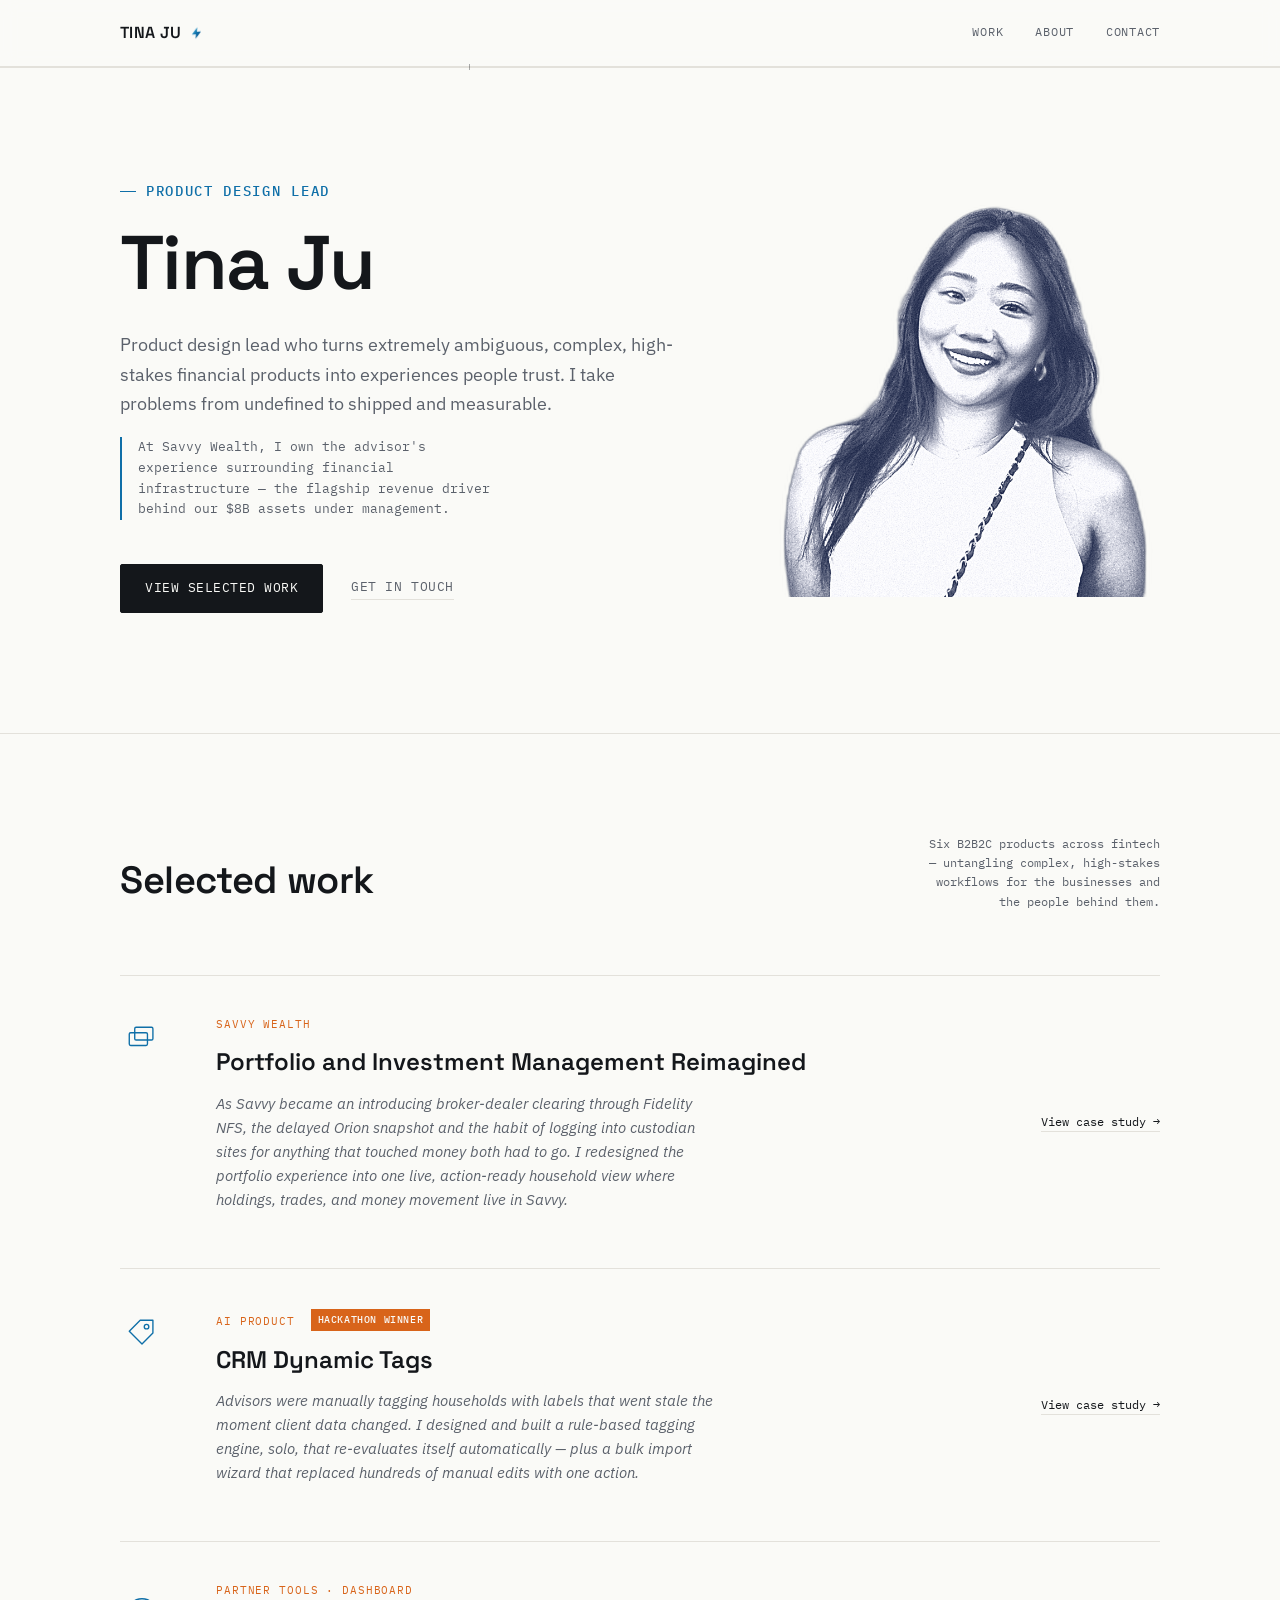
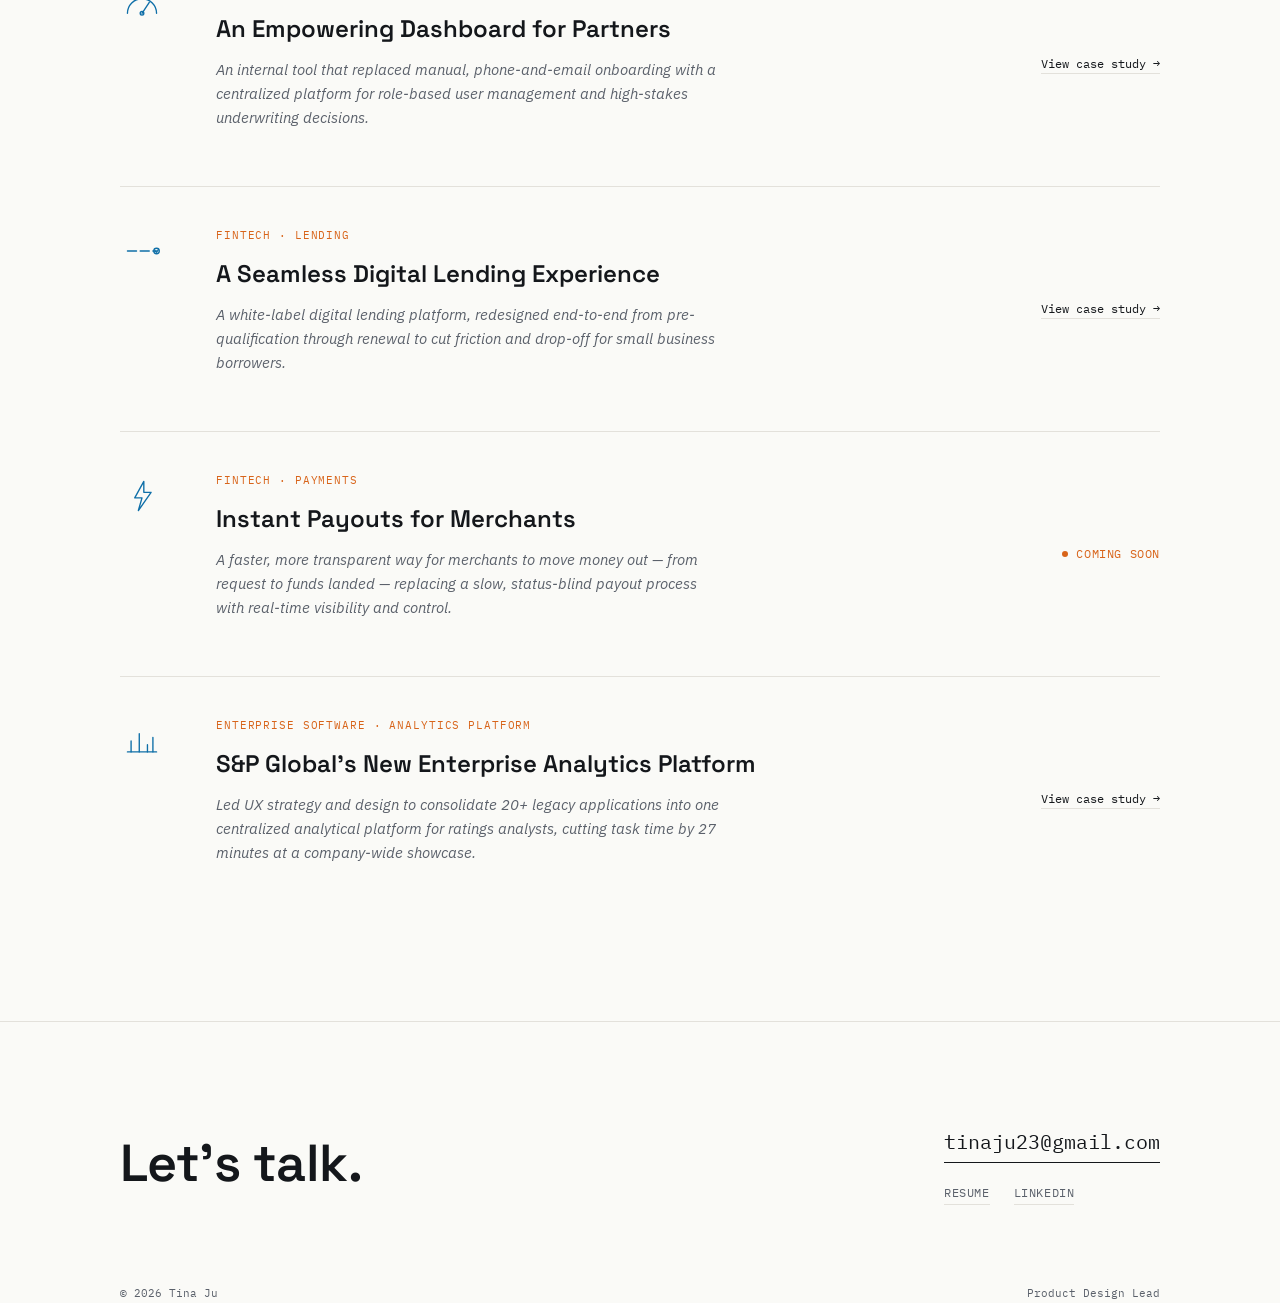
<file: index.html>
<!DOCTYPE html>
<html lang="en">
<head>
<meta charset="UTF-8">
<meta name="viewport" content="width=device-width, initial-scale=1.0">
<title>Tina Ju — Product Design Lead</title>
<meta name="description" content="Tina Ju, Product Design Lead. Designing transparency, trust, and human control into AI-assisted experiences, plus the design systems that turn ambiguity into shipped outcomes.">
<link rel="canonical" href="https://www.tina-ju.com/">
<meta property="og:title" content="Tina Ju — Product Design Lead">
<meta property="og:description" content="Designing transparency, trust, and human control into AI-assisted experiences, plus the design systems that turn ambiguity into shipped outcomes.">
<meta property="og:url" content="https://www.tina-ju.com/">
<meta property="og:type" content="website">
<link rel="icon" type="image/svg+xml" href="favicon.svg">
<link rel="preconnect" href="https://fonts.googleapis.com">
<link rel="preconnect" href="https://fonts.gstatic.com" crossorigin>
<link href="https://fonts.googleapis.com/css2?family=Space+Grotesk:wght@400;500;600;700&family=IBM+Plex+Sans:wght@400;500;600&family=IBM+Plex+Mono:wght@400;500&display=swap" rel="stylesheet">
<link rel="stylesheet" href="styles.css">
<style>
  /* ============ HERO ============ */
  #hero{
    padding:180px 0 120px;
    border-bottom:1px solid var(--line);
  }
  .hero-grid{
    display:grid;
    grid-template-columns:1.2fr .8fr;
    gap:64px;
    align-items:center;
  }
  .hero-photo{
    width:100%; height:auto; display:block;
    max-height:520px; object-fit:contain;
    margin-left:auto;
  }
  .eyebrow{
    font-family:var(--font-mono); font-size:12px; letter-spacing:0.12em;
    text-transform:uppercase; color:var(--verified);
    display:flex; align-items:center; gap:10px; margin-bottom:22px;
  }
  .eyebrow::before{
    content:''; width:16px; height:1px; background:var(--verified);
  }
  h1{
    font-family:var(--font-display); font-weight:600;
    font-size:clamp(42px, 6vw, 76px); line-height:1.02; letter-spacing:-0.02em;
    max-width:14ch;
  }
  .role{
    font-family:var(--font-display); font-weight:500; font-size:clamp(18px,2vw,22px);
    color:var(--slate); margin-top:18px;
  }
  .hero-sub{
    font-size:18px; color:var(--slate); max-width:52ch; margin-top:28px;
    line-height:1.65;
  }
  .hero-subcopy{
    font-family:var(--font-mono); font-size:13px; color:var(--slate);
    max-width:48ch; margin-top:18px; line-height:1.6;
    padding-left:16px; border-left:2px solid var(--verified);
  }
  .hero-cta{ display:flex; gap:28px; margin-top:44px; align-items:center; flex-wrap:wrap; }

  /* ============ WORK ============ */
  .project{
    display:grid; grid-template-columns:64px 1fr auto; gap:32px;
    align-items:start; padding:40px 0; border-top:1px solid var(--line);
    transition:background .2s ease, padding-left .2s ease, padding-right .2s ease;
    cursor:pointer;
  }
  .project:last-child{ border-bottom:none; }
  .project:hover{ background:var(--paper-dim); padding-left:20px; padding-right:20px; }
  .project-icon{
    width:44px; height:44px; color:var(--verified);
    padding-top:4px;
  }
  .project-tag{
    font-family:var(--font-mono); font-size:11px; letter-spacing:0.08em;
    text-transform:uppercase; color:var(--flag); margin-bottom:10px;
  }
  .badge-hackathon{
    display:inline-flex; align-items:center;
    font-family:var(--font-mono); font-size:10px; font-weight:500;
    letter-spacing:0.06em; text-transform:uppercase;
    color:var(--paper); background:var(--flag);
    padding:3px 7px; margin-left:8px; vertical-align:2px;
  }
  .project-title{
    font-family:var(--font-display); font-weight:600; font-size:24px;
    margin-bottom:10px;
  }
  .project-desc{
    font-style:italic; color:var(--slate); font-size:15px; max-width:56ch;
    margin-bottom:16px;
  }
  .project-link{
    font-family:var(--font-mono); font-size:12px; color:var(--ink);
    white-space:nowrap; align-self:center;
    border-bottom:1px solid var(--line);
    transition:border-color .15s ease;
  }
  .project:hover .project-link{ border-color:var(--verified); }
  .project-link.is-soon{
    display:inline-flex; align-items:center; gap:8px;
    color:var(--flag); border-color:transparent;
    text-transform:uppercase; letter-spacing:0.05em;
  }
  .project:hover .project-link.is-soon{ border-color:transparent; }
  .soon-dot{
    width:6px; height:6px; border-radius:50%; background:var(--flag);
    animation:pulse-dot 1.8s ease-in-out infinite;
  }
  @keyframes pulse-dot{
    0%, 100%{ opacity:1; transform:scale(1); }
    50%{ opacity:0.4; transform:scale(0.7); }
  }

  /* ============ CONTACT ============ */
  #contact{ border-bottom:none; padding-bottom:80px; }
  .contact-grid{
    display:flex; justify-content:space-between; align-items:flex-end;
    flex-wrap:wrap; gap:40px;
  }
  #contact h2{
    font-family:var(--font-display); font-weight:600;
    font-size:clamp(32px,4.4vw,52px); letter-spacing:-0.01em; max-width:12ch;
  }
  .contact-right{ display:flex; flex-direction:column; gap:16px; align-items:flex-start; }
  .contact-email{
    font-family:var(--font-mono); font-size:20px; border-bottom:1px solid var(--ink);
    padding-bottom:4px; transition:color .15s ease, border-color .15s ease;
  }
  .contact-email:hover{ color:var(--verified); border-color:var(--verified); }
  .contact-links{ display:flex; gap:24px; margin-top:4px; }
  .contact-links a{
    font-family:var(--font-mono); font-size:12px; letter-spacing:0.05em;
    text-transform:uppercase; color:var(--slate);
    border-bottom:1px solid var(--line); padding-bottom:2px;
  }
  .contact-links a:hover{ color:var(--ink); border-color:var(--verified); }

  /* ============ RESPONSIVE ============ */
  @media (max-width: 860px){
    #hero{ padding:150px 0 80px; }
    .hero-grid{ grid-template-columns:1fr; gap:36px; }
    .hero-photo{ max-height:380px; margin-left:0; order:-1; }
    .eyebrow{ flex-wrap:wrap; }
    .project{ grid-template-columns:40px 1fr; }
    .project-link{ grid-column:2; margin-top:12px; }
    .contact-grid{ flex-direction:column; align-items:flex-start; }
  }
</style>
</head>
<body>

<svg width="0" height="0" style="position:absolute" aria-hidden="true">
  <defs>
    <linearGradient id="brandGrad" x1="0%" y1="0%" x2="100%" y2="100%">
      <stop offset="0%" stop-color="#5FCBEC"/>
      <stop offset="50%" stop-color="#0F6FA8"/>
      <stop offset="100%" stop-color="#0A4E85"/>
    </linearGradient>
  </defs>
</svg>

<header>
  <nav>
    <a href="/" data-route="/" class="nav-name">
      <span class="word">
        <span class="nav-scan"></span>
        <span class="nl" style="--i:0">T</span><span class="nl" style="--i:1">I</span><span class="nl" style="--i:2">N</span><span class="nl" style="--i:3">A</span>&nbsp;<span class="nl" style="--i:4">J</span><span class="nl" style="--i:5">U</span>
      </span>
      <span class="bolt-mark"><svg viewBox="0 0 24 24"><path d="M13 2 3 14h7l-1 8 10-12h-7l1-8z"/></svg></span>
    </a>
    <div class="nav-links">
      <a href="/work" data-nav data-route="/work">Work</a>
      <a href="/about">About</a>
      <a href="/contact" data-nav data-route="/contact">Contact</a>
    </div>
  </nav>
  <div class="cal-track" id="calTrack">
    <div class="cal-fill" id="calFill"></div>
  </div>
</header>

<main>

  <!-- ============ HERO ============ -->
  <section id="hero" style="border-top:none;">
    <div class="wrap hero-grid">
      <div>
        <div class="eyebrow">PRODUCT DESIGN LEAD</div>
        <h1>Tina Ju</h1>
        <p class="hero-sub">
          Product design lead who turns extremely ambiguous, complex, high-stakes financial
          products into experiences people trust. I take problems from undefined to shipped
          and measurable.
        </p>
        <p class="hero-subcopy">
          At Savvy Wealth, I own the advisor's experience surrounding financial infrastructure —
          the flagship revenue driver behind our $8B assets under management.
        </p>
        <div class="hero-cta">
          <a href="/work" data-route="/work" class="btn">View selected work</a>
          <a href="/contact" data-route="/contact" class="btn-ghost">Get in touch</a>
        </div>
      </div>
      <img class="hero-photo" src="images/tina-portrait-bw.png" alt="Tina Ju, black and white portrait">
    </div>
  </section>

  <!-- ============ WORK ============ -->
  <section id="work">
    <div class="wrap">
      <div class="section-head">
        <h2>Selected work</h2>
        <p class="section-note">Six B2B2C products across fintech — untangling complex, high-stakes workflows for the businesses and the people behind them.</p>
      </div>

      <!-- Project 1 -->
      <a class="project" href="/portfolio-redesign">
        <svg class="project-icon" viewBox="0 0 44 44" fill="none" stroke="currentColor" stroke-width="1.5" stroke-linecap="round" stroke-linejoin="round">
          <rect x="8" y="14" width="20" height="14" rx="1.5"/>
          <rect x="14" y="8" width="20" height="14" rx="1.5"/>
        </svg>
        <div>
          <div class="project-tag">Savvy Wealth</div>
          <div class="project-title">Portfolio and Investment Management Reimagined</div>
          <p class="project-desc">As Savvy became an introducing broker-dealer clearing through Fidelity NFS, the delayed Orion snapshot and the habit of logging into custodian sites for anything that touched money both had to go. I redesigned the portfolio experience into one live, action-ready household view where holdings, trades, and money movement live in Savvy.</p>
        </div>
        <span class="project-link">View case study →</span>
      </a>

      <!-- Project 2 -->
      <a class="project" href="/crm-tags">
        <svg class="project-icon" viewBox="0 0 44 44" fill="none" stroke="currentColor" stroke-width="1.5" stroke-linecap="round" stroke-linejoin="round">
          <path d="M8 20 L20 8 H34 V22 L22 34 Z"/>
          <circle cx="27" cy="15" r="2.5"/>
        </svg>
        <div>
          <div class="project-tag">AI Product <span class="badge-hackathon">Hackathon Winner</span></div>
          <div class="project-title">CRM Dynamic Tags</div>
          <p class="project-desc">Advisors were manually tagging households with labels that went stale the moment client data changed. I designed and built a rule-based tagging engine, solo, that re-evaluates itself automatically — plus a bulk import wizard that replaced hundreds of manual edits with one action.</p>
        </div>
        <span class="project-link">View case study →</span>
      </a>

      <!-- Project 3 -->
      <a class="project" href="/jaris-dashboard">
        <svg class="project-icon" viewBox="0 0 44 44" fill="none" stroke="currentColor" stroke-width="1.5" stroke-linecap="round" stroke-linejoin="round">
          <path d="M6 30 A16 16 0 0 1 38 30"/>
          <path d="M22 30 L30 18"/>
          <circle cx="22" cy="30" r="2"/>
        </svg>
        <div>
          <div class="project-tag">Partner Tools · Dashboard</div>
          <div class="project-title">An Empowering Dashboard for Partners</div>
          <p class="project-desc">An internal tool that replaced manual, phone-and-email onboarding with a centralized platform for role-based user management and high-stakes underwriting decisions.</p>
        </div>
        <span class="project-link">View case study →</span>
      </a>

      <!-- Project 4 -->
      <a class="project" href="/jaris-lending">
        <svg class="project-icon" viewBox="0 0 44 44" fill="none" stroke="currentColor" stroke-width="1.5" stroke-linecap="round" stroke-linejoin="round">
          <path d="M6 22 H16 M20 22 H30 M34 22 H38"/>
          <circle cx="38" cy="22" r="3"/>
          <path d="M36.5 22 L38 23.5 L40 20.5" stroke-width="1.3"/>
        </svg>
        <div>
          <div class="project-tag">Fintech · Lending</div>
          <div class="project-title">A Seamless Digital Lending Experience</div>
          <p class="project-desc">A white-label digital lending platform, redesigned end-to-end from pre-qualification through renewal to cut friction and drop-off for small business borrowers.</p>
        </div>
        <span class="project-link">View case study →</span>
      </a>

      <!-- Project 5 -->
      <a class="project" href="/jaris-instantpayouts-1">
        <svg class="project-icon" viewBox="0 0 44 44" fill="none" stroke="currentColor" stroke-width="1.5" stroke-linecap="round" stroke-linejoin="round">
          <path d="M24 6 L14 24 H22 L18 38 L32 18 H24 Z"/>
        </svg>
        <div>
          <div class="project-tag">Fintech · Payments</div>
          <div class="project-title">Instant Payouts for Merchants</div>
          <p class="project-desc">A faster, more transparent way for merchants to move money out — from request to funds landed — replacing a slow, status-blind payout process with real-time visibility and control.</p>
        </div>
        <span class="project-link is-soon"><span class="soon-dot"></span>Coming soon</span>
      </a>

      <!-- Project 6 -->
      <a class="project" href="/spglobal">
        <svg class="project-icon" viewBox="0 0 44 44" fill="none" stroke="currentColor" stroke-width="1.5" stroke-linecap="round" stroke-linejoin="round">
          <path d="M6 34 H38"/>
          <path d="M10 34 V22 M19 34 V14 M28 34 V26 M34 34 V18"/>
        </svg>
        <div>
          <div class="project-tag">Enterprise Software · Analytics Platform</div>
          <div class="project-title">S&amp;P Global's New Enterprise Analytics Platform</div>
          <p class="project-desc">Led UX strategy and design to consolidate 20+ legacy applications into one centralized analytical platform for ratings analysts, cutting task time by 27 minutes at a company-wide showcase.</p>
        </div>
        <span class="project-link">View case study →</span>
      </a>

    </div>
  </section>

  <!-- ============ CONTACT ============ -->
  <section id="contact">
    <div class="wrap contact-grid">
      <h2>Let's talk.</h2>
      <div class="contact-right">
        <a href="mailto:tinaju23@gmail.com" class="contact-email">tinaju23@gmail.com</a>
        <div class="contact-links">
          <a href="Tina-Ju-Resume.pdf" target="_blank" rel="noopener">Resume</a>
          <a href="https://www.linkedin.com/in/tina-ju" target="_blank" rel="noopener">LinkedIn</a>
        </div>
      </div>
    </div>
  </section>

</main>

<footer class="wrap">
  <span>© 2026 Tina Ju</span>
  <span>Product Design Lead</span>
</footer>

<script>
  // ---- Calibration bar: scroll progress + section ticks ----
  const track = document.getElementById('calTrack');
  const fill = document.getElementById('calFill');
  const sections = ['work','contact'].map(id => document.getElementById(id));
  const navLinks = document.querySelectorAll('[data-nav]');

  // ---- Clean-URL routing for the in-page sections (hero/work/contact) ----
  const SECTION_PATHS = { hero:'/', work:'/work', contact:'/contact' };
  const routeSections = Object.keys(SECTION_PATHS).map(id => document.getElementById(id));

  function scrollToPath(path, smooth){
    const id = Object.keys(SECTION_PATHS).find(key => SECTION_PATHS[key] === path);
    const el = id ? document.getElementById(id) : null;
    if(el) el.scrollIntoView({ behavior: smooth ? 'smooth' : 'auto', block:'start' });
  }

  document.querySelectorAll('[data-route]').forEach(link => {
    link.addEventListener('click', e => {
      const path = link.getAttribute('data-route');
      e.preventDefault();
      if(location.pathname !== path) history.pushState(null, '', path);
      scrollToPath(path, true);
    });
  });

  window.addEventListener('popstate', () => scrollToPath(location.pathname, true));

  const initialPath = location.pathname;
  if(initialPath !== '/' && Object.values(SECTION_PATHS).includes(initialPath)){
    scrollToPath(initialPath, false);
    window.addEventListener('load', () => scrollToPath(initialPath, false));
  }

  function layoutTicks(){
    track.querySelectorAll('.cal-tick').forEach(t => t.remove());
    const docHeight = document.documentElement.scrollHeight - window.innerHeight;
    sections.forEach(sec => {
      const pct = (sec.offsetTop / docHeight) * 100;
      const tick = document.createElement('div');
      tick.className = 'cal-tick';
      tick.style.left = pct + '%';
      track.appendChild(tick);
    });
  }

  function updateFill(){
    const docHeight = document.documentElement.scrollHeight - window.innerHeight;
    const pct = docHeight > 0 ? (window.scrollY / docHeight) * 100 : 0;
    fill.style.width = Math.min(pct, 100) + '%';
  }

  window.addEventListener('scroll', updateFill, { passive:true });
  window.addEventListener('resize', () => { layoutTicks(); updateFill(); });
  window.addEventListener('load', () => { layoutTicks(); updateFill(); });

  // ---- Active nav link + URL on scroll ----
  const observer = new IntersectionObserver((entries) => {
    entries.forEach(entry => {
      if(entry.isIntersecting){
        const path = SECTION_PATHS[entry.target.id];
        navLinks.forEach(l => l.classList.remove('active'));
        const match = document.querySelector(`[data-nav][data-route="${path}"]`);
        if(match) match.classList.add('active');
        if(path && location.pathname !== path) history.replaceState(null, '', path);
      }
    });
  }, { rootMargin: '-45% 0px -50% 0px' });

  routeSections.forEach(sec => observer.observe(sec));
</script>

<script>
  // ---- Logo calibration animation: auto-plays once on load, replays on click ----
  (function(){
    const mark = document.querySelector('.nav-name');
    if(!mark) return;
    function play(){ mark.classList.remove('recalibrating'); void mark.offsetWidth; mark.classList.add('recalibrating'); }
    mark.addEventListener('click', play);
    if(!window.matchMedia('(prefers-reduced-motion: reduce)').matches){
      setTimeout(play, 350);
    }
  })();
</script>

</body>
</html>
</file>
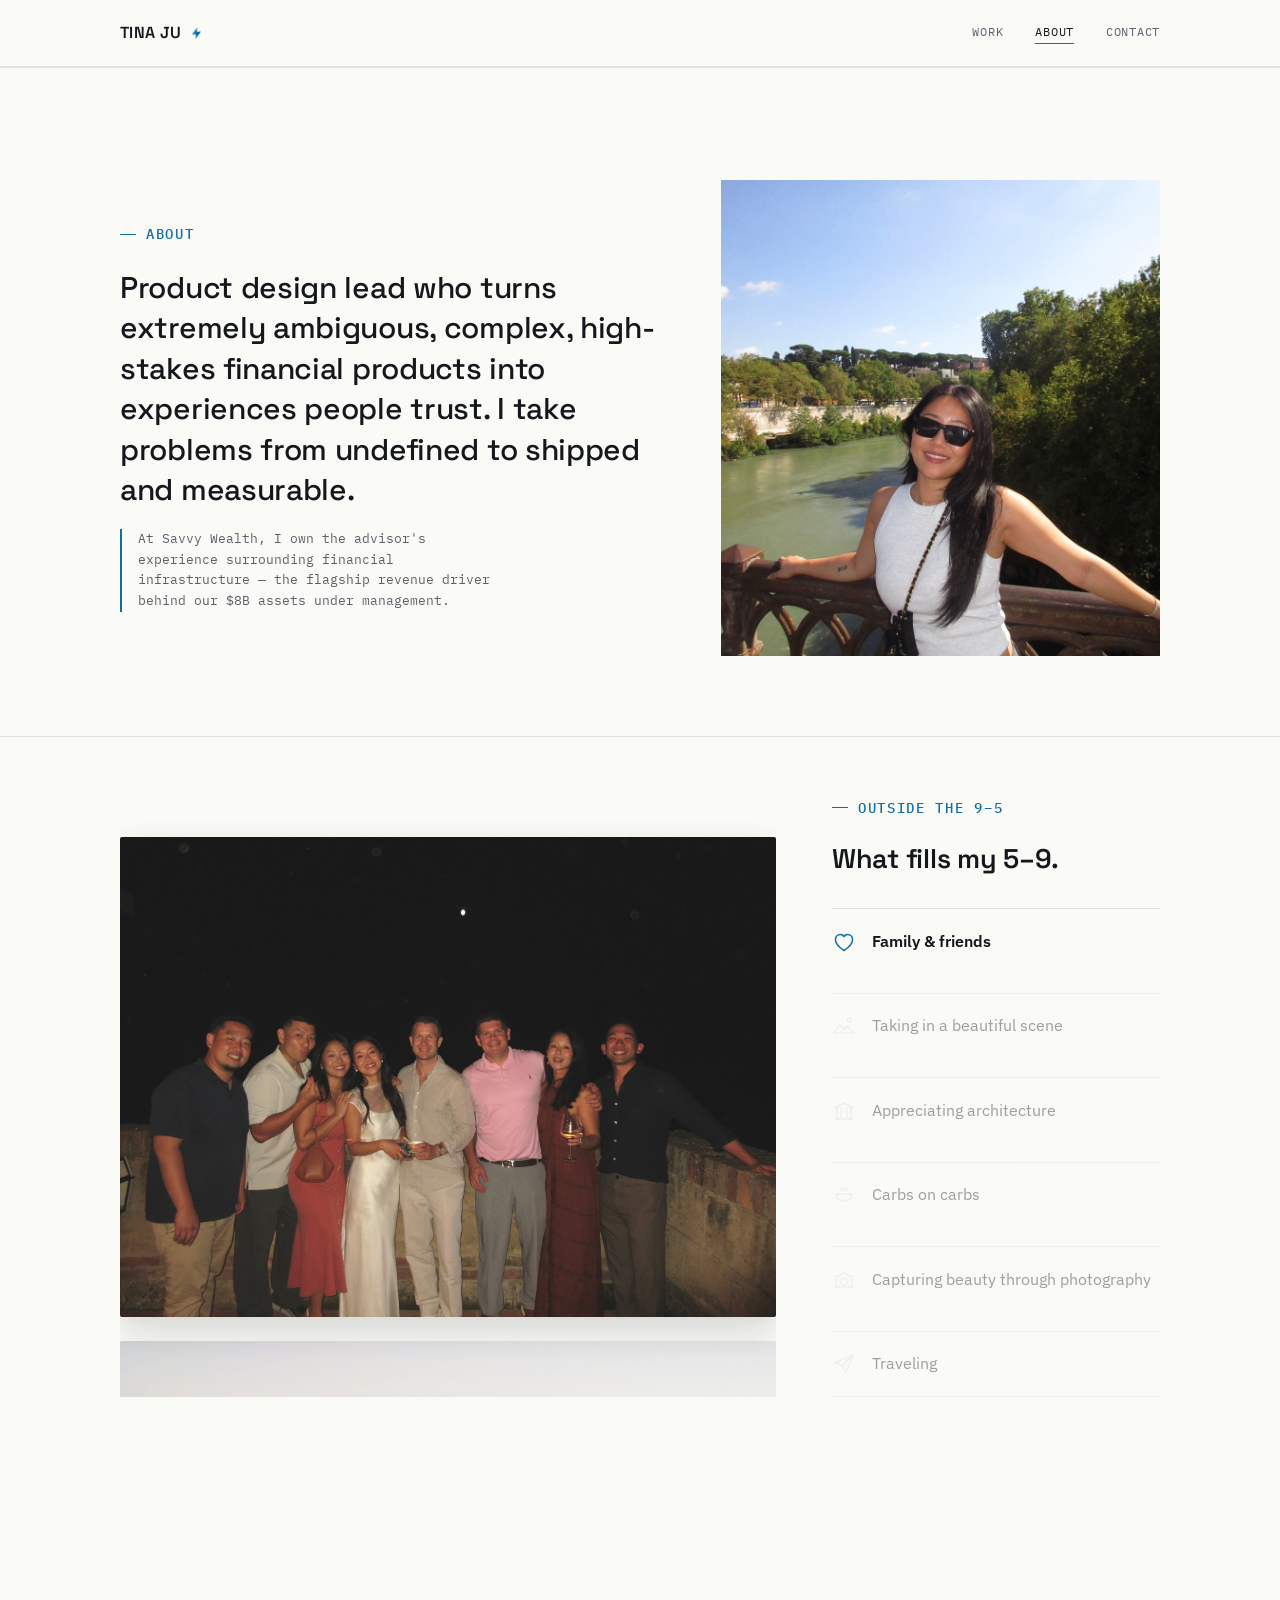
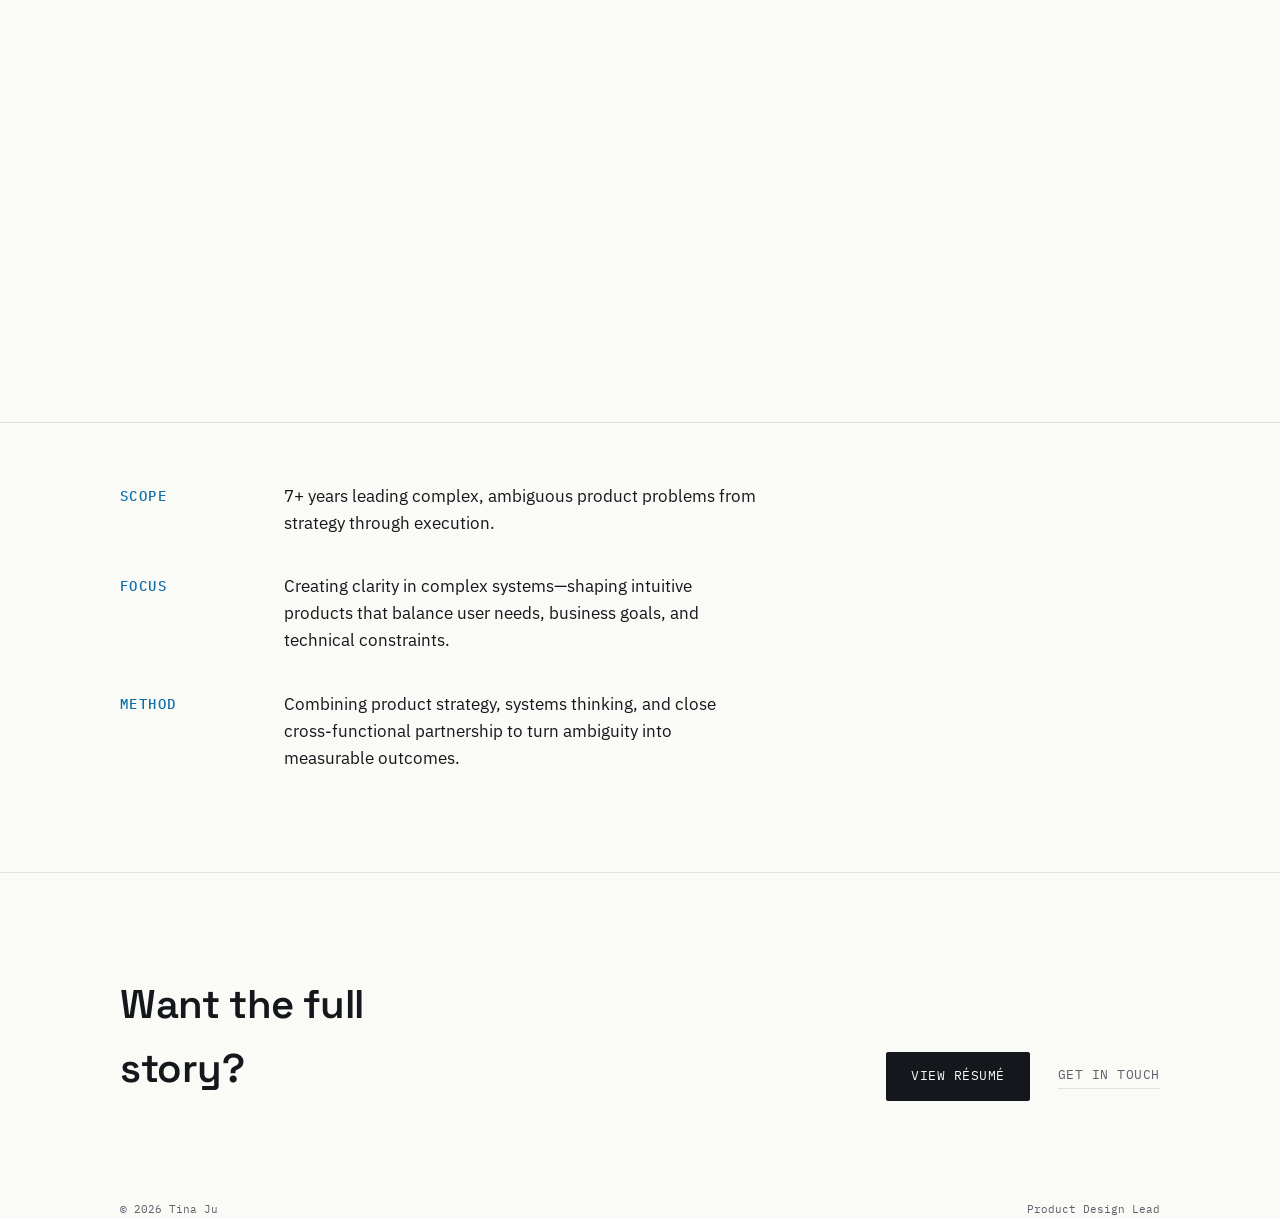
<file: about.html>
<!DOCTYPE html>
<html lang="en">
<head>
<meta charset="UTF-8">
<meta name="viewport" content="width=device-width, initial-scale=1.0">
<title>About — Tina Ju</title>
<meta name="description" content="About Tina Ju, Product Design Lead — scope, focus, and method behind 7+ years of turning ambiguity into shipped outcomes.">
<link rel="canonical" href="https://www.tina-ju.com/about">
<link rel="icon" type="image/svg+xml" href="favicon.svg">
<link rel="preconnect" href="https://fonts.googleapis.com">
<link rel="preconnect" href="https://fonts.gstatic.com" crossorigin>
<link href="https://fonts.googleapis.com/css2?family=Space+Grotesk:wght@400;500;600;700&family=IBM+Plex+Sans:wght@400;500;600&family=IBM+Plex+Mono:wght@400;500&display=swap" rel="stylesheet">
<link rel="stylesheet" href="styles.css">
<style>
  /* ============ ABOUT INTRO ============ */
  #intro{
    padding:180px 0 80px;
    border-top:none;
  }
  .intro-grid{
    display:grid;
    grid-template-columns:1.1fr .9fr;
    gap:64px;
    align-items:center;
  }
  .eyebrow{
    font-family:var(--font-mono); font-size:12px; letter-spacing:0.12em;
    text-transform:uppercase; color:var(--verified);
    display:flex; align-items:center; gap:10px; margin-bottom:22px;
  }
  .eyebrow::before{
    content:''; width:16px; height:1px; background:var(--verified);
  }
  .about-lede{
    font-family:var(--font-display); font-weight:500; font-size:clamp(22px,2.6vw,30px);
    line-height:1.35; letter-spacing:-0.01em; max-width:34ch;
  }
  .about-lede .mark{ color:var(--verified); }
  .about-subcopy{
    font-family:var(--font-mono); font-size:13px; color:var(--slate);
    max-width:48ch; margin-top:18px; line-height:1.6;
    padding-left:16px; border-left:2px solid var(--verified);
  }
  .intro-photo{
    width:100%; height:auto; display:block;
    max-height:520px; object-fit:contain;
    margin-left:auto;
  }

  /* ============ COLLAGE / PHOTO STACK ============ */
  #collage{ padding-top:20px; padding-bottom:40px; }
  .collage-layout{
    display:grid;
    grid-template-columns:2fr 1fr;
    gap:56px;
  }
  /* .photo-stack-wrap / aside.passions are the tall grid cells (stretched to
     the row height by default grid alignment). The actual visual boxes
     (.photo-stack / .passions-sticky) are positioned entirely by JS —
     see the pinScroll script — cycling between absolute (resting at the
     top of the wrap), fixed (pinned to the viewport while scrolling
     through the section), and absolute again (resting at the wrap's
     bottom) once the user scrolls past. This avoids relying on
     position:sticky, which behaves inconsistently across browsers when
     combined with flex/overflow like this. */
  .photo-stack-wrap{ position:relative; }
  .photo-stack{
    position:absolute;
    top:0; left:0; width:100%;
    height:640px;
    overflow:hidden;
    transition:top .2s ease;
  }
  .photo-stack-viewport{
    position:relative;
    width:100%;
    height:100%;
    overflow:hidden;
  }
  .stack-photo{
    position:absolute;
    left:0; right:0;
    height:480px;
    border-radius:2px;
    overflow:hidden;
    background:var(--paper-dim);
    box-shadow:0 12px 32px rgba(20,23,27,0.16);
    transition:transform 1.7s cubic-bezier(.16,1,.3,1), opacity 1.5s ease;
    will-change:transform, opacity;
  }
  .stack-photo img{
    width:100%; height:100%; object-fit:cover; display:block;
  }

  /* ============ PASSIONS ============ */
  /* .passions-sticky is position:absolute (out of flow), so this element
     needs an explicit height covering the box itself plus scroll runway —
     it can't rely on padding pushed down by in-flow content anymore. */
  .passions{ position:relative; min-height:calc(640px + 65vh); }
  .passions-sticky{
    position:absolute;
    top:0; left:0; width:100%;
    height:640px;
    overflow:hidden;
    padding-top:40px;
    display:flex;
    flex-direction:column;
    box-sizing:border-box;
  }
  .passions h3{
    font-family:var(--font-display); font-weight:600;
    font-size:clamp(22px,2.2vw,27px); letter-spacing:-0.01em;
    line-height:1.3; margin-bottom:8px;
  }
  .passions-list{
    flex:1;
    display:flex;
    flex-direction:column;
    justify-content:space-between;
    margin-top:24px;
  }
  .passion-item{
    display:flex; align-items:center; gap:16px;
    min-height:66px;
    padding:10px 0; border-top:1px solid var(--line);
    cursor:pointer; opacity:.4;
    transition:opacity .35s ease;
  }
  .passion-item:last-child{ border-bottom:1px solid var(--line); }
  .passion-item.active{ opacity:1; }
  .passion-icon{
    width:24px; height:24px; color:var(--line); flex-shrink:0;
    transition:color .35s ease;
  }
  .passion-item.active .passion-icon{ color:var(--verified); }
  .passion-label{
    font-size:15.5px; color:var(--ink); line-height:1.4;
    transition:font-weight .2s ease;
  }
  .passion-item.active .passion-label{ font-weight:600; }

  /* ============ MOBILE PASSIONS (photo + label pairs) ============ */
  /* Hidden on desktop, which uses the pinned .collage-layout above instead —
     see the media query below. */
  .mobile-passions{ display:none; }

  /* ============ FIELDS ============ */
  #fields{ padding-top:60px; }
  .fields{ display:flex; flex-direction:column; gap:36px; max-width:640px; }
  .field-row{ display:grid; grid-template-columns:140px 1fr; gap:24px; }
  .field-label{
    font-family:var(--font-mono); font-size:11px; letter-spacing:0.1em;
    color:var(--verified); padding-top:2px;
  }
  .field-value{ font-size:17px; color:var(--ink); line-height:1.6; }

  /* ============ RESUME CTA ============ */
  #resume-cta{ border-bottom:none; padding-bottom:100px; }
  .resume-grid{
    display:flex; justify-content:space-between; align-items:flex-end;
    flex-wrap:wrap; gap:32px;
  }
  #resume-cta h2{
    font-family:var(--font-display); font-weight:600;
    font-size:clamp(28px,3.6vw,40px); letter-spacing:-0.01em; max-width:14ch;
  }
  .resume-cta-actions{ display:flex; gap:28px; align-items:center; flex-wrap:wrap; }

  /* ============ RESPONSIVE ============ */
  @media (max-width: 860px){
    #intro{ padding:150px 0 60px; }
    .intro-grid{ grid-template-columns:1fr; gap:36px; }
    .intro-photo{ max-height:420px; margin-left:0; }
    /* Mobile drops the JS-pinned photo/heading interaction entirely — it
       was unreliable across devices (drifting, overlapping text). Instead
       each photo sits directly above its own label, heading on top, all in
       plain document flow. Nothing here is position:fixed/absolute or
       JS-driven — .collage-layout (desktop's version) is hidden outright. */
    .collage-layout{ display:none; }
    .mobile-passions{ display:block; }
    .mobile-passions h3{
      font-family:var(--font-display); font-weight:600;
      font-size:clamp(22px,2.2vw,27px); letter-spacing:-0.01em; line-height:1.3;
      margin-bottom:28px;
    }
    .mobile-passion-pair{ margin-bottom:32px; }
    .mobile-passion-pair:last-child{ margin-bottom:0; }
    .mobile-passion-photo{
      height:300px; border-radius:2px; overflow:hidden;
      background:var(--paper-dim); box-shadow:0 12px 32px rgba(20,23,27,0.16);
      margin-bottom:16px;
    }
    .mobile-passion-photo img{ width:100%; height:100%; object-fit:cover; display:block; }
    .mobile-passion-label{ display:flex; align-items:center; gap:16px; }
    .mobile-passion-label .passion-icon{ width:24px; height:24px; color:var(--verified); flex-shrink:0; }
    .mobile-passion-label .passion-label{ font-size:15.5px; font-weight:600; color:var(--ink); line-height:1.4; }
    .field-row{ grid-template-columns:1fr; gap:6px; }
    .resume-grid{ flex-direction:column; align-items:flex-start; }
  }
</style>
</head>
<body>

<svg width="0" height="0" style="position:absolute" aria-hidden="true">
  <defs>
    <linearGradient id="brandGrad" x1="0%" y1="0%" x2="100%" y2="100%">
      <stop offset="0%" stop-color="#5FCBEC"/>
      <stop offset="50%" stop-color="#0F6FA8"/>
      <stop offset="100%" stop-color="#0A4E85"/>
    </linearGradient>
  </defs>
</svg>

<header>
  <nav>
    <a href="/" class="nav-name">
      <span class="word">
        <span class="nav-scan"></span>
        <span class="nl" style="--i:0">T</span><span class="nl" style="--i:1">I</span><span class="nl" style="--i:2">N</span><span class="nl" style="--i:3">A</span>&nbsp;<span class="nl" style="--i:4">J</span><span class="nl" style="--i:5">U</span>
      </span>
      <span class="bolt-mark"><svg viewBox="0 0 24 24"><path d="M13 2 3 14h7l-1 8 10-12h-7l1-8z"/></svg></span>
    </a>
    <div class="nav-links">
      <a href="/work">Work</a>
      <a href="/about" class="active">About</a>
      <a href="/contact">Contact</a>
    </div>
  </nav>
  <div class="cal-track" id="calTrack">
    <div class="cal-fill" id="calFill"></div>
  </div>
</header>

<main>

  <!-- ============ INTRO ============ -->
  <section id="intro">
    <div class="wrap intro-grid">
      <div>
        <div class="eyebrow">ABOUT</div>
        <p class="about-lede">
          Product design lead who turns extremely ambiguous, complex, high-stakes financial
          products into experiences people trust. I take problems from undefined to shipped
          and measurable.
        </p>
        <p class="about-subcopy">
          At Savvy Wealth, I own the advisor's experience surrounding financial infrastructure —
          the flagship revenue driver behind our $8B assets under management.
        </p>
      </div>
      <img class="intro-photo" src="images/travel-8.jpg" alt="Tina smiling on a bridge in Rome">
    </div>
  </section>

  <!-- ============ COLLAGE / PHOTO STACK ============ -->
  <section id="collage">
    <div class="wrap collage-layout">
      <div class="photo-stack-wrap">
       <div class="photo-stack">
        <div class="photo-stack-viewport" id="photoStack">
          <div class="stack-photo" data-index="0"><img src="images/travel-7.jpg" alt="Tina celebrating with friends at night" style="object-position:center 40%;"></div>
          <div class="stack-photo" data-index="1"><img src="images/travel-5.jpg" alt="Tina watching a sunrise on safari"></div>
          <div class="stack-photo" data-index="2"><img src="images/travel-1.jpg" alt="Gilded interior detail from a European chateau"></div>
          <div class="stack-photo" data-index="3"><img src="images/travel-3.jpg" alt="Table of shared Italian pasta dishes"></div>
          <div class="stack-photo" data-index="4"><img src="images/travel-9.jpg" alt="Wildflowers and alpine mountains in soft focus"></div>
          <div class="stack-photo" data-index="5"><img src="images/travel-4.jpg" alt="Tina in Chamonix, France"></div>
        </div>
       </div>
      </div>

      <aside class="passions">
       <div class="passions-sticky">
        <div class="passions-heading-wrap">
         <div class="passions-heading">
          <div class="eyebrow">OUTSIDE THE 9–5</div>
          <h3>What fills my 5–9.</h3>
         </div>
        </div>
        <div class="passions-list" id="passionsList">
          <div class="passion-item" data-index="0">
            <svg class="passion-icon" viewBox="0 0 24 24" fill="none" stroke="currentColor" stroke-width="1.5" stroke-linecap="round" stroke-linejoin="round">
              <path d="M12 20.5C12 20.5 3.5 15.5 3.5 9.5C3.5 6.5 5.8 4.5 8.5 4.5C10 4.5 11.3 5.3 12 6.5C12.7 5.3 14 4.5 15.5 4.5C18.2 4.5 20.5 6.5 20.5 9.5C20.5 15.5 12 20.5 12 20.5Z"/>
            </svg>
            <span class="passion-label">Family &amp; friends</span>
          </div>
          <div class="passion-item" data-index="1">
            <svg class="passion-icon" viewBox="0 0 24 24" fill="none" stroke="currentColor" stroke-width="1.5" stroke-linecap="round" stroke-linejoin="round">
              <circle cx="17" cy="6" r="2"/>
              <path d="M2 19L8 11L12 15.5L15 12L22 19H2Z"/>
            </svg>
            <span class="passion-label">Taking in a beautiful scene</span>
          </div>
          <div class="passion-item" data-index="2">
            <svg class="passion-icon" viewBox="0 0 24 24" fill="none" stroke="currentColor" stroke-width="1.5" stroke-linecap="round" stroke-linejoin="round">
              <path d="M3 9L12 4L21 9"/>
              <path d="M5 20V9"/>
              <path d="M9 20V9"/>
              <path d="M15 20V9"/>
              <path d="M19 20V9"/>
              <path d="M4 20H20"/>
            </svg>
            <span class="passion-label">Appreciating architecture</span>
          </div>
          <div class="passion-item" data-index="3">
            <svg class="passion-icon" viewBox="0 0 24 24" fill="none" stroke="currentColor" stroke-width="1.5" stroke-linecap="round" stroke-linejoin="round">
              <path d="M4 11H20C20 15 16.5 18 12 18C7.5 18 4 15 4 11Z"/>
              <path d="M9 8C9 6.5 8 6 8 4.5"/>
              <path d="M12 8C12 6.5 11 6 11 4.5"/>
              <path d="M15 8C15 6.5 14 6 14 4.5"/>
            </svg>
            <span class="passion-label">Carbs on carbs</span>
          </div>
          <div class="passion-item" data-index="4">
            <svg class="passion-icon" viewBox="0 0 24 24" fill="none" stroke="currentColor" stroke-width="1.5" stroke-linecap="round" stroke-linejoin="round">
              <path d="M4 8H8L9.5 5.5H14.5L16 8H20V19H4V8Z"/>
              <circle cx="12" cy="13.5" r="3.5"/>
            </svg>
            <span class="passion-label">Capturing beauty through photography</span>
          </div>
          <div class="passion-item" data-index="5">
            <svg class="passion-icon" viewBox="0 0 24 24" fill="none" stroke="currentColor" stroke-width="1.5" stroke-linecap="round" stroke-linejoin="round">
              <path d="M21 3L3 10.5L10.5 13.5L13.5 21L21 3Z"/>
              <path d="M10.5 13.5L21 3"/>
            </svg>
            <span class="passion-label">Traveling</span>
          </div>
        </div>
       </div>
      </aside>
    </div>

    <!-- Mobile-only: heading on top, each photo stacked directly above its
         own label. Hidden on desktop, which uses .collage-layout above. -->
    <div class="wrap mobile-passions">
      <div class="passions-heading">
        <div class="eyebrow">OUTSIDE THE 9–5</div>
        <h3>What fills my 5–9.</h3>
      </div>

      <div class="mobile-passion-pair">
        <div class="mobile-passion-photo"><img src="images/travel-7.jpg" alt="Tina celebrating with friends at night" style="object-position:center 40%;"></div>
        <div class="mobile-passion-label">
          <svg class="passion-icon" viewBox="0 0 24 24" fill="none" stroke="currentColor" stroke-width="1.5" stroke-linecap="round" stroke-linejoin="round">
            <path d="M12 20.5C12 20.5 3.5 15.5 3.5 9.5C3.5 6.5 5.8 4.5 8.5 4.5C10 4.5 11.3 5.3 12 6.5C12.7 5.3 14 4.5 15.5 4.5C18.2 4.5 20.5 6.5 20.5 9.5C20.5 15.5 12 20.5 12 20.5Z"/>
          </svg>
          <span class="passion-label">Family &amp; friends</span>
        </div>
      </div>

      <div class="mobile-passion-pair">
        <div class="mobile-passion-photo"><img src="images/travel-5.jpg" alt="Tina watching a sunrise on safari"></div>
        <div class="mobile-passion-label">
          <svg class="passion-icon" viewBox="0 0 24 24" fill="none" stroke="currentColor" stroke-width="1.5" stroke-linecap="round" stroke-linejoin="round">
            <circle cx="17" cy="6" r="2"/>
            <path d="M2 19L8 11L12 15.5L15 12L22 19H2Z"/>
          </svg>
          <span class="passion-label">Taking in a beautiful scene</span>
        </div>
      </div>

      <div class="mobile-passion-pair">
        <div class="mobile-passion-photo"><img src="images/travel-1.jpg" alt="Gilded interior detail from a European chateau"></div>
        <div class="mobile-passion-label">
          <svg class="passion-icon" viewBox="0 0 24 24" fill="none" stroke="currentColor" stroke-width="1.5" stroke-linecap="round" stroke-linejoin="round">
            <path d="M3 9L12 4L21 9"/>
            <path d="M5 20V9"/>
            <path d="M9 20V9"/>
            <path d="M15 20V9"/>
            <path d="M19 20V9"/>
            <path d="M4 20H20"/>
          </svg>
          <span class="passion-label">Appreciating architecture</span>
        </div>
      </div>

      <div class="mobile-passion-pair">
        <div class="mobile-passion-photo"><img src="images/travel-3.jpg" alt="Table of shared Italian pasta dishes"></div>
        <div class="mobile-passion-label">
          <svg class="passion-icon" viewBox="0 0 24 24" fill="none" stroke="currentColor" stroke-width="1.5" stroke-linecap="round" stroke-linejoin="round">
            <path d="M4 11H20C20 15 16.5 18 12 18C7.5 18 4 15 4 11Z"/>
            <path d="M9 8C9 6.5 8 6 8 4.5"/>
            <path d="M12 8C12 6.5 11 6 11 4.5"/>
            <path d="M15 8C15 6.5 14 6 14 4.5"/>
          </svg>
          <span class="passion-label">Carbs on carbs</span>
        </div>
      </div>

      <div class="mobile-passion-pair">
        <div class="mobile-passion-photo"><img src="images/travel-9.jpg" alt="Wildflowers and alpine mountains in soft focus"></div>
        <div class="mobile-passion-label">
          <svg class="passion-icon" viewBox="0 0 24 24" fill="none" stroke="currentColor" stroke-width="1.5" stroke-linecap="round" stroke-linejoin="round">
            <path d="M4 8H8L9.5 5.5H14.5L16 8H20V19H4V8Z"/>
            <circle cx="12" cy="13.5" r="3.5"/>
          </svg>
          <span class="passion-label">Capturing beauty through photography</span>
        </div>
      </div>

      <div class="mobile-passion-pair">
        <div class="mobile-passion-photo"><img src="images/travel-4.jpg" alt="Tina in Chamonix, France"></div>
        <div class="mobile-passion-label">
          <svg class="passion-icon" viewBox="0 0 24 24" fill="none" stroke="currentColor" stroke-width="1.5" stroke-linecap="round" stroke-linejoin="round">
            <path d="M21 3L3 10.5L10.5 13.5L13.5 21L21 3Z"/>
            <path d="M10.5 13.5L21 3"/>
          </svg>
          <span class="passion-label">Traveling</span>
        </div>
      </div>
    </div>
  </section>

  <!-- ============ FIELDS ============ -->
  <section id="fields">
    <div class="wrap">
      <div class="fields">
        <div class="field-row">
          <div class="field-label">SCOPE</div>
          <div class="field-value">7+ years leading complex, ambiguous product problems from strategy through execution.</div>
        </div>
        <div class="field-row">
          <div class="field-label">FOCUS</div>
          <div class="field-value">Creating clarity in complex systems—shaping intuitive products that balance user needs, business goals, and technical constraints.</div>
        </div>
        <div class="field-row">
          <div class="field-label">METHOD</div>
          <div class="field-value">Combining product strategy, systems thinking, and close cross-functional partnership to turn ambiguity into measurable outcomes.</div>
        </div>
      </div>
    </div>
  </section>

  <!-- ============ RESUME CTA ============ -->
  <section id="resume-cta">
    <div class="wrap resume-grid">
      <h2>Want the full story?</h2>
      <div class="resume-cta-actions">
        <a href="Tina-Ju-Resume.pdf" target="_blank" rel="noopener" class="btn">View résumé</a>
        <a href="/contact" class="btn-ghost">Get in touch</a>
      </div>
    </div>
  </section>

</main>

<footer class="wrap">
  <span>© 2026 Tina Ju</span>
  <span>Product Design Lead</span>
</footer>

<script>
  const track = document.getElementById('calTrack');
  const fill = document.getElementById('calFill');

  function updateFill(){
    const docHeight = document.documentElement.scrollHeight - window.innerHeight;
    const pct = docHeight > 0 ? (window.scrollY / docHeight) * 100 : 0;
    fill.style.width = Math.min(pct, 100) + '%';
  }

  window.addEventListener('resize', updateFill);
  window.addEventListener('load', updateFill);

  // ---- Photo stack driven by which passion item is centered ----
  const stackPhotos = Array.from(document.querySelectorAll('.stack-photo'));
  const passionItems = Array.from(document.querySelectorAll('.passion-item'));

  function setActivePhoto(idx){
    if (!isDesktop()) return; // mobile shows every photo statically, no cycling
    const viewport = document.getElementById('photoStack');
    const H = viewport.clientHeight;
    const cardH = stackPhotos[0].offsetHeight;
    const gap = 24;
    const step = cardH + gap;
    const centerOffset = (H - cardH) / 2;

    stackPhotos.forEach(el => {
      const i = Number(el.dataset.index);
      const rel = i - idx;
      const y = centerOffset + rel * step;
      el.style.transform = `translateY(${y}px)`;
      el.style.opacity = rel === 0 ? '1' : (Math.abs(rel) === 1 ? '0.55' : '0');
      el.style.zIndex = rel === 0 ? '3' : (Math.abs(rel) === 1 ? '2' : '1');
      el.style.pointerEvents = rel === 0 ? 'auto' : 'none';
    });
    passionItems.forEach(el => {
      el.classList.toggle('active', Number(el.dataset.index) === idx);
    });
  }

  // ---- Pin both the photo box and the passions copy via JS, not CSS
  // position:sticky (which behaves inconsistently across browsers when
  // combined with flex/overflow the way these need). Each pinned box cycles
  // through three phases as the page scrolls: resting at the top of its tall
  // wrapper, fixed to the viewport while scrolling through the section, and
  // resting at the bottom of its wrapper once scrolled past.
  const photoWrap = document.querySelector('.photo-stack-wrap');
  const photoBox = document.querySelector('.photo-stack');
  const passionsWrap = document.querySelector('.passions');
  const passionsBox = document.querySelector('.passions-sticky');

  function isDesktop(){
    return window.matchMedia('(min-width: 861px)').matches;
  }

  function pinTop(){
    return 110;
  }

  function pinBox(wrapEl, boxEl){
    const top = pinTop();
    const boxH = boxEl.offsetHeight;
    const wrapRect = wrapEl.getBoundingClientRect();

    if (wrapRect.top > top) {
      // Phase A — not reached yet: rest at the top of the wrapper.
      boxEl.style.position = 'absolute';
      boxEl.style.top = '0px';
      boxEl.style.left = '0px';
      boxEl.style.width = '100%';
    } else if (wrapRect.bottom - boxH < top) {
      // Phase C — scrolled past: rest at the bottom of the wrapper.
      boxEl.style.position = 'absolute';
      boxEl.style.top = (wrapEl.offsetHeight - boxH) + 'px';
      boxEl.style.left = '0px';
      boxEl.style.width = '100%';
    } else {
      // Phase B — pinned to the viewport.
      boxEl.style.position = 'fixed';
      boxEl.style.top = top + 'px';
      boxEl.style.left = wrapRect.left + 'px';
      boxEl.style.width = wrapRect.width + 'px';
    }
  }

  function computeScrollRange(){
    const boxH = photoBox.offsetHeight;
    const wrapRect = photoWrap.getBoundingClientRect();
    const absoluteTop = wrapRect.top + window.scrollY;
    const pinStart = absoluteTop - pinTop();
    const pinRange = Math.max(photoWrap.offsetHeight - boxH, 1);
    return { pinStart, pinRange };
  }

  // Mobile shows the photos and passions copy as a plain static stack (see
  // the mobile media query) — no JS positioning needed there at all. Clear
  // any inline styles pinBox left behind from a previous desktop-width
  // layout (e.g. the window was resized down rather than loaded fresh at
  // mobile width) — inline styles win over the mobile CSS regardless of
  // media query, so they'd otherwise keep the old fixed positioning stuck.
  function updateFromScroll(){
    if (!isDesktop()) {
      if (photoBox.style.position) {
        photoBox.style.position = '';
        photoBox.style.top = '';
        photoBox.style.left = '';
        photoBox.style.width = '';
      }
      if (passionsBox.style.position) {
        passionsBox.style.position = '';
        passionsBox.style.top = '';
        passionsBox.style.left = '';
        passionsBox.style.width = '';
      }
      stackPhotos.forEach(el => {
        el.style.transform = '';
        el.style.opacity = '';
        el.style.zIndex = '';
        el.style.pointerEvents = '';
      });
      passionItems.forEach(el => el.classList.remove('active'));
      return;
    }
    pinBox(photoWrap, photoBox);
    pinBox(passionsWrap, passionsBox);

    const { pinStart, pinRange } = computeScrollRange();
    const progress = Math.min(1, Math.max(0, (window.scrollY - pinStart) / pinRange));
    const idx = Math.min(passionItems.length - 1, Math.floor(progress * passionItems.length));
    setActivePhoto(idx);
  }

  passionItems.forEach((el, i) => {
    el.addEventListener('click', () => {
      if (!isDesktop()) return; // mobile has no "active" photo to jump to
      const { pinStart, pinRange } = computeScrollRange();
      const target = pinStart + ((i + 0.5) / passionItems.length) * pinRange;
      window.scrollTo({ top: target, behavior: 'smooth' });
    });
  });

  // Batch scroll-driven updates to once per animation frame instead of once
  // per raw scroll event — mobile fires scroll events at a very high rate,
  // and reading layout (getBoundingClientRect) then writing it (inline
  // style) on every single one causes visible jank/glitching there.
  let scrollTicking = false;
  function onScroll(){
    if (scrollTicking) return;
    scrollTicking = true;
    requestAnimationFrame(() => {
      updateFill();
      updateFromScroll();
      scrollTicking = false;
    });
  }

  setActivePhoto(0);
  updateFromScroll();
  window.addEventListener('scroll', onScroll, { passive: true });
  window.addEventListener('resize', updateFromScroll);
</script>

<script>
  // ---- Logo calibration animation: auto-plays once on load, replays on click ----
  (function(){
    const mark = document.querySelector('.nav-name');
    if(!mark) return;
    function play(){ mark.classList.remove('recalibrating'); void mark.offsetWidth; mark.classList.add('recalibrating'); }
    mark.addEventListener('click', play);
    if(!window.matchMedia('(prefers-reduced-motion: reduce)').matches){
      setTimeout(play, 350);
    }
  })();
</script>

</body>
</html>
</file>
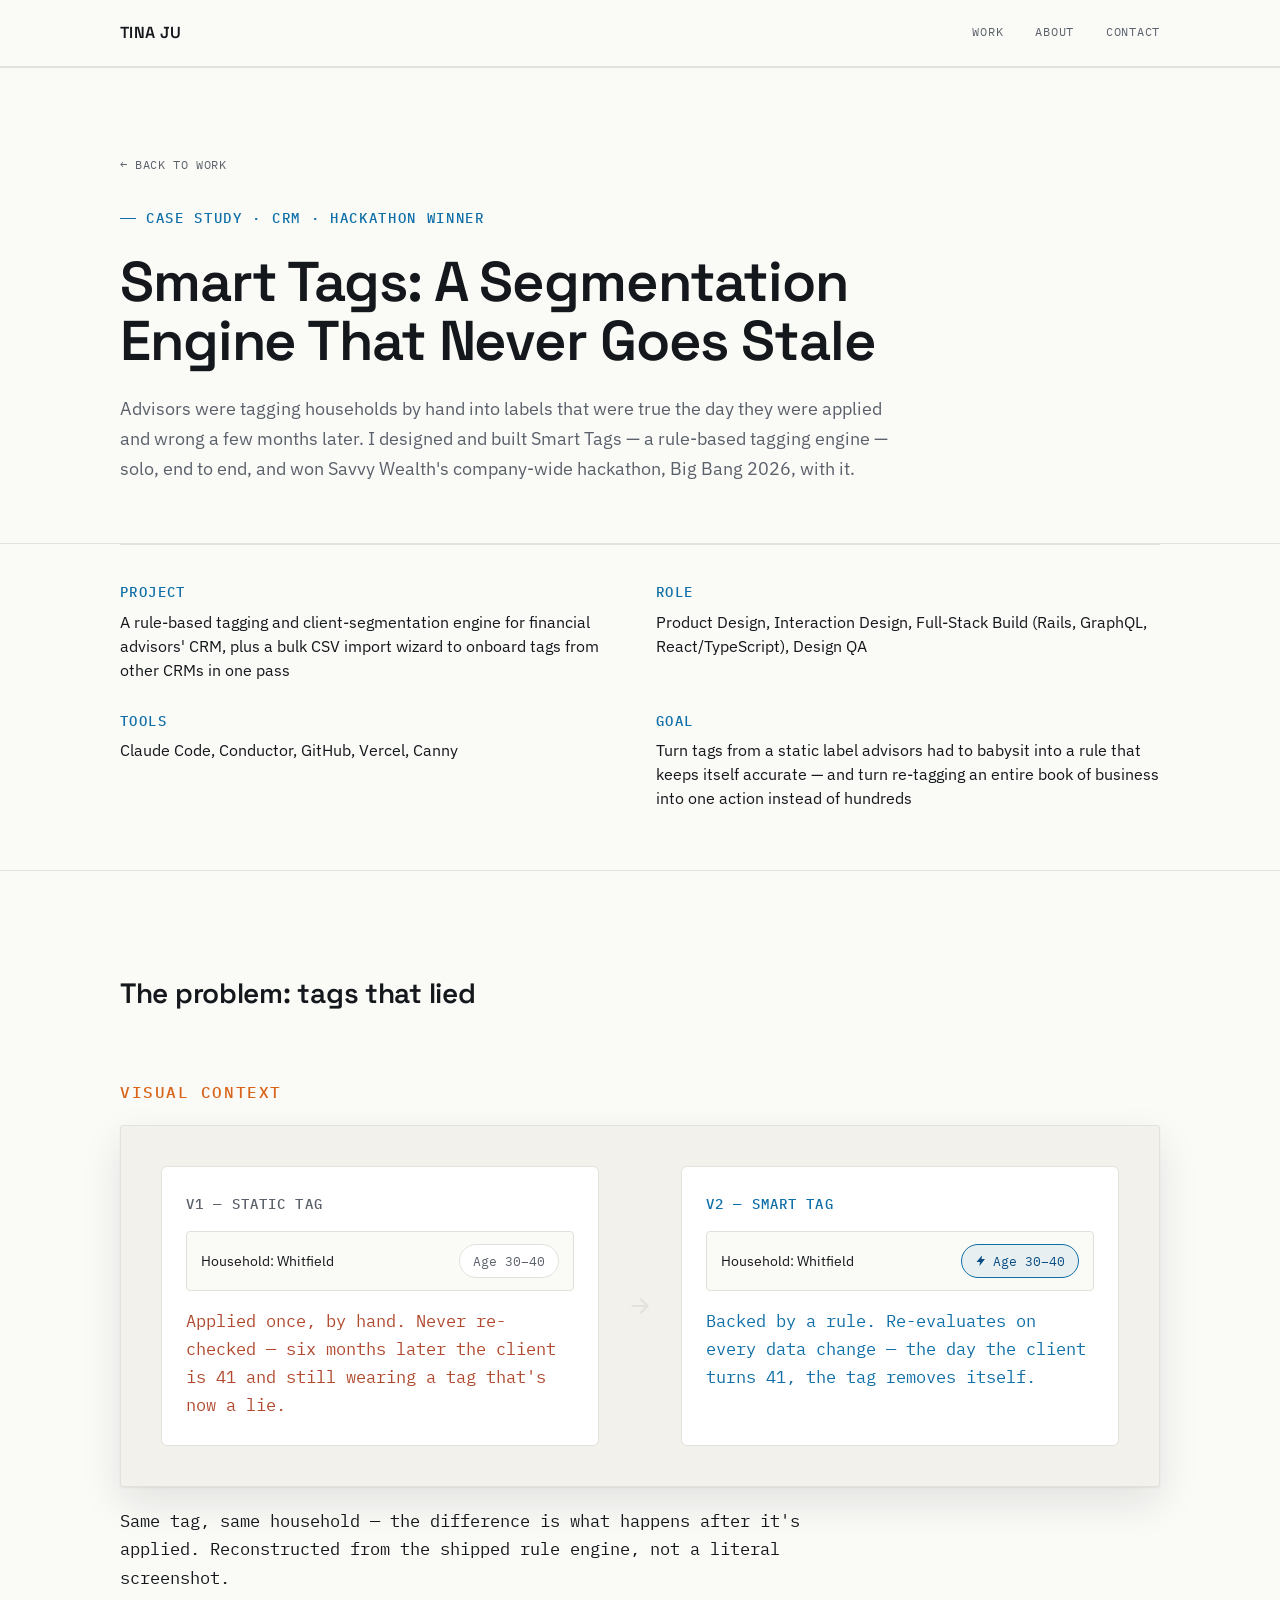
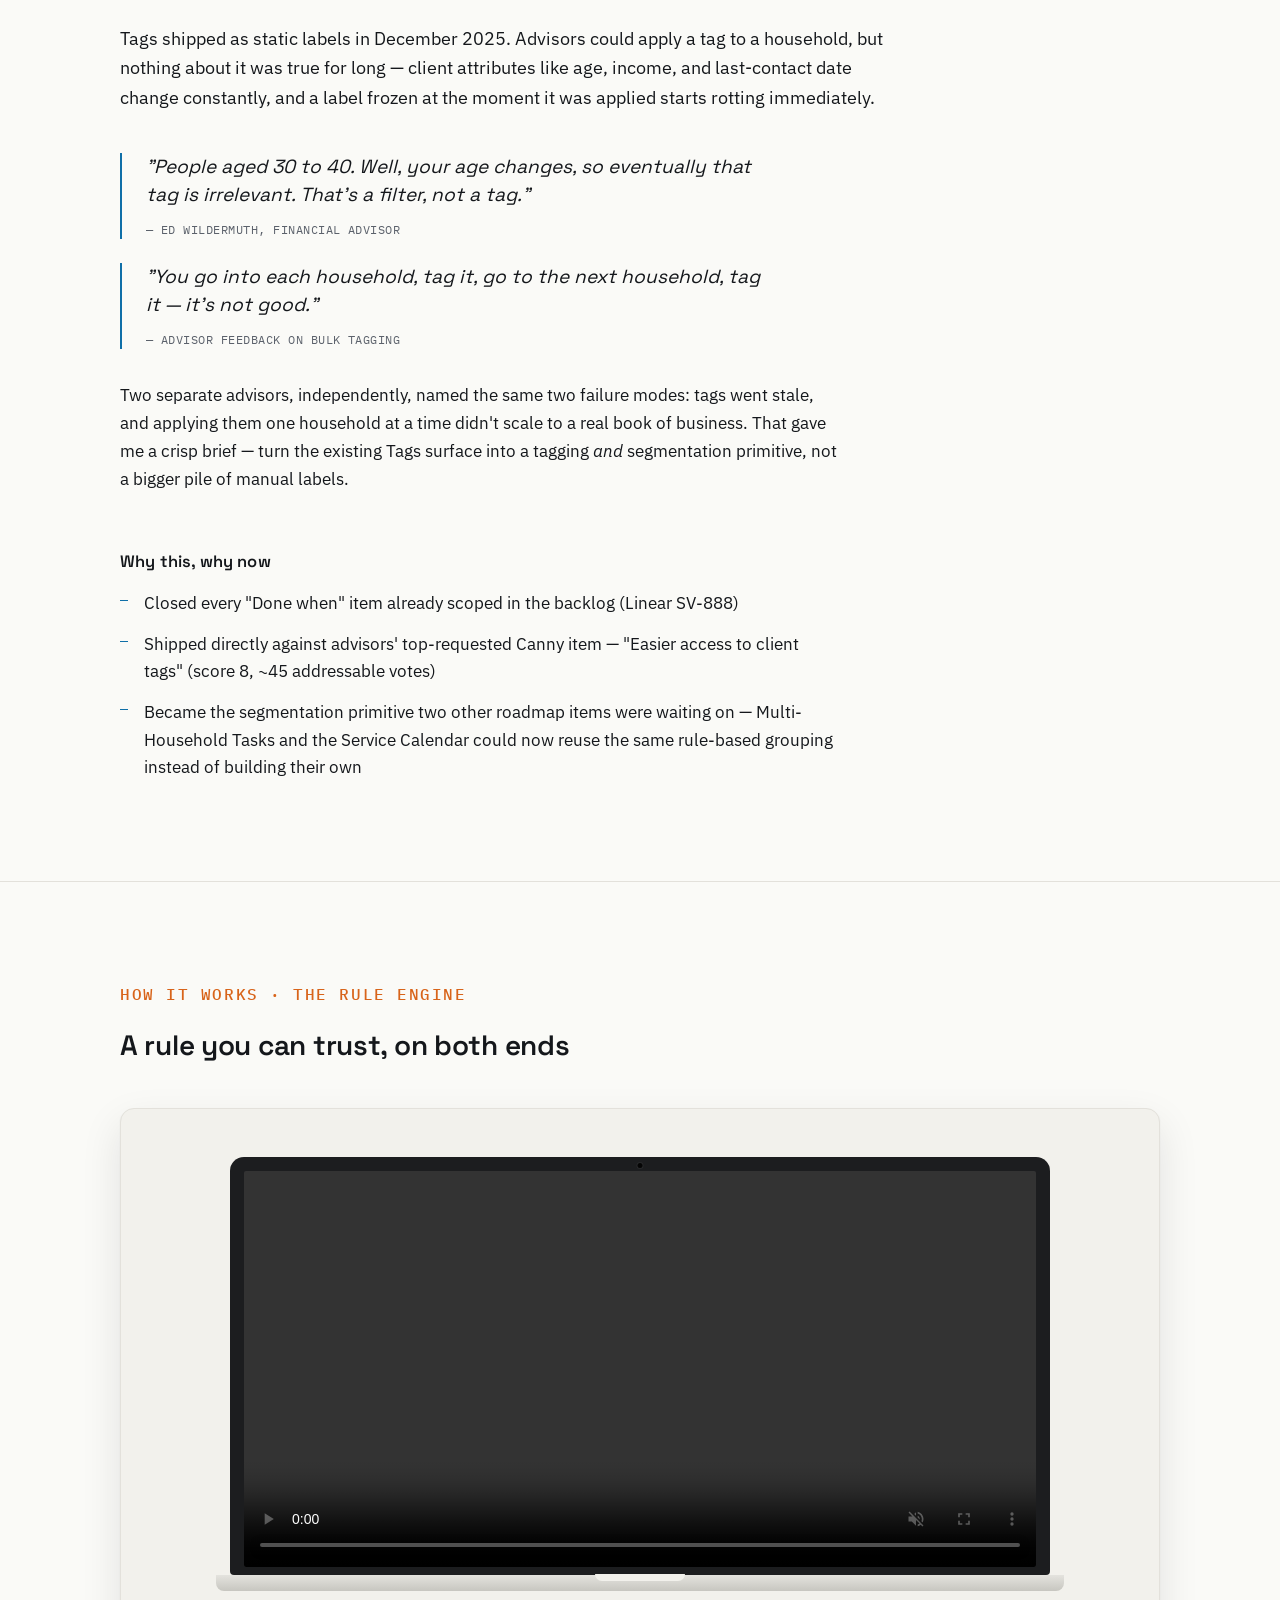
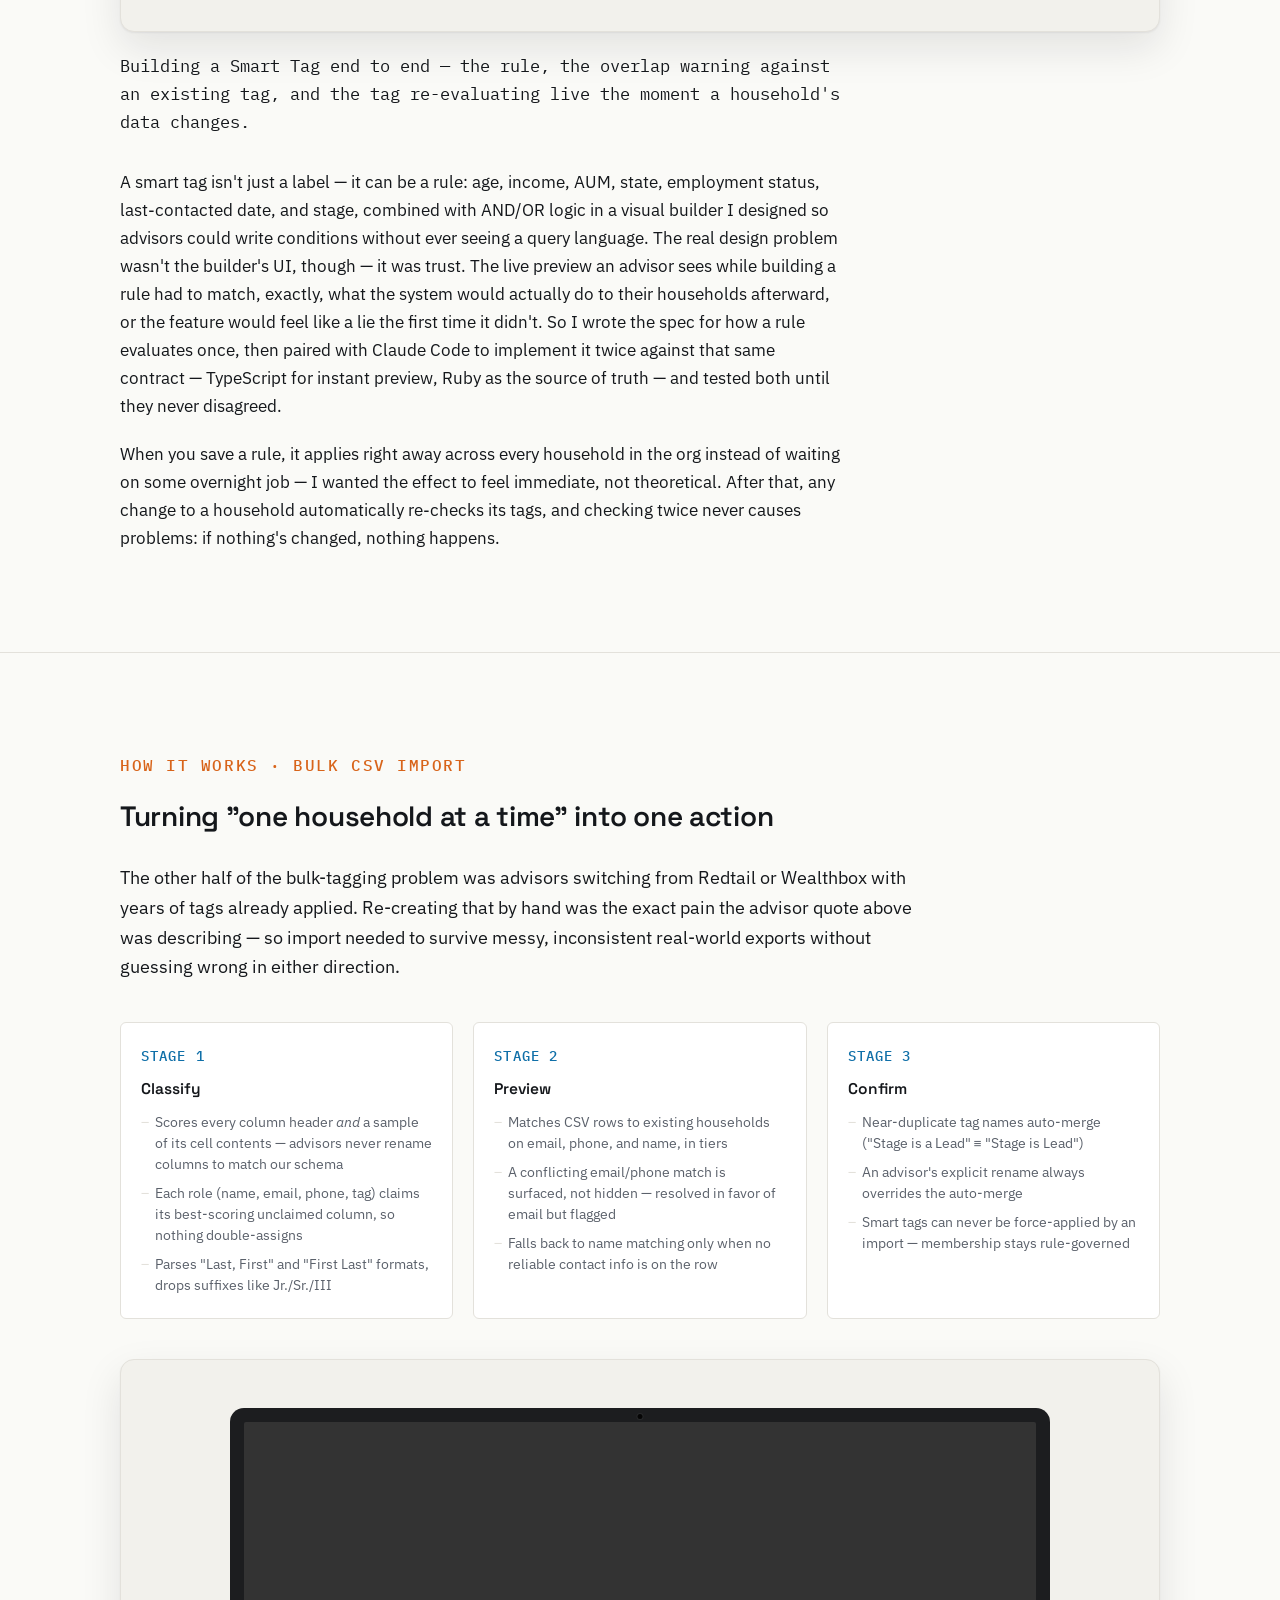
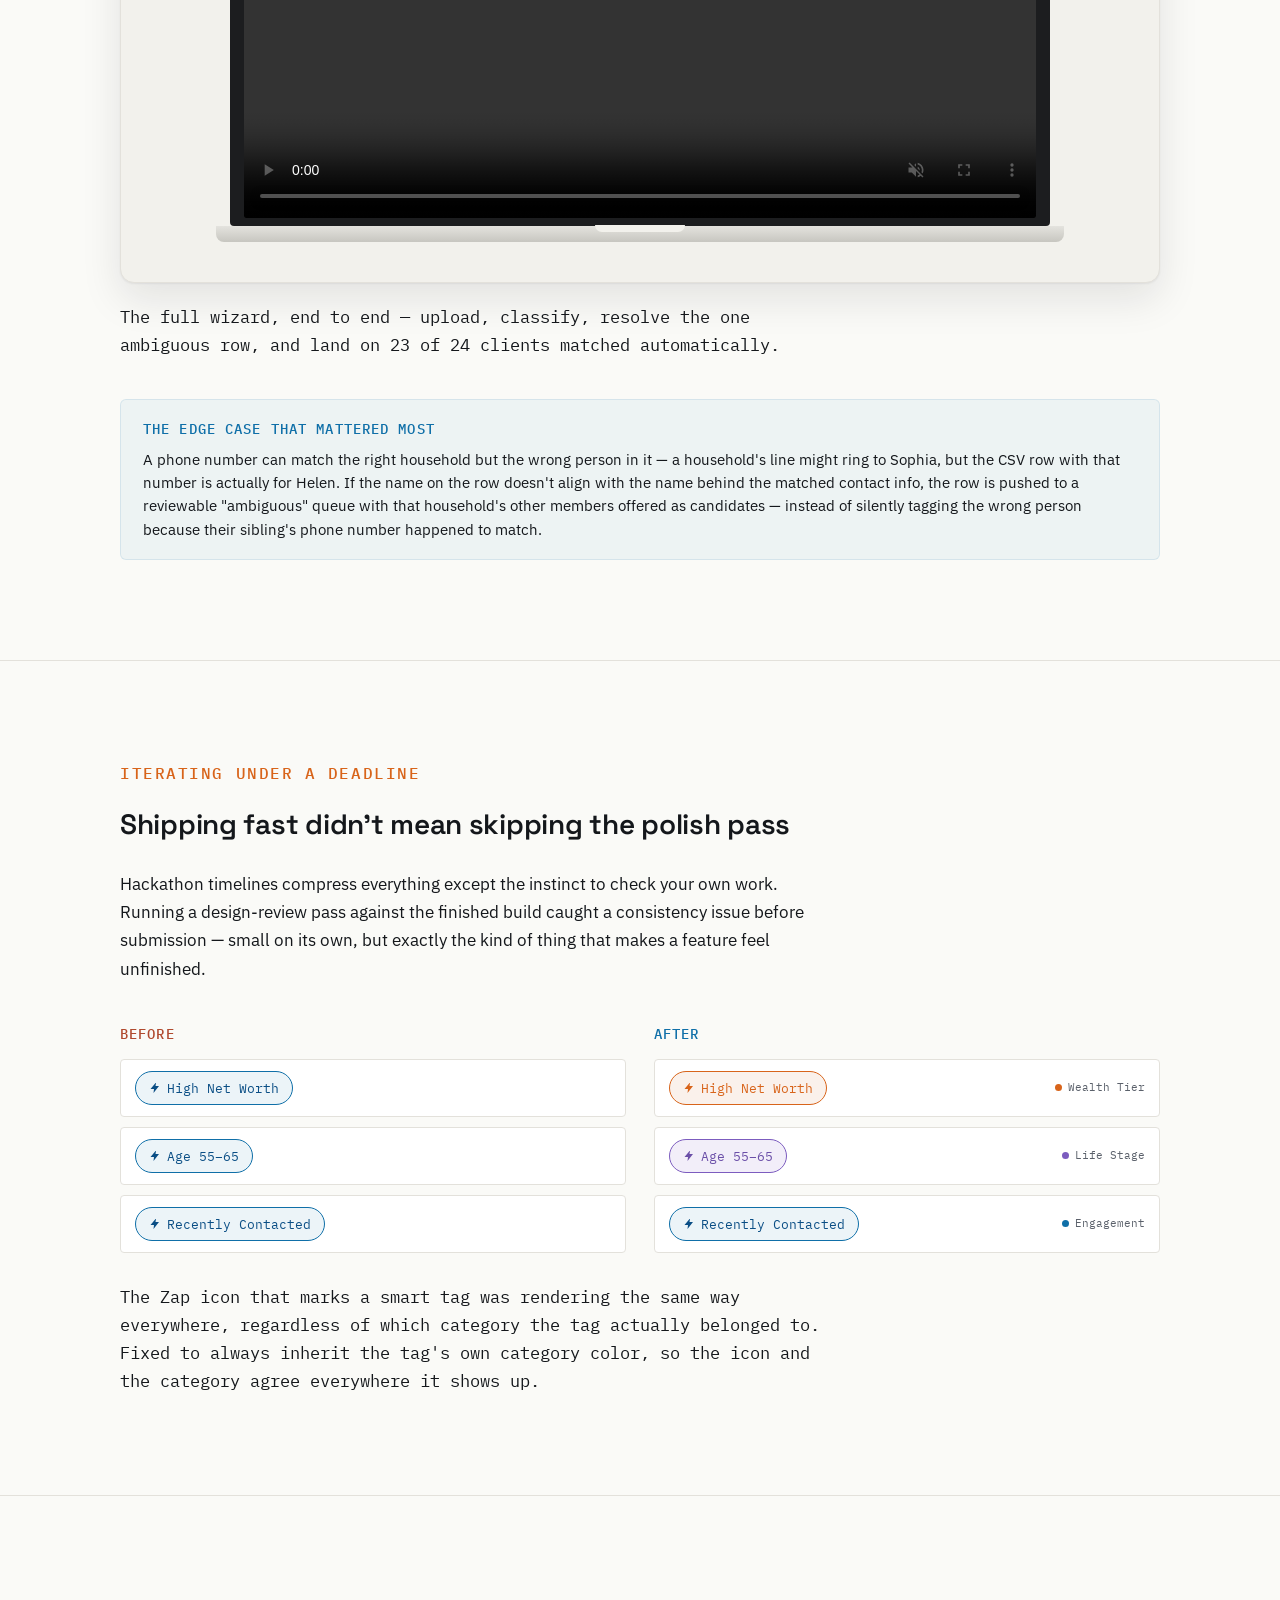
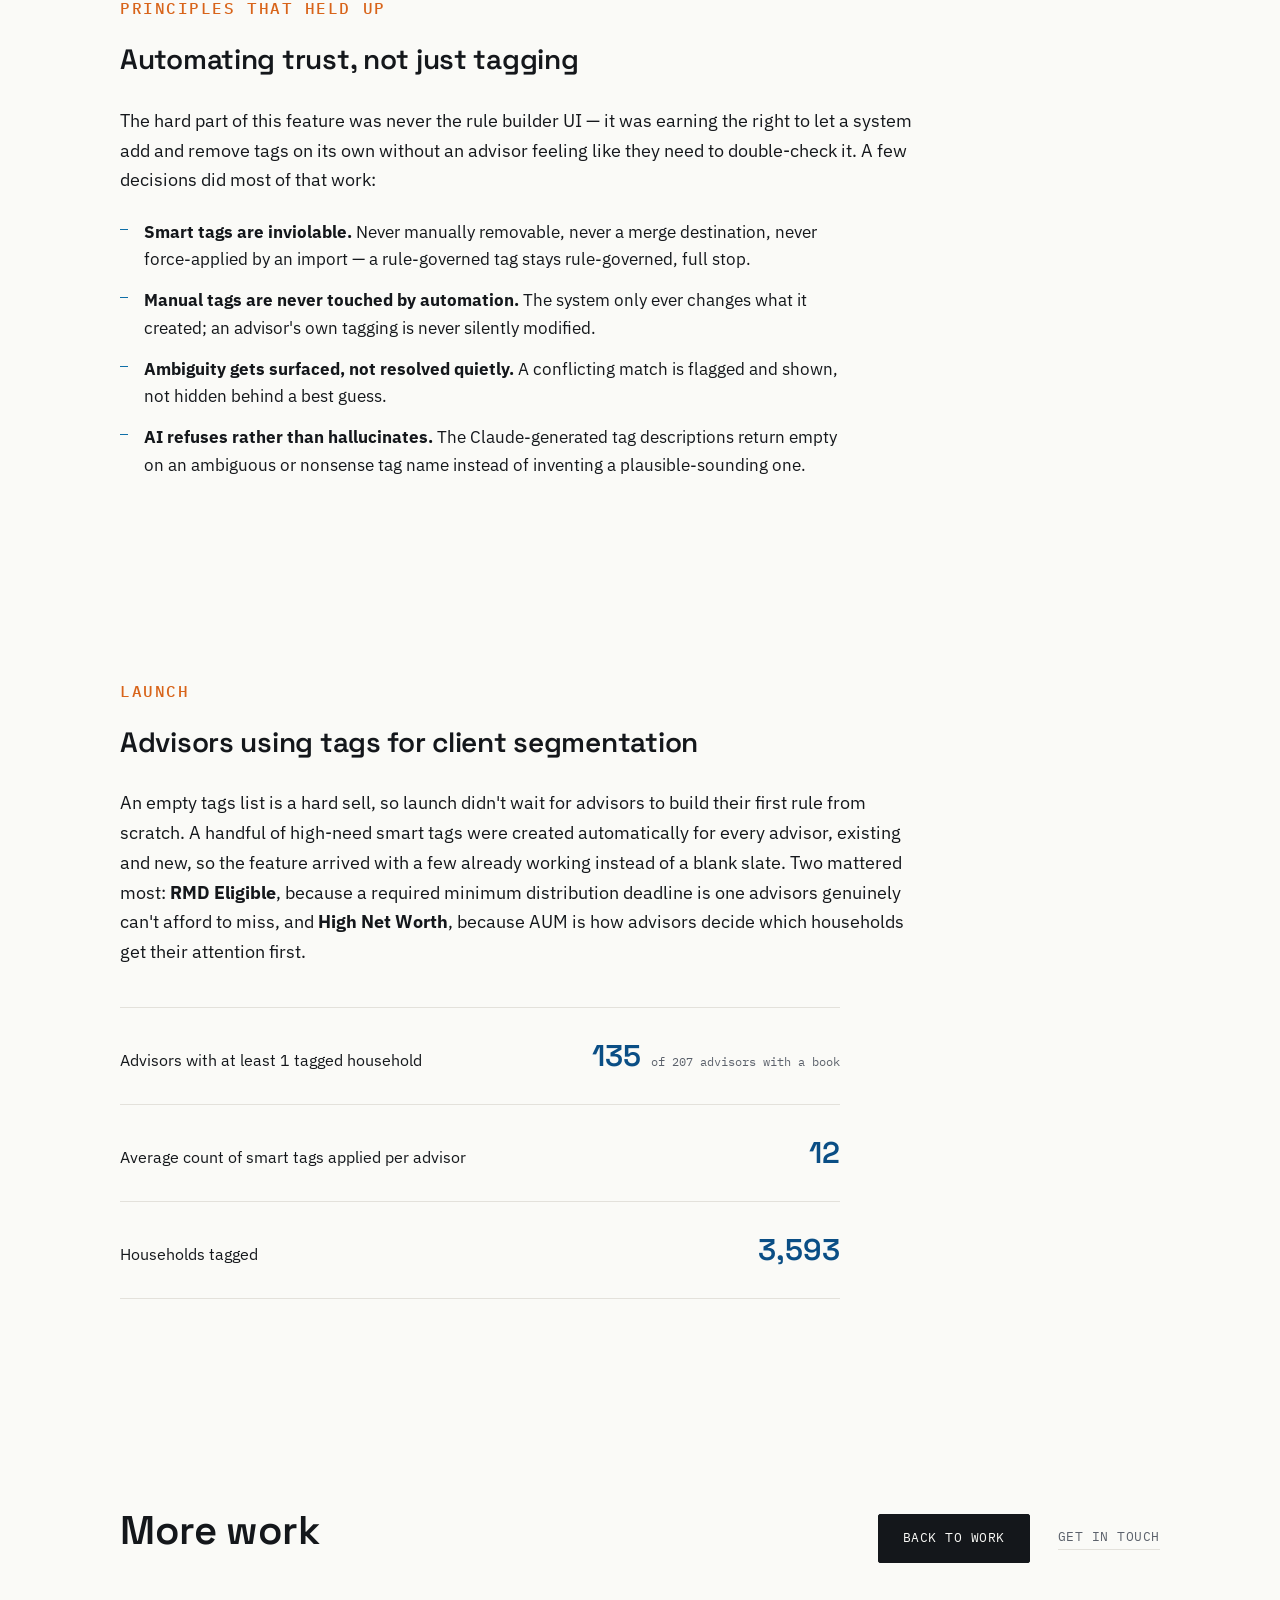
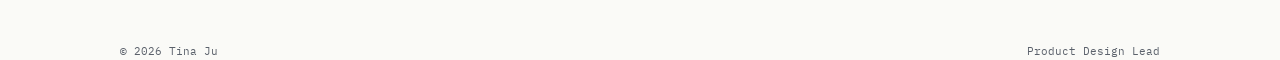
<file: crm-tags.html>
<!DOCTYPE html>
<html lang="en">
<head>
<meta charset="UTF-8">
<meta name="viewport" content="width=device-width, initial-scale=1.0">
<title>Smart Tags: A Segmentation Engine That Never Goes Stale — Tina Ju</title>
<meta name="description" content="Case study: turning a financial advisor CRM's static, manually-applied tags into a rule-based segmentation engine — built solo and shipped in a company hackathon.">
<link rel="canonical" href="https://www.tina-ju.com/crm-tags.html">
<meta property="og:title" content="Smart Tags: A Segmentation Engine That Never Goes Stale — Tina Ju">
<meta property="og:description" content="Turning a financial advisor CRM's static, manually-applied tags into a rule-based segmentation engine — built solo and shipped in a company hackathon.">
<meta property="og:url" content="https://www.tina-ju.com/crm-tags.html">
<meta property="og:type" content="article">
<link rel="icon" href="data:,">
<link rel="preconnect" href="https://fonts.googleapis.com">
<link rel="preconnect" href="https://fonts.gstatic.com" crossorigin>
<link href="https://fonts.googleapis.com/css2?family=Space+Grotesk:wght@400;500;600;700&family=IBM+Plex+Sans:wght@400;500;600&family=IBM+Plex+Mono:wght@400;500&display=swap" rel="stylesheet">
<link rel="stylesheet" href="styles.css">
<style>
  /* ============ CS HERO ============ */
  #cs-hero{ padding:150px 0 60px; border-top:none; }
  .cs-back{
    font-family:var(--font-mono); font-size:12px; letter-spacing:0.05em;
    text-transform:uppercase; color:var(--slate); display:inline-flex;
    align-items:center; gap:8px; margin-bottom:32px;
    border-bottom:1px solid transparent; transition:color .15s ease, border-color .15s ease;
  }
  .cs-back:hover{ color:var(--ink); border-color:var(--verified); }
  .eyebrow{
    font-family:var(--font-mono); font-size:12px; letter-spacing:0.12em;
    text-transform:uppercase; color:var(--verified);
    display:flex; align-items:center; gap:10px; margin-bottom:22px;
  }
  .eyebrow::before{ content:''; width:16px; height:1px; background:var(--verified); }
  #cs-hero h1{
    font-family:var(--font-display); font-weight:600;
    font-size:clamp(34px, 4.6vw, 56px); line-height:1.06; letter-spacing:-0.02em;
    max-width:22ch;
  }
  .cs-intro{
    font-size:18px; color:var(--slate); max-width:70ch; margin-top:24px; line-height:1.65;
  }

  /* ============ META GRID ============ */
  #cs-meta{ padding-top:0; padding-bottom:60px; }
  .meta-grid{
    display:grid; grid-template-columns:repeat(2, 1fr); gap:28px 32px;
    border-top:1px solid var(--line); padding-top:36px;
  }
  .meta-item .field-label{
    font-family:var(--font-mono); font-size:11px; letter-spacing:0.1em;
    color:var(--verified); margin-bottom:6px;
  }
  .meta-item .field-value{ font-size:15.5px; color:var(--ink); line-height:1.55; }

  /* ============ FIGURE / DIAGRAM FRAME ============ */
  .cs-figure{
    border-radius:3px; overflow:hidden; border:1px solid var(--line);
    box-shadow:0 1px 2px rgba(20,23,27,0.06), 0 16px 40px rgba(20,23,27,0.10);
  }
  .cs-figure img{ width:100%; height:auto; display:block; }
  .cs-caption{
    font-family:var(--font-mono); font-size:12.5px; color:var(--slate);
    margin-top:16px; line-height:1.55; max-width:70ch;
  }
  .diagram-frame{
    background:var(--paper-dim); padding:40px;
  }

  /* ============ MACBOOK MOCKUP ============ */
  .mac-mockup-wrap{
    background:var(--paper-dim); border-radius:14px; padding:48px 6% 40px;
  }
  .mac-mockup{ max-width:820px; margin:0 auto; }
  .mac-screen{
    background:#1c1d1f; border-radius:14px 14px 4px 4px; padding:14px 14px 8px;
    position:relative;
  }
  .mac-camera{
    position:absolute; top:6px; left:50%; transform:translateX(-50%);
    width:5px; height:5px; border-radius:50%; background:#050505;
    box-shadow:0 0 0 1px rgba(255,255,255,0.05);
  }
  .mac-screen img, .mac-screen video{ width:100%; height:auto; display:block; border-radius:2px; }
  .mac-base{
    height:16px; margin:0 -14px; background:linear-gradient(180deg, #e4e3de 0%, #c7c6c0 100%);
    border-radius:0 0 8px 8px; position:relative;
  }
  .mac-base::before{
    content:''; position:absolute; top:-1px; left:50%; transform:translateX(-50%);
    width:90px; height:7px; background:var(--paper-dim); border-radius:0 0 10px 10px;
  }
  @media (max-width: 600px){
    .mac-mockup-wrap{ padding:32px 4% 28px; }
  }

  /* ============ CS SECTION ============ */
  .cs-section h2{
    font-family:var(--font-display); font-weight:600; font-size:clamp(22px,2.6vw,28px);
    letter-spacing:-0.01em; margin-bottom:24px;
  }
  .cs-section h3{
    font-family:var(--font-display); font-weight:600; font-size:15px;
    letter-spacing:0.01em; margin-bottom:4px; color:var(--ink);
  }
  .cs-section p{ font-size:16.5px; color:var(--ink); line-height:1.7; max-width:72ch; }
  .cs-section p + p{ margin-top:18px; }
  .cs-section p.lede{ font-size:17.5px; }
  .cs-list{ display:flex; flex-direction:column; gap:14px; max-width:72ch; margin-top:20px; }
  .cs-list li{
    font-size:16.5px; line-height:1.65; color:var(--ink);
    padding-left:24px; position:relative;
  }
  .cs-list li::before{
    content:''; position:absolute; left:0; top:10px; width:8px; height:1px;
    background:var(--verified);
  }
  .cs-list.nested{ margin-top:10px; margin-bottom:0; }
  .cs-block-sub{
    font-family:var(--font-mono); font-size:11px; letter-spacing:0.1em;
    text-transform:uppercase; color:var(--flag); margin-bottom:14px;
  }
  .cs-metric{
    font-family:var(--font-mono); font-size:12px; color:var(--slate);
    border:1px solid var(--line); border-radius:3px; padding:3px 8px; margin-right:8px;
    display:inline-block; margin-bottom:6px;
  }

  /* ============ PULL QUOTE ============ */
  .cs-quote{
    border-left:2px solid var(--verified); padding-left:24px; margin-top:28px; max-width:64ch;
  }
  .cs-quote p{
    font-family:var(--font-display); font-size:19px; font-style:italic;
    line-height:1.5; color:var(--ink); max-width:none;
  }
  .cs-quote cite{
    display:block; font-family:var(--font-mono); font-style:normal; font-size:12px;
    letter-spacing:0.04em; text-transform:uppercase; color:var(--slate); margin-top:10px;
  }

  /* ============ TAG CHIPS ============ */
  .tag-chip{
    display:inline-flex; align-items:center; gap:6px; padding:6px 13px; border-radius:100px;
    font-family:var(--font-mono); font-size:12.5px; white-space:nowrap;
  }
  .tag-chip svg{ width:12px; height:12px; flex-shrink:0; }
  .tag-chip.static{ background:#fff; color:var(--slate); border:1px solid var(--line); }
  .tag-chip.smart-blue{ background:rgba(15,111,168,0.08); color:var(--verified-deep); border:1px solid var(--verified); }
  .tag-chip.smart-orange{ background:rgba(201,122,62,0.10); color:var(--flag); border:1px solid var(--flag); }
  .tag-chip.smart-purple{ background:rgba(124,92,191,0.10); color:#6B4FA8; border:1px solid #7C5CBF; }

  /* ============ DIAGRAM: HERO COMPARE ============ */
  .compare-grid{ display:grid; grid-template-columns:1fr auto 1fr; gap:28px; align-items:stretch; }
  .compare-card{
    background:#fff; border:1px solid var(--line); border-radius:6px; padding:26px 24px;
    display:flex; flex-direction:column; gap:16px;
  }
  .compare-card .card-label{
    font-family:var(--font-mono); font-size:11px; letter-spacing:0.08em; text-transform:uppercase;
  }
  .compare-card.old .card-label{ color:var(--slate); }
  .compare-card.new .card-label{ color:var(--verified); }
  .compare-row{
    display:flex; align-items:center; justify-content:space-between; gap:12px;
    padding:12px 14px; background:var(--paper); border:1px solid var(--line); border-radius:4px;
  }
  .compare-row .row-name{ font-size:14px; color:var(--ink); }
  .compare-note{ font-family:var(--font-mono); font-size:12px; color:var(--slate); line-height:1.5; }
  .compare-note.warn{ color:#B0492E; }
  .compare-note.live{ color:var(--verified); }
  .compare-arrow{ display:flex; align-items:center; color:var(--line); }
  .compare-arrow svg{ width:26px; height:26px; }
  @media (max-width: 700px){
    .compare-grid{ grid-template-columns:1fr; }
    .compare-arrow{ transform:rotate(90deg); justify-content:center; }
  }


  /* ============ DIAGRAM: WIZARD STAGES ============ */
  .stage-grid{ display:grid; grid-template-columns:repeat(3, 1fr); gap:20px; }
  .stage-card{
    background:#fff; border:1px solid var(--line); border-radius:6px; padding:22px 20px;
    position:relative;
  }
  .stage-num{
    font-family:var(--font-mono); font-size:11px; color:var(--verified); letter-spacing:0.08em;
    margin-bottom:10px;
  }
  .stage-card h4{
    font-family:var(--font-display); font-weight:600; font-size:15.5px; margin-bottom:10px; color:var(--ink);
  }
  .stage-card ul{ display:flex; flex-direction:column; gap:8px; }
  .stage-card li{
    font-size:13.5px; line-height:1.55; color:var(--slate); padding-left:14px; position:relative;
  }
  .stage-card li::before{ content:'–'; position:absolute; left:0; color:var(--line); }
  .edge-case{
    margin-top:22px; background:rgba(15,111,168,0.05); border:1px solid var(--verified-10);
    border-radius:6px; padding:18px 22px;
  }
  .edge-case .edge-label{
    font-family:var(--font-mono); font-size:11px; letter-spacing:0.08em; text-transform:uppercase;
    color:var(--verified); margin-bottom:8px;
  }
  .edge-case p{ font-size:14.5px; line-height:1.6; margin:0; max-width:none; }
  @media (max-width: 780px){
    .stage-grid{ grid-template-columns:1fr; }
  }

  /* ============ BEFORE / AFTER ROW ============ */
  .ba-grid{ display:grid; grid-template-columns:1fr 1fr; gap:28px; margin-top:32px; }
  .ba-col .ba-label{
    font-family:var(--font-mono); font-size:11px; letter-spacing:0.08em; text-transform:uppercase;
    margin-bottom:14px;
  }
  .ba-col.before .ba-label{ color:#B0492E; }
  .ba-col.after .ba-label{ color:var(--verified); }
  .ba-row{
    display:flex; align-items:center; gap:10px; padding:11px 14px; background:#fff;
    border:1px solid var(--line); border-radius:4px; margin-bottom:10px; font-size:13.5px; color:var(--ink);
  }
  .ba-category{
    margin-left:auto; display:inline-flex; align-items:center; gap:6px;
    font-family:var(--font-mono); font-size:11px; color:var(--slate); white-space:nowrap;
  }
  .ba-dot{ width:7px; height:7px; border-radius:50%; flex-shrink:0; }
  .ba-dot.orange{ background:var(--flag); }
  .ba-dot.purple{ background:#7C5CBF; }
  .ba-dot.blue{ background:var(--verified); }
  @media (max-width: 700px){ .ba-grid{ grid-template-columns:1fr; } }

  /* ============ STAT TABLE ============ */
  .stat-table{
    display:flex; flex-direction:column; margin-top:32px; max-width:72ch;
    border-top:1px solid var(--line);
  }
  .stat-row{
    display:flex; justify-content:space-between; align-items:baseline; gap:24px;
    padding:24px 0; border-bottom:1px solid var(--line);
  }
  .stat-label{ font-size:15.5px; color:var(--ink); max-width:40ch; line-height:1.5; }
  .stat-value{
    font-family:var(--font-display); font-weight:600; font-size:30px;
    color:var(--verified-deep); white-space:nowrap; flex-shrink:0;
  }
  .stat-of{
    font-family:var(--font-mono); font-weight:400; font-size:12px; color:var(--slate);
    margin-left:10px; white-space:normal;
  }
  @media (max-width: 600px){
    .stat-row{ flex-direction:column; align-items:flex-start; gap:8px; }
  }

  /* ============ CTA ============ */
  #cs-cta{ border-bottom:none; padding-bottom:80px; }
  .cs-cta-grid{
    display:flex; justify-content:space-between; align-items:flex-end;
    flex-wrap:wrap; gap:32px;
  }
  #cs-cta h2{
    font-family:var(--font-display); font-weight:600;
    font-size:clamp(28px,3.6vw,40px); letter-spacing:-0.01em; max-width:14ch;
  }
  .cs-cta-actions{ display:flex; gap:28px; align-items:center; flex-wrap:wrap; }

  /* ============ RESPONSIVE ============ */
  @media (max-width: 860px){
    #cs-hero{ padding:130px 0 50px; }
    .meta-grid{ grid-template-columns:repeat(2, 1fr); }
    .cs-cta-grid{ flex-direction:column; align-items:flex-start; }
  }
  @media (max-width: 520px){
    .meta-grid{ grid-template-columns:1fr; }
    .diagram-frame{ padding:24px 18px; }
  }
</style>
</head>
<body>

<header>
  <nav>
    <a href="index.html" class="nav-name">TINA JU</a>
    <div class="nav-links">
      <a href="index.html#work">Work</a>
      <a href="about.html">About</a>
      <a href="index.html#contact">Contact</a>
    </div>
  </nav>
  <div class="cal-track" id="calTrack">
    <div class="cal-fill" id="calFill"></div>
  </div>
</header>

<main>

  <!-- ============ HERO ============ -->
  <section id="cs-hero">
    <div class="wrap">
      <a href="index.html#work" class="cs-back">← Back to work</a>
      <div class="eyebrow">CASE STUDY · CRM · HACKATHON WINNER</div>
      <h1>Smart Tags: A Segmentation Engine That Never Goes Stale</h1>
      <p class="cs-intro">
        Advisors were tagging households by hand into labels that were true the day they were
        applied and wrong a few months later. I designed and built Smart Tags — a rule-based
        tagging engine — solo, end to end, and won Savvy Wealth's company-wide hackathon,
        Big Bang 2026, with it.
      </p>
    </div>
  </section>

  <!-- ============ META ============ -->
  <section id="cs-meta">
    <div class="wrap">
      <div class="meta-grid">
        <div class="meta-item">
          <div class="field-label">PROJECT</div>
          <div class="field-value">A rule-based tagging and client-segmentation engine for financial advisors' CRM, plus a bulk CSV import wizard to onboard tags from other CRMs in one pass</div>
        </div>
        <div class="meta-item">
          <div class="field-label">ROLE</div>
          <div class="field-value">Product Design, Interaction Design, Full-Stack Build (Rails, GraphQL, React/TypeScript), Design QA</div>
        </div>
        <div class="meta-item">
          <div class="field-label">TOOLS</div>
          <div class="field-value">Claude Code, Conductor, GitHub, Vercel, Canny</div>
        </div>
        <div class="meta-item">
          <div class="field-label">GOAL</div>
          <div class="field-value">Turn tags from a static label advisors had to babysit into a rule that keeps itself accurate — and turn re-tagging an entire book of business into one action instead of hundreds</div>
        </div>
      </div>
    </div>
  </section>

  <!-- ============ HERO DIAGRAM ============ -->
  <!-- ============ THE PROBLEM ============ -->
  <section class="cs-section">
    <div class="wrap">
      <h2>The problem: tags that lied</h2>

      <div class="cs-block-sub">Visual context</div>
      <figure class="cs-figure diagram-frame">
        <div class="compare-grid">
          <div class="compare-card old">
            <div class="card-label">V1 — Static tag</div>
            <div class="compare-row">
              <span class="row-name">Household: Whitfield</span>
              <span class="tag-chip static">Age 30–40</span>
            </div>
            <p class="compare-note warn">Applied once, by hand. Never re-checked — six months later the client is 41 and still wearing a tag that's now a lie.</p>
          </div>
          <div class="compare-arrow">
            <svg viewBox="0 0 24 24" fill="none" stroke="currentColor" stroke-width="2" stroke-linecap="round" stroke-linejoin="round"><path d="M5 12h14M13 6l6 6-6 6"/></svg>
          </div>
          <div class="compare-card new">
            <div class="card-label">V2 — Smart tag</div>
            <div class="compare-row">
              <span class="row-name">Household: Whitfield</span>
              <span class="tag-chip smart-blue">
                <svg viewBox="0 0 24 24" fill="currentColor"><path d="M13 2 3 14h7l-1 8 11-14h-7l1-6z"/></svg>
                Age 30–40
              </span>
            </div>
            <p class="compare-note live">Backed by a rule. Re-evaluates on every data change — the day the client turns 41, the tag removes itself.</p>
          </div>
        </div>
      </figure>
      <p class="cs-caption">Same tag, same household — the difference is what happens after it's applied. Reconstructed from the shipped rule engine, not a literal screenshot.</p>

      <p class="lede">
        Tags shipped as static labels in December 2025. Advisors could apply a tag to a household,
        but nothing about it was true for long — client attributes like age, income, and last-contact
        date change constantly, and a label frozen at the moment it was applied starts rotting
        immediately.
      </p>

      <div class="cs-quote">
        <p>"People aged 30 to 40. Well, your age changes, so eventually that tag is irrelevant. That's a filter, not a tag."</p>
        <cite>— Ed Wildermuth, Financial Advisor</cite>
      </div>
      <div class="cs-quote">
        <p>"You go into each household, tag it, go to the next household, tag it — it's not good."</p>
        <cite>— Advisor feedback on bulk tagging</cite>
      </div>

      <p>
        Two separate advisors, independently, named the same two failure modes: tags went stale, and
        applying them one household at a time didn't scale to a real book of business. That gave me a
        crisp brief — turn the existing Tags surface into a tagging <em>and</em> segmentation
        primitive, not a bigger pile of manual labels.
      </p>

      <h3>Why this, why now</h3>
      <ul class="cs-list">
        <li>Closed every "Done when" item already scoped in the backlog (Linear SV-888)</li>
        <li>Shipped directly against advisors' top-requested Canny item — "Easier access to client tags" (score 8, ~45 addressable votes)</li>
        <li>Became the segmentation primitive two other roadmap items were waiting on — Multi-Household Tasks and the Service Calendar could now reuse the same rule-based grouping instead of building their own</li>
      </ul>
    </div>
  </section>

  <!-- ============ HOW IT WORKS: RULE ENGINE ============ -->
  <section class="cs-section">
    <div class="wrap">
      <div class="cs-block-sub">How it works · The rule engine</div>
      <h2>A rule you can trust, on both ends</h2>

      <figure class="cs-figure mac-mockup-wrap">
        <div class="mac-mockup">
          <div class="mac-screen">
            <div class="mac-camera"></div>
            <video src="images/crm-tags/smart-tags-applied.mp4" autoplay muted loop playsinline controls></video>
          </div>
          <div class="mac-base"></div>
        </div>
      </figure>
      <p class="cs-caption">Building a Smart Tag end to end — the rule, the overlap warning against an existing tag, and the tag re-evaluating live the moment a household's data changes.</p>

      <p>
        A smart tag isn't just a label — it can be a rule: age, income, AUM, state, employment status,
        last-contacted date, and stage, combined with AND/OR logic in a visual builder I designed so
        advisors could write conditions without ever seeing a query language. The real design problem
        wasn't the builder's UI, though — it was trust. The live preview an advisor sees while building a
        rule had to match, exactly, what the system would actually do to their households afterward, or
        the feature would feel like a lie the first time it didn't. So I wrote the spec for how a rule
        evaluates once, then paired with Claude Code to implement it twice against that same contract —
        TypeScript for instant preview, Ruby as the source of truth — and tested both until they never
        disagreed.
      </p>

      <p>
        When you save a rule, it applies right away across every household in the org instead of waiting
        on some overnight job — I wanted the effect to feel immediate, not theoretical. After that, any
        change to a household automatically re-checks its tags, and checking twice never causes problems:
        if nothing's changed, nothing happens.
      </p>
    </div>
  </section>

  <!-- ============ BULK CSV IMPORT ============ -->
  <section class="cs-section">
    <div class="wrap">
      <div class="cs-block-sub">How it works · Bulk CSV import</div>
      <h2>Turning "one household at a time" into one action</h2>

      <p class="lede">
        The other half of the bulk-tagging problem was advisors switching from Redtail or Wealthbox with
        years of tags already applied. Re-creating that by hand was the exact pain the advisor quote above
        was describing — so import needed to survive messy, inconsistent real-world exports without
        guessing wrong in either direction.
      </p>

      <div class="stage-grid">
        <div class="stage-card">
          <div class="stage-num">STAGE 1</div>
          <h4>Classify</h4>
          <ul>
            <li>Scores every column header <em>and</em> a sample of its cell contents — advisors never rename columns to match our schema</li>
            <li>Each role (name, email, phone, tag) claims its best-scoring unclaimed column, so nothing double-assigns</li>
            <li>Parses "Last, First" and "First Last" formats, drops suffixes like Jr./Sr./III</li>
          </ul>
        </div>
        <div class="stage-card">
          <div class="stage-num">STAGE 2</div>
          <h4>Preview</h4>
          <ul>
            <li>Matches CSV rows to existing households on email, phone, and name, in tiers</li>
            <li>A conflicting email/phone match is surfaced, not hidden — resolved in favor of email but flagged</li>
            <li>Falls back to name matching only when no reliable contact info is on the row</li>
          </ul>
        </div>
        <div class="stage-card">
          <div class="stage-num">STAGE 3</div>
          <h4>Confirm</h4>
          <ul>
            <li>Near-duplicate tag names auto-merge ("Stage is a Lead" ≡ "Stage is Lead")</li>
            <li>An advisor's explicit rename always overrides the auto-merge</li>
            <li>Smart tags can never be force-applied by an import — membership stays rule-governed</li>
          </ul>
        </div>
      </div>

      <figure class="cs-figure mac-mockup-wrap">
        <div class="mac-mockup">
          <div class="mac-screen">
            <div class="mac-camera"></div>
            <video src="images/crm-tags/import-from-file.mp4" autoplay muted loop playsinline controls></video>
          </div>
          <div class="mac-base"></div>
        </div>
      </figure>
      <p class="cs-caption">The full wizard, end to end — upload, classify, resolve the one ambiguous row, and land on 23 of 24 clients matched automatically.</p>

      <div class="edge-case">
        <div class="edge-label">The edge case that mattered most</div>
        <p>
          A phone number can match the right household but the wrong person in it — a household's line
          might ring to Sophia, but the CSV row with that number is actually for Helen. If the name on the
          row doesn't align with the name behind the matched contact info, the row is pushed to a
          reviewable "ambiguous" queue with that household's other members offered as candidates — instead
          of silently tagging the wrong person because their sibling's phone number happened to match.
        </p>
      </div>
    </div>
  </section>

  <!-- ============ DESIGN QA ITERATION ============ -->
  <section class="cs-section">
    <div class="wrap">
      <div class="cs-block-sub">Iterating under a deadline</div>
      <h2>Shipping fast didn't mean skipping the polish pass</h2>
      <p>
        Hackathon timelines compress everything except the instinct to check your own work. Running a
        design-review pass against the finished build caught a consistency issue before submission — small
        on its own, but exactly the kind of thing that makes a feature feel unfinished.
      </p>

      <div class="ba-grid">
        <div class="ba-col before">
          <div class="ba-label">Before</div>
          <div class="ba-row"><span class="tag-chip smart-blue"><svg viewBox="0 0 24 24" fill="currentColor"><path d="M13 2 3 14h7l-1 8 11-14h-7l1-6z"/></svg>High Net Worth</span></div>
          <div class="ba-row"><span class="tag-chip smart-blue"><svg viewBox="0 0 24 24" fill="currentColor"><path d="M13 2 3 14h7l-1 8 11-14h-7l1-6z"/></svg>Age 55–65</span></div>
          <div class="ba-row"><span class="tag-chip smart-blue"><svg viewBox="0 0 24 24" fill="currentColor"><path d="M13 2 3 14h7l-1 8 11-14h-7l1-6z"/></svg>Recently Contacted</span></div>
        </div>
        <div class="ba-col after">
          <div class="ba-label">After</div>
          <div class="ba-row"><span class="tag-chip smart-orange"><svg viewBox="0 0 24 24" fill="currentColor"><path d="M13 2 3 14h7l-1 8 11-14h-7l1-6z"/></svg>High Net Worth</span><span class="ba-category"><span class="ba-dot orange"></span>Wealth Tier</span></div>
          <div class="ba-row"><span class="tag-chip smart-purple"><svg viewBox="0 0 24 24" fill="currentColor"><path d="M13 2 3 14h7l-1 8 11-14h-7l1-6z"/></svg>Age 55–65</span><span class="ba-category"><span class="ba-dot purple"></span>Life Stage</span></div>
          <div class="ba-row"><span class="tag-chip smart-blue"><svg viewBox="0 0 24 24" fill="currentColor"><path d="M13 2 3 14h7l-1 8 11-14h-7l1-6z"/></svg>Recently Contacted</span><span class="ba-category"><span class="ba-dot blue"></span>Engagement</span></div>
        </div>
      </div>
      <p class="cs-caption">The Zap icon that marks a smart tag was rendering the same way everywhere, regardless of which category the tag actually belonged to. Fixed to always inherit the tag's own category color, so the icon and the category agree everywhere it shows up.</p>
    </div>
  </section>

  <!-- ============ DESIGN PRINCIPLES ============ -->
  <section class="cs-section" style="border-bottom:none;">
    <div class="wrap">
      <div class="cs-block-sub">Principles that held up</div>
      <h2>Automating trust, not just tagging</h2>
      <p class="lede">
        The hard part of this feature was never the rule builder UI — it was earning the right to let a
        system add and remove tags on its own without an advisor feeling like they need to double-check
        it. A few decisions did most of that work:
      </p>

      <ul class="cs-list">
        <li><strong>Smart tags are inviolable.</strong> Never manually removable, never a merge destination, never force-applied by an import — a rule-governed tag stays rule-governed, full stop.</li>
        <li><strong>Manual tags are never touched by automation.</strong> The system only ever changes what it created; an advisor's own tagging is never silently modified.</li>
        <li><strong>Ambiguity gets surfaced, not resolved quietly.</strong> A conflicting match is flagged and shown, not hidden behind a best guess.</li>
        <li><strong>AI refuses rather than hallucinates.</strong> The Claude-generated tag descriptions return empty on an ambiguous or nonsense tag name instead of inventing a plausible-sounding one.</li>
      </ul>
    </div>
  </section>

  <!-- ============ ADOPTION ============ -->
  <section class="cs-section" style="border-bottom:none;">
    <div class="wrap">
      <div class="cs-block-sub">Launch</div>
      <h2>Advisors using tags for client segmentation</h2>
      <p class="lede">
        An empty tags list is a hard sell, so launch didn't wait for advisors to build their first rule
        from scratch. A handful of high-need smart tags were created automatically for every advisor,
        existing and new, so the feature arrived with a few already working instead of a blank slate.
        Two mattered most: <strong>RMD Eligible</strong>, because a required minimum distribution deadline
        is one advisors genuinely can't afford to miss, and <strong>High Net Worth</strong>, because AUM is
        how advisors decide which households get their attention first.
      </p>

      <div class="stat-table">
        <div class="stat-row">
          <span class="stat-label">Advisors with at least 1 tagged household</span>
          <span class="stat-value">135<span class="stat-of">of 207 advisors with a book</span></span>
        </div>
        <div class="stat-row">
          <span class="stat-label">Average count of smart tags applied per advisor</span>
          <span class="stat-value">12</span>
        </div>
        <div class="stat-row">
          <span class="stat-label">Households tagged</span>
          <span class="stat-value">3,593</span>
        </div>
      </div>
    </div>
  </section>

  <!-- ============ CTA ============ -->
  <section id="cs-cta">
    <div class="wrap cs-cta-grid">
      <h2>More work</h2>
      <div class="cs-cta-actions">
        <a href="index.html#work" class="btn">Back to work</a>
        <a href="index.html#contact" class="btn-ghost">Get in touch</a>
      </div>
    </div>
  </section>

</main>

<footer class="wrap">
  <span>© 2026 Tina Ju</span>
  <span>Product Design Lead</span>
</footer>

<script>
  const track = document.getElementById('calTrack');
  const fill = document.getElementById('calFill');

  function updateFill(){
    const docHeight = document.documentElement.scrollHeight - window.innerHeight;
    const pct = docHeight > 0 ? (window.scrollY / docHeight) * 100 : 0;
    fill.style.width = Math.min(pct, 100) + '%';
  }

  window.addEventListener('scroll', updateFill, { passive:true });
  window.addEventListener('resize', updateFill);
  window.addEventListener('load', updateFill);
</script>
<script src="case-study.js"></script>

</body>
</html>
</file>
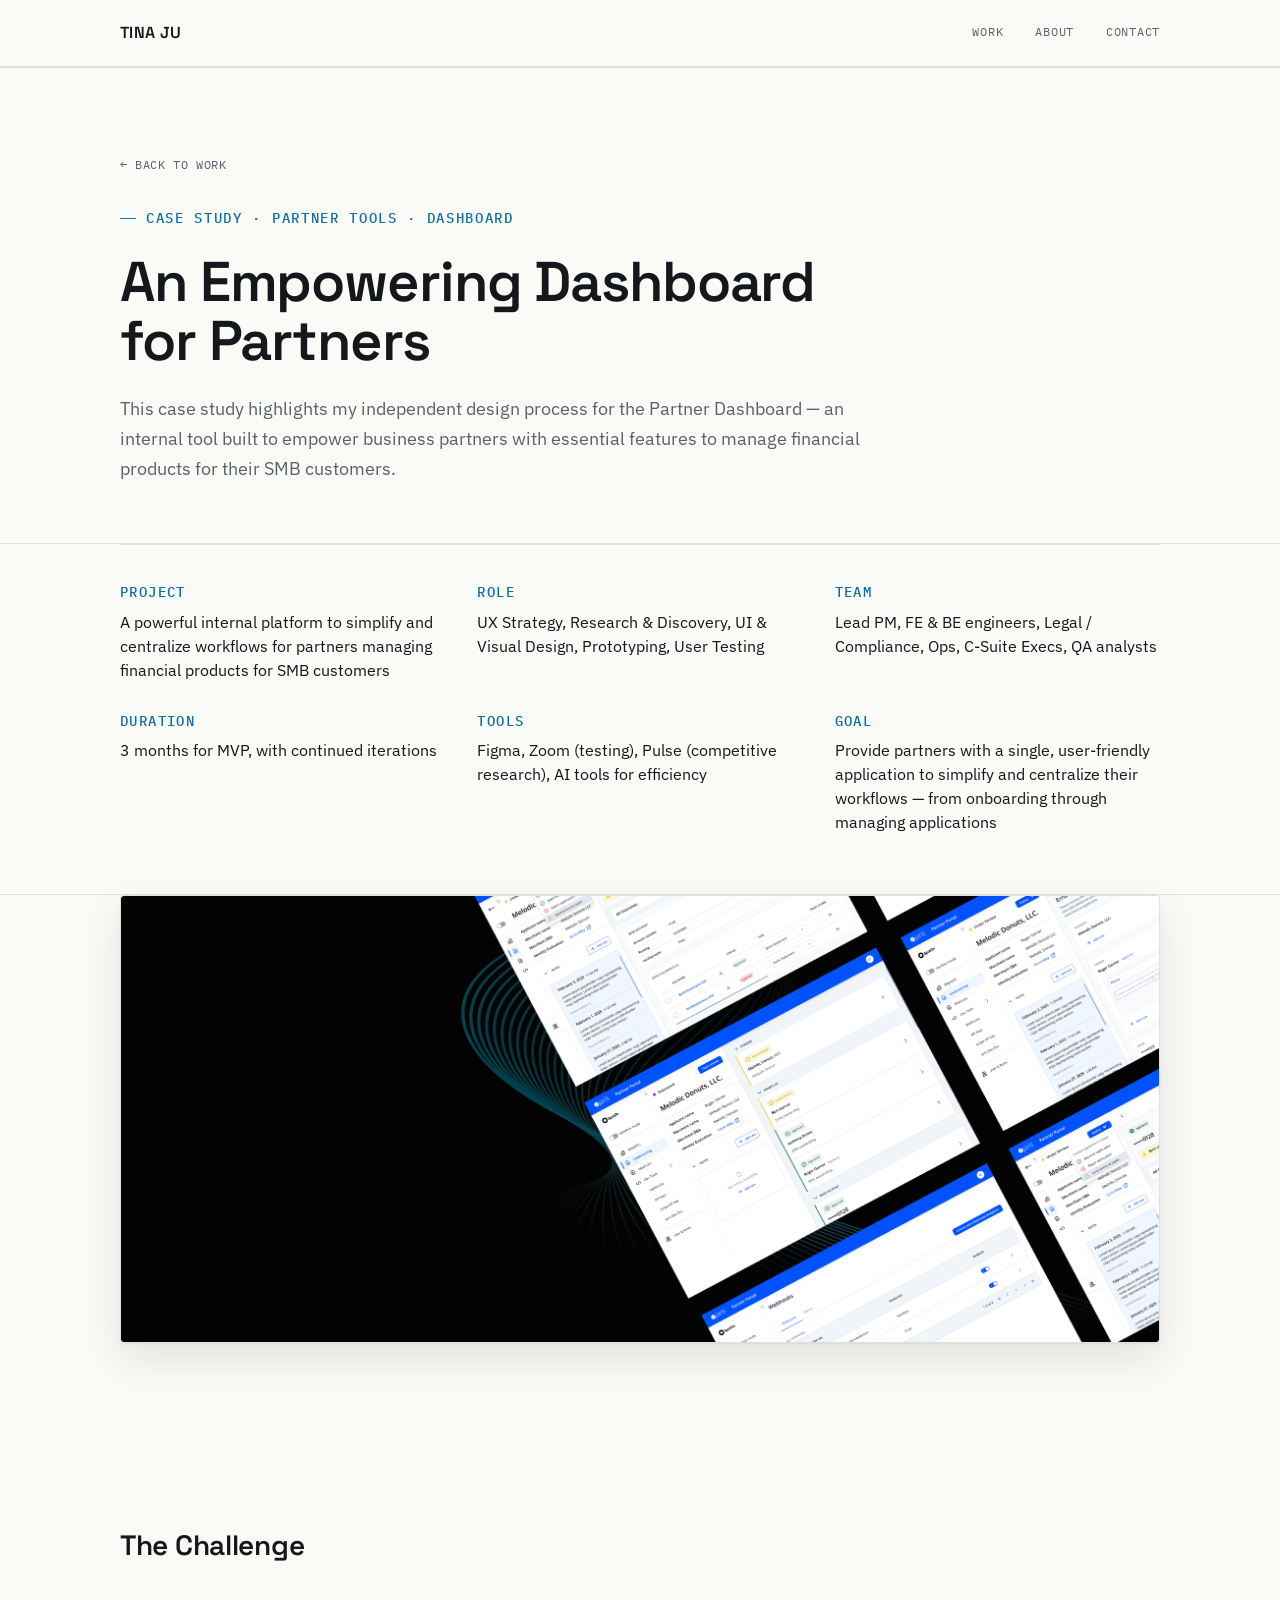
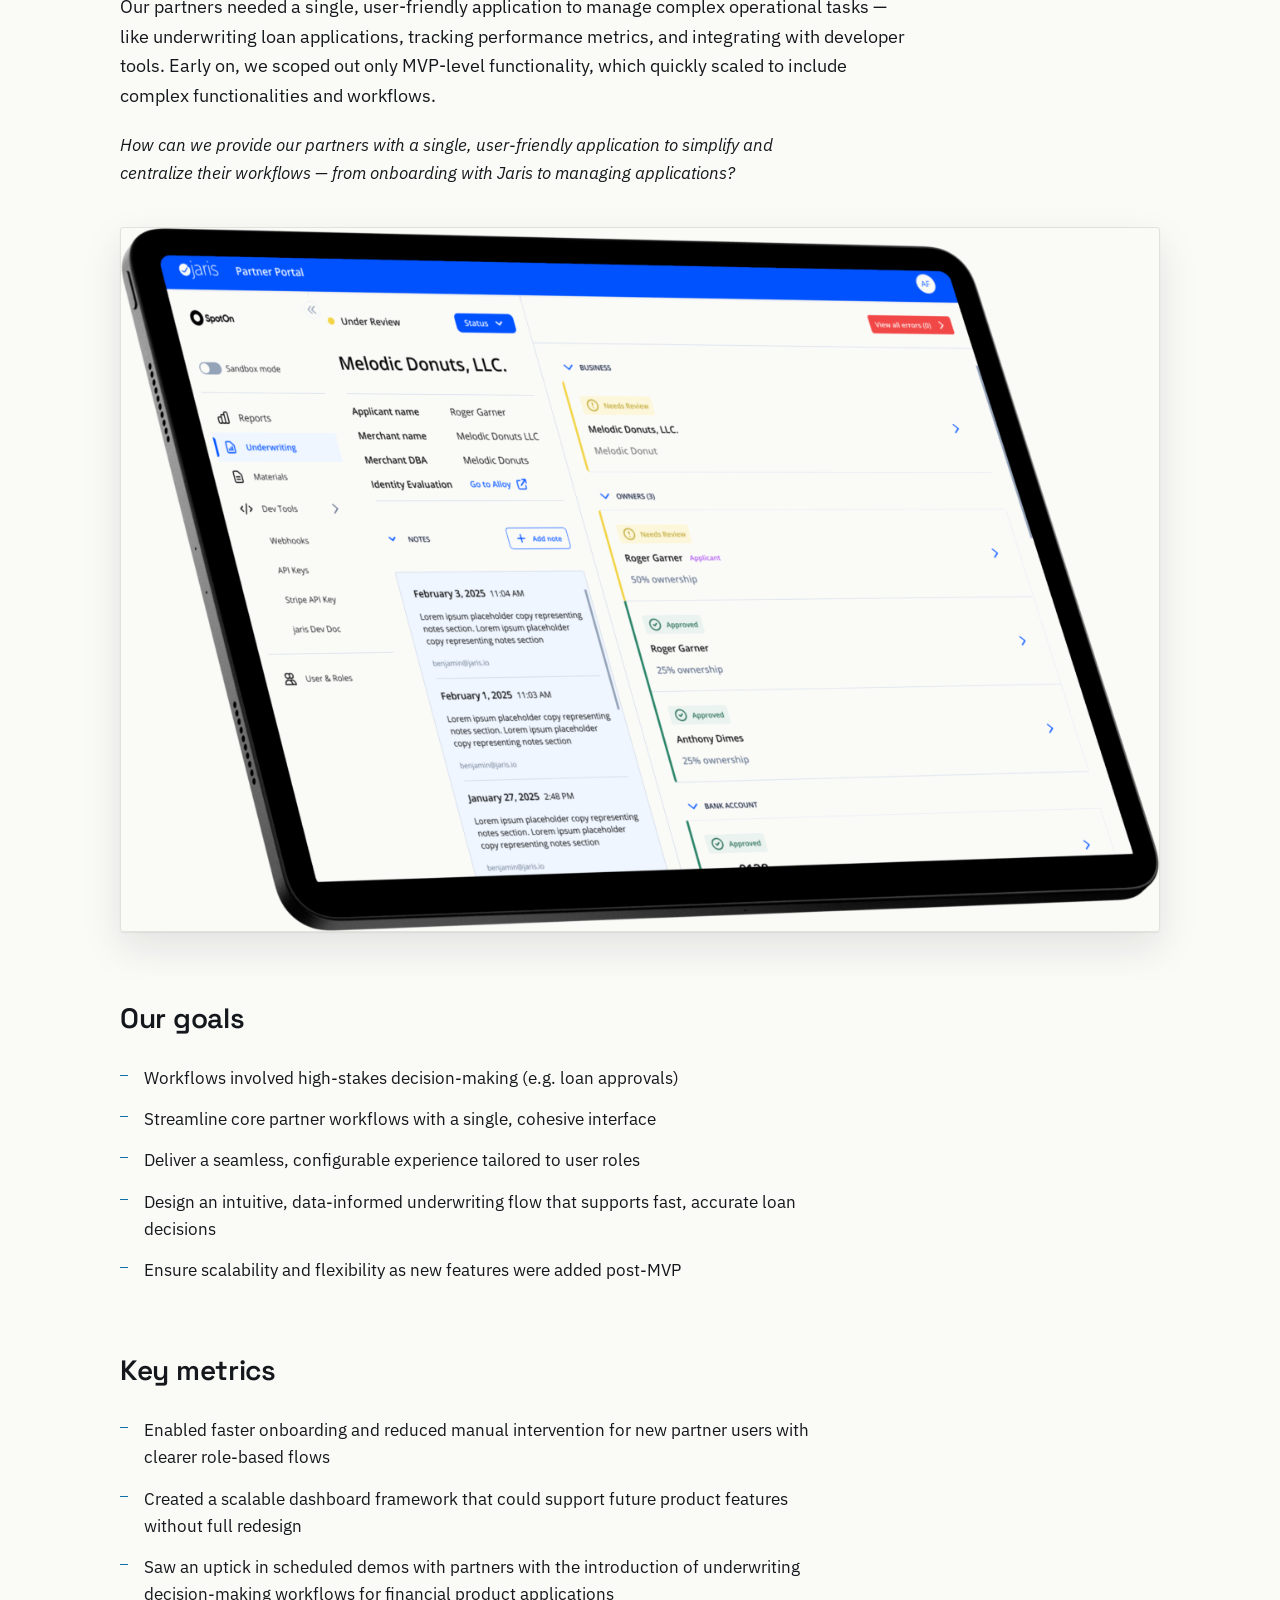
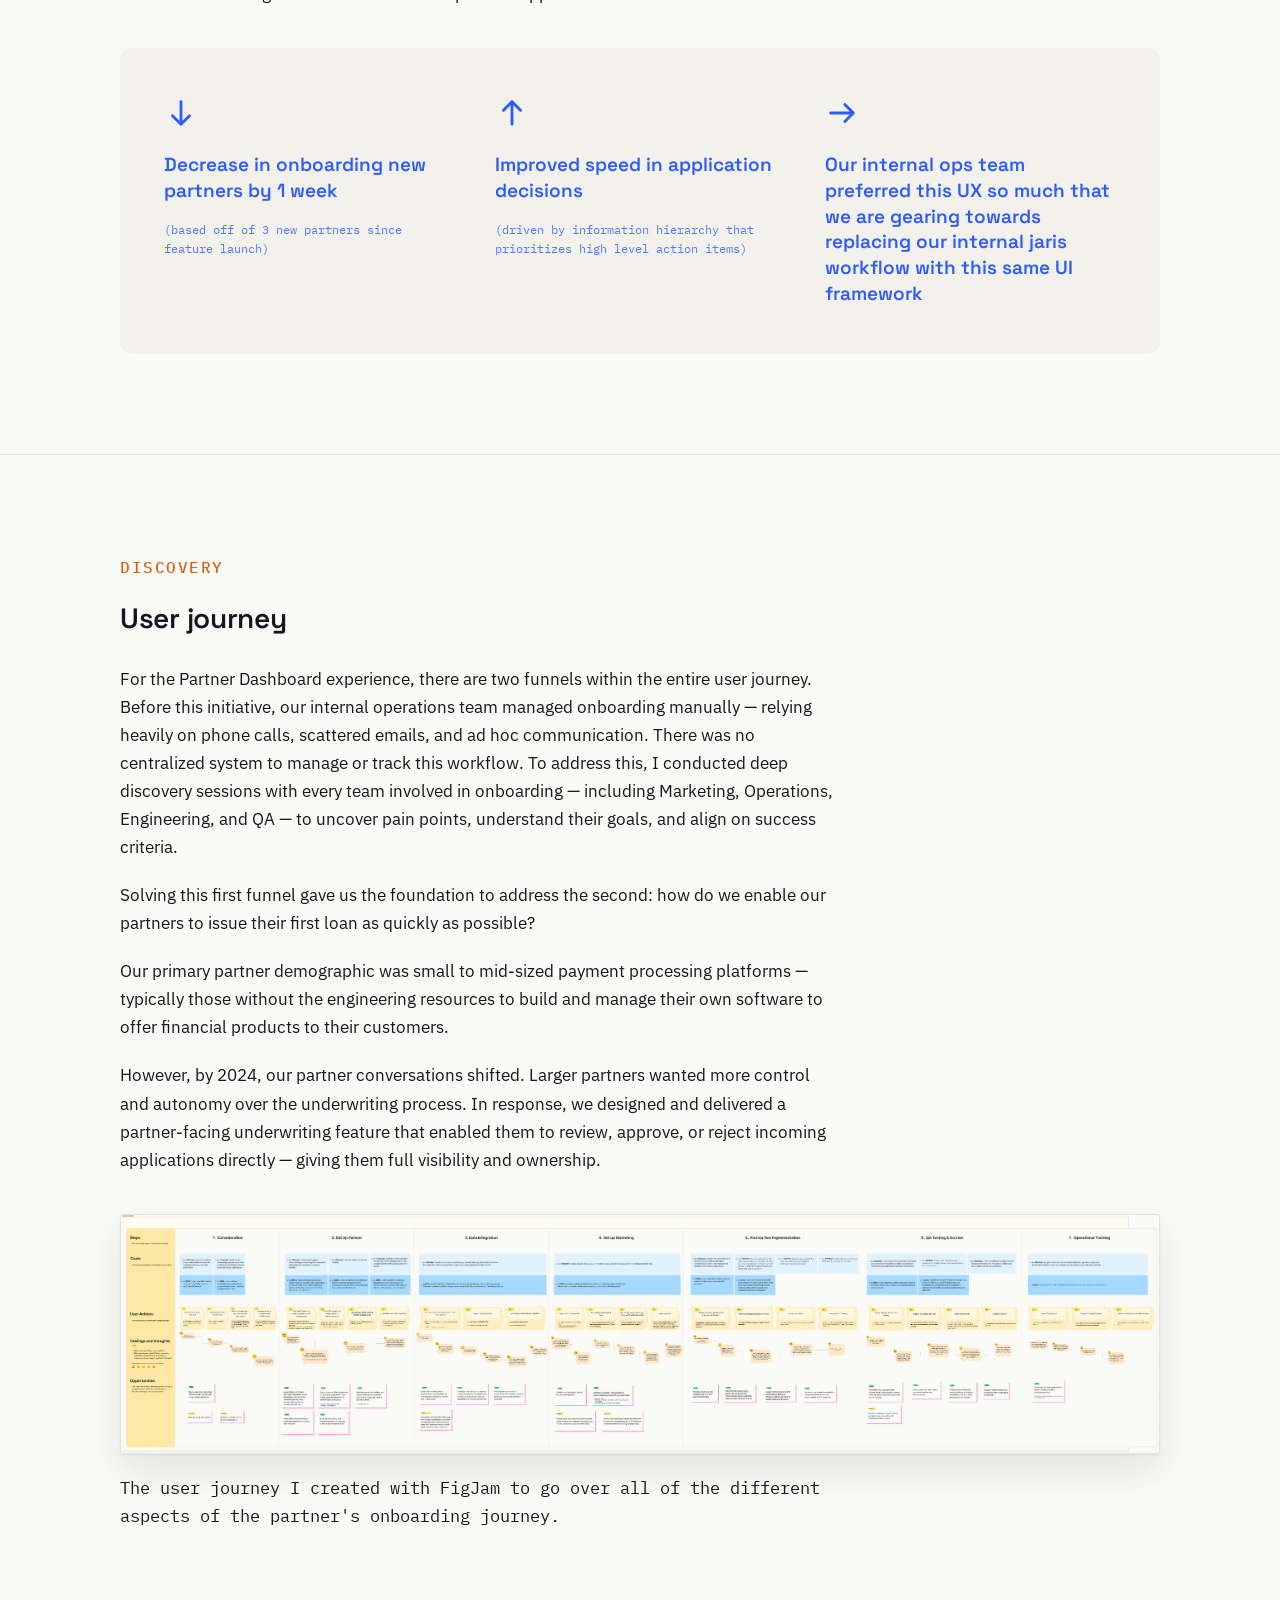
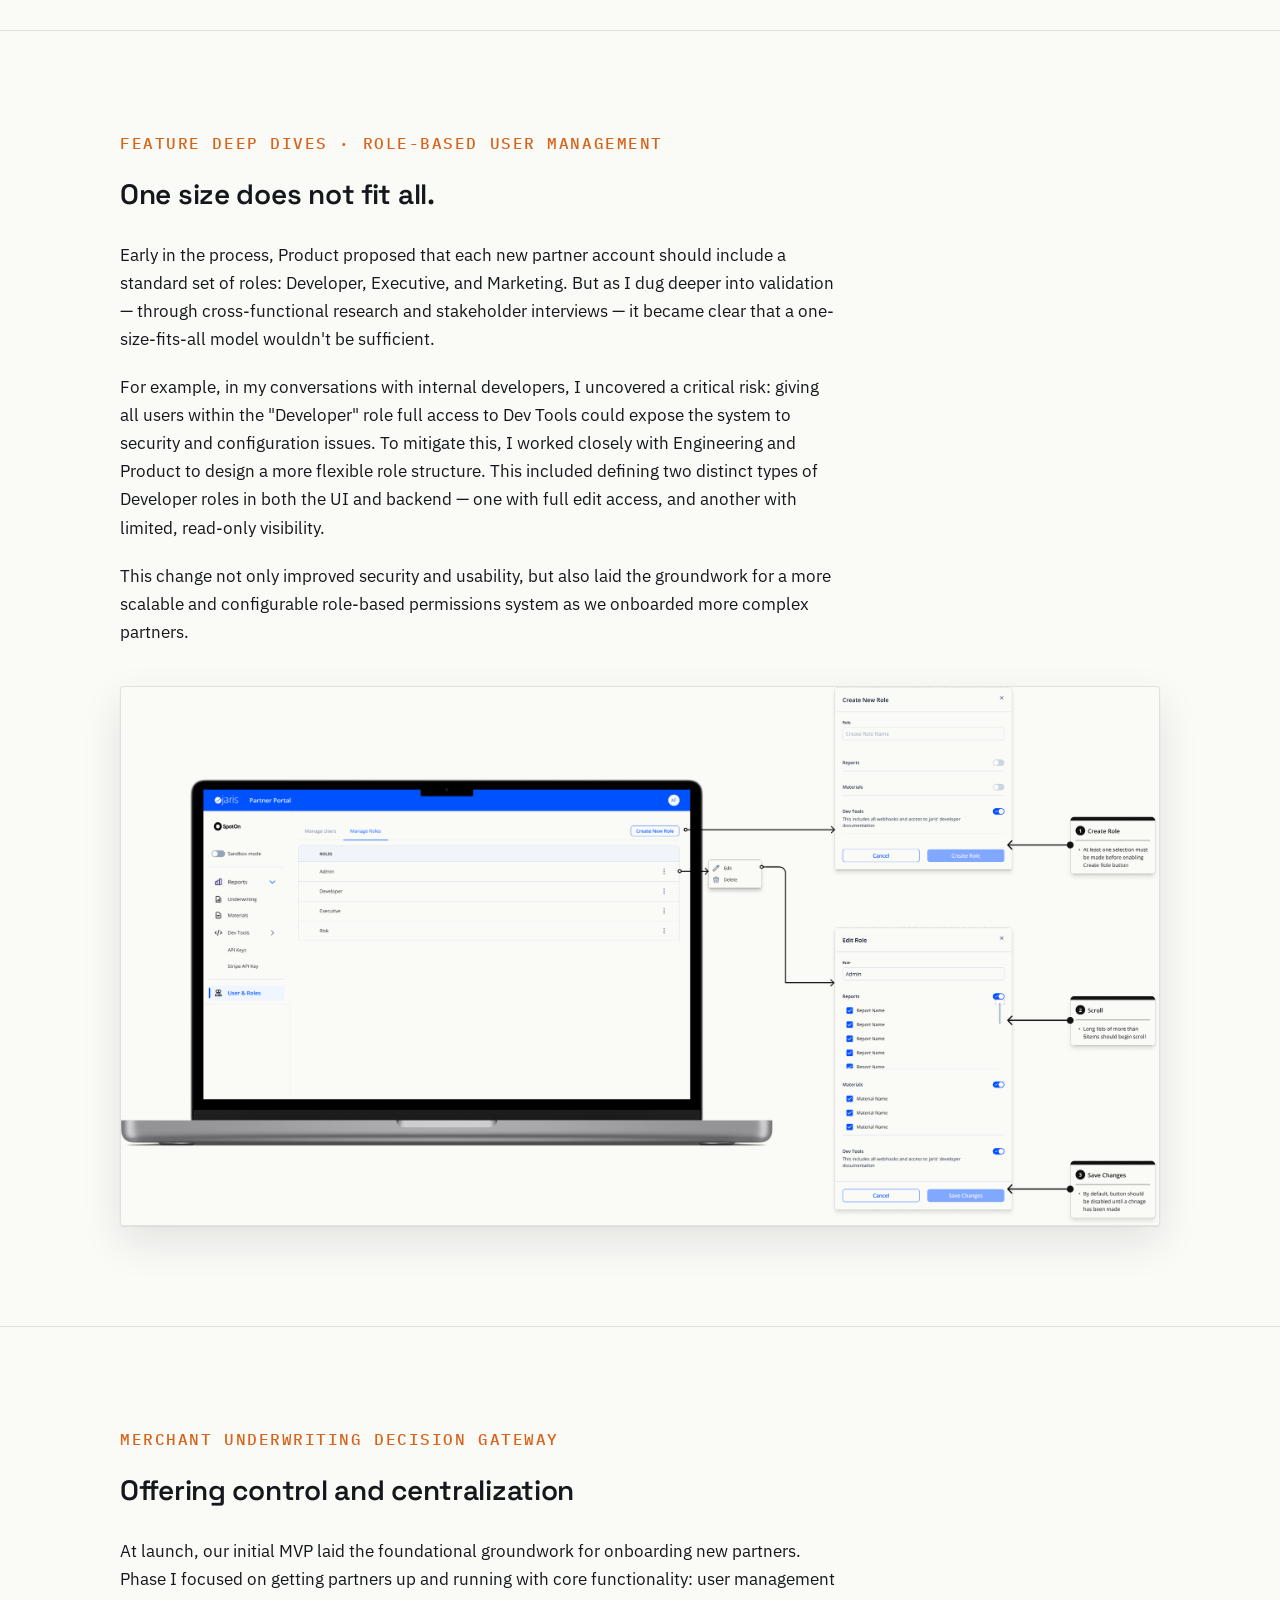
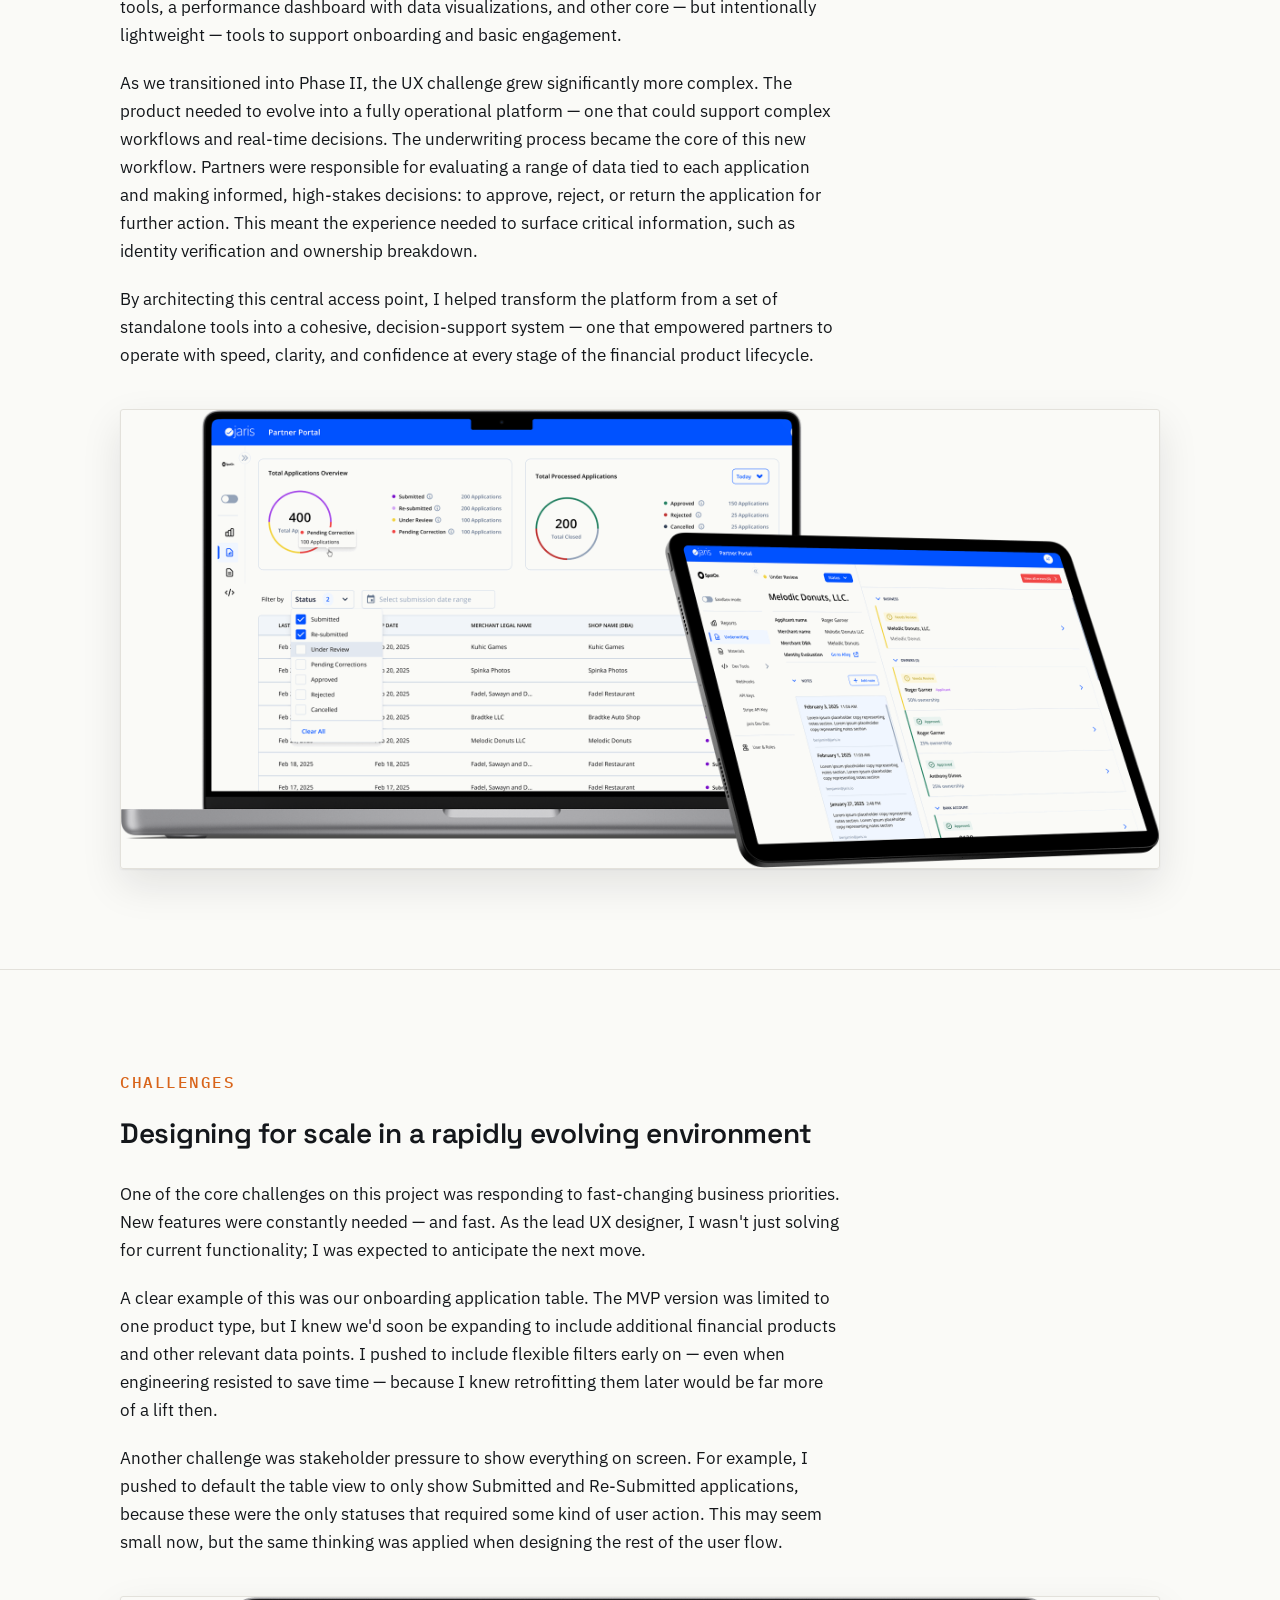
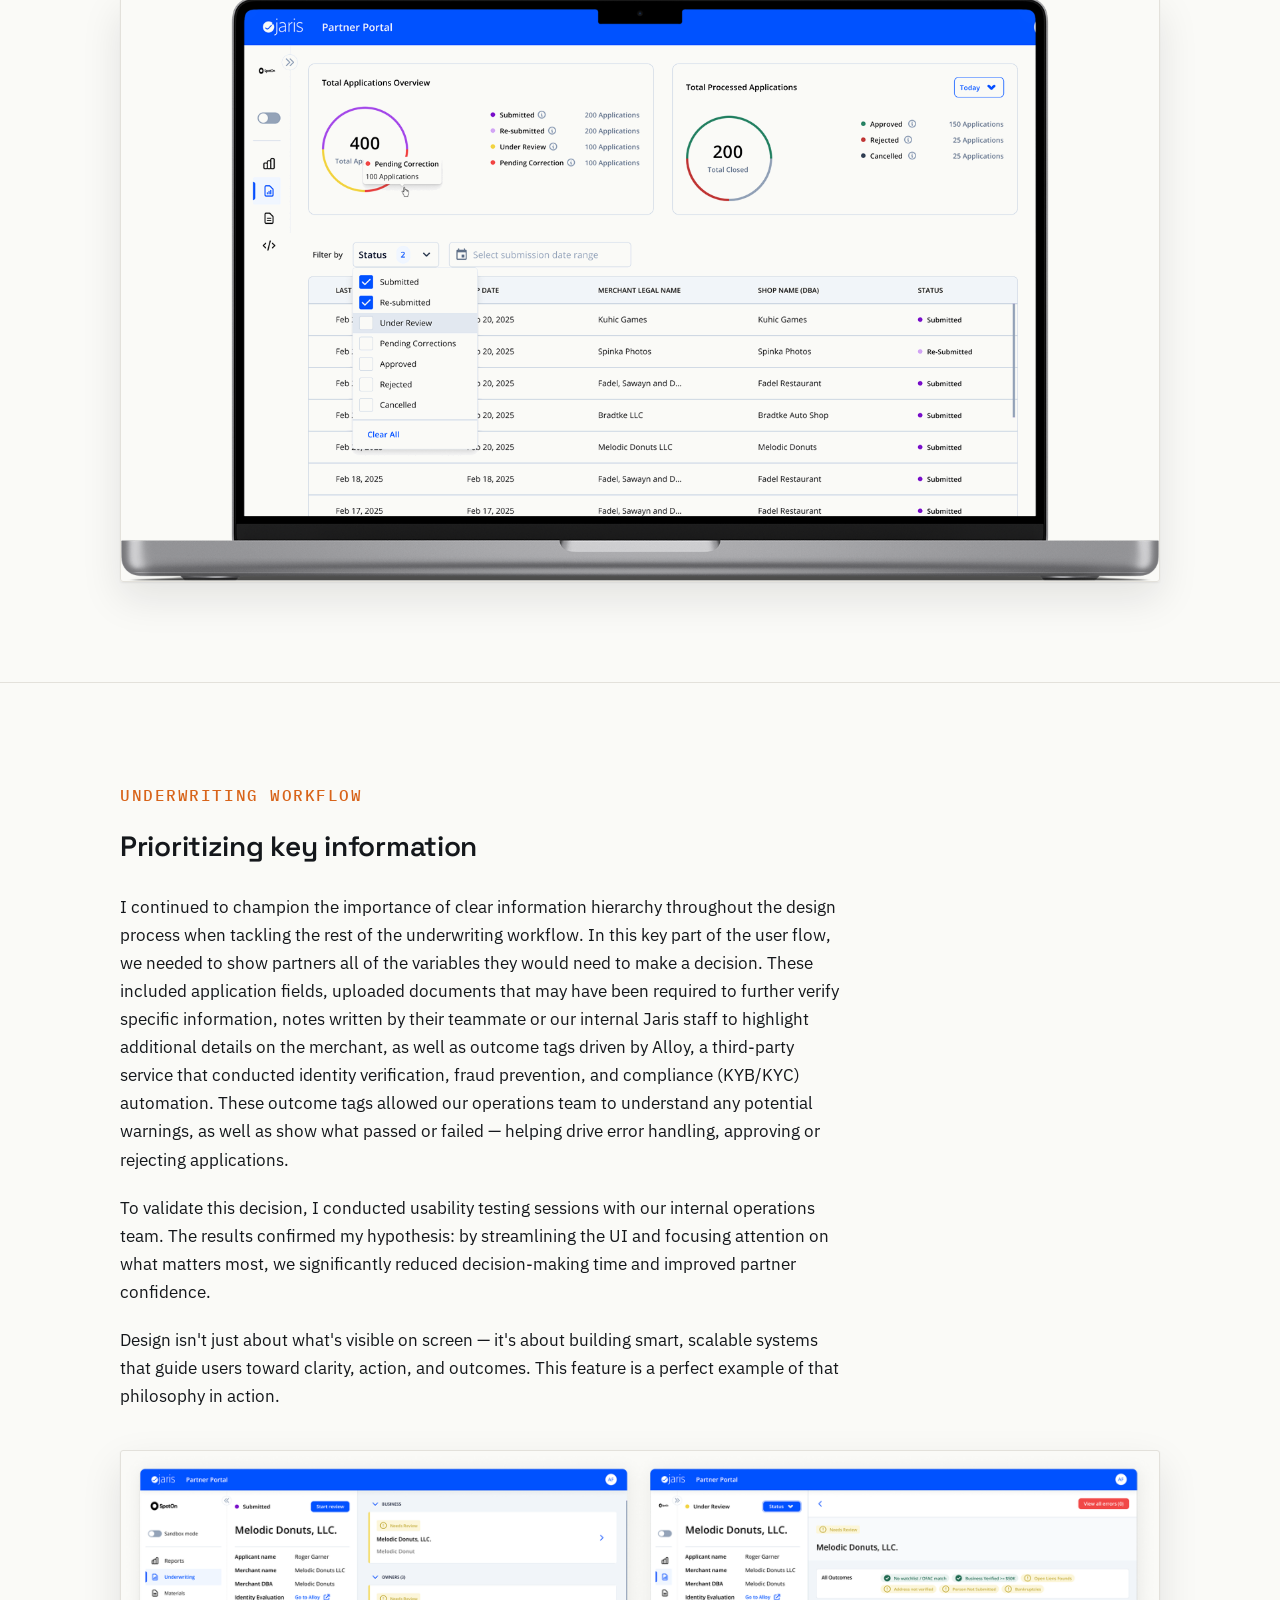
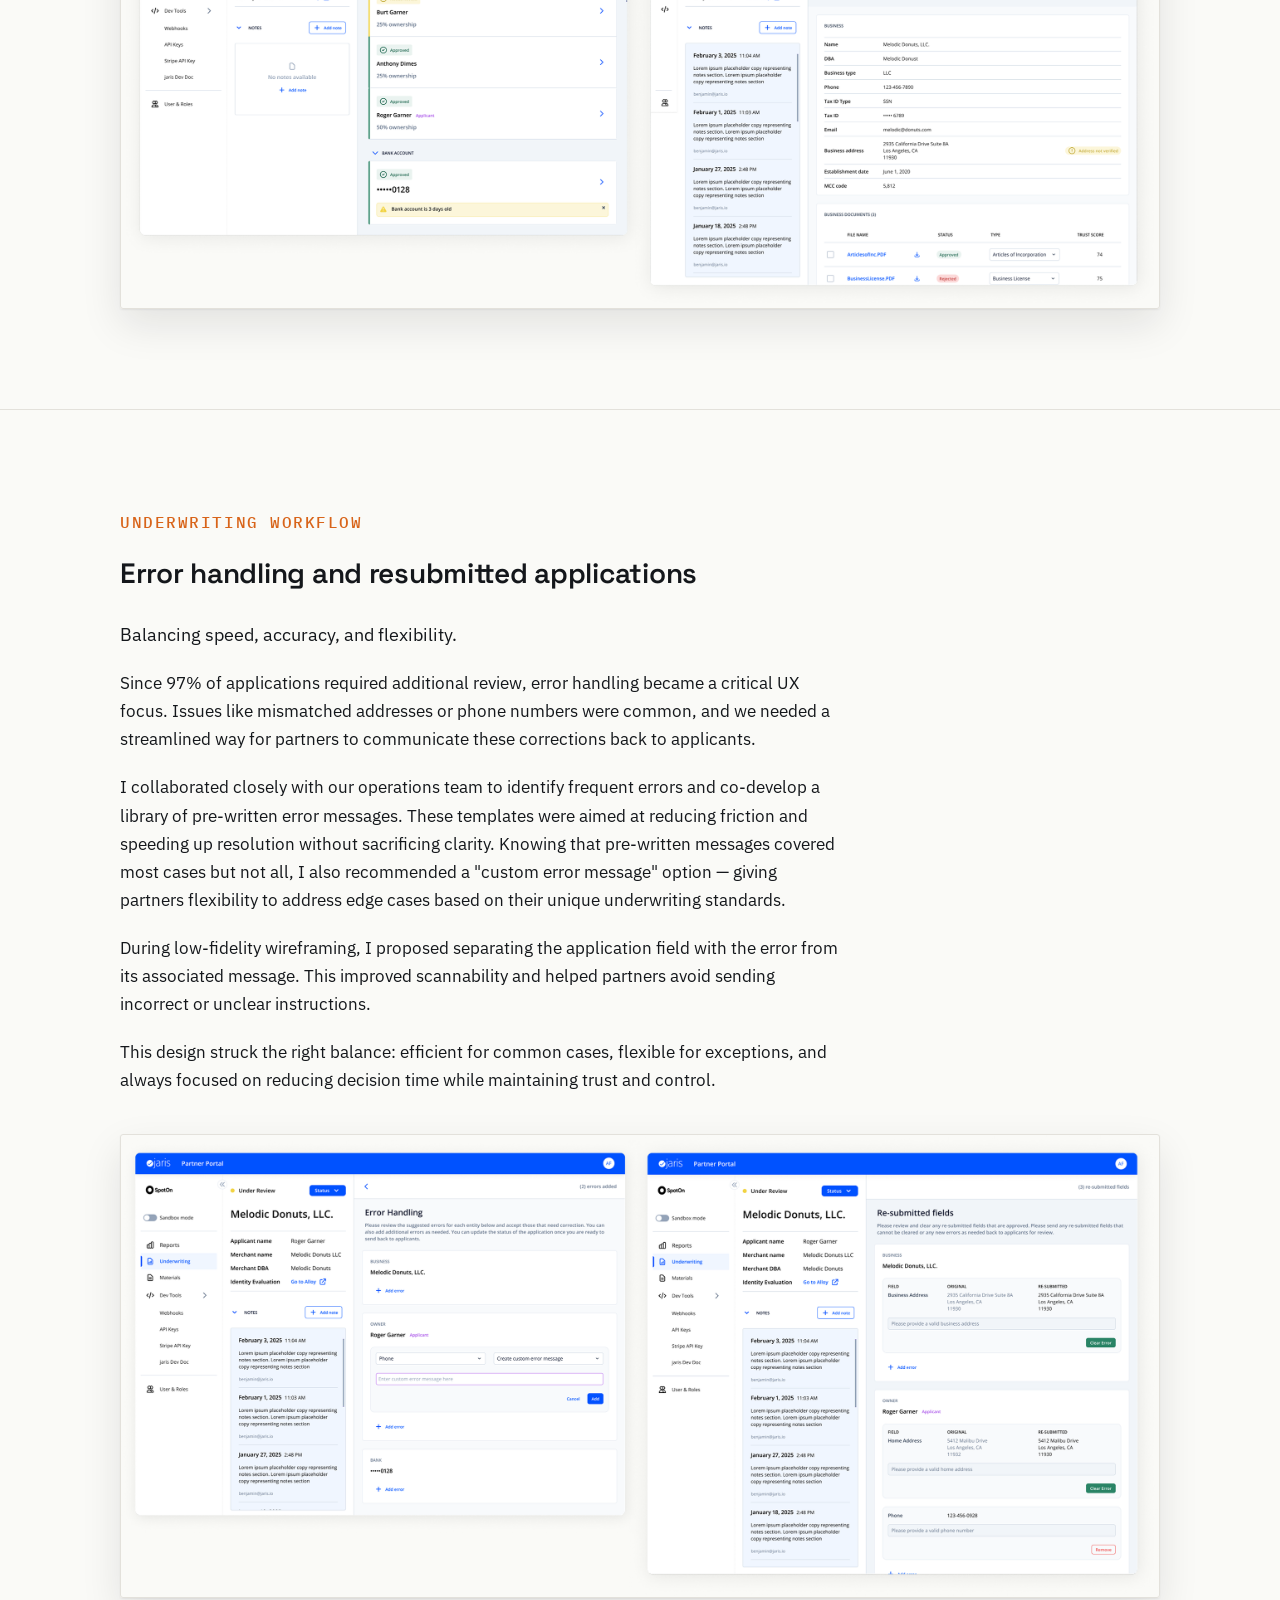
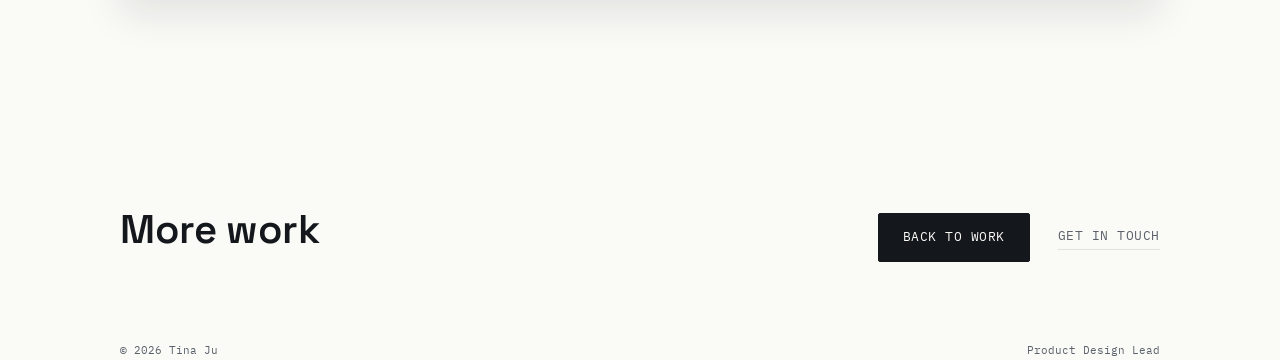
<file: jaris-dashboard.html>
<!DOCTYPE html>
<html lang="en">
<head>
<meta charset="UTF-8">
<meta name="viewport" content="width=device-width, initial-scale=1.0">
<title>An Empowering Dashboard for Partners — Tina Ju</title>
<meta name="description" content="Case study: designing an internal partner dashboard that centralizes onboarding, user management, and underwriting decisions for SMB financial products.">
<link rel="canonical" href="https://www.tina-ju.com/jaris-dashboard">
<meta property="og:title" content="An Empowering Dashboard for Partners — Tina Ju">
<meta property="og:description" content="Designing an internal partner dashboard that centralizes onboarding, user management, and underwriting decisions for SMB financial products.">
<meta property="og:url" content="https://www.tina-ju.com/jaris-dashboard">
<meta property="og:type" content="article">
<link rel="icon" href="data:,">
<link rel="preconnect" href="https://fonts.googleapis.com">
<link rel="preconnect" href="https://fonts.gstatic.com" crossorigin>
<link href="https://fonts.googleapis.com/css2?family=Space+Grotesk:wght@400;500;600;700&family=IBM+Plex+Sans:wght@400;500;600&family=IBM+Plex+Mono:wght@400;500&display=swap" rel="stylesheet">
<link rel="stylesheet" href="styles.css">
<style>
  /* ============ CS HERO ============ */
  #cs-hero{ padding:150px 0 60px; border-top:none; }
  .cs-back{
    font-family:var(--font-mono); font-size:12px; letter-spacing:0.05em;
    text-transform:uppercase; color:var(--slate); display:inline-flex;
    align-items:center; gap:8px; margin-bottom:32px;
    border-bottom:1px solid transparent; transition:color .15s ease, border-color .15s ease;
  }
  .cs-back:hover{ color:var(--ink); border-color:var(--verified); }
  .eyebrow{
    font-family:var(--font-mono); font-size:12px; letter-spacing:0.12em;
    text-transform:uppercase; color:var(--verified);
    display:flex; align-items:center; gap:10px; margin-bottom:22px;
  }
  .eyebrow::before{ content:''; width:16px; height:1px; background:var(--verified); }
  #cs-hero h1{
    font-family:var(--font-display); font-weight:600;
    font-size:clamp(34px, 4.6vw, 56px); line-height:1.06; letter-spacing:-0.02em;
    max-width:20ch;
  }
  .cs-intro{
    font-size:18px; color:var(--slate); max-width:70ch; margin-top:24px; line-height:1.65;
  }

  /* ============ META GRID ============ */
  #cs-meta{ padding-top:0; padding-bottom:60px; }
  .meta-grid{
    display:grid; grid-template-columns:repeat(3, 1fr); gap:28px 32px;
    border-top:1px solid var(--line); padding-top:36px;
  }
  .meta-item .field-label{
    font-family:var(--font-mono); font-size:11px; letter-spacing:0.1em;
    color:var(--verified); margin-bottom:6px;
  }
  .meta-item .field-value{ font-size:15.5px; color:var(--ink); line-height:1.55; }

  /* ============ HERO IMAGE ============ */
  #cs-hero-img{ padding-top:0; padding-bottom:80px; border-bottom:none; }
  .cs-figure{
    border-radius:3px; overflow:hidden; border:1px solid var(--line);
    box-shadow:0 1px 2px rgba(20,23,27,0.06), 0 16px 40px rgba(20,23,27,0.10);
  }
  .cs-figure img{ width:100%; height:auto; display:block; }
  .cs-caption{
    font-family:var(--font-mono); font-size:12.5px; color:var(--slate);
    margin-top:16px; line-height:1.55; max-width:70ch;
  }

  /* ============ CS SECTION ============ */
  .cs-section h2{
    font-family:var(--font-display); font-weight:600; font-size:clamp(22px,2.6vw,28px);
    letter-spacing:-0.01em; margin-bottom:24px;
  }
  .cs-section h3{
    font-family:var(--font-display); font-weight:600; font-size:15px;
    letter-spacing:0.01em; margin-bottom:4px; color:var(--ink);
  }
  .cs-section p{ font-size:16.5px; color:var(--ink); line-height:1.7; max-width:72ch; }
  .cs-section p + p{ margin-top:18px; }
  .cs-section p.lede{ font-size:17.5px; }
  .cs-list{ display:flex; flex-direction:column; gap:14px; max-width:72ch; margin-top:20px; }
  .cs-list li{
    font-size:16.5px; line-height:1.65; color:var(--ink);
    padding-left:24px; position:relative;
  }
  .cs-list li::before{
    content:''; position:absolute; left:0; top:10px; width:8px; height:1px;
    background:var(--verified);
  }
  .cs-list.nested{ margin-top:10px; margin-bottom:0; }
  .cs-block-sub{
    font-family:var(--font-mono); font-size:11px; letter-spacing:0.1em;
    text-transform:uppercase; color:var(--flag); margin-bottom:14px;
  }
  .cs-metric{
    font-family:var(--font-mono); font-size:12px; color:var(--slate);
    border:1px solid var(--line); border-radius:3px; padding:3px 8px; margin-right:8px;
    display:inline-block; margin-bottom:6px;
  }

  /* ============ METRICS CALLOUT ============ */
  .metrics-panel{
    background:var(--paper-dim); border-radius:12px;
    padding:48px 44px; margin-top:36px;
  }
  .metrics-grid{
    display:grid; grid-template-columns:repeat(3, 1fr); gap:40px;
  }
  .metric-arrow{ width:34px; height:34px; color:#2E5BFF; margin-bottom:22px; }
  .metrics-grid p.metric-headline{
    font-family:var(--font-display); font-weight:600; font-size:19px;
    line-height:1.35; color:#2E5BFF; max-width:none;
  }
  .metrics-grid p.metric-note{
    font-family:var(--font-mono); font-size:12px; color:#2E5BFF; opacity:0.8;
    margin-top:16px; line-height:1.6; max-width:none;
  }
  @media (max-width: 700px){
    .metrics-grid{ grid-template-columns:1fr; gap:36px; }
  }

  /* ============ CTA ============ */
  #cs-cta{ border-bottom:none; padding-bottom:80px; }
  .cs-cta-grid{
    display:flex; justify-content:space-between; align-items:flex-end;
    flex-wrap:wrap; gap:32px;
  }
  #cs-cta h2{
    font-family:var(--font-display); font-weight:600;
    font-size:clamp(28px,3.6vw,40px); letter-spacing:-0.01em; max-width:14ch;
  }
  .cs-cta-actions{ display:flex; gap:28px; align-items:center; flex-wrap:wrap; }

  /* ============ RESPONSIVE ============ */
  @media (max-width: 860px){
    #cs-hero{ padding:130px 0 50px; }
    .meta-grid{ grid-template-columns:repeat(2, 1fr); }
    .cs-cta-grid{ flex-direction:column; align-items:flex-start; }
  }
  @media (max-width: 520px){
    .meta-grid{ grid-template-columns:1fr; }
  }
</style>
</head>
<body>

<header>
  <nav>
    <a href="/" class="nav-name">TINA JU</a>
    <div class="nav-links">
      <a href="/work">Work</a>
      <a href="/about">About</a>
      <a href="/contact">Contact</a>
    </div>
  </nav>
  <div class="cal-track" id="calTrack">
    <div class="cal-fill" id="calFill"></div>
  </div>
</header>

<main>

  <!-- ============ HERO ============ -->
  <section id="cs-hero">
    <div class="wrap">
      <a href="/work" class="cs-back">← Back to work</a>
      <div class="eyebrow">CASE STUDY · PARTNER TOOLS · DASHBOARD</div>
      <h1>An Empowering Dashboard for Partners</h1>
      <p class="cs-intro">
        This case study highlights my independent design process for the Partner Dashboard — an
        internal tool built to empower business partners with essential features to manage financial
        products for their SMB customers.
      </p>
    </div>
  </section>

  <!-- ============ META ============ -->
  <section id="cs-meta">
    <div class="wrap">
      <div class="meta-grid">
        <div class="meta-item">
          <div class="field-label">PROJECT</div>
          <div class="field-value">A powerful internal platform to simplify and centralize workflows for partners managing financial products for SMB customers</div>
        </div>
        <div class="meta-item">
          <div class="field-label">ROLE</div>
          <div class="field-value">UX Strategy, Research &amp; Discovery, UI &amp; Visual Design, Prototyping, User Testing</div>
        </div>
        <div class="meta-item">
          <div class="field-label">TEAM</div>
          <div class="field-value">Lead PM, FE &amp; BE engineers, Legal / Compliance, Ops, C-Suite Execs, QA analysts</div>
        </div>
        <div class="meta-item">
          <div class="field-label">DURATION</div>
          <div class="field-value">3 months for MVP, with continued iterations</div>
        </div>
        <div class="meta-item">
          <div class="field-label">TOOLS</div>
          <div class="field-value">Figma, Zoom (testing), Pulse (competitive research), AI tools for efficiency</div>
        </div>
        <div class="meta-item">
          <div class="field-label">GOAL</div>
          <div class="field-value">Provide partners with a single, user-friendly application to simplify and centralize their workflows — from onboarding through managing applications</div>
        </div>
      </div>
    </div>
  </section>

  <!-- ============ HERO IMAGE ============ -->
  <section id="cs-hero-img">
    <div class="wrap">
      <figure class="cs-figure">
        <img src="images/dashboard/hero-dashboard.png?v=2" alt="Partner Dashboard overview" loading="lazy">
      </figure>
    </div>
  </section>

  <!-- ============ THE CHALLENGE ============ -->
  <section class="cs-section">
    <div class="wrap">
      <h2>The Challenge</h2>
      <p class="lede">
        Our partners needed a single, user-friendly application to manage complex operational
        tasks — like underwriting loan applications, tracking performance metrics, and integrating
        with developer tools. Early on, we scoped out only MVP-level functionality, which quickly
        scaled to include complex functionalities and workflows.
      </p>
      <p style="font-style:italic;">
        How can we provide our partners with a single, user-friendly application to simplify and
        centralize their workflows — from onboarding with Jaris to managing applications?
      </p>

      <figure class="cs-figure">
        <img src="images/dashboard/01-challenge-overview.png?v=2" alt="Partner Dashboard tablet mockup" loading="lazy">
      </figure>

      <h2>Our goals</h2>
      <ul class="cs-list">
        <li>Workflows involved high-stakes decision-making (e.g. loan approvals)</li>
        <li>Streamline core partner workflows with a single, cohesive interface</li>
        <li>Deliver a seamless, configurable experience tailored to user roles</li>
        <li>Design an intuitive, data-informed underwriting flow that supports fast, accurate loan decisions</li>
        <li>Ensure scalability and flexibility as new features were added post-MVP</li>
      </ul>

      <h2>Key metrics</h2>
      <ul class="cs-list">
        <li>Enabled faster onboarding and reduced manual intervention for new partner users with clearer role-based flows</li>
        <li>Created a scalable dashboard framework that could support future product features without full redesign</li>
        <li>Saw an uptick in scheduled demos with partners with the introduction of underwriting decision-making workflows for financial product applications</li>
      </ul>

      <div class="metrics-panel">
        <div class="metrics-grid">
          <div>
            <svg class="metric-arrow" viewBox="0 0 24 24" fill="none" stroke="currentColor" stroke-width="2" stroke-linecap="round" stroke-linejoin="round"><path d="M12 4v16M6 14l6 6 6-6"/></svg>
            <p class="metric-headline">Decrease in onboarding new partners by 1 week</p>
            <p class="metric-note">(based off of 3 new partners since feature launch)</p>
          </div>
          <div>
            <svg class="metric-arrow" viewBox="0 0 24 24" fill="none" stroke="currentColor" stroke-width="2" stroke-linecap="round" stroke-linejoin="round"><path d="M12 20V4M6 10l6-6 6 6"/></svg>
            <p class="metric-headline">Improved speed in application decisions</p>
            <p class="metric-note">(driven by information hierarchy that prioritizes high level action items)</p>
          </div>
          <div>
            <svg class="metric-arrow" viewBox="0 0 24 24" fill="none" stroke="currentColor" stroke-width="2" stroke-linecap="round" stroke-linejoin="round"><path d="M4 12h16M14 6l6 6-6 6"/></svg>
            <p class="metric-headline">Our internal ops team preferred this UX so much that we are gearing towards replacing our internal jaris workflow with this same UI framework</p>
          </div>
        </div>
      </div>
    </div>
  </section>

  <!-- ============ DISCOVERY / USER JOURNEY ============ -->
  <section class="cs-section">
    <div class="wrap">
      <div class="cs-block-sub">Discovery</div>
      <h2>User journey</h2>
      <p>
        For the Partner Dashboard experience, there are two funnels within the entire user journey.
        Before this initiative, our internal operations team managed onboarding manually — relying
        heavily on phone calls, scattered emails, and ad hoc communication. There was no centralized
        system to manage or track this workflow. To address this, I conducted deep discovery sessions
        with every team involved in onboarding — including Marketing, Operations, Engineering, and
        QA — to uncover pain points, understand their goals, and align on success criteria.
      </p>
      <p>
        Solving this first funnel gave us the foundation to address the second: how do we enable our
        partners to issue their first loan as quickly as possible?
      </p>
      <p>
        Our primary partner demographic was small to mid-sized payment processing platforms —
        typically those without the engineering resources to build and manage their own software to
        offer financial products to their customers.
      </p>
      <p>
        However, by 2024, our partner conversations shifted. Larger partners wanted more control and
        autonomy over the underwriting process. In response, we designed and delivered a
        partner-facing underwriting feature that enabled them to review, approve, or reject incoming
        applications directly — giving them full visibility and ownership.
      </p>

      <figure class="cs-figure">
        <img src="images/dashboard/02-user-journey-figjam.png?v=2" alt="Partner onboarding user journey map in FigJam" loading="lazy">
      </figure>
      <p class="cs-caption">The user journey I created with FigJam to go over all of the different aspects of the partner's onboarding journey.</p>
    </div>
  </section>

  <!-- ============ ROLE-BASED USER MANAGEMENT ============ -->
  <section class="cs-section">
    <div class="wrap">
      <div class="cs-block-sub">Feature deep dives · Role-based user management</div>
      <h2>One size does not fit all.</h2>
      <p>
        Early in the process, Product proposed that each new partner account should include a
        standard set of roles: Developer, Executive, and Marketing. But as I dug deeper into
        validation — through cross-functional research and stakeholder interviews — it became clear
        that a one-size-fits-all model wouldn't be sufficient.
      </p>
      <p>
        For example, in my conversations with internal developers, I uncovered a critical risk:
        giving all users within the "Developer" role full access to Dev Tools could expose the
        system to security and configuration issues. To mitigate this, I worked closely with
        Engineering and Product to design a more flexible role structure. This included defining two
        distinct types of Developer roles in both the UI and backend — one with full edit access,
        and another with limited, read-only visibility.
      </p>
      <p>
        This change not only improved security and usability, but also laid the groundwork for a
        more scalable and configurable role-based permissions system as we onboarded more complex
        partners.
      </p>

      <figure class="cs-figure">
        <img src="images/dashboard/03-feature-deep-dives.png?v=2" alt="Create and edit role modals showing Reports, Materials, and Dev Tools permission toggles" loading="lazy">
      </figure>
    </div>
  </section>

  <!-- ============ MERCHANT UNDERWRITING DECISION GATEWAY ============ -->
  <section class="cs-section">
    <div class="wrap">
      <div class="cs-block-sub">Merchant underwriting decision gateway</div>
      <h2>Offering control and centralization</h2>
      <p>
        At launch, our initial MVP laid the foundational groundwork for onboarding new partners.
        Phase I focused on getting partners up and running with core functionality: user management
        tools, a performance dashboard with data visualizations, and other core — but intentionally
        lightweight — tools to support onboarding and basic engagement.
      </p>
      <p>
        As we transitioned into Phase II, the UX challenge grew significantly more complex. The
        product needed to evolve into a fully operational platform — one that could support complex
        workflows and real-time decisions. The underwriting process became the core of this new
        workflow. Partners were responsible for evaluating a range of data tied to each application
        and making informed, high-stakes decisions: to approve, reject, or return the application
        for further action. This meant the experience needed to surface critical information, such
        as identity verification and ownership breakdown.
      </p>
      <p>
        By architecting this central access point, I helped transform the platform from a set of
        standalone tools into a cohesive, decision-support system — one that empowered partners to
        operate with speed, clarity, and confidence at every stage of the financial product
        lifecycle.
      </p>

      <figure class="cs-figure">
        <img src="images/dashboard/04-role-based-management.png?v=2" alt="Total applications overview dashboard alongside the merchant underwriting detail view" loading="lazy">
      </figure>
    </div>
  </section>

  <!-- ============ CHALLENGES ============ -->
  <section class="cs-section">
    <div class="wrap">
      <div class="cs-block-sub">Challenges</div>
      <h2>Designing for scale in a rapidly evolving environment</h2>
      <p>
        One of the core challenges on this project was responding to fast-changing business
        priorities. New features were constantly needed — and fast. As the lead UX designer, I
        wasn't just solving for current functionality; I was expected to anticipate the next move.
      </p>
      <p>
        A clear example of this was our onboarding application table. The MVP version was limited to
        one product type, but I knew we'd soon be expanding to include additional financial products
        and other relevant data points. I pushed to include flexible filters early on — even when
        engineering resisted to save time — because I knew retrofitting them later would be far more
        of a lift then.
      </p>
      <p>
        Another challenge was stakeholder pressure to show everything on screen. For example, I
        pushed to default the table view to only show Submitted and Re-Submitted applications,
        because these were the only statuses that required some kind of user action. This may seem
        small now, but the same thinking was applied when designing the rest of the user flow.
      </p>

      <figure class="cs-figure">
        <img src="images/dashboard/05-underwriting-gateway.png?v=2" alt="Application table defaulted to Submitted and Re-submitted status filters" loading="lazy">
      </figure>
    </div>
  </section>

  <!-- ============ UNDERWRITING WORKFLOW: PRIORITIZING KEY INFORMATION ============ -->
  <section class="cs-section">
    <div class="wrap">
      <div class="cs-block-sub">Underwriting workflow</div>
      <h2>Prioritizing key information</h2>
      <p>
        I continued to champion the importance of clear information hierarchy throughout the design
        process when tackling the rest of the underwriting workflow. In this key part of the user
        flow, we needed to show partners all of the variables they would need to make a decision.
        These included application fields, uploaded documents that may have been required to further
        verify specific information, notes written by their teammate or our internal Jaris staff to
        highlight additional details on the merchant, as well as outcome tags driven by Alloy, a
        third-party service that conducted identity verification, fraud prevention, and compliance
        (KYB/KYC) automation. These outcome tags allowed our operations team to understand any
        potential warnings, as well as show what passed or failed — helping drive error handling,
        approving or rejecting applications.
      </p>
      <p>
        To validate this decision, I conducted usability testing sessions with our internal
        operations team. The results confirmed my hypothesis: by streamlining the UI and focusing
        attention on what matters most, we significantly reduced decision-making time and improved
        partner confidence.
      </p>
      <p>
        Design isn't just about what's visible on screen — it's about building smart, scalable
        systems that guide users toward clarity, action, and outcomes. This feature is a perfect
        example of that philosophy in action.
      </p>

      <figure class="cs-figure">
        <img src="images/dashboard/06-challenges-scale.png?v=2" alt="Underwriting workflow showing business, owners, and bank account information hierarchy" loading="lazy">
      </figure>
    </div>
  </section>

  <!-- ============ UNDERWRITING WORKFLOW: ERROR HANDLING ============ -->
  <section class="cs-section" style="border-bottom:none;">
    <div class="wrap">
      <div class="cs-block-sub">Underwriting workflow</div>
      <h2>Error handling and resubmitted applications</h2>
      <p class="lede">Balancing speed, accuracy, and flexibility.</p>
      <p>
        Since 97% of applications required additional review, error handling became a critical UX
        focus. Issues like mismatched addresses or phone numbers were common, and we needed a
        streamlined way for partners to communicate these corrections back to applicants.
      </p>
      <p>
        I collaborated closely with our operations team to identify frequent errors and co-develop a
        library of pre-written error messages. These templates were aimed at reducing friction and
        speeding up resolution without sacrificing clarity. Knowing that pre-written messages covered
        most cases but not all, I also recommended a "custom error message" option — giving partners
        flexibility to address edge cases based on their unique underwriting standards.
      </p>
      <p>
        During low-fidelity wireframing, I proposed separating the application field with the error
        from its associated message. This improved scannability and helped partners avoid sending
        incorrect or unclear instructions.
      </p>
      <p>
        This design struck the right balance: efficient for common cases, flexible for exceptions,
        and always focused on reducing decision time while maintaining trust and control.
      </p>

      <figure class="cs-figure">
        <img src="images/dashboard/07-prioritizing-info.png?v=2" alt="Error handling and re-submitted fields screens with pre-written and custom error messages" loading="lazy">
      </figure>
    </div>
  </section>

  <!-- ============ CTA ============ -->
  <section id="cs-cta">
    <div class="wrap cs-cta-grid">
      <h2>More work</h2>
      <div class="cs-cta-actions">
        <a href="/work" class="btn">Back to work</a>
        <a href="/contact" class="btn-ghost">Get in touch</a>
      </div>
    </div>
  </section>

</main>

<footer class="wrap">
  <span>© 2026 Tina Ju</span>
  <span>Product Design Lead</span>
</footer>

<script>
  const track = document.getElementById('calTrack');
  const fill = document.getElementById('calFill');

  function updateFill(){
    const docHeight = document.documentElement.scrollHeight - window.innerHeight;
    const pct = docHeight > 0 ? (window.scrollY / docHeight) * 100 : 0;
    fill.style.width = Math.min(pct, 100) + '%';
  }

  window.addEventListener('scroll', updateFill, { passive:true });
  window.addEventListener('resize', updateFill);
  window.addEventListener('load', updateFill);
</script>
<script src="case-study.js"></script>

</body>
</html>
</file>
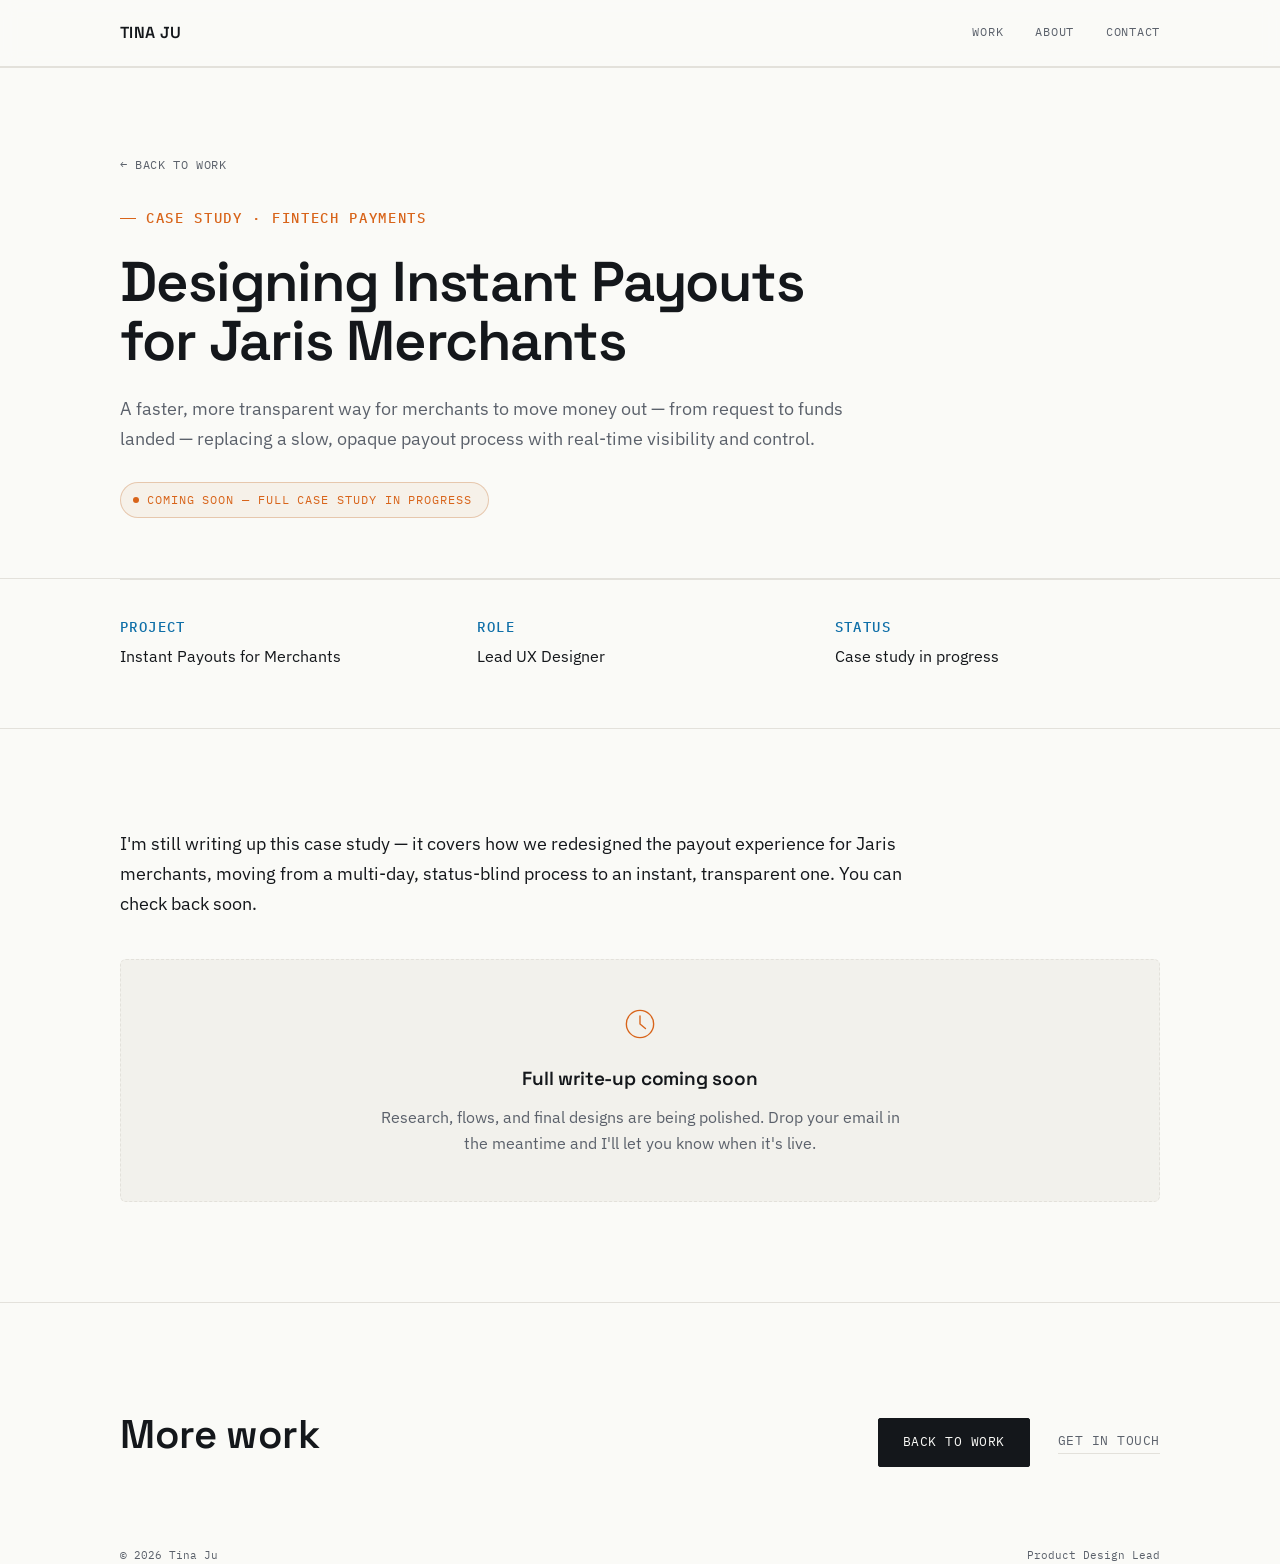
<file: jaris-instantpayouts-1.html>
<!DOCTYPE html>
<html lang="en">
<head>
<meta charset="UTF-8">
<meta name="viewport" content="width=device-width, initial-scale=1.0">
<title>Instant Payouts — Coming Soon — Tina Ju</title>
<meta name="description" content="Case study preview: designing an instant payouts experience for Jaris merchants. Coming soon.">
<meta name="robots" content="noindex, nofollow">
<link rel="canonical" href="https://www.tina-ju.com/jaris-instantpayouts-1">
<meta property="og:title" content="Instant Payouts — Coming Soon — Tina Ju">
<meta property="og:description" content="Case study preview: designing an instant payouts experience for Jaris merchants.">
<meta property="og:url" content="https://www.tina-ju.com/jaris-instantpayouts-1">
<meta property="og:type" content="article">
<link rel="icon" href="data:,">
<link rel="preconnect" href="https://fonts.googleapis.com">
<link rel="preconnect" href="https://fonts.gstatic.com" crossorigin>
<link href="https://fonts.googleapis.com/css2?family=Space+Grotesk:wght@400;500;600;700&family=IBM+Plex+Sans:wght@400;500;600&family=IBM+Plex+Mono:wght@400;500&display=swap" rel="stylesheet">
<link rel="stylesheet" href="styles.css">
<style>
  /* ============ CS HERO ============ */
  #cs-hero{ padding:150px 0 60px; border-top:none; }
  .cs-back{
    font-family:var(--font-mono); font-size:12px; letter-spacing:0.05em;
    text-transform:uppercase; color:var(--slate); display:inline-flex;
    align-items:center; gap:8px; margin-bottom:32px;
    border-bottom:1px solid transparent; transition:color .15s ease, border-color .15s ease;
  }
  .cs-back:hover{ color:var(--ink); border-color:var(--verified); }
  .eyebrow{
    font-family:var(--font-mono); font-size:12px; letter-spacing:0.12em;
    text-transform:uppercase; color:var(--verified);
    display:flex; align-items:center; gap:10px; margin-bottom:22px;
  }
  .eyebrow::before{ content:''; width:16px; height:1px; background:var(--verified); }
  .eyebrow.is-soon{ color:var(--flag); }
  .eyebrow.is-soon::before{ background:var(--flag); }
  #cs-hero h1{
    font-family:var(--font-display); font-weight:600;
    font-size:clamp(34px, 4.6vw, 56px); line-height:1.06; letter-spacing:-0.02em;
    max-width:20ch;
  }
  .cs-intro{
    font-size:18px; color:var(--slate); max-width:70ch; margin-top:24px; line-height:1.65;
  }
  .soon-badge{
    display:inline-flex; align-items:center; gap:8px; margin-top:28px;
    font-family:var(--font-mono); font-size:11.5px; letter-spacing:0.08em;
    text-transform:uppercase; color:var(--flag);
    border:1px solid rgba(201,122,62,0.35); background:rgba(201,122,62,0.07);
    border-radius:999px; padding:8px 16px 8px 12px;
  }
  .soon-badge .dot{
    width:6px; height:6px; border-radius:50%; background:var(--flag);
    animation:pulse-dot 1.8s ease-in-out infinite;
  }
  @keyframes pulse-dot{
    0%, 100%{ opacity:1; transform:scale(1); }
    50%{ opacity:0.4; transform:scale(0.7); }
  }

  /* ============ META GRID ============ */
  #cs-meta{ padding-top:0; padding-bottom:60px; }
  .meta-grid{
    display:grid; grid-template-columns:repeat(3, 1fr); gap:28px 32px;
    border-top:1px solid var(--line); padding-top:36px;
  }
  .meta-item .field-label{
    font-family:var(--font-mono); font-size:11px; letter-spacing:0.1em;
    color:var(--verified); margin-bottom:6px;
  }
  .meta-item .field-value{ font-size:15.5px; color:var(--ink); line-height:1.55; }

  /* ============ CS SECTION ============ */
  .cs-section h2{
    font-family:var(--font-display); font-weight:600; font-size:clamp(22px,2.6vw,28px);
    letter-spacing:-0.01em; margin-bottom:24px;
  }
  .cs-section p{ font-size:16.5px; color:var(--ink); line-height:1.7; max-width:72ch; }
  .cs-section p + p{ margin-top:18px; }
  .cs-section p.lede{ font-size:17.5px; }
  .cs-list{ display:flex; flex-direction:column; gap:14px; max-width:72ch; margin-top:20px; }
  .cs-list li{
    font-size:16.5px; line-height:1.65; color:var(--ink);
    padding-left:24px; position:relative;
  }
  .cs-list li::before{
    content:''; position:absolute; left:0; top:10px; width:8px; height:1px;
    background:var(--verified);
  }

  /* ============ PLACEHOLDER PANEL ============ */
  .soon-panel{
    border:1px dashed var(--line); border-radius:6px; padding:44px 40px;
    background:var(--paper-dim); text-align:center; margin-top:8px;
  }
  .soon-panel .soon-icon{
    width:40px; height:40px; margin:0 auto 20px; color:var(--flag);
  }
  .soon-panel h3{
    font-family:var(--font-display); font-weight:600; font-size:19px;
    letter-spacing:-0.01em; margin-bottom:10px;
  }
  .soon-panel p{ font-size:15.5px; color:var(--slate); max-width:52ch; margin:0 auto; }

  /* ============ CTA ============ */
  #cs-cta{ border-bottom:none; padding-bottom:80px; }
  .cs-cta-grid{
    display:flex; justify-content:space-between; align-items:flex-end;
    flex-wrap:wrap; gap:32px;
  }
  #cs-cta h2{
    font-family:var(--font-display); font-weight:600;
    font-size:clamp(28px,3.6vw,40px); letter-spacing:-0.01em; max-width:14ch;
  }
  .cs-cta-actions{ display:flex; gap:28px; align-items:center; flex-wrap:wrap; }

  /* ============ RESPONSIVE ============ */
  @media (max-width: 860px){
    #cs-hero{ padding:130px 0 50px; }
    .meta-grid{ grid-template-columns:repeat(2, 1fr); }
    .cs-cta-grid{ flex-direction:column; align-items:flex-start; }
  }
  @media (max-width: 520px){
    .meta-grid{ grid-template-columns:1fr; }
  }
</style>
</head>
<body>

<header>
  <nav>
    <a href="/" class="nav-name">TINA JU</a>
    <div class="nav-links">
      <a href="/work">Work</a>
      <a href="/about">About</a>
      <a href="/contact">Contact</a>
    </div>
  </nav>
  <div class="cal-track" id="calTrack">
    <div class="cal-fill" id="calFill"></div>
  </div>
</header>

<main>

  <!-- ============ HERO ============ -->
  <section id="cs-hero">
    <div class="wrap">
      <a href="/work" class="cs-back">← Back to work</a>
      <div class="eyebrow is-soon">CASE STUDY · FINTECH PAYMENTS</div>
      <h1>Designing Instant Payouts for Jaris Merchants</h1>
      <p class="cs-intro">
        A faster, more transparent way for merchants to move money out — from request to funds
        landed — replacing a slow, opaque payout process with real-time visibility and control.
      </p>
      <div class="soon-badge"><span class="dot"></span>Coming soon — full case study in progress</div>
    </div>
  </section>

  <!-- ============ META ============ -->
  <section id="cs-meta">
    <div class="wrap">
      <div class="meta-grid">
        <div class="meta-item">
          <div class="field-label">PROJECT</div>
          <div class="field-value">Instant Payouts for Merchants</div>
        </div>
        <div class="meta-item">
          <div class="field-label">ROLE</div>
          <div class="field-value">Lead UX Designer</div>
        </div>
        <div class="meta-item">
          <div class="field-label">STATUS</div>
          <div class="field-value">Case study in progress</div>
        </div>
      </div>
    </div>
  </section>

  <!-- ============ COMING SOON PANEL ============ -->
  <section class="cs-section">
    <div class="wrap">
      <p class="lede">
        I'm still writing up this case study — it covers how we redesigned the payout experience
        for Jaris merchants, moving from a multi-day, status-blind process to an instant,
        transparent one. You can check back soon.
      </p>

      <div class="soon-panel">
        <svg class="soon-icon" viewBox="0 0 44 44" fill="none" stroke="currentColor" stroke-width="1.5" stroke-linecap="round" stroke-linejoin="round">
          <circle cx="22" cy="22" r="15"/>
          <path d="M22 13 V22 L28 27"/>
        </svg>
        <h3>Full write-up coming soon</h3>
        <p>Research, flows, and final designs are being polished. Drop your email in the meantime and I'll let you know when it's live.</p>
      </div>
    </div>
  </section>

  <!-- ============ CTA ============ -->
  <section id="cs-cta">
    <div class="wrap cs-cta-grid">
      <h2>More work</h2>
      <div class="cs-cta-actions">
        <a href="/work" class="btn">Back to work</a>
        <a href="/contact" class="btn-ghost">Get in touch</a>
      </div>
    </div>
  </section>

</main>

<footer class="wrap">
  <span>© 2026 Tina Ju</span>
  <span>Product Design Lead</span>
</footer>

<script>
  // ============ SCROLL PROGRESS BAR ============
  var track = document.getElementById('calTrack');
  var fill = document.getElementById('calFill');

  function updateFill(){
    if(!track || !fill) return;
    var docHeight = document.documentElement.scrollHeight - window.innerHeight;
    var pct = docHeight > 0 ? (window.scrollY / docHeight) * 100 : 0;
    fill.style.width = Math.min(pct, 100) + '%';
  }

  window.addEventListener('scroll', updateFill, { passive:true });
  window.addEventListener('resize', updateFill);
  window.addEventListener('load', updateFill);
</script>
<script src="case-study.js"></script>

</body>
</html>
</file>
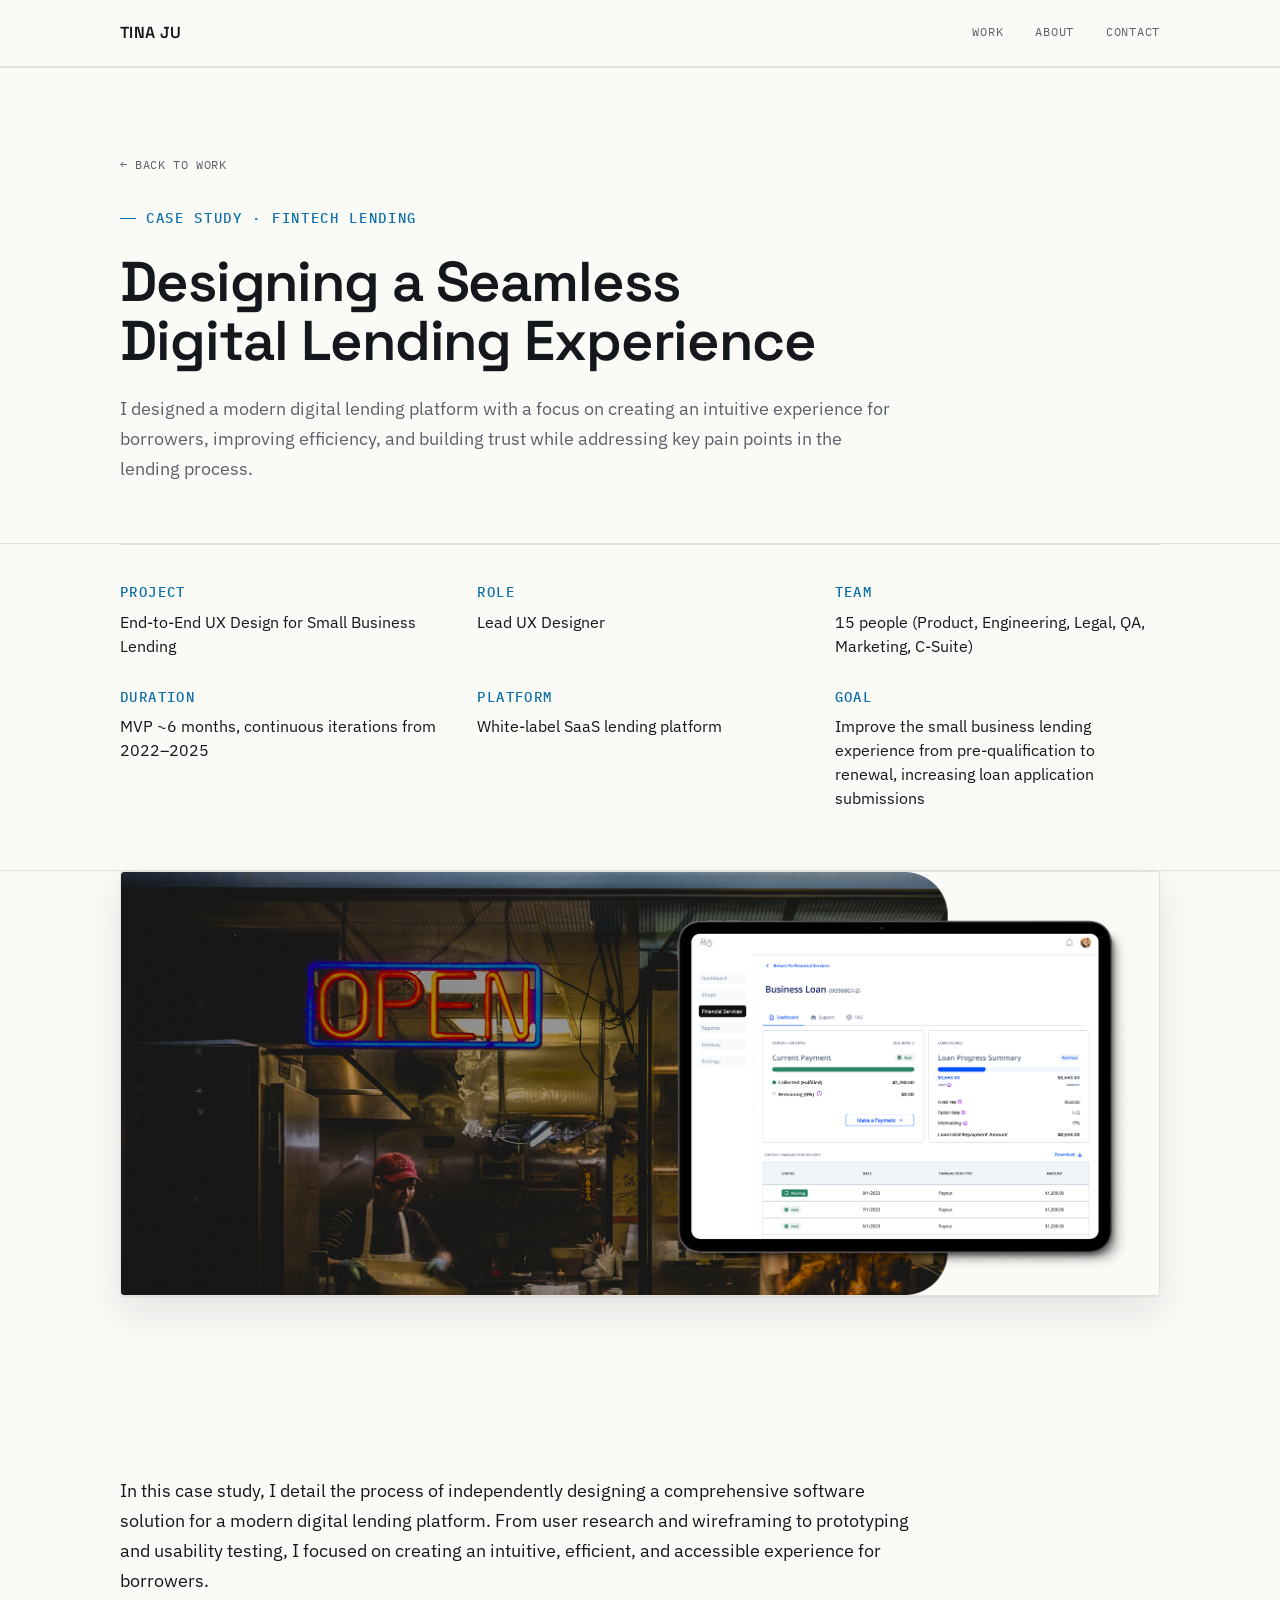
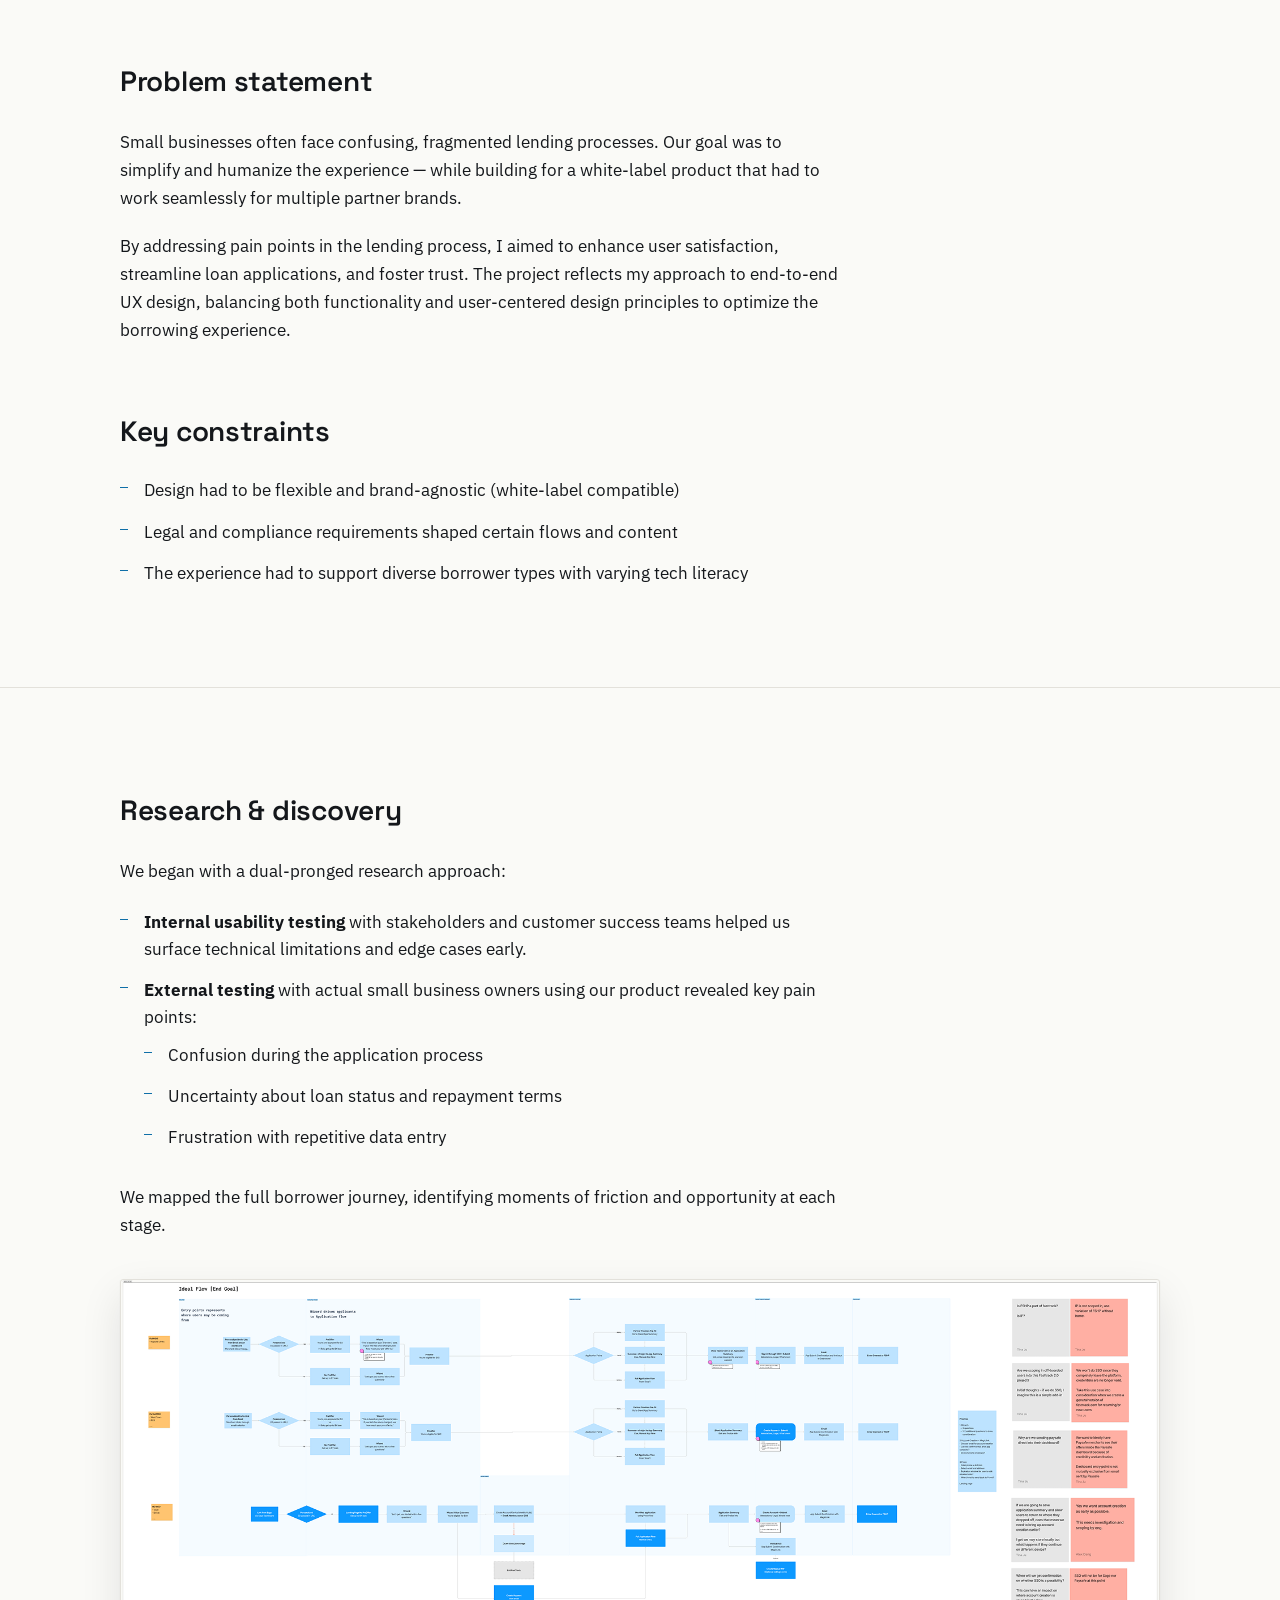
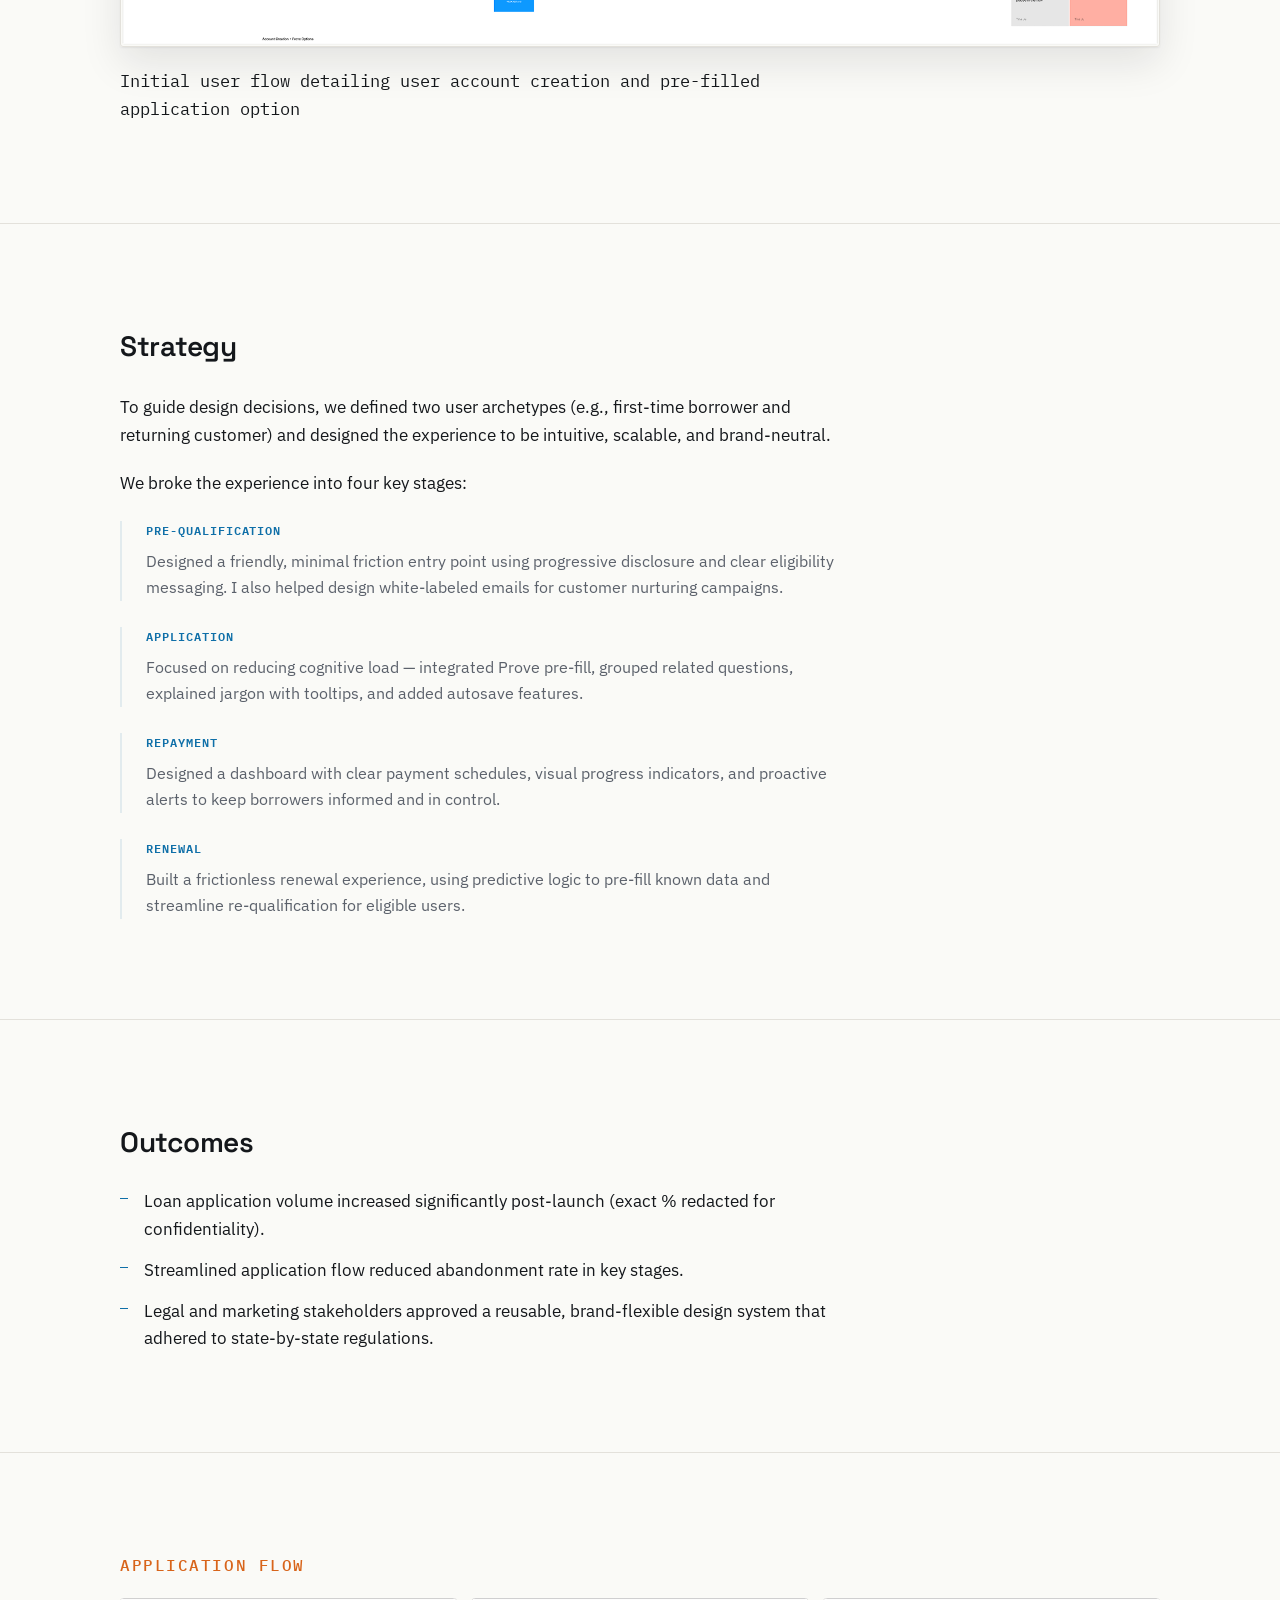
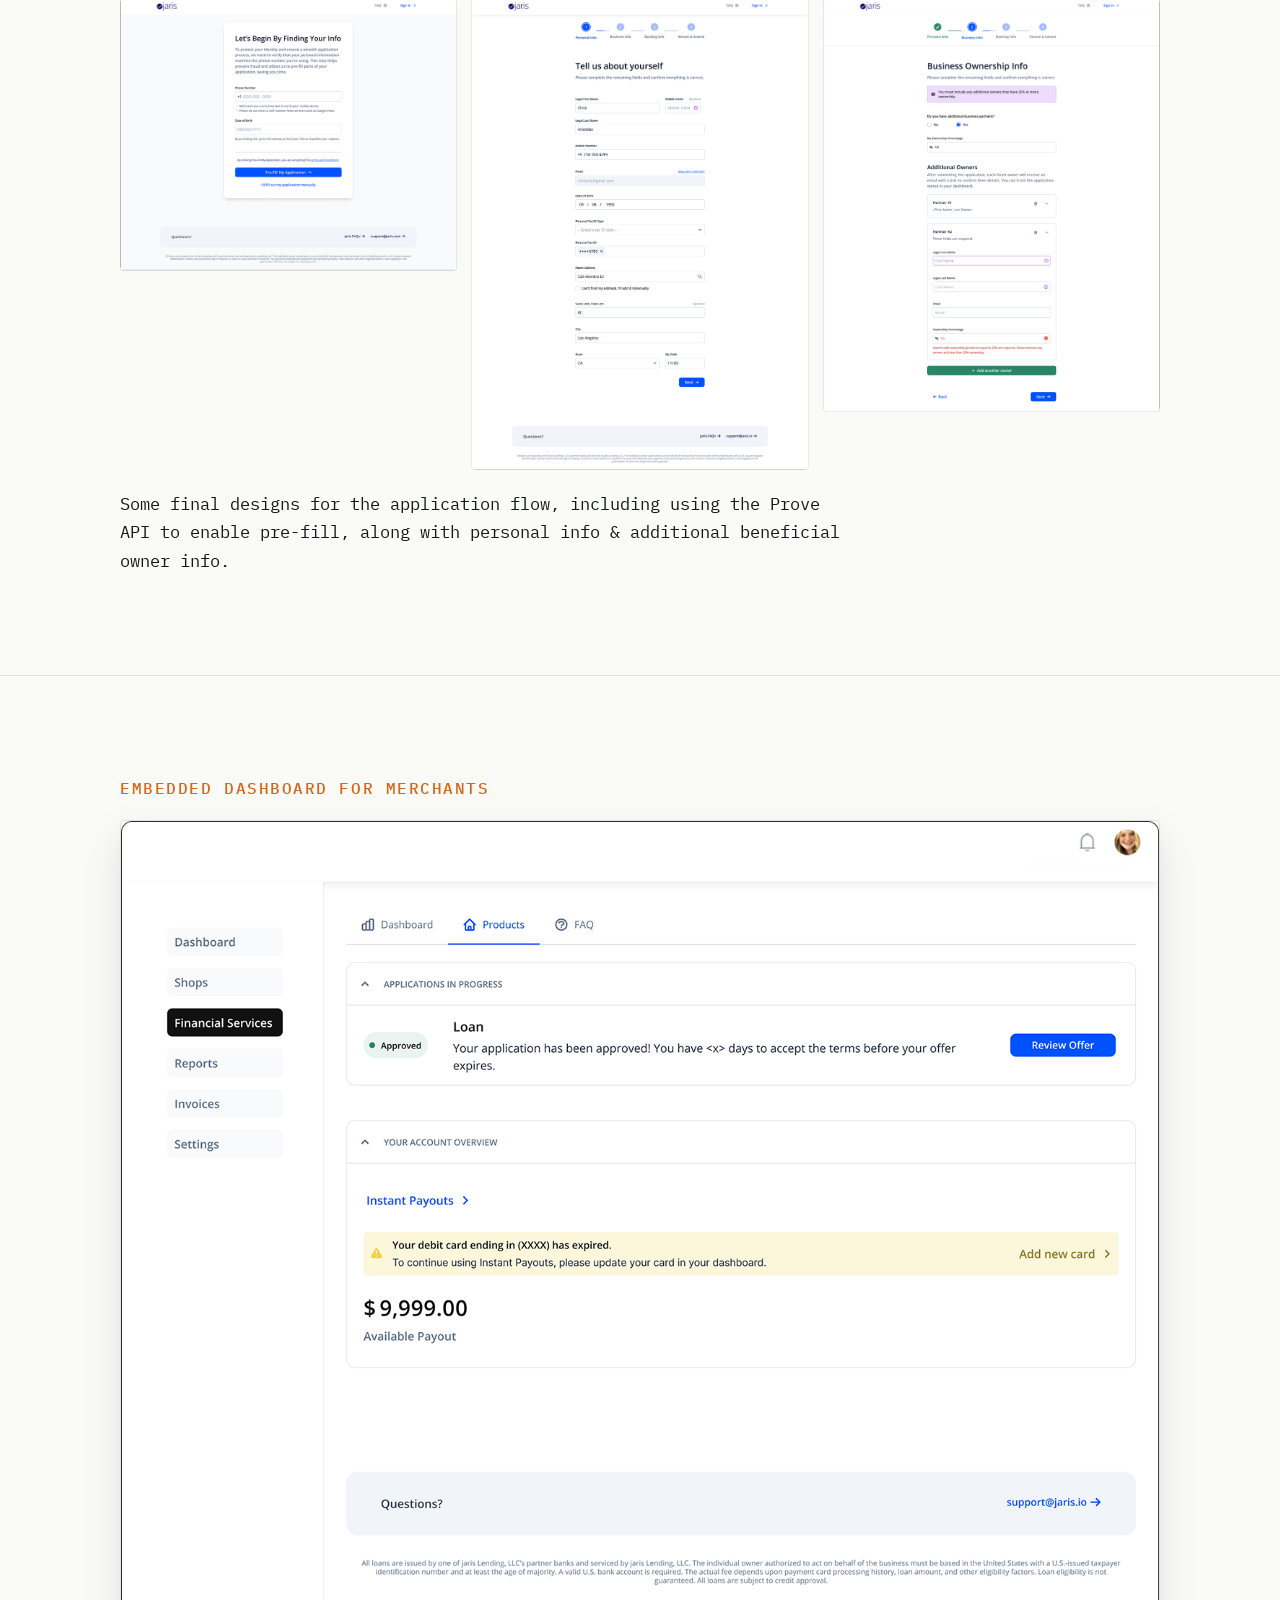
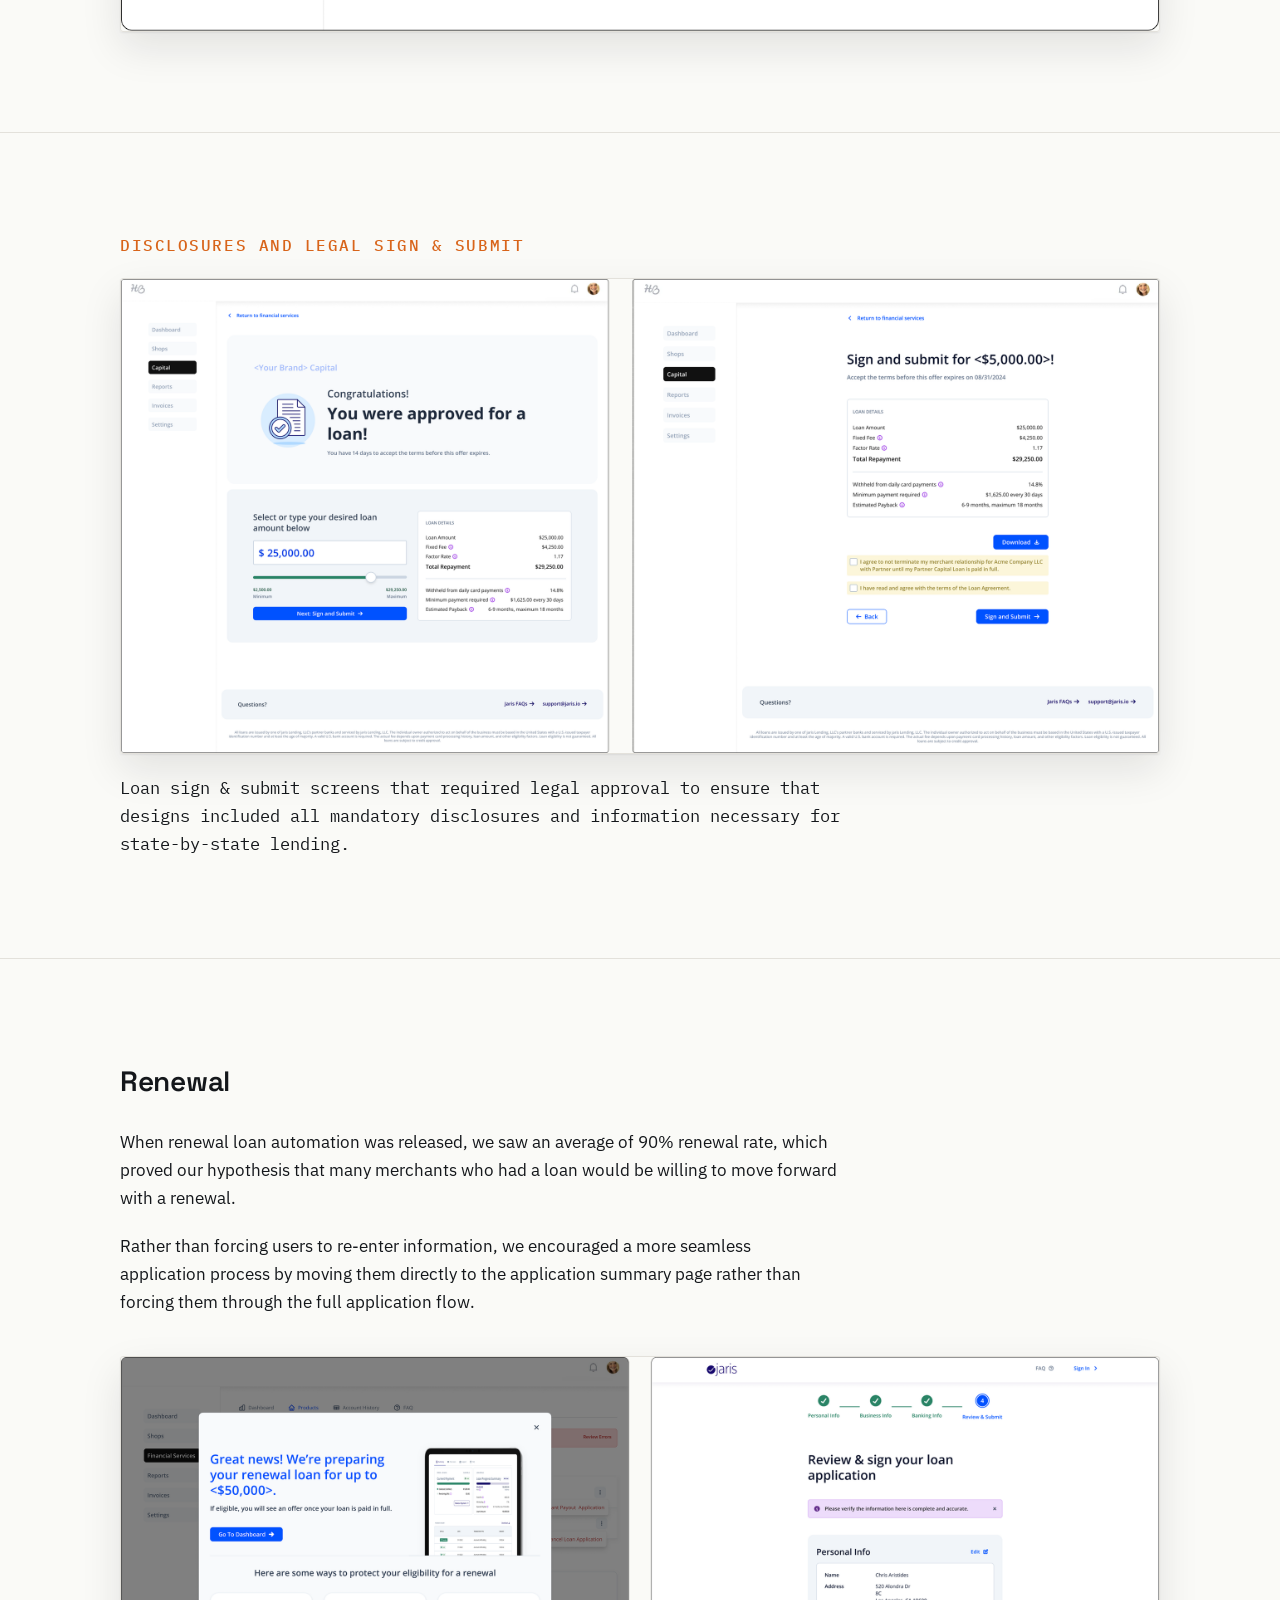
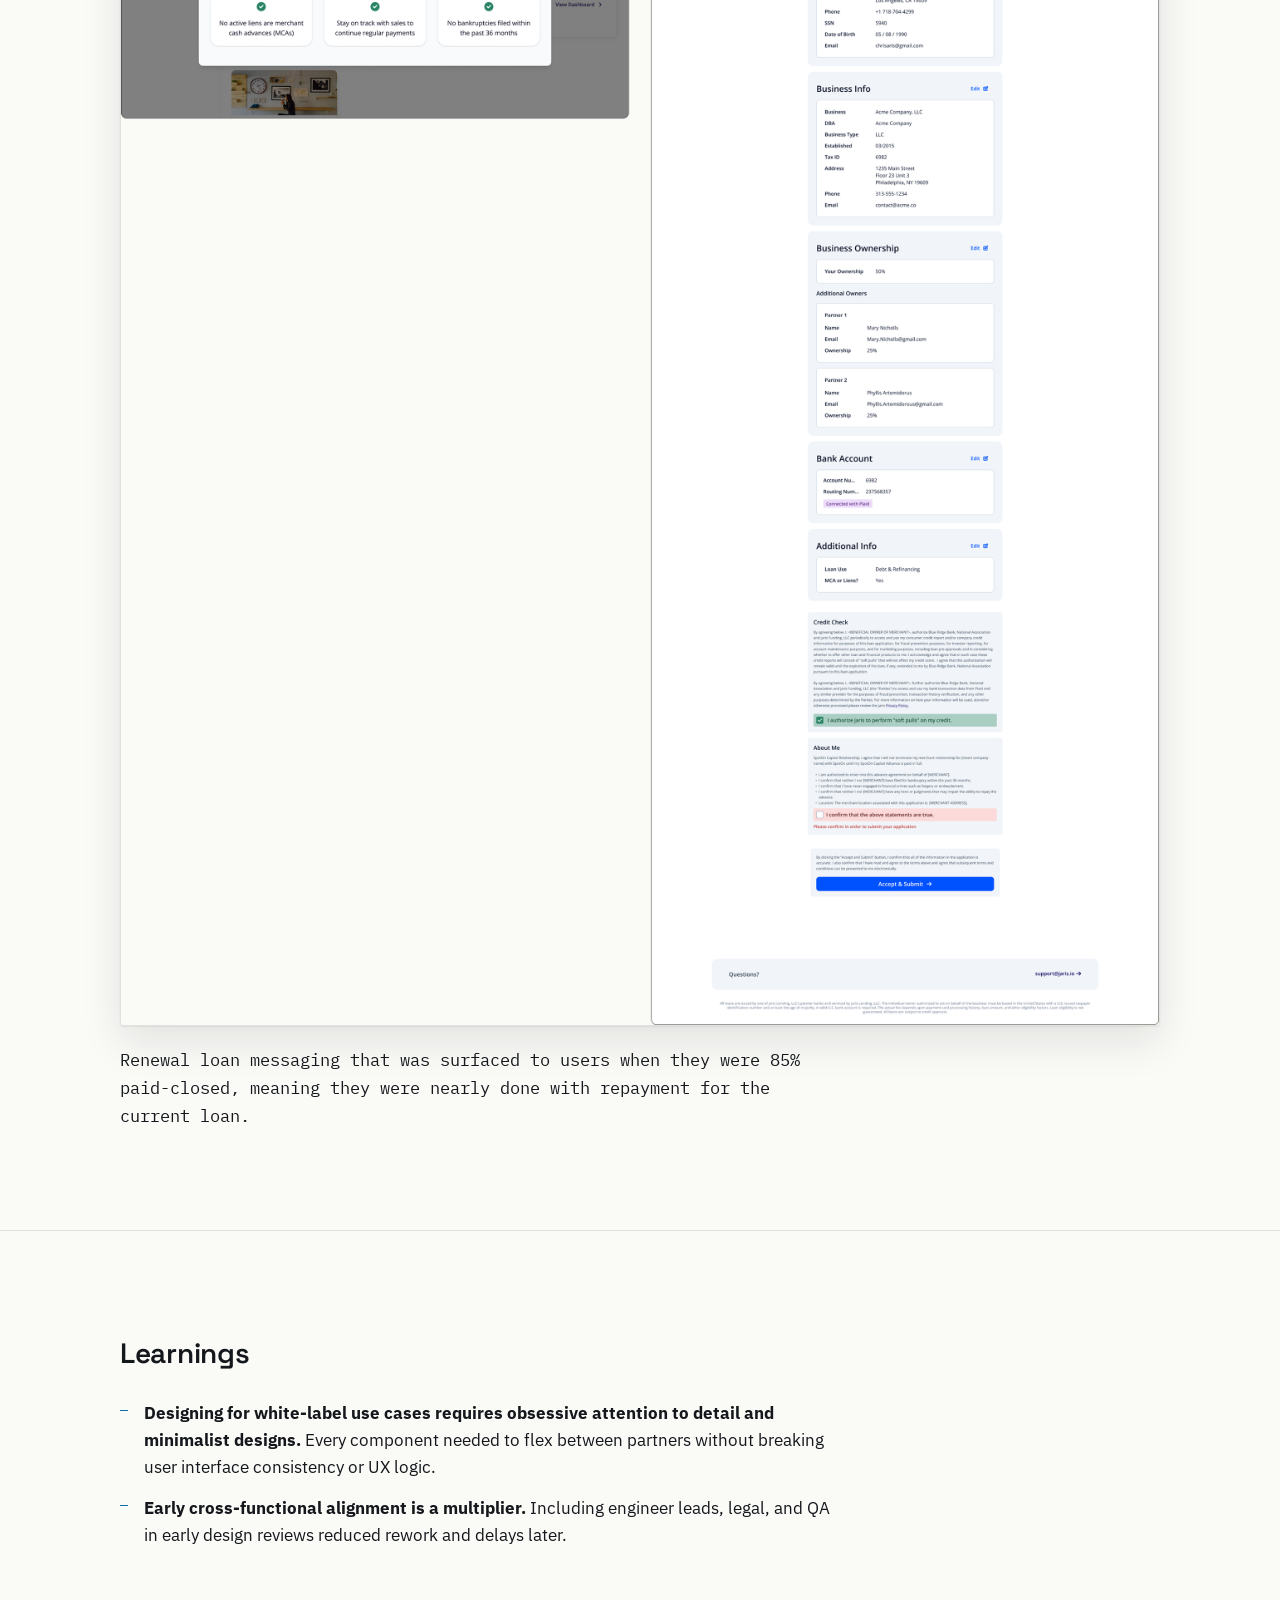
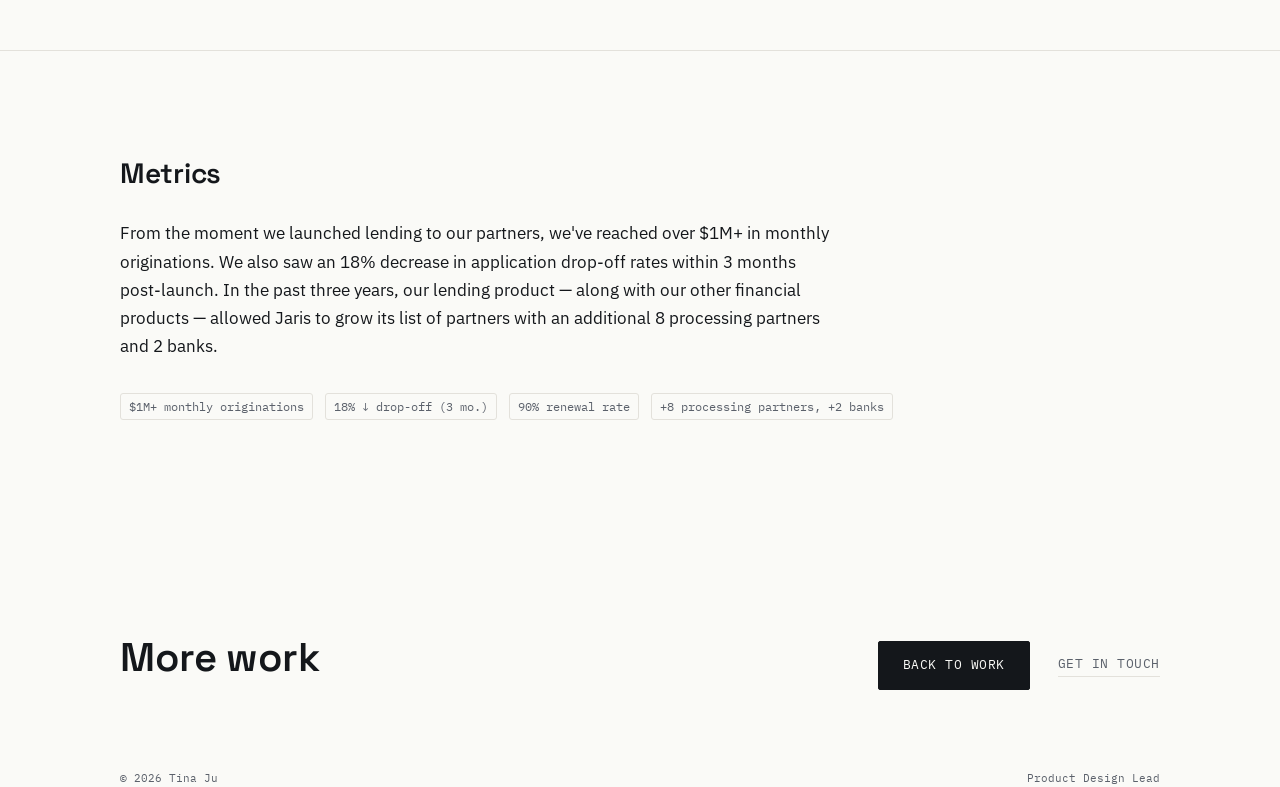
<file: jaris-lending.html>
<!DOCTYPE html>
<html lang="en">
<head>
<meta charset="UTF-8">
<meta name="viewport" content="width=device-width, initial-scale=1.0">
<title>A Seamless Digital Lending Experience — Tina Ju</title>
<meta name="description" content="Case study: designing a modern digital lending platform for small business borrowers — end-to-end UX from pre-qualification through renewal.">
<link rel="canonical" href="https://www.tina-ju.com/jaris-lending">
<meta property="og:title" content="A Seamless Digital Lending Experience — Tina Ju">
<meta property="og:description" content="Designing a modern digital lending platform for small business borrowers — end-to-end UX from pre-qualification through renewal.">
<meta property="og:url" content="https://www.tina-ju.com/jaris-lending">
<meta property="og:type" content="article">
<link rel="icon" href="data:,">
<link rel="preconnect" href="https://fonts.googleapis.com">
<link rel="preconnect" href="https://fonts.gstatic.com" crossorigin>
<link href="https://fonts.googleapis.com/css2?family=Space+Grotesk:wght@400;500;600;700&family=IBM+Plex+Sans:wght@400;500;600&family=IBM+Plex+Mono:wght@400;500&display=swap" rel="stylesheet">
<link rel="stylesheet" href="styles.css">
<style>
  /* ============ CS HERO ============ */
  #cs-hero{ padding:150px 0 60px; border-top:none; }
  .cs-back{
    font-family:var(--font-mono); font-size:12px; letter-spacing:0.05em;
    text-transform:uppercase; color:var(--slate); display:inline-flex;
    align-items:center; gap:8px; margin-bottom:32px;
    border-bottom:1px solid transparent; transition:color .15s ease, border-color .15s ease;
  }
  .cs-back:hover{ color:var(--ink); border-color:var(--verified); }
  .eyebrow{
    font-family:var(--font-mono); font-size:12px; letter-spacing:0.12em;
    text-transform:uppercase; color:var(--verified);
    display:flex; align-items:center; gap:10px; margin-bottom:22px;
  }
  .eyebrow::before{ content:''; width:16px; height:1px; background:var(--verified); }
  #cs-hero h1{
    font-family:var(--font-display); font-weight:600;
    font-size:clamp(34px, 4.6vw, 56px); line-height:1.06; letter-spacing:-0.02em;
    max-width:20ch;
  }
  .cs-intro{
    font-size:18px; color:var(--slate); max-width:70ch; margin-top:24px; line-height:1.65;
  }

  /* ============ META GRID ============ */
  #cs-meta{ padding-top:0; padding-bottom:60px; }
  .meta-grid{
    display:grid; grid-template-columns:repeat(3, 1fr); gap:28px 32px;
    border-top:1px solid var(--line); padding-top:36px;
  }
  .meta-item .field-label{
    font-family:var(--font-mono); font-size:11px; letter-spacing:0.1em;
    color:var(--verified); margin-bottom:6px;
  }
  .meta-item .field-value{ font-size:15.5px; color:var(--ink); line-height:1.55; }

  /* ============ HERO IMAGE ============ */
  #cs-hero-img{ padding-top:0; padding-bottom:80px; border-bottom:none; }
  .cs-figure{
    border-radius:3px; overflow:hidden; border:1px solid var(--line);
    box-shadow:0 1px 2px rgba(20,23,27,0.06), 0 16px 40px rgba(20,23,27,0.10);
  }
  .cs-figure img{ width:100%; height:auto; display:block; }
  .cs-caption{
    font-family:var(--font-mono); font-size:12.5px; color:var(--slate);
    margin-top:16px; line-height:1.55; max-width:70ch;
  }

  /* ============ CS SECTION ============ */
  .cs-section h2{
    font-family:var(--font-display); font-weight:600; font-size:clamp(22px,2.6vw,28px);
    letter-spacing:-0.01em; margin-bottom:24px;
  }
  .cs-section h3{
    font-family:var(--font-display); font-weight:600; font-size:15px;
    letter-spacing:0.01em; margin-bottom:4px; color:var(--ink);
  }
  .cs-section p{ font-size:16.5px; color:var(--ink); line-height:1.7; max-width:72ch; }
  .cs-section p + p{ margin-top:18px; }
  .cs-section p.lede{ font-size:17.5px; }
  .cs-list{ display:flex; flex-direction:column; gap:14px; max-width:72ch; margin-top:20px; }
  .cs-list li{
    font-size:16.5px; line-height:1.65; color:var(--ink);
    padding-left:24px; position:relative;
  }
  .cs-list li::before{
    content:''; position:absolute; left:0; top:10px; width:8px; height:1px;
    background:var(--verified);
  }
  .cs-list.nested{ margin-top:10px; margin-bottom:0; }
  .cs-stage-list{ display:flex; flex-direction:column; gap:26px; max-width:72ch; margin-top:24px; }
  .cs-stage{ padding-left:24px; border-left:2px solid var(--verified-10); }
  .cs-stage h3{ color:var(--verified); font-family:var(--font-mono); font-size:12px; letter-spacing:0.08em; text-transform:uppercase; margin-bottom:8px; }
  .cs-stage p{ font-size:16px; color:var(--slate); line-height:1.65; }
  .cs-block-sub{
    font-family:var(--font-mono); font-size:11px; letter-spacing:0.1em;
    text-transform:uppercase; color:var(--flag); margin-bottom:14px;
  }
  .cs-metric{
    font-family:var(--font-mono); font-size:12px; color:var(--slate);
    border:1px solid var(--line); border-radius:3px; padding:3px 8px; margin-right:8px;
    display:inline-block; margin-bottom:6px;
  }

  /* ============ CTA ============ */
  #cs-cta{ border-bottom:none; padding-bottom:80px; }
  .cs-cta-grid{
    display:flex; justify-content:space-between; align-items:flex-end;
    flex-wrap:wrap; gap:32px;
  }
  #cs-cta h2{
    font-family:var(--font-display); font-weight:600;
    font-size:clamp(28px,3.6vw,40px); letter-spacing:-0.01em; max-width:14ch;
  }
  .cs-cta-actions{ display:flex; gap:28px; align-items:center; flex-wrap:wrap; }

  /* ============ RESPONSIVE ============ */
  @media (max-width: 860px){
    #cs-hero{ padding:130px 0 50px; }
    .meta-grid{ grid-template-columns:repeat(2, 1fr); }
    .cs-cta-grid{ flex-direction:column; align-items:flex-start; }
  }
  @media (max-width: 520px){
    .meta-grid{ grid-template-columns:1fr; }
  }
</style>
</head>
<body>

<header>
  <nav>
    <a href="/" class="nav-name">TINA JU</a>
    <div class="nav-links">
      <a href="/work">Work</a>
      <a href="/about">About</a>
      <a href="/contact">Contact</a>
    </div>
  </nav>
  <div class="cal-track" id="calTrack">
    <div class="cal-fill" id="calFill"></div>
  </div>
</header>

<main>

  <!-- ============ HERO ============ -->
  <section id="cs-hero">
    <div class="wrap">
      <a href="/work" class="cs-back">← Back to work</a>
      <div class="eyebrow">CASE STUDY · FINTECH LENDING</div>
      <h1>Designing a Seamless Digital Lending Experience</h1>
      <p class="cs-intro">
        I designed a modern digital lending platform with a focus on creating an intuitive experience
        for borrowers, improving efficiency, and building trust while addressing key pain points in
        the lending process.
      </p>
    </div>
  </section>

  <!-- ============ META ============ -->
  <section id="cs-meta">
    <div class="wrap">
      <div class="meta-grid">
        <div class="meta-item">
          <div class="field-label">PROJECT</div>
          <div class="field-value">End-to-End UX Design for Small Business Lending</div>
        </div>
        <div class="meta-item">
          <div class="field-label">ROLE</div>
          <div class="field-value">Lead UX Designer</div>
        </div>
        <div class="meta-item">
          <div class="field-label">TEAM</div>
          <div class="field-value">15 people (Product, Engineering, Legal, QA, Marketing, C-Suite)</div>
        </div>
        <div class="meta-item">
          <div class="field-label">DURATION</div>
          <div class="field-value">MVP ~6 months, continuous iterations from 2022–2025</div>
        </div>
        <div class="meta-item">
          <div class="field-label">PLATFORM</div>
          <div class="field-value">White-label SaaS lending platform</div>
        </div>
        <div class="meta-item">
          <div class="field-label">GOAL</div>
          <div class="field-value">Improve the small business lending experience from pre-qualification to renewal, increasing loan application submissions</div>
        </div>
      </div>
    </div>
  </section>

  <!-- ============ HERO IMAGE ============ -->
  <section id="cs-hero-img">
    <div class="wrap">
      <figure class="cs-figure">
        <img src="images/lending/hero-lending-thumbnail.webp" alt="Digital lending platform thumbnail" loading="lazy">
      </figure>
    </div>
  </section>

  <!-- ============ INTRO / PROBLEM ============ -->
  <section class="cs-section">
    <div class="wrap">
      <p class="lede">
        In this case study, I detail the process of independently designing a comprehensive software
        solution for a modern digital lending platform. From user research and wireframing to
        prototyping and usability testing, I focused on creating an intuitive, efficient, and
        accessible experience for borrowers.
      </p>

      <h2>Problem statement</h2>
      <p>
        Small businesses often face confusing, fragmented lending processes. Our goal was to simplify
        and humanize the experience — while building for a white-label product that had to work
        seamlessly for multiple partner brands.
      </p>
      <p>
        By addressing pain points in the lending process, I aimed to enhance user satisfaction,
        streamline loan applications, and foster trust. The project reflects my approach to end-to-end
        UX design, balancing both functionality and user-centered design principles to optimize the
        borrowing experience.
      </p>

      <h2>Key constraints</h2>
      <ul class="cs-list">
        <li>Design had to be flexible and brand-agnostic (white-label compatible)</li>
        <li>Legal and compliance requirements shaped certain flows and content</li>
        <li>The experience had to support diverse borrower types with varying tech literacy</li>
      </ul>
    </div>
  </section>

  <!-- ============ RESEARCH & DISCOVERY ============ -->
  <section class="cs-section">
    <div class="wrap">
      <h2>Research &amp; discovery</h2>
      <p>We began with a dual-pronged research approach:</p>
      <ul class="cs-list">
        <li><strong>Internal usability testing</strong> with stakeholders and customer success teams helped us surface technical limitations and edge cases early.</li>
        <li>
          <strong>External testing</strong> with actual small business owners using our product revealed key pain points:
          <ul class="cs-list nested">
            <li>Confusion during the application process</li>
            <li>Uncertainty about loan status and repayment terms</li>
            <li>Frustration with repetitive data entry</li>
          </ul>
        </li>
      </ul>
      <p>
        We mapped the full borrower journey, identifying moments of friction and opportunity at each stage.
      </p>

      <figure class="cs-figure">
        <img src="images/lending/01-initial-user-flow.png" alt="Initial user flow detailing user account creation and pre-filled application option" loading="lazy">
      </figure>
      <p class="cs-caption">Initial user flow detailing user account creation and pre-filled application option</p>
    </div>
  </section>

  <!-- ============ STRATEGY ============ -->
  <section class="cs-section">
    <div class="wrap">
      <h2>Strategy</h2>
      <p>
        To guide design decisions, we defined two user archetypes (e.g., first-time borrower and
        returning customer) and designed the experience to be intuitive, scalable, and brand-neutral.
      </p>
      <p>We broke the experience into four key stages:</p>

      <div class="cs-stage-list">
        <div class="cs-stage">
          <h3>Pre-Qualification</h3>
          <p>Designed a friendly, minimal friction entry point using progressive disclosure and clear eligibility messaging. I also helped design white-labeled emails for customer nurturing campaigns.</p>
        </div>
        <div class="cs-stage">
          <h3>Application</h3>
          <p>Focused on reducing cognitive load — integrated Prove pre-fill, grouped related questions, explained jargon with tooltips, and added autosave features.</p>
        </div>
        <div class="cs-stage">
          <h3>Repayment</h3>
          <p>Designed a dashboard with clear payment schedules, visual progress indicators, and proactive alerts to keep borrowers informed and in control.</p>
        </div>
        <div class="cs-stage">
          <h3>Renewal</h3>
          <p>Built a frictionless renewal experience, using predictive logic to pre-fill known data and streamline re-qualification for eligible users.</p>
        </div>
      </div>
    </div>
  </section>

  <!-- ============ OUTCOMES ============ -->
  <section class="cs-section">
    <div class="wrap">
      <h2>Outcomes</h2>
      <ul class="cs-list">
        <li>Loan application volume increased significantly post-launch (exact % redacted for confidentiality).</li>
        <li>Streamlined application flow reduced abandonment rate in key stages.</li>
        <li>Legal and marketing stakeholders approved a reusable, brand-flexible design system that adhered to state-by-state regulations.</li>
      </ul>
    </div>
  </section>

  <!-- ============ APPLICATION FLOW ============ -->
  <section class="cs-section">
    <div class="wrap">
      <div class="cs-block-sub">Application flow</div>
      <img src="images/lending/02-application-flow.png" alt="Application flow screens including the Prove API pre-fill, personal info, and beneficial owner info" loading="lazy" style="width:100%; height:auto; display:block;">
      <p class="cs-caption">Some final designs for the application flow, including using the Prove API to enable pre-fill, along with personal info &amp; additional beneficial owner info.</p>
    </div>
  </section>

  <!-- ============ EMBEDDED DASHBOARD ============ -->
  <section class="cs-section">
    <div class="wrap">
      <div class="cs-block-sub">Embedded dashboard for merchants</div>
      <figure class="cs-figure">
        <img src="images/lending/03-embedded-dashboard.png" alt="Embedded dashboard for merchants" loading="lazy">
      </figure>
    </div>
  </section>

  <!-- ============ DISCLOSURES ============ -->
  <section class="cs-section">
    <div class="wrap">
      <div class="cs-block-sub">Disclosures and legal sign &amp; submit</div>
      <figure class="cs-figure">
        <img src="images/lending/04-disclosures-legal.png" alt="Loan sign and submit screens with legally required disclosures" loading="lazy">
      </figure>
      <p class="cs-caption">Loan sign &amp; submit screens that required legal approval to ensure that designs included all mandatory disclosures and information necessary for state-by-state lending.</p>
    </div>
  </section>

  <!-- ============ RENEWAL ============ -->
  <section class="cs-section">
    <div class="wrap">
      <h2>Renewal</h2>
      <p>
        When renewal loan automation was released, we saw an average of 90% renewal rate, which proved
        our hypothesis that many merchants who had a loan would be willing to move forward with a
        renewal.
      </p>
      <p>
        Rather than forcing users to re-enter information, we encouraged a more seamless application
        process by moving them directly to the application summary page rather than forcing them
        through the full application flow.
      </p>

      <figure class="cs-figure">
        <img src="images/lending/05-renewal.png" alt="Renewal loan messaging surfaced to users at 85% paid-closed" loading="lazy">
      </figure>
      <p class="cs-caption">Renewal loan messaging that was surfaced to users when they were 85% paid-closed, meaning they were nearly done with repayment for the current loan.</p>
    </div>
  </section>

  <!-- ============ LEARNINGS ============ -->
  <section class="cs-section">
    <div class="wrap">
      <h2>Learnings</h2>
      <ul class="cs-list">
        <li><strong>Designing for white-label use cases requires obsessive attention to detail and minimalist designs.</strong> Every component needed to flex between partners without breaking user interface consistency or UX logic.</li>
        <li><strong>Early cross-functional alignment is a multiplier.</strong> Including engineer leads, legal, and QA in early design reviews reduced rework and delays later.</li>
      </ul>
    </div>
  </section>

  <!-- ============ METRICS ============ -->
  <section class="cs-section" style="border-bottom:none;">
    <div class="wrap">
      <h2>Metrics</h2>
      <p>
        From the moment we launched lending to our partners, we've reached over $1M+ in monthly
        originations. We also saw an 18% decrease in application drop-off rates within 3 months
        post-launch. In the past three years, our lending product — along with our other financial
        products — allowed Jaris to grow its list of partners with an additional 8 processing partners
        and 2 banks.
      </p>
      <div>
        <span class="cs-metric">$1M+ monthly originations</span>
        <span class="cs-metric">18% ↓ drop-off (3 mo.)</span>
        <span class="cs-metric">90% renewal rate</span>
        <span class="cs-metric">+8 processing partners, +2 banks</span>
      </div>
    </div>
  </section>

  <!-- ============ CTA ============ -->
  <section id="cs-cta">
    <div class="wrap cs-cta-grid">
      <h2>More work</h2>
      <div class="cs-cta-actions">
        <a href="/work" class="btn">Back to work</a>
        <a href="/contact" class="btn-ghost">Get in touch</a>
      </div>
    </div>
  </section>

</main>

<footer class="wrap">
  <span>© 2026 Tina Ju</span>
  <span>Product Design Lead</span>
</footer>

<script>
  const track = document.getElementById('calTrack');
  const fill = document.getElementById('calFill');

  function updateFill(){
    const docHeight = document.documentElement.scrollHeight - window.innerHeight;
    const pct = docHeight > 0 ? (window.scrollY / docHeight) * 100 : 0;
    fill.style.width = Math.min(pct, 100) + '%';
  }

  window.addEventListener('scroll', updateFill, { passive:true });
  window.addEventListener('resize', updateFill);
  window.addEventListener('load', updateFill);
</script>
<script src="case-study.js"></script>

</body>
</html>
</file>
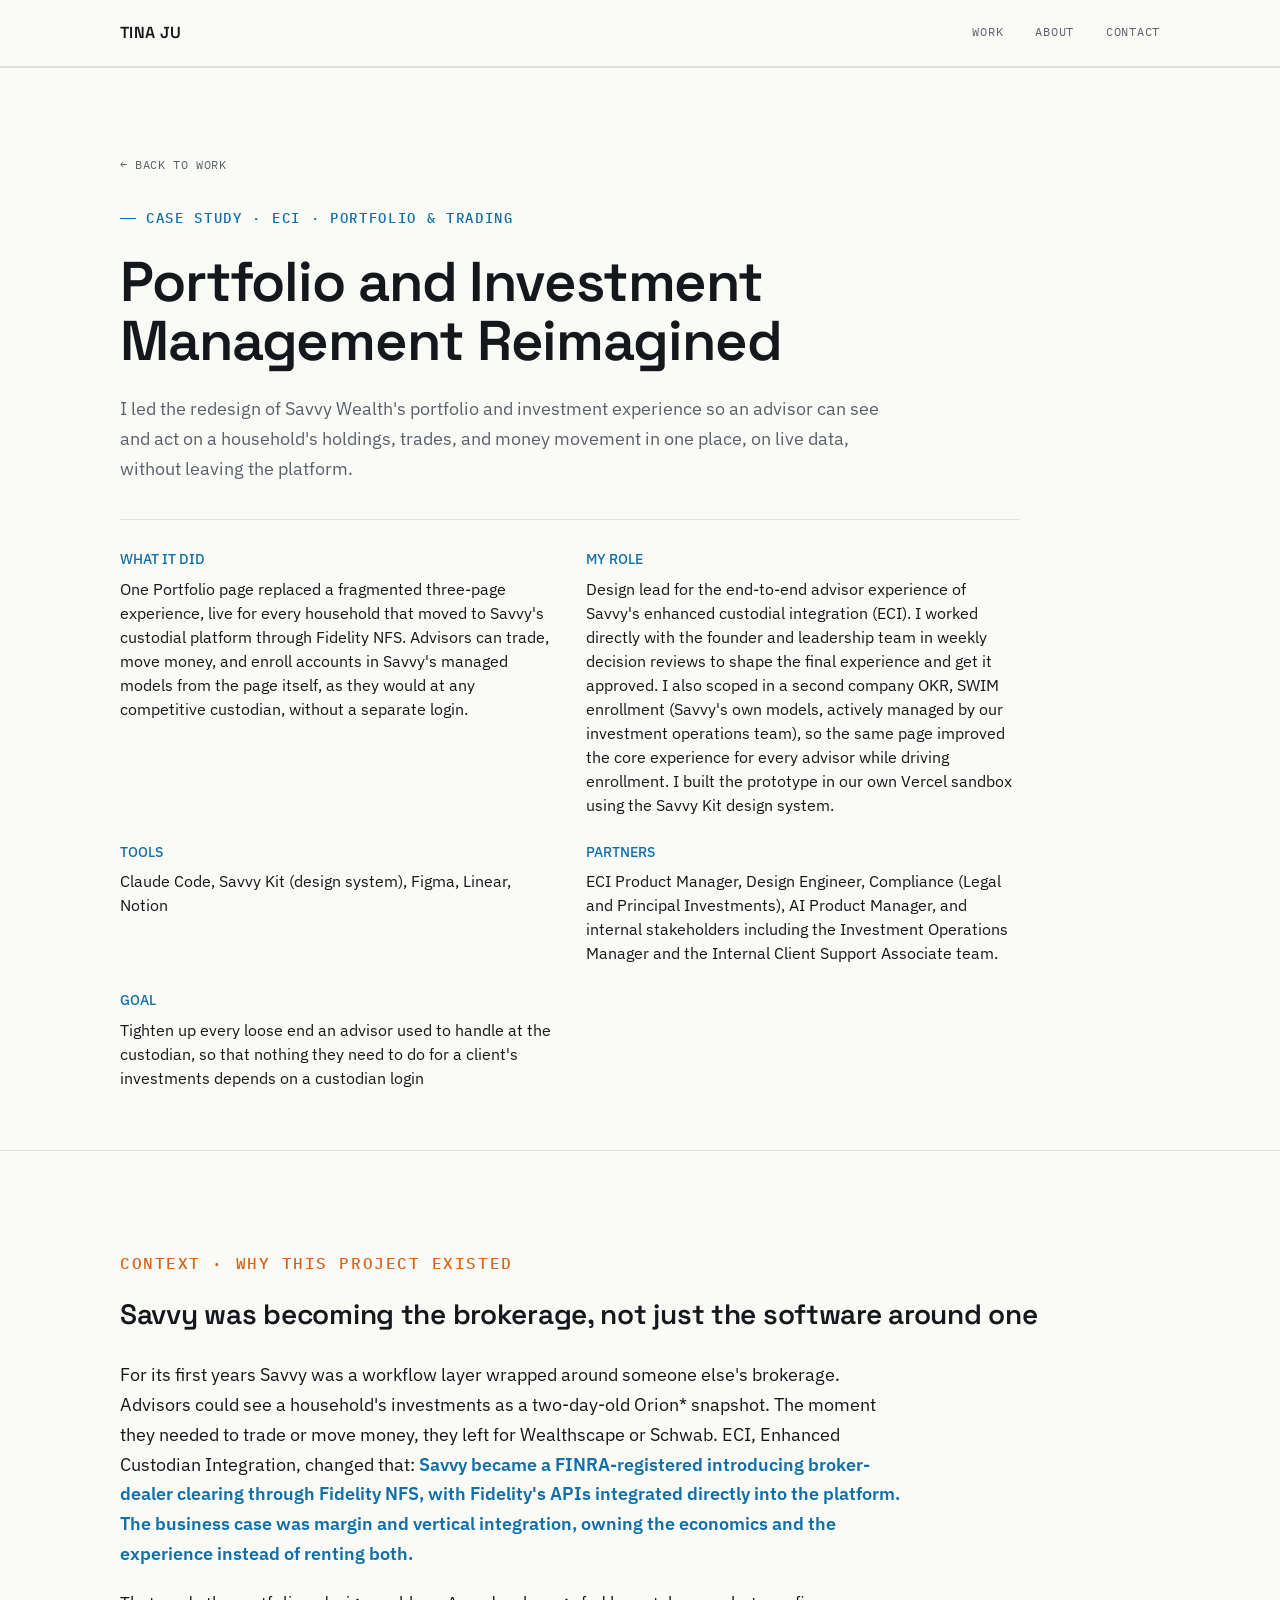
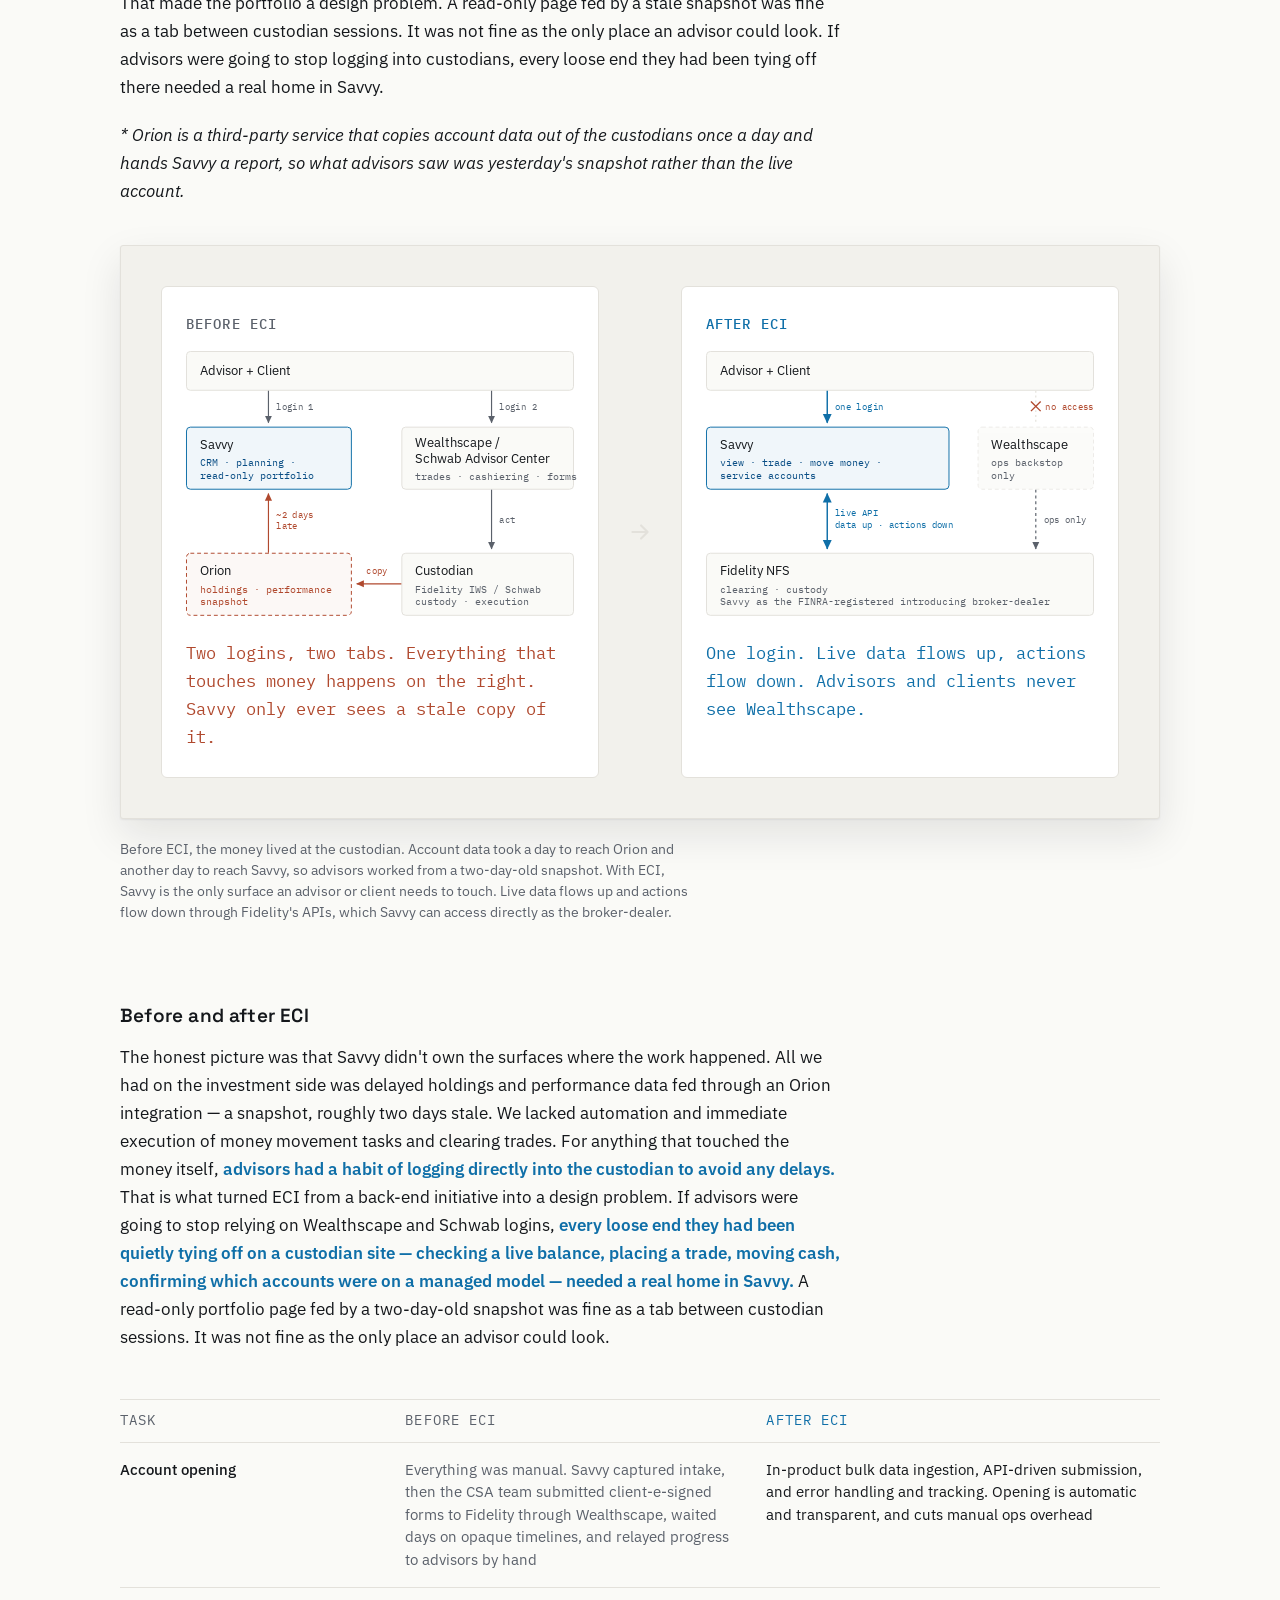
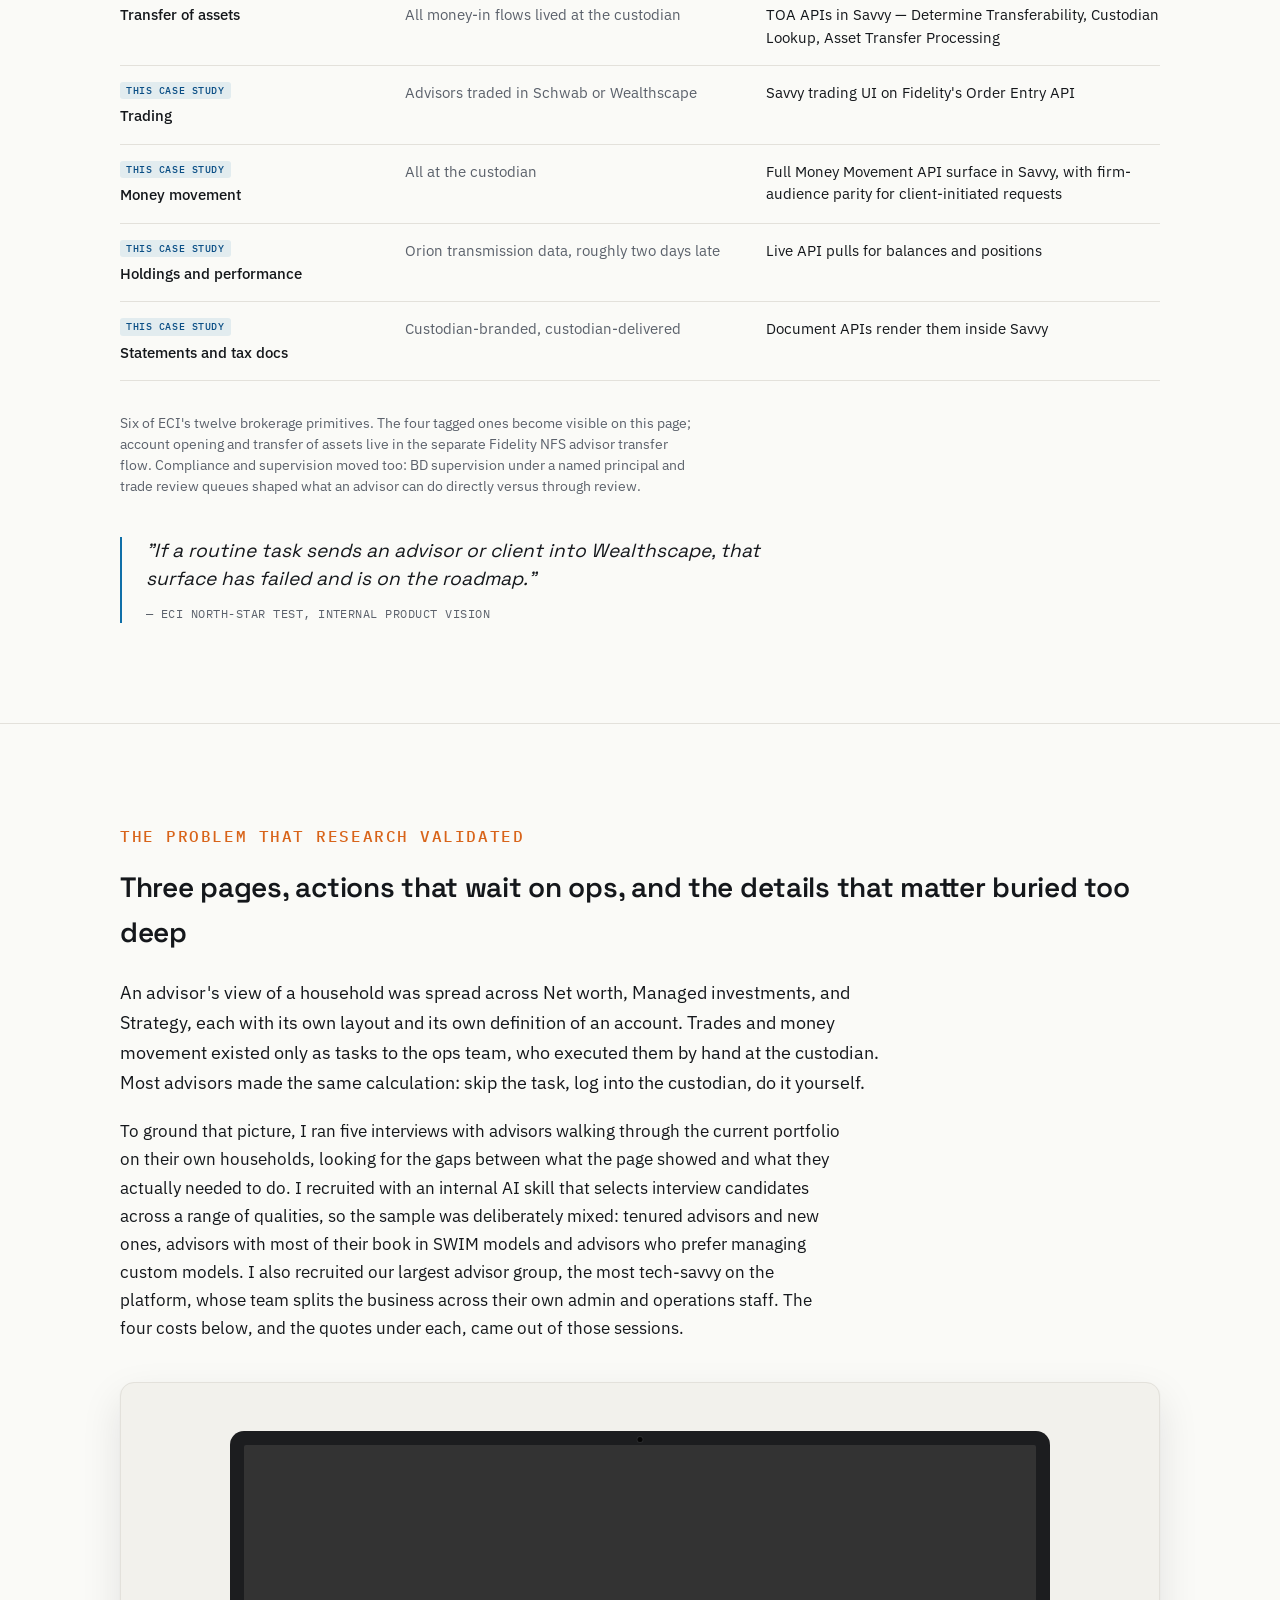
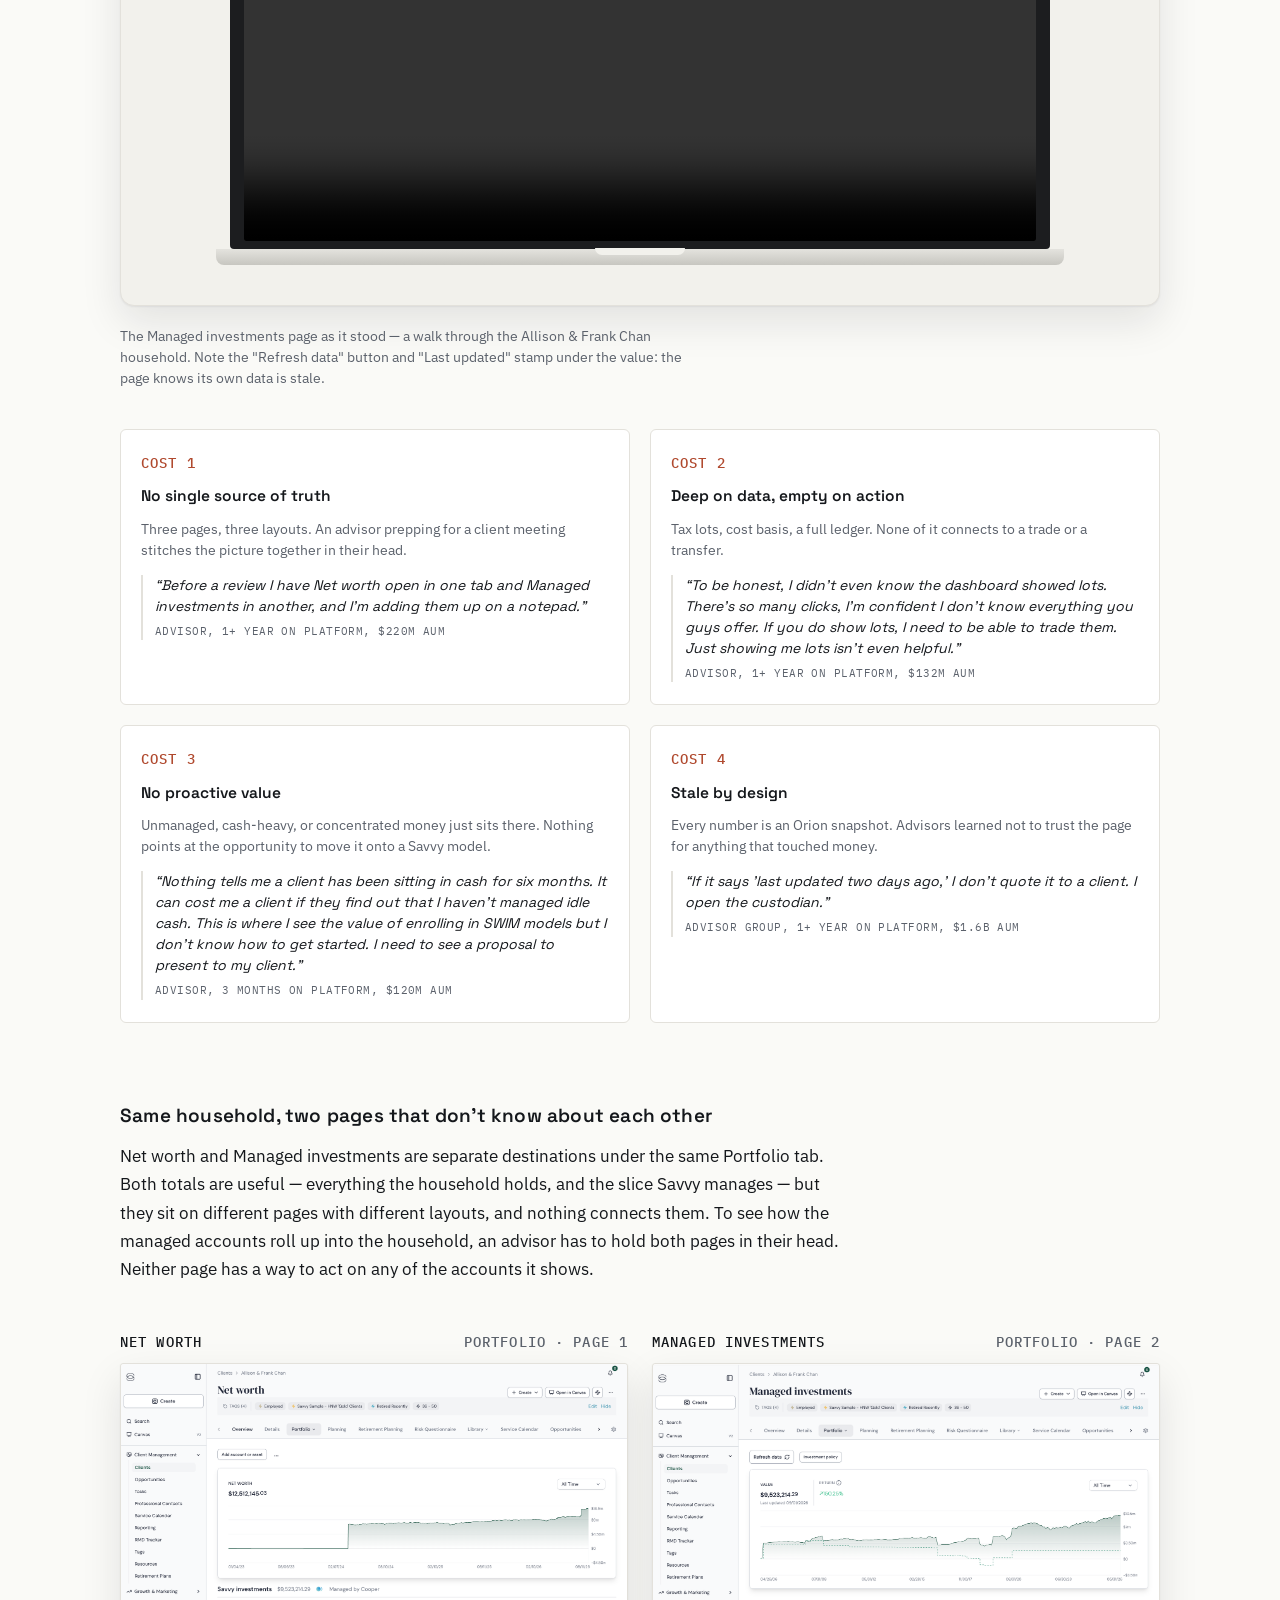
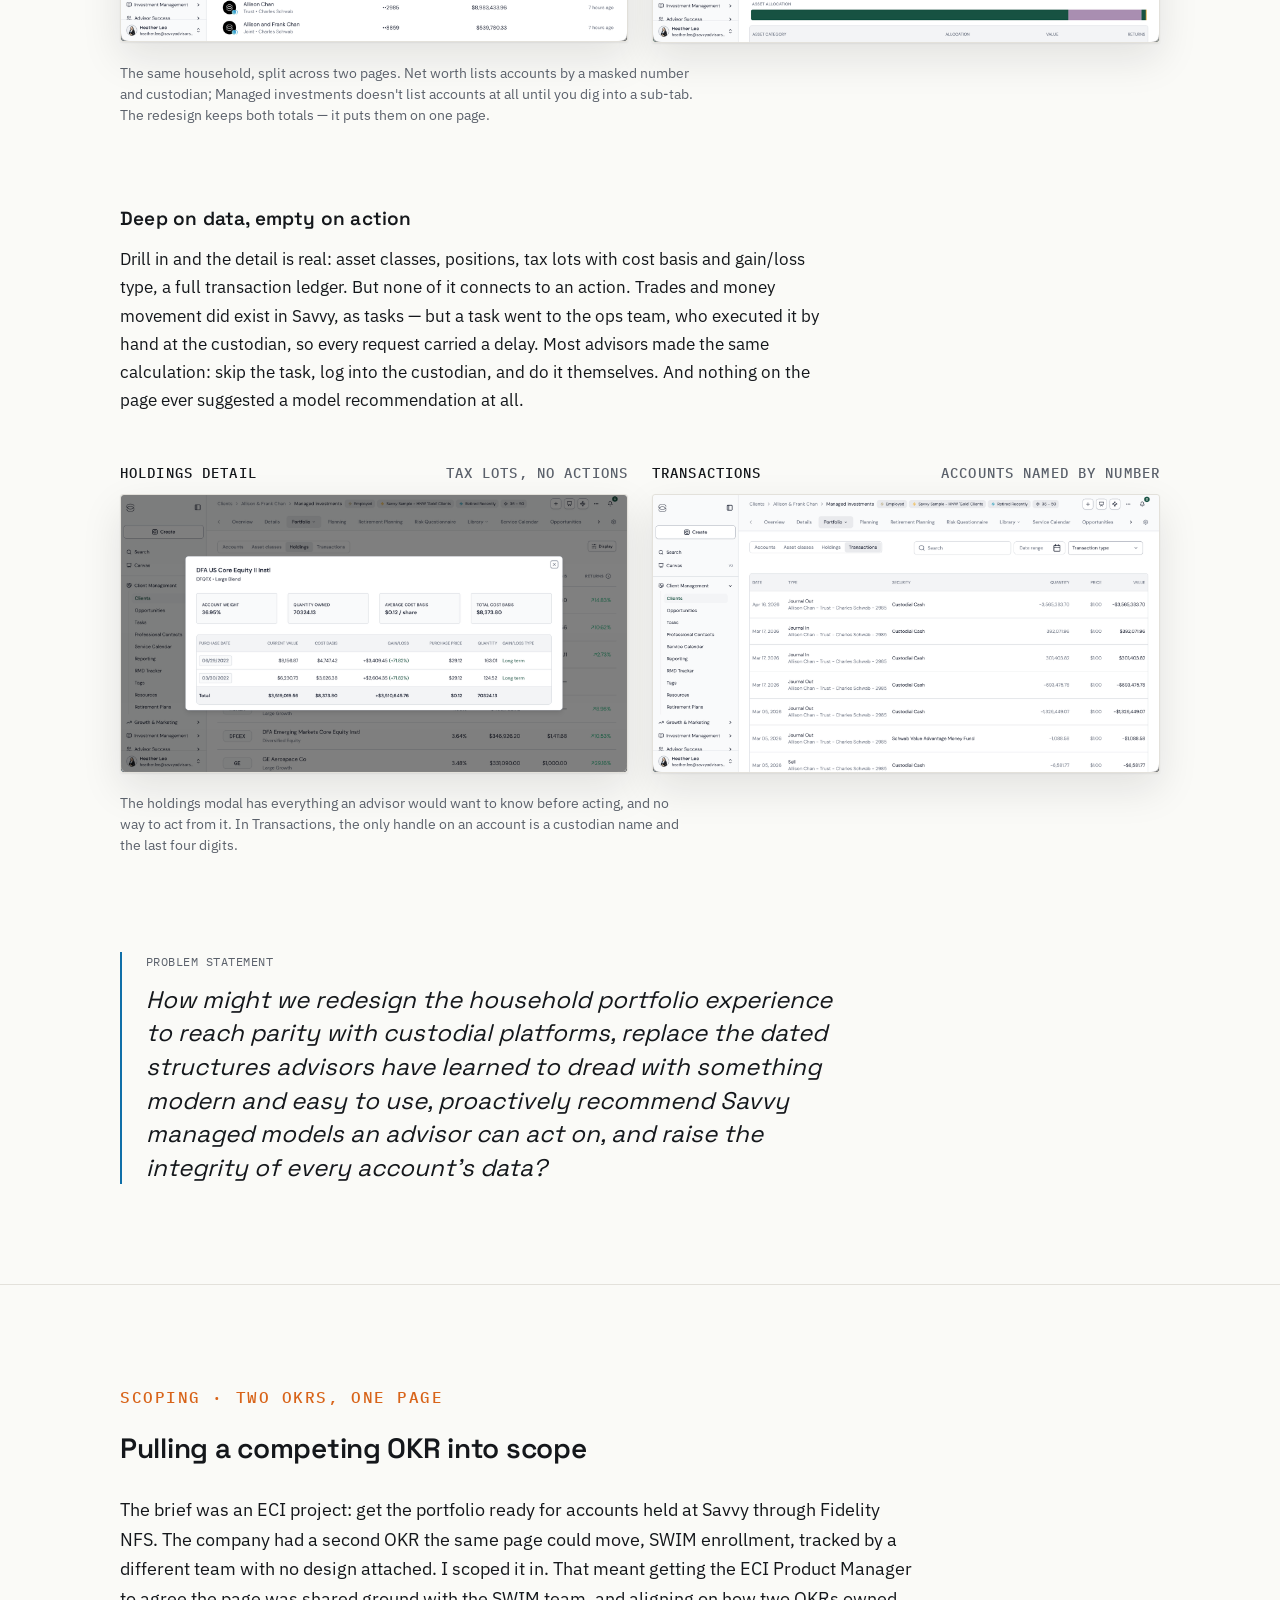
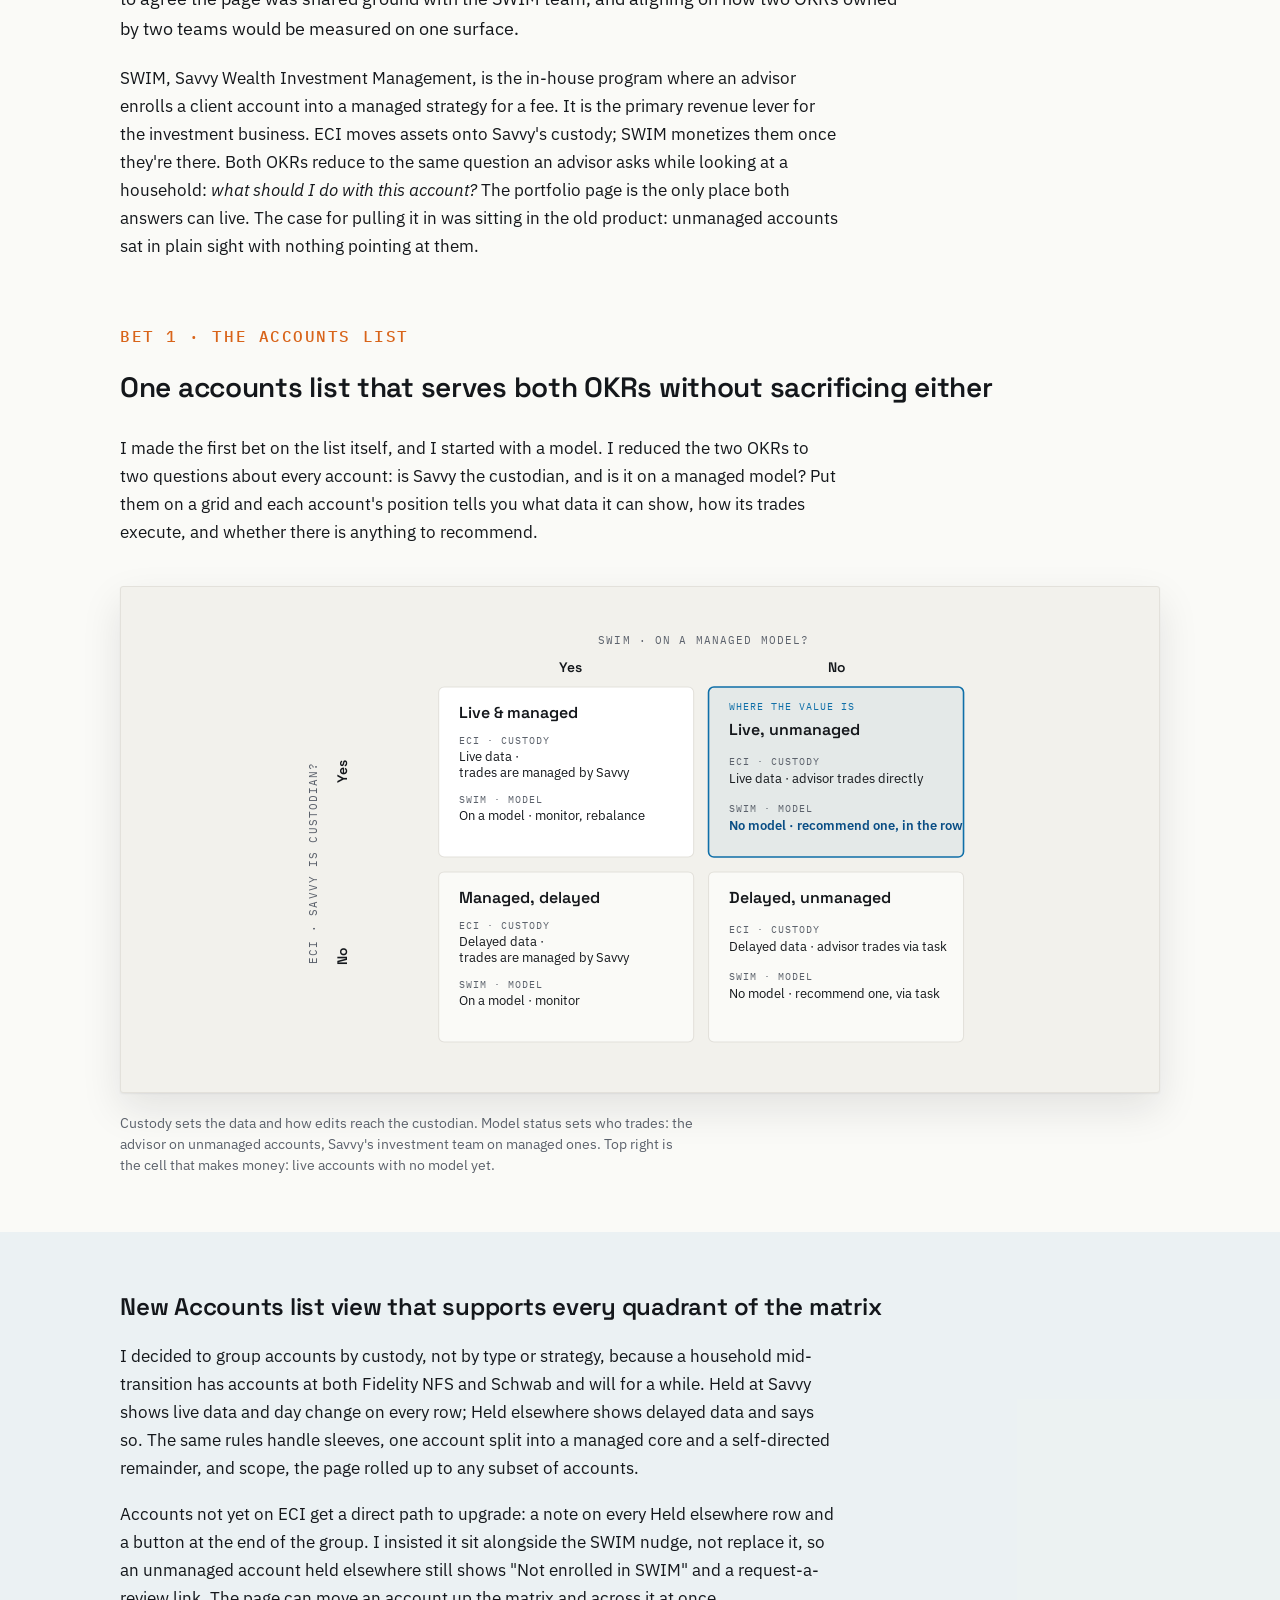
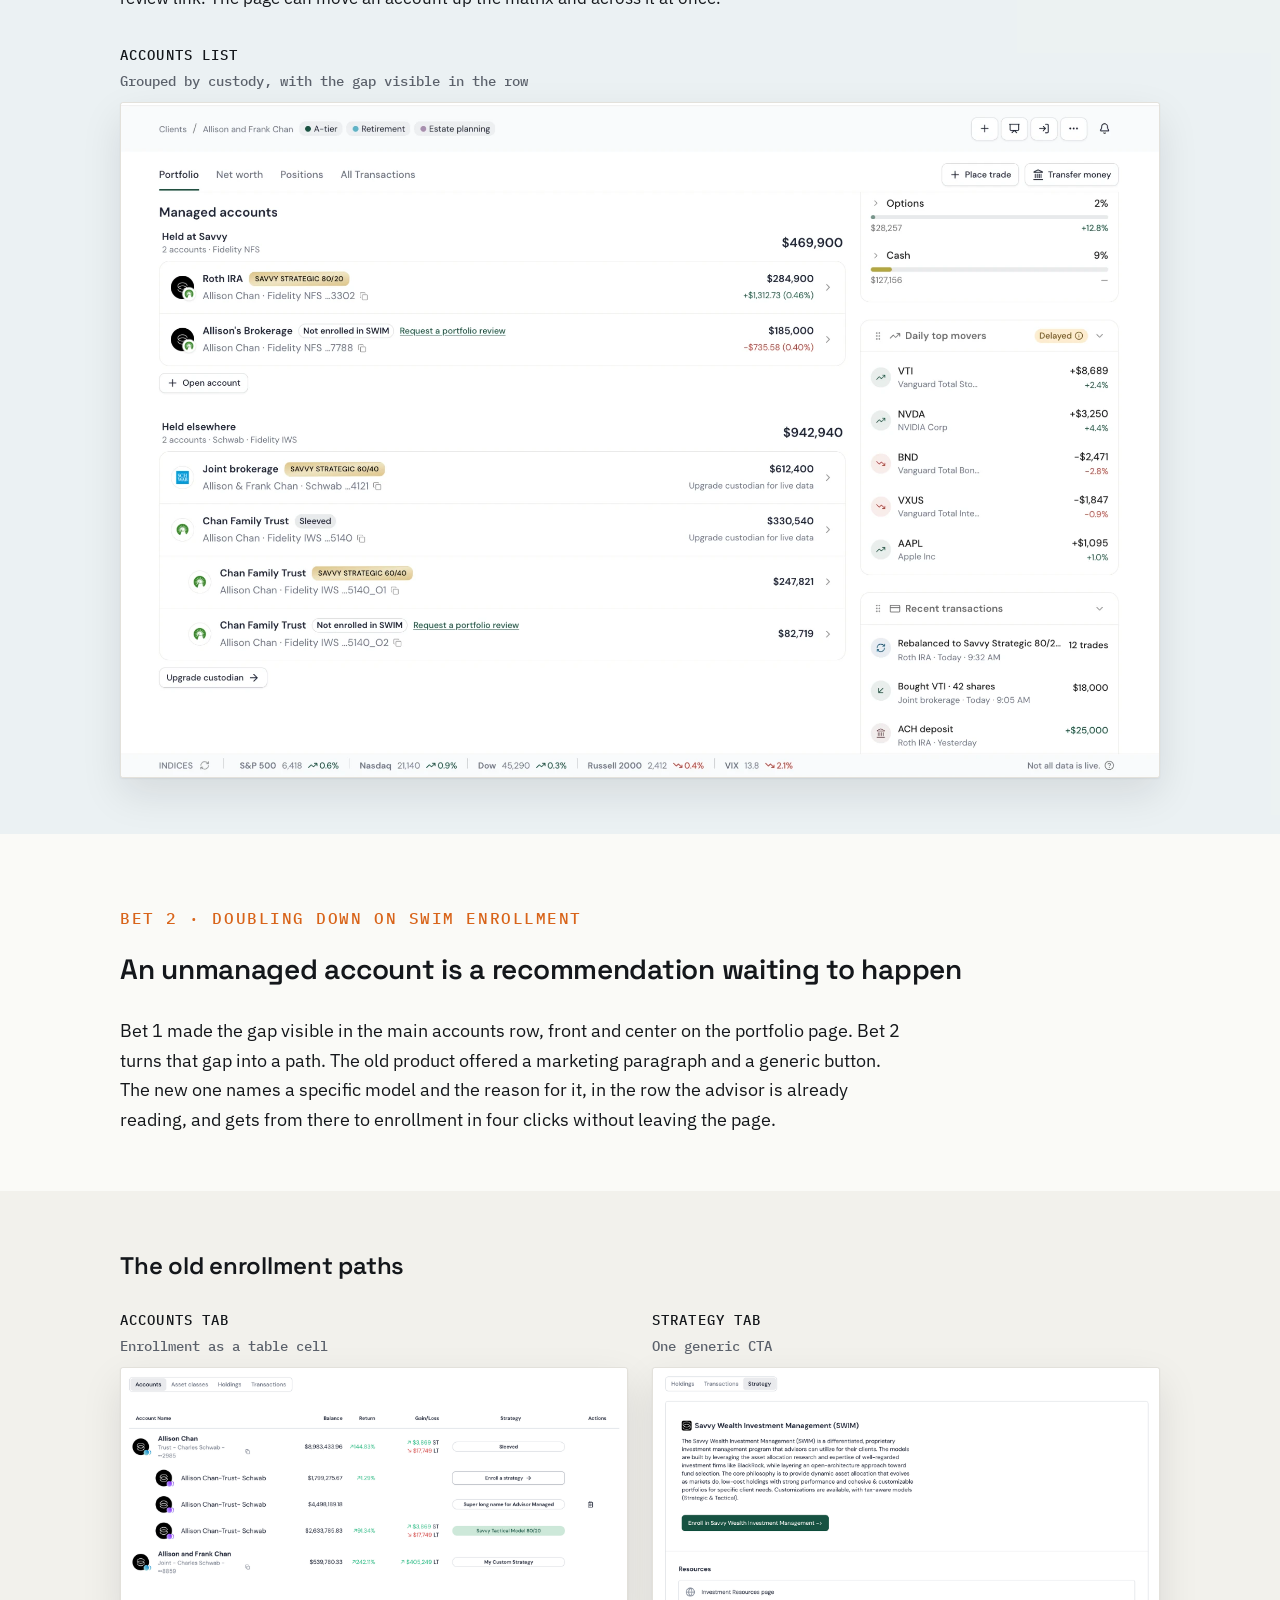
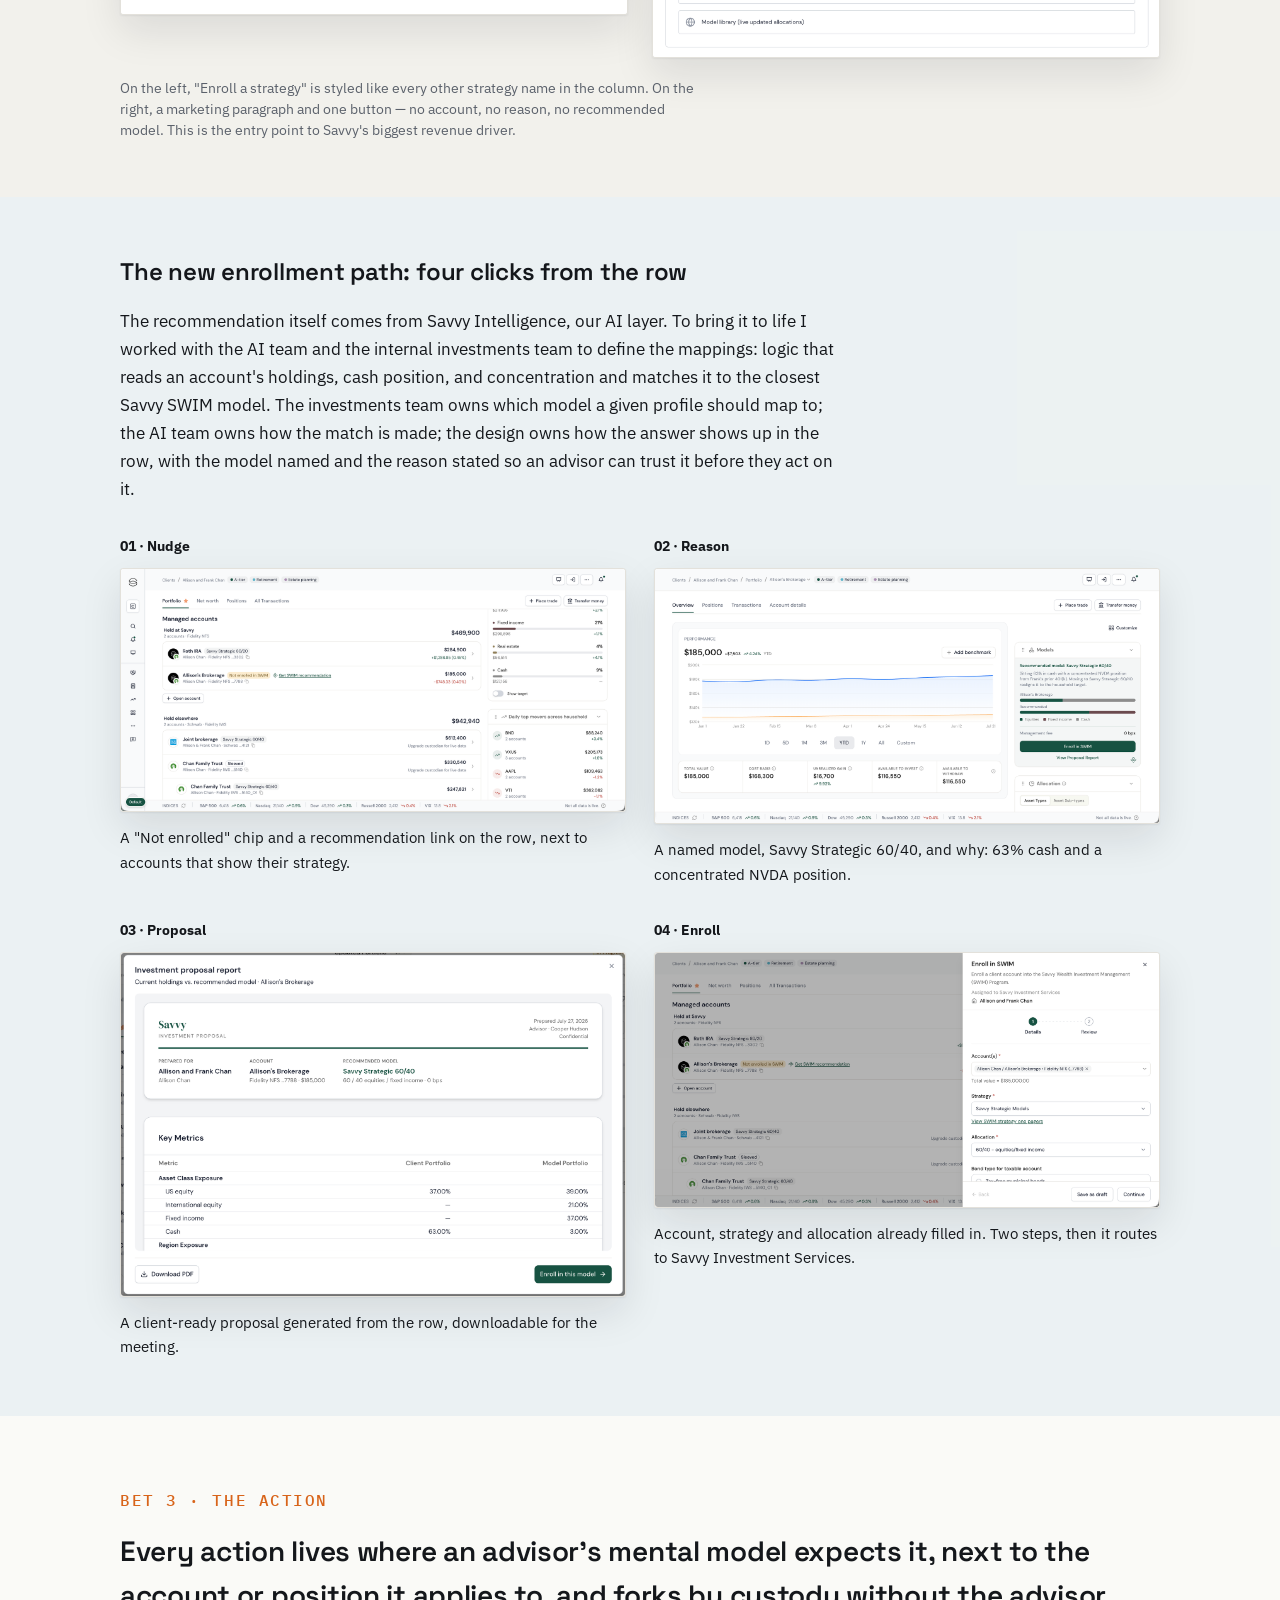
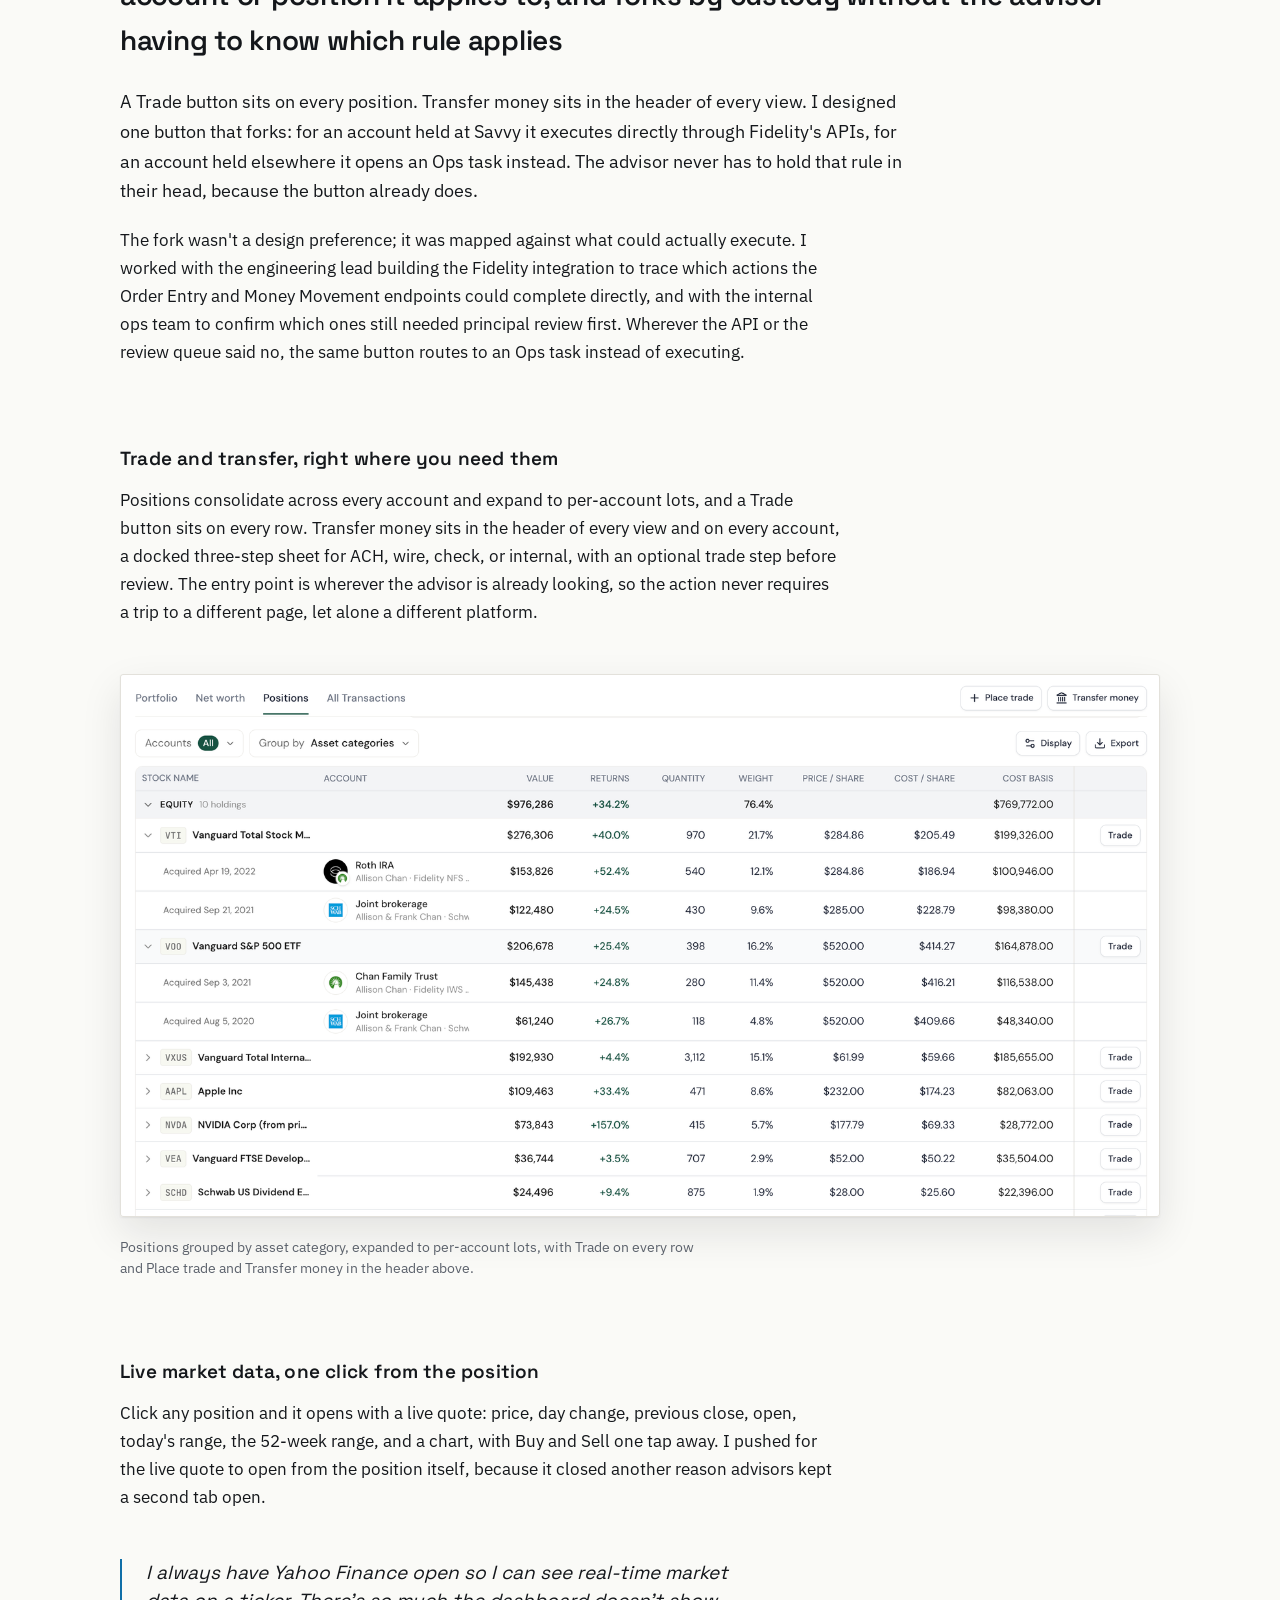
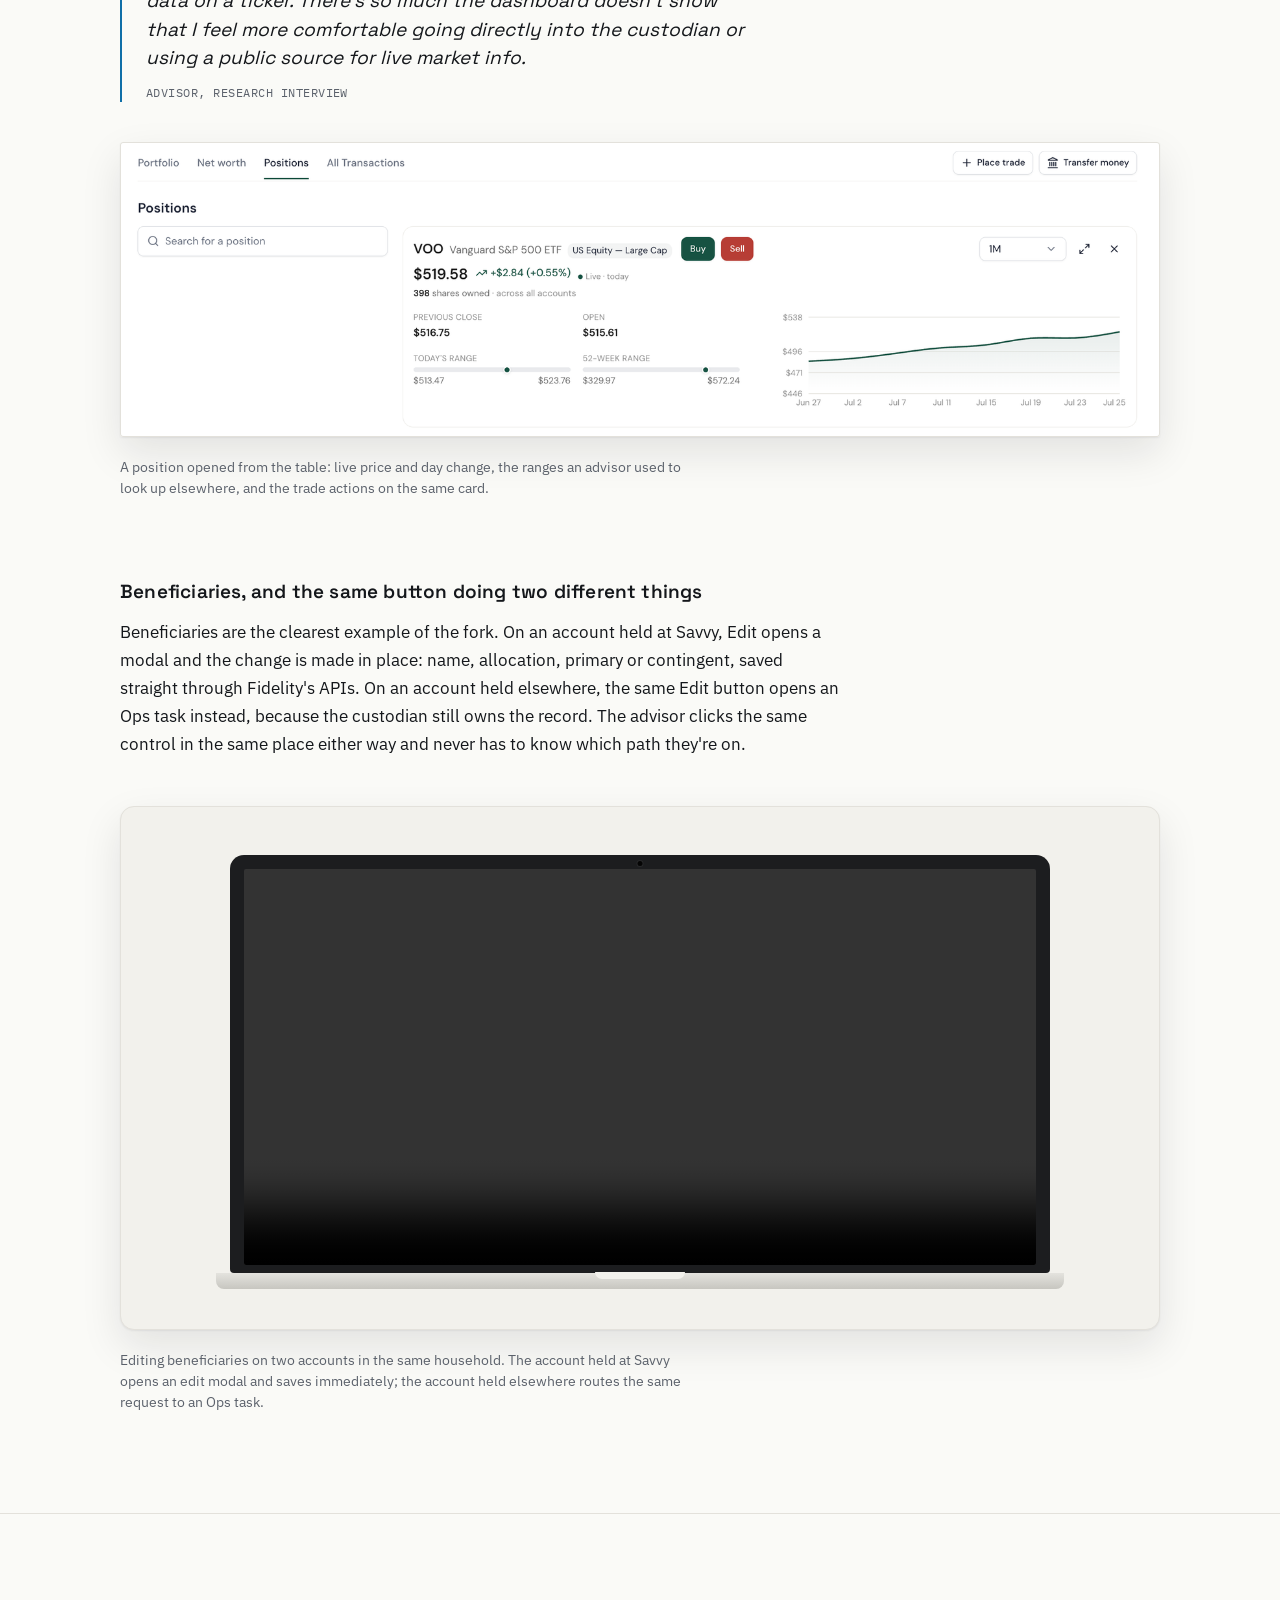
<file: portfolio-redesign.html>
<!DOCTYPE html>
<html lang="en">
<head>
<meta charset="UTF-8">
<meta name="viewport" content="width=device-width, initial-scale=1.0">
<title>Portfolio and Investment Management Reimagined — Tina Ju</title>
<meta name="description" content="Case study: rebuilding the advisor's portfolio and investment management experience as Savvy became an introducing broker-dealer clearing through Fidelity NFS — replacing delayed Orion data and custodian logins with one live, action-ready household view.">
<link rel="canonical" href="https://www.tina-ju.com/portfolio-redesign">
<meta property="og:title" content="Portfolio and Investment Management Reimagined — Tina Ju">
<meta property="og:description" content="Rebuilding the advisor's portfolio and investment management experience as Savvy became an introducing broker-dealer clearing through Fidelity NFS — replacing delayed Orion data and custodian logins with one live, action-ready household view.">
<meta property="og:url" content="https://www.tina-ju.com/portfolio-redesign">
<meta property="og:type" content="article">
<link rel="icon" type="image/svg+xml" href="favicon.svg">
<link rel="preconnect" href="https://fonts.googleapis.com">
<link rel="preconnect" href="https://fonts.gstatic.com" crossorigin>
<link href="https://fonts.googleapis.com/css2?family=Space+Grotesk:wght@400;500;600;700&family=IBM+Plex+Sans:wght@400;500;600&family=IBM+Plex+Mono:wght@400;500&display=swap" rel="stylesheet">
<link rel="stylesheet" href="styles.css">
<style>
  /* ============ CS HERO ============ */
  #cs-hero{ padding:150px 0 60px; border-top:none; }
  .cs-back{
    font-family:var(--font-mono); font-size:12px; letter-spacing:0.05em;
    text-transform:uppercase; color:var(--slate); display:inline-flex;
    align-items:center; gap:8px; margin-bottom:32px;
    border-bottom:1px solid transparent; transition:color .15s ease, border-color .15s ease;
  }
  .cs-back:hover{ color:var(--ink); border-color:var(--verified); }
  .eyebrow{
    font-family:var(--font-mono); font-size:12px; letter-spacing:0.12em;
    text-transform:uppercase; color:var(--verified);
    display:flex; align-items:center; gap:10px; margin-bottom:22px;
  }
  .eyebrow::before{ content:''; width:16px; height:1px; background:var(--verified); }
  #cs-hero h1{
    font-family:var(--font-display); font-weight:600;
    font-size:clamp(34px, 4.6vw, 56px); line-height:1.06; letter-spacing:-0.02em;
    max-width:22ch;
  }
  .cs-intro{
    font-size:18px; color:var(--slate); max-width:70ch; margin-top:24px; line-height:1.65;
  }

  /* ============ META GRID ============ */
  #cs-meta{ padding-top:0; padding-bottom:60px; }
  .meta-grid{
    display:grid; grid-template-columns:repeat(2, 1fr); gap:28px 32px;
    border-top:1px solid var(--line); padding-top:36px;
  }
  .meta-item .field-label{
    font-family:var(--font-mono); font-size:11px; letter-spacing:0.1em;
    color:var(--verified); margin-bottom:6px;
  }
  .meta-item .field-value{ font-size:15.5px; color:var(--ink); line-height:1.55; }

  /* ============ FIGURE / DIAGRAM FRAME ============ */
  .cs-figure{
    border-radius:3px; overflow:hidden; border:1px solid var(--line);
    box-shadow:0 1px 2px rgba(20,23,27,0.06), 0 16px 40px rgba(20,23,27,0.10);
  }
  .cs-figure img{ width:100%; height:auto; display:block; }
  .cs-caption{
    font-family:var(--font-body); font-size:13.5px; color:var(--slate);
    margin-top:16px; line-height:1.55; max-width:70ch;
  }
  .diagram-frame{ background:var(--paper-dim); padding:40px; }

  /* ============ MACBOOK MOCKUP ============ */
  .mac-mockup-wrap{ background:var(--paper-dim); border-radius:14px; padding:48px 6% 40px; }
  .mac-mockup{ max-width:820px; margin:0 auto; }
  .mac-screen{ background:#1c1d1f; border-radius:14px 14px 4px 4px; padding:14px 14px 8px; position:relative; }
  .mac-camera{
    position:absolute; top:6px; left:50%; transform:translateX(-50%);
    width:5px; height:5px; border-radius:50%; background:#050505;
    box-shadow:0 0 0 1px rgba(255,255,255,0.05);
  }
  .mac-screen img, .mac-screen video{ width:100%; height:auto; display:block; border-radius:2px; }
  .mac-base{
    height:16px; margin:0 -14px; background:linear-gradient(180deg, #e4e3de 0%, #c7c6c0 100%);
    border-radius:0 0 8px 8px; position:relative;
  }
  .mac-base::before{
    content:''; position:absolute; top:-1px; left:50%; transform:translateX(-50%);
    width:90px; height:7px; background:var(--paper-dim); border-radius:0 0 10px 10px;
  }
  @media (max-width: 600px){ .mac-mockup-wrap{ padding:32px 4% 28px; } }

  /* ============ CS SECTION ============ */
  .cs-section h2{
    font-family:var(--font-display); font-weight:600; font-size:clamp(22px,2.6vw,28px);
    letter-spacing:-0.01em; margin-bottom:24px;
  }
  .cs-section h3{
    font-family:var(--font-display); font-weight:600; font-size:15px;
    letter-spacing:0.01em; margin-bottom:4px; color:var(--ink);
  }
  .cs-section p{ font-size:16.5px; color:var(--ink); line-height:1.7; max-width:72ch; }
  .cs-section p + p{ margin-top:18px; }
  .cs-section p.lede{ font-size:17.5px; }
  .cs-section p.cs-caption{ font-size:13.5px; color:var(--slate); line-height:1.55; }
  .cs-em{ font-weight:600; color:var(--verified); }
  .cs-footnote{ font-style:italic; font-size:14.5px; color:var(--slate); max-width:72ch; }
  .cs-list{ display:flex; flex-direction:column; gap:14px; max-width:72ch; margin-top:20px; }
  .cs-list li{ font-size:16.5px; line-height:1.65; color:var(--ink); padding-left:24px; position:relative; }
  .cs-list li::before{
    content:''; position:absolute; left:0; top:10px; width:8px; height:1px; background:var(--verified);
  }
  .cs-block-sub{
    font-family:var(--font-mono); font-size:11px; letter-spacing:0.1em;
    text-transform:uppercase; color:var(--flag); margin-bottom:14px;
  }

  /* ============ PULL QUOTE ============ */
  .cs-quote{ border-left:2px solid var(--verified); padding-left:24px; margin-top:28px; max-width:64ch; }
  .cs-section .wrap > * + .cs-quote.after-costs{ margin-top:96px; max-width:72ch; }
  .cs-quote.after-costs p{ font-size:24px; line-height:1.4; }
  .cs-quote cite.above{ margin:0 0 12px; }
  .cs-section .wrap > .cs-quote.after-costs + *{ margin-top:96px; }
  .cs-quote p{
    font-family:var(--font-display); font-size:19px; font-style:italic;
    line-height:1.5; color:var(--ink); max-width:none;
  }
  .cs-quote cite{
    display:block; font-family:var(--font-mono); font-style:normal; font-size:12px;
    letter-spacing:0.04em; text-transform:uppercase; color:var(--slate); margin-top:10px;
  }

  /* ============ DIAGRAM: ARCHITECTURE BEFORE / AFTER ============ */
  .arch-grid{ display:grid; grid-template-columns:1fr auto 1fr; gap:28px; align-items:stretch; }
  .arch-card{
    background:#fff; border:1px solid var(--line); border-radius:6px; padding:26px 24px;
    display:flex; flex-direction:column; gap:12px;
  }
  .arch-card .card-label{
    font-family:var(--font-mono); font-size:11px; letter-spacing:0.08em; text-transform:uppercase; margin-bottom:4px;
  }
  .arch-card.old .card-label{ color:var(--slate); }
  .arch-card.new .card-label{ color:var(--verified); }
  .arch-svg{ width:100%; height:auto; display:block; overflow:visible; }
  .arch-svg .box{ fill:var(--paper); stroke:var(--line); }
  .arch-svg .box.savvy{ fill:rgba(15,111,168,0.06); stroke:var(--verified); }
  .arch-svg .box.feed{ fill:rgba(176,73,46,0.04); stroke:#B0492E; stroke-dasharray:4 3; }
  .arch-svg .box.muted{ stroke-dasharray:4 3; opacity:.65; }
  .arch-svg .t{ font-family:var(--font-body, 'IBM Plex Sans', sans-serif); font-size:13px; fill:var(--ink); }
  .arch-svg .r{ font-family:var(--font-mono); font-size:10px; fill:var(--slate); }
  .arch-svg .r.blue{ fill:var(--verified-deep); }
  .arch-svg .r.red{ fill:#B0492E; }
  .arch-svg .lbl{ font-family:var(--font-mono); font-size:9.5px; letter-spacing:0.04em; fill:var(--slate); }
  .arch-svg .lbl.red{ fill:#B0492E; }
  .arch-svg .lbl.blue{ fill:var(--verified); }
  .arch-svg .ln{ stroke:var(--slate); stroke-width:1.2; fill:none; }
  .arch-svg .ln.red{ stroke:#B0492E; }
  .arch-svg .ln.blue{ stroke:var(--verified); stroke-width:1.5; }
  .arch-svg .ln.dash{ stroke-dasharray:3 3; }
  .arch-svg .ln.off{ stroke:var(--line); stroke-dasharray:2 3; }
  .arch-svg .x{ stroke:#B0492E; stroke-width:1.4; }
  .arch-note{ font-family:var(--font-mono); font-size:12px; color:var(--slate); line-height:1.5; margin-top:8px; }
  .arch-note.warn{ color:#B0492E; }
  .arch-note.live{ color:var(--verified); }
  .arch-arrow{ display:flex; align-items:center; color:var(--line); }
  .arch-arrow svg{ width:26px; height:26px; }
  @media (max-width: 700px){
    .arch-grid{ grid-template-columns:1fr; }
    .arch-arrow{ transform:rotate(90deg); justify-content:center; }
  }

  /* ============ CAPABILITY GRID ============ */
  .cap-grid{ display:grid; grid-template-columns:repeat(2, 1fr); gap:20px; margin-top:32px; }
  .cap-card{ background:#fff; border:1px solid var(--line); border-radius:6px; padding:22px 20px; }
  .cap-card.focus{ border-color:var(--verified); box-shadow:0 0 0 3px var(--verified-10); }
  .cap-num{ font-family:var(--font-mono); font-size:11px; color:var(--verified); letter-spacing:0.08em; margin-bottom:10px; }
  .cap-card h4{ font-family:var(--font-display); font-weight:600; font-size:15.5px; margin-bottom:10px; color:var(--ink); }
  .cap-card p{ font-size:13.5px; line-height:1.55; color:var(--slate); max-width:none; }
  .cap-quote{ margin:14px 0 0; padding-left:12px; border-left:2px solid var(--line); }
  .cap-quote p{ font-family:var(--font-display); font-style:italic; font-size:14px; line-height:1.5; color:var(--ink); }
  .cap-quote cite{ display:block; margin-top:6px; font-family:var(--font-mono); font-style:normal; font-size:11px; letter-spacing:0.04em; text-transform:uppercase; color:var(--slate); }
  .cap-card .cap-pill{
    display:inline-block; margin-top:12px; font-family:var(--font-mono); font-size:11px;
    letter-spacing:0.06em; text-transform:uppercase; color:var(--verified-deep);
    background:var(--verified-10); border-radius:3px; padding:3px 8px;
  }
  @media (max-width: 700px){ .cap-grid{ grid-template-columns:1fr; } }

  /* ============ DAY-TO-DAY TABLE ============ */
  .task-table{ display:flex; flex-direction:column; margin-top:28px; border-top:1px solid var(--line); max-width:72ch; }
  .task-table{ max-width:none; }
  .task-row{
    display:grid; grid-template-columns:0.85fr 1.1fr 1.3fr; gap:28px; padding:16px 0; border-bottom:1px solid var(--line);
    font-size:14.5px; line-height:1.55;
  }
  .task-row .task-name{ color:var(--ink); font-weight:500; display:flex; flex-direction:column; align-items:flex-start; }
  .task-pill{
    display:inline-block; margin-bottom:6px; font-family:var(--font-mono); font-size:9.5px;
    letter-spacing:0.06em; text-transform:uppercase; color:var(--verified-deep);
    background:var(--verified-10); border-radius:3px; padding:2px 6px; font-weight:500; white-space:nowrap; line-height:1.4;
  }
  .task-row .task-before{ color:var(--slate); }
  .task-row .task-after{ color:var(--ink); }
  .task-row.head{ font-family:var(--font-mono); font-size:11px; letter-spacing:0.08em; text-transform:uppercase; padding:10px 0; }
  .task-row.head span{ color:var(--slate); font-weight:400; }
  .task-row.head .task-after{ color:var(--verified); }
  @media (max-width: 720px){
    .task-row{ grid-template-columns:1fr; gap:6px; }
    .task-row.head{ display:none; }
    .task-row .task-before::before{ content:'Before · '; font-family:var(--font-mono); font-size:11px; letter-spacing:0.06em; text-transform:uppercase; }
    .task-row .task-after::before{ content:'After · '; font-family:var(--font-mono); font-size:11px; letter-spacing:0.06em; text-transform:uppercase; color:var(--verified); }
  }

  /* ============ PROBLEM SECTION ============ */
  .cap-grid.three{ grid-template-columns:repeat(3, 1fr); }
  @media (max-width: 860px){ .cap-grid.three{ grid-template-columns:1fr; } }
  .cap-card .cap-num.warn{ color:#B0492E; }
  .shot-grid{ display:grid; grid-template-columns:1fr 1fr; gap:24px; margin-top:32px; }
  .shot-grid figure{ margin:0; }
  .shot-grid .shot-label{
    font-family:var(--font-mono); font-size:11px; letter-spacing:0.08em; text-transform:uppercase;
    color:var(--slate); margin-bottom:10px; display:flex; justify-content:space-between; gap:12px;
  }
  .shot-grid .shot-label strong{ color:var(--ink); font-weight:500; }
  /* full-width tinted band inside a .wrap */
  .bleed-band{ width:100vw; margin-left:calc(50% - 50vw); background:var(--paper-dim); padding:56px 0; }
  .bleed-band.new{ background:rgba(15,111,168,0.06); }
  .bleed-inner{ max-width:var(--container); margin:0 auto; padding:0 40px; }
  .cs-section .wrap > * + .bleed-band{ margin-top:56px; }
  .cs-section .wrap > .bleed-band + .cs-block-sub{ margin-top:72px; }
  .bleed-inner > h3{ margin-bottom:0; font-size:clamp(20px,2.2vw,24px); letter-spacing:-0.01em; }
  .bleed-inner > h3 + .shot-grid{ margin-top:24px; }
  .bleed-inner > h3 + p{ margin-top:16px; }
  .bleed-inner > p + .shot-grid{ margin-top:32px; }
  .bleed-inner > h3 + .strip{ margin-top:24px; }
  .bleed-inner > p + .strip{ margin-top:32px; }
  .strip.two-up{ grid-template-columns:1fr 1fr; gap:32px 28px; }
  .rail-row{ margin:0; }
  .rail-trio{ display:grid; grid-template-columns:repeat(3,1fr); gap:20px; align-items:start; }
  .rail-row .strip-note{ font-size:14.5px; margin-top:14px; }
  .cs-section .wrap > h3 + .rail-trio, .cs-section .wrap > h3 + .feat-stack, .cs-section .wrap > h3 + .cs-figure{ margin-top:20px; }
  .cs-section .wrap > .rail-trio + .cs-caption, .cs-section .wrap > .feat-stack + .cs-caption{ margin-top:20px; }
  @media (max-width: 700px){ .rail-trio{ grid-template-columns:1fr; } }
  .strip.three-up{ grid-template-columns:repeat(3,1fr); gap:32px 24px; }
  @media (max-width: 860px){ .strip.three-up{ grid-template-columns:1fr; } }
  .cs-section .wrap > p + .strip{ margin-top:40px; }
  .strip.two-up .shot-label{ margin-bottom:10px; }
  .strip.two-up .strip-note{ font-size:14.5px; margin-top:14px; }
  @media (max-width: 700px){ .strip.two-up{ grid-template-columns:1fr; } }
  .cs-section .wrap > .bleed-band + .bleed-band{ margin-top:0; }
  .bleed-inner > .shot-grid + .cs-caption{ margin-top:20px; }
  .bleed-inner .cs-figure{ background:#fff; }
  html{ overflow-x:hidden; }
  @media (max-width: 860px){ .bleed-inner{ padding:0 24px; } .bleed-band{ padding:40px 0; } }
  .shot-grid.single{ grid-template-columns:1fr; }
  .shot-grid.stacked .shot-label{ flex-direction:column; align-items:flex-start; gap:3px; }
  .shot-grid.stacked .shot-label span{ text-transform:none; letter-spacing:0; }
  @media (max-width: 700px){ .shot-grid{ grid-template-columns:1fr; } }

  /* ============ QUADRANT ============ */
  .quad-svg{ width:100%; max-width:680px; height:auto; display:block; margin:0 auto; overflow:visible; }
  .quad-svg .cell{ fill:#fff; stroke:var(--line); }
  .quad-svg .cell.hot{ fill:rgba(15,111,168,0.06); stroke:var(--verified); stroke-width:1.5; }
  .quad-svg .cell.dim{ fill:var(--paper); }
  .quad-svg .ax{ font-family:var(--font-mono); font-size:10.5px; letter-spacing:0.1em; fill:var(--slate); }
  .quad-svg .yn{ font-family:var(--font-display); font-weight:600; font-size:13px; fill:var(--ink); }
  .quad-svg .ct{ font-family:var(--font-display); font-weight:600; font-size:15px; fill:var(--ink); }
  .quad-svg .act{ font-family:var(--font-body); font-weight:600; font-size:12.5px; fill:var(--ink); }
  .quad-svg .act.blue{ fill:var(--verified-deep); }
  .quad-svg .sub{ font-family:var(--font-body); font-size:12px; fill:var(--ink); }
  .quad-svg .sub.blue{ fill:var(--verified-deep); font-weight:600; }
  .quad-svg .lab{ font-family:var(--font-mono); font-size:9px; letter-spacing:0.1em; fill:var(--slate); }
  .quad-svg .tag{ font-family:var(--font-mono); font-size:9.5px; letter-spacing:0.1em; fill:var(--verified); }
  .tier-sub{ font-weight:400; color:var(--slate); font-size:13px; }

  /* ============ FEATURE ROWS ============ */
  .feat{ display:grid; grid-template-columns:7fr 5fr; gap:40px; align-items:center; margin-top:56px; }
  .feat.flip{ grid-template-columns:5fr 7fr; }
  .feat.flip .feat-media{ order:2; }
  .feat.flip .feat-copy{ order:1; }
  .feat-copy .feat-kicker{
    font-family:var(--font-mono); font-size:11px; letter-spacing:0.1em; text-transform:uppercase;
    color:var(--verified); margin-bottom:10px;
  }
  .feat-copy h3{ font-size:20px; line-height:1.3; margin-bottom:12px; }
  .feat-copy p{ font-size:15.5px; line-height:1.65; max-width:none; }
  .feat-copy .cs-list{ margin-top:14px; gap:8px; }
  .feat-copy .cs-list li{ font-size:14.5px; line-height:1.55; padding-left:18px; }
  .feat-copy .cs-list li::before{ top:9px; width:6px; }
  .feat-media .cs-figure img{ width:100%; display:block; }
  .feat-trio{ display:grid; grid-template-columns:1fr 1fr; grid-template-rows:auto auto; gap:16px; align-items:start; }
  .feat-trio > :first-child{ grid-row:1 / 3; }
  .feat-stack{ display:grid; gap:16px; }
  .feat-step{
    font-family:var(--font-mono); font-size:11px; letter-spacing:0.1em; color:var(--flag);
    margin-bottom:10px;
  }
  .feat-divider{ border:0; border-top:1px solid var(--line); margin:56px 0 0; }
  @media (max-width: 860px){
    .feat, .feat.flip{ grid-template-columns:1fr; gap:20px; margin-top:44px; }
    .feat.flip .feat-media{ order:1; }
    .feat.flip .feat-copy{ order:2; }
    .feat-trio{ grid-template-columns:1fr; grid-template-rows:auto; }
    .feat-trio > :first-child{ grid-row:auto; }
  }

  /* ============ OUTCOME ============ */
  .timeline{ display:grid; grid-template-columns:1fr 1fr; gap:32px; margin-top:32px; }
  .tl-item{ border-top:2px solid var(--verified); padding-top:14px; }
  .tl-date{ font-family:var(--font-mono); font-size:12px; letter-spacing:0.08em; text-transform:uppercase; color:var(--verified); font-weight:500; margin-bottom:6px; }
  .tl-item h4{ font-family:var(--font-display); font-weight:600; font-size:15.5px; margin-bottom:4px; color:var(--ink); }
  .tl-item p{ font-size:14.5px; color:var(--slate); line-height:1.55; }
  .stat-table{ display:flex; flex-direction:column; margin-top:36px; border-top:1px solid var(--line); }
  .stat-row{ display:flex; justify-content:space-between; align-items:baseline; gap:24px; padding:24px 20px; border-bottom:1px solid var(--line); }
  .stat-row:nth-child(odd){ background:var(--paper-dim); }
  .stat-label{ font-size:17px; font-weight:500; color:var(--ink); max-width:56ch; line-height:1.5; }
  .stat-value{ font-family:var(--font-display); font-weight:600; font-size:30px; color:var(--verified-deep); white-space:nowrap; flex-shrink:0; }
  .stat-sub{ display:block; font-size:13.5px; font-weight:400; color:var(--slate); margin-top:6px; line-height:1.5; }
  .stat-of{ font-family:var(--font-mono); font-weight:400; font-size:12px; color:var(--slate); margin-left:10px; white-space:normal; }
  .stat-row.next .stat-value{ color:var(--slate); }
  @media (max-width: 600px){
    .timeline{ grid-template-columns:1fr; }
    .stat-row{ flex-direction:column; align-items:flex-start; gap:8px; }
  }

  /* ============ PLACEHOLDER (in-progress sections) ============ */
  .wip{
    border:1px dashed var(--line); border-radius:6px; padding:22px 24px; margin-top:24px;
    font-family:var(--font-mono); font-size:13px; color:var(--slate); line-height:1.6; max-width:72ch;
  }
  .wip strong{ color:var(--flag); font-weight:500; }

  /* ============ CTA ============ */
  #cs-cta{ border-bottom:none; padding-bottom:80px; }
  .cs-cta-grid{ display:flex; justify-content:space-between; align-items:flex-end; flex-wrap:wrap; gap:32px; }
  #cs-cta h2{
    font-family:var(--font-display); font-weight:600;
    font-size:clamp(28px,3.6vw,40px); letter-spacing:-0.01em; max-width:14ch;
  }
  .cs-cta-actions{ display:flex; gap:28px; align-items:center; flex-wrap:wrap; }

  /* ============ TL;DR ============ */
  .cs-tldr{
    display:grid; grid-template-columns:1fr 1fr; gap:24px 32px; margin-top:36px;
    border-top:1px solid var(--line); padding-top:28px; max-width:900px;
  }
  .cs-tldr .field-label{ color:var(--verified); margin-bottom:6px; }
  .cs-tldr .field-value{ font-size:15.5px; line-height:1.55; }
  mark.fill{
    background:var(--verified-10); color:var(--verified-deep); border-radius:3px;
    padding:1px 6px; font-family:var(--font-mono); font-size:0.85em;
  }
  @media (max-width: 720px){ .cs-tldr{ grid-template-columns:1fr; } }

  /* ============ STRIP ============ */
  .strip{ display:grid; grid-template-columns:repeat(4,1fr); gap:20px; align-items:start; }
  .strip figure{ margin:0; }
  .strip .shot-label{ margin-bottom:8px; }
  .strip-note{ font-size:13.5px; line-height:1.5; color:var(--slate); margin-top:10px; max-width:none; }
  @media (max-width: 860px){ .strip{ grid-template-columns:1fr 1fr; } }

  .cs-section .wrap > h3{ font-size:19px; line-height:1.35; }
  /* sub-heading + paragraph blocks: more air above and below */
  .cs-section .wrap > * + h3{ margin-top:80px; }
  .cs-section .wrap > h3 + p + .shot-grid, .cs-section .wrap > h3 + p + .cs-figure,
  .cs-section .wrap > h3 + p + .cs-quote, .cs-section .wrap > h3 + p + .task-table,
  .cs-section .wrap > h3 + p + .cap-grid, .cs-section .wrap > h3 + p + .rail-trio,
  .cs-section .wrap > h3 + p + .feat-stack{ margin-top:48px; }
  .cs-section .wrap > h3 + p + h3{ margin-top:80px; }
  @media (max-width: 860px){ .cs-section .wrap > * + h3, .cs-section .wrap > h3 + p + h3{ margin-top:60px; } }
  .cs-section .wrap > .stat-table + .cs-block-sub{ margin-top:80px; }

  /* ============ RESPONSIVE ============ */
  @media (max-width: 860px){
    #cs-hero{ padding:130px 0 50px; }
    .cs-cta-grid{ flex-direction:column; align-items:flex-start; }
  }
  @media (max-width: 520px){
    .meta-grid{ grid-template-columns:1fr; }
    .diagram-frame{ padding:24px 18px; }
  }
</style>
</head>
<body>
<!-- Password gate disabled for now — re-enable by uncommenting: -->
<!-- <script src="lock.js"></script> -->

<header>
  <nav>
    <a href="/" class="nav-name">TINA JU</a>
    <div class="nav-links">
      <a href="/work">Work</a>
      <a href="/about">About</a>
      <a href="/contact">Contact</a>
    </div>
  </nav>
  <div class="cal-track" id="calTrack">
    <div class="cal-fill" id="calFill"></div>
  </div>
</header>

<main>

  <!-- ============ HERO ============ -->
  <section id="cs-hero">
    <div class="wrap">
      <a href="/work" class="cs-back">← Back to work</a>
      <div class="eyebrow">CASE STUDY · ECI · PORTFOLIO &amp; TRADING</div>
      <h1>Portfolio and Investment Management Reimagined</h1>
      <p class="cs-intro">
        I led the redesign of Savvy Wealth's portfolio and investment experience so an advisor can see and
        act on a household's holdings, trades, and money movement in one place, on live data,
        without leaving the platform.
      </p>

      <div class="cs-tldr">
        <div class="tldr-item">
          <div class="field-label">WHAT IT DID</div>
          <div class="field-value">One Portfolio page replaced a fragmented three-page experience, live for every household that moved to Savvy's custodial platform through Fidelity NFS. Advisors can trade, move money, and enroll accounts in Savvy's managed models from the page itself, as they would at any competitive custodian, without a separate login.</div>
        </div>
        <div class="tldr-item">
          <div class="field-label">MY ROLE</div>
          <div class="field-value">Design lead for the end-to-end advisor experience of Savvy's enhanced custodial integration (ECI). I worked directly with the founder and leadership team in weekly decision reviews to shape the final experience and get it approved. I also scoped in a second company OKR, SWIM enrollment (Savvy's own models, actively managed by our investment operations team), so the same page improved the core experience for every advisor while driving enrollment. I built the prototype in our own Vercel sandbox using the Savvy Kit design system.</div>
        </div>
        <div class="tldr-item">
          <div class="field-label">TOOLS</div>
          <div class="field-value">Claude Code, Savvy Kit (design system), Figma, Linear, Notion</div>
        </div>
        <div class="tldr-item">
          <div class="field-label">PARTNERS</div>
          <div class="field-value">ECI Product Manager, Design Engineer, Compliance (Legal and Principal Investments), AI Product Manager, and internal stakeholders including the Investment Operations Manager and the Internal Client Support Associate team.</div>
        </div>
        <div class="tldr-item">
          <div class="field-label">GOAL</div>
          <div class="field-value">Tighten up every loose end an advisor used to handle at the custodian, so that nothing they need to do for a client's investments depends on a custodian login</div>
        </div>
      </div>
    </div>
  </section>

  <!-- ============ CONTEXT: WHY ECI ============ -->
  <section class="cs-section">
    <div class="wrap">
      <div class="cs-block-sub">Context · Why this project existed</div>
      <h2>Savvy was becoming the brokerage, not just the software around one</h2>

      <p class="lede">
        For its first years Savvy was a workflow layer wrapped around someone else's brokerage.
        Advisors could see a household's investments as a two-day-old Orion* snapshot. The moment they
        needed to trade or move money, they left for Wealthscape or Schwab. ECI, Enhanced Custodian
        Integration, changed that: <strong class="cs-em">Savvy became a FINRA-registered introducing broker-dealer clearing
        through Fidelity NFS, with Fidelity's APIs integrated directly into the platform. The business
        case was margin and vertical integration, owning the economics and the experience instead of
        renting both.</strong>
      </p>

      <p>
        That made the portfolio a design problem. A read-only page fed by a stale snapshot was fine
        as a tab between custodian sessions. It was not fine as the only place an advisor could look.
        If advisors were going to stop logging into custodians, every loose end they had been tying
        off there needed a real home in Savvy.
      </p>
      <p class="cs-footnote">* Orion is a third-party service that copies account data out of the custodians once a day and hands Savvy a report, so what advisors saw was yesterday's snapshot rather than the live account.</p>

      <figure class="cs-figure diagram-frame">
        <div class="arch-grid">
          <div class="arch-card old">
            <div class="card-label">Before ECI</div>
            <svg class="arch-svg" viewBox="0 0 400 276" role="img" aria-label="Before ECI: the advisor logs into Savvy and, separately, into the custodian portal. Orion copies custodian data into Savvy about two days late.">
              <defs>
                <marker id="ah-g" viewBox="0 0 8 8" refX="7" refY="4" markerWidth="7" markerHeight="7" orient="auto-start-reverse"><path d="M0 0.5 L7.5 4 L0 7.5 Z" fill="#5B616B"/></marker>
                <marker id="ah-r" viewBox="0 0 8 8" refX="7" refY="4" markerWidth="7" markerHeight="7" orient="auto-start-reverse"><path d="M0 0.5 L7.5 4 L0 7.5 Z" fill="#B0492E"/></marker>
              </defs>
              <rect class="box" x="0.5" y="0.5" width="399" height="40" rx="4"/>
              <text class="t" x="14" y="25">Advisor + Client</text>

              <line class="ln" x1="85" y1="41" x2="85" y2="74" marker-end="url(#ah-g)"/>
              <text class="lbl" x="93" y="61">login 1</text>
              <line class="ln" x1="315" y1="41" x2="315" y2="74" marker-end="url(#ah-g)"/>
              <text class="lbl" x="323" y="61">login 2</text>

              <rect class="box savvy" x="0.5" y="78.5" width="170" height="64" rx="4"/>
              <text class="t" x="14" y="101">Savvy</text>
              <text class="r blue" x="14" y="119">CRM · planning ·</text>
              <text class="r blue" x="14" y="132">read-only portfolio</text>

              <rect class="box" x="222.5" y="78.5" width="177" height="64" rx="4"/>
              <text class="t" x="236" y="99">Wealthscape /</text>
              <text class="t" x="236" y="115">Schwab Advisor Center</text>
              <text class="r" x="236" y="133">trades · cashiering · forms</text>

              <line class="ln" x1="315" y1="143" x2="315" y2="204" marker-end="url(#ah-g)"/>
              <text class="lbl" x="323" y="177">act</text>

              <rect class="box" x="222.5" y="208.5" width="177" height="64" rx="4"/>
              <text class="t" x="236" y="231">Custodian</text>
              <text class="r" x="236" y="249">Fidelity IWS / Schwab</text>
              <text class="r" x="236" y="262">custody · execution</text>

              <rect class="box feed" x="0.5" y="208.5" width="170" height="64" rx="4"/>
              <text class="t" x="14" y="231">Orion</text>
              <text class="r red" x="14" y="249">holdings · performance</text>
              <text class="r red" x="14" y="262">snapshot</text>

              <line class="ln red" x1="222" y1="240" x2="176" y2="240" marker-end="url(#ah-r)"/>
              <text class="lbl red" x="197" y="230" text-anchor="middle">copy</text>

              <line class="ln red" x1="85" y1="208" x2="85" y2="147" marker-end="url(#ah-r)"/>
              <text class="lbl red" x="93" y="172">~2 days</text>
              <text class="lbl red" x="93" y="184">late</text>
            </svg>
            <p class="arch-note warn">Two logins, two tabs. Everything that touches money happens on the right. Savvy only ever sees a stale copy of it.</p>
          </div>
          <div class="arch-arrow">
            <svg viewBox="0 0 24 24" fill="none" stroke="currentColor" stroke-width="2" stroke-linecap="round" stroke-linejoin="round"><path d="M5 12h14M13 6l6 6-6 6"/></svg>
          </div>
          <div class="arch-card new">
            <div class="card-label">After ECI</div>
            <svg class="arch-svg" viewBox="0 0 400 276" role="img" aria-label="After ECI: the advisor and client use only Savvy, which talks to Fidelity NFS over a live API. Wealthscape remains as an ops-only backstop that advisors cannot access.">
              <defs>
                <marker id="ah-g2" viewBox="0 0 8 8" refX="7" refY="4" markerWidth="7" markerHeight="7" orient="auto-start-reverse"><path d="M0 0.5 L7.5 4 L0 7.5 Z" fill="#5B616B"/></marker>
                <marker id="ah-b" viewBox="0 0 8 8" refX="7" refY="4" markerWidth="7" markerHeight="7" orient="auto-start-reverse"><path d="M0 0.5 L7.5 4 L0 7.5 Z" fill="#0F6FA8"/></marker>
              </defs>
              <rect class="box" x="0.5" y="0.5" width="399" height="40" rx="4"/>
              <text class="t" x="14" y="25">Advisor + Client</text>

              <line class="ln blue" x1="125" y1="41" x2="125" y2="74" marker-end="url(#ah-b)"/>
              <text class="lbl blue" x="133" y="61">one login</text>

              <line class="ln off" x1="340" y1="41" x2="340" y2="74"/>
              <line class="x" x1="335" y1="52" x2="345" y2="62"/><line class="x" x1="345" y1="52" x2="335" y2="62"/>
              <text class="lbl red" x="350" y="61">no access</text>

              <rect class="box savvy" x="0.5" y="78.5" width="250" height="64" rx="4"/>
              <text class="t" x="14" y="101">Savvy</text>
              <text class="r blue" x="14" y="119">view · trade · move money ·</text>
              <text class="r blue" x="14" y="132">service accounts</text>

              <rect class="box muted" x="280.5" y="78.5" width="119" height="64" rx="4"/>
              <text class="t" x="294" y="101">Wealthscape</text>
              <text class="r" x="294" y="119">ops backstop</text>
              <text class="r" x="294" y="132">only</text>

              <line class="ln blue" x1="125" y1="147" x2="125" y2="204" marker-start="url(#ah-b)" marker-end="url(#ah-b)"/>
              <text class="lbl blue" x="133" y="170">live API</text>
              <text class="lbl blue" x="133" y="182">data up · actions down</text>

              <line class="ln dash" x1="340" y1="143" x2="340" y2="204" marker-end="url(#ah-g2)"/>
              <text class="lbl" x="348" y="177">ops only</text>

              <rect class="box" x="0.5" y="208.5" width="399" height="64" rx="4"/>
              <text class="t" x="14" y="231">Fidelity NFS</text>
              <text class="r" x="14" y="249">clearing · custody</text>
              <text class="r" x="14" y="262">Savvy as the FINRA-registered introducing broker-dealer</text>
            </svg>
            <p class="arch-note live">One login. Live data flows up, actions flow down. Advisors and clients never see Wealthscape.</p>
          </div>
        </div>
      </figure>
      <p class="cs-caption">Before ECI, the money lived at the custodian. Account data took a day to reach Orion and another day to reach Savvy, so advisors worked from a two-day-old snapshot. With ECI, Savvy is the only surface an advisor or client needs to touch. Live data flows up and actions flow down through Fidelity's APIs, which Savvy can access directly as the broker-dealer.</p>

      <h3>Before and after ECI</h3>
      <p>
        The honest picture was that Savvy didn't own the surfaces where the work happened. All we
        had on the investment side was delayed holdings and performance data fed through an Orion
        integration — a snapshot, roughly two days stale. We lacked automation and immediate
        execution of money movement tasks and clearing trades. For anything that touched the money
        itself, <strong class="cs-em">advisors had a habit of logging directly into the custodian to avoid any delays.</strong>
        That is what turned ECI from a back-end initiative into a design problem. If advisors were
        going to stop relying on Wealthscape and Schwab logins, <strong class="cs-em">every loose end they had been quietly
        tying off on a custodian site — checking a live balance, placing a trade, moving cash,
        confirming which accounts were on a managed model — needed a real home in Savvy.</strong> A read-only
        portfolio page fed by a two-day-old snapshot was fine as a tab between custodian sessions.
        It was not fine as the only place an advisor could look.
      </p>

      <div class="task-table">
        <div class="task-row head"><span class="task-name">Task</span><span class="task-before">Before ECI</span><span class="task-after">After ECI</span></div>
        <div class="task-row"><span class="task-name">Account opening</span><span class="task-before">Everything was manual. Savvy captured intake, then the CSA team submitted client-e-signed forms to Fidelity through Wealthscape, waited days on opaque timelines, and relayed progress to advisors by hand</span><span class="task-after">In-product bulk data ingestion, API-driven submission, and error handling and tracking. Opening is automatic and transparent, and cuts manual ops overhead</span></div>
        <div class="task-row"><span class="task-name">Transfer of assets</span><span class="task-before">All money-in flows lived at the custodian</span><span class="task-after">TOA APIs in Savvy — Determine Transferability, Custodian Lookup, Asset Transfer Processing</span></div>
        <div class="task-row"><span class="task-name"><span class="task-pill">This case study</span>Trading</span><span class="task-before">Advisors traded in Schwab or Wealthscape</span><span class="task-after">Savvy trading UI on Fidelity's Order Entry API</span></div>
        <div class="task-row"><span class="task-name"><span class="task-pill">This case study</span>Money movement</span><span class="task-before">All at the custodian</span><span class="task-after">Full Money Movement API surface in Savvy, with firm-audience parity for client-initiated requests</span></div>
        <div class="task-row"><span class="task-name"><span class="task-pill">This case study</span>Holdings and performance</span><span class="task-before">Orion transmission data, roughly two days late</span><span class="task-after">Live API pulls for balances and positions</span></div>
        <div class="task-row"><span class="task-name"><span class="task-pill">This case study</span>Statements and tax docs</span><span class="task-before">Custodian-branded, custodian-delivered</span><span class="task-after">Document APIs render them inside Savvy</span></div>
      </div>
      <p class="cs-caption">Six of ECI's twelve brokerage primitives. The four tagged ones become visible on this page; account opening and transfer of assets live in the separate Fidelity NFS advisor transfer flow. Compliance and supervision moved too: BD supervision under a named principal and trade review queues shaped what an advisor can do directly versus through review.</p>

      <div class="cs-quote">
        <p>"If a routine task sends an advisor or client into Wealthscape, that surface has failed and is on the roadmap."</p>
        <cite>— ECI north-star test, internal product vision</cite>
      </div>

    </div>
  </section>

  <!-- ============ THE PROBLEM (TODO) ============ -->
  <section class="cs-section">
    <div class="wrap">
      <div class="cs-block-sub">The problem that research validated</div>
      <h2>Three pages, actions that wait on ops, and the details that matter buried too deep</h2>

      <p class="lede">
        An advisor's view of a household was spread across Net worth, Managed investments, and
        Strategy, each with its own layout and its own definition of an account. Trades and money
        movement existed only as tasks to the ops team, who executed them by hand at the custodian.
        Most advisors made the same calculation: skip the task, log into the custodian, do it yourself.
      </p>
      <p>
        To ground that picture, I ran five interviews with advisors walking through the current
        portfolio on their own households, looking for the gaps between what the page showed and
        what they actually needed to do. I recruited with an internal AI skill that selects interview
        candidates across a range of qualities, so the sample was deliberately mixed: tenured advisors
        and new ones, advisors with most of their book in SWIM models and advisors who prefer managing
        custom models. I also recruited our largest advisor group, the most tech-savvy on the
        platform, whose team splits the business across their own admin and operations staff. The
        four costs below, and the quotes under each, came out of those sessions.
      </p>

      <figure class="cs-figure mac-mockup-wrap">
        <div class="mac-mockup">
          <div class="mac-screen">
            <div class="mac-camera"></div>
            <video src="images/portfolio/old-managed-investments.mp4" autoplay muted loop playsinline controls></video>
          </div>
          <div class="mac-base"></div>
        </div>
      </figure>
      <p class="cs-caption">The Managed investments page as it stood — a walk through the Allison &amp; Frank Chan household. Note the "Refresh data" button and "Last updated" stamp under the value: the page knows its own data is stale.</p>

      <div class="cap-grid">
        <div class="cap-card">
          <div class="cap-num warn">COST 1</div>
          <h4>No single source of truth</h4>
          <p>Three pages, three layouts. An advisor prepping for a client meeting stitches the picture together in their head.</p>
          <blockquote class="cap-quote"><p>“Before a review I have Net worth open in one tab and Managed investments in another, and I'm adding them up on a notepad.”</p><cite>Advisor, 1+ year on platform, $220M AUM</cite></blockquote>
        </div>
        <div class="cap-card">
          <div class="cap-num warn">COST 2</div>
          <h4>Deep on data, empty on action</h4>
          <p>Tax lots, cost basis, a full ledger. None of it connects to a trade or a transfer.</p>
          <blockquote class="cap-quote"><p>“To be honest, I didn't even know the dashboard showed lots. There's so many clicks, I'm confident I don't know everything you guys offer. If you do show lots, I need to be able to trade them. Just showing me lots isn't even helpful.”</p><cite>Advisor, 1+ year on platform, $132M AUM</cite></blockquote>
        </div>
        <div class="cap-card">
          <div class="cap-num warn">COST 3</div>
          <h4>No proactive value</h4>
          <p>Unmanaged, cash-heavy, or concentrated money just sits there. Nothing points at the opportunity to move it onto a Savvy model.</p>
          <blockquote class="cap-quote"><p>“Nothing tells me a client has been sitting in cash for six months. It can cost me a client if they find out that I haven't managed idle cash. This is where I see the value of enrolling in SWIM models but I don't know how to get started. I need to see a proposal to present to my client.”</p><cite>Advisor, 3 months on platform, $120M AUM</cite></blockquote>
        </div>
        <div class="cap-card">
          <div class="cap-num warn">COST 4</div>
          <h4>Stale by design</h4>
          <p>Every number is an Orion snapshot. Advisors learned not to trust the page for anything that touched money.</p>
          <blockquote class="cap-quote"><p>“If it says 'last updated two days ago,' I don't quote it to a client. I open the custodian.”</p><cite>Advisor group, 1+ year on platform, $1.6B AUM</cite></blockquote>
        </div>
      </div>

      <h3>Same household, two pages that don't know about each other</h3>
      <p>
        Net worth and Managed investments are separate destinations under the same Portfolio tab.
        Both totals are useful — everything the household holds, and the slice Savvy manages — but
        they sit on different pages with different layouts, and nothing connects them. To see how the
        managed accounts roll up into the household, an advisor has to hold both pages in their head.
        Neither page has a way to act on any of the accounts it shows.
      </p>
      <div class="shot-grid">
        <figure>
          <div class="shot-label"><strong>Net worth</strong><span>Portfolio · page 1</span></div>
          <div class="cs-figure"><img src="images/portfolio/old-net-worth-top.png" alt="The old Net worth page for the Chan household, showing a $12.5M net worth chart and a list of Savvy investments accounts identified by masked account number" loading="lazy"></div>
        </figure>
        <figure>
          <div class="shot-label"><strong>Managed investments</strong><span>Portfolio · page 2</span></div>
          <div class="cs-figure"><img src="images/portfolio/old-managed-investments-top.png" alt="The old Managed investments page for the same household, showing a $9.5M value, a 'Refresh data' button and a 'Last updated' date" loading="lazy"></div>
        </figure>
      </div>
      <p class="cs-caption">The same household, split across two pages. Net worth lists accounts by a masked number and custodian; Managed investments doesn't list accounts at all until you dig into a sub-tab. The redesign keeps both totals — it puts them on one page.</p>

      <h3>Deep on data, empty on action</h3>
      <p>
        Drill in and the detail is real: asset classes, positions, tax lots with cost basis and
        gain/loss type, a full transaction ledger. But none of it connects to an action. Trades and
        money movement did exist in Savvy, as tasks — but a task went to the ops team, who executed
        it by hand at the custodian, so every request carried a delay. Most advisors made the same
        calculation: skip the task, log into the custodian, and do it themselves. And nothing on the
        page ever suggested a model recommendation at all.
      </p>
      <div class="shot-grid">
        <figure>
          <div class="shot-label"><strong>Holdings detail</strong><span>tax lots, no actions</span></div>
          <div class="cs-figure"><img src="images/portfolio/old-holdings-modal.png" alt="A holdings detail modal for DFA US Core Equity II, showing account weight, quantity, cost basis and two tax lots, with no action buttons" loading="lazy"></div>
        </figure>
        <figure>
          <div class="shot-label"><strong>Transactions</strong><span>accounts named by number</span></div>
          <div class="cs-figure"><img src="images/portfolio/old-transactions-tab.png" alt="The Transactions sub-tab, where every row identifies its account as 'Allison Chan – Trust – Charles Schwab – 2985'" loading="lazy"></div>
        </figure>
      </div>
      <p class="cs-caption">The holdings modal has everything an advisor would want to know before acting, and no way to act from it. In Transactions, the only handle on an account is a custodian name and the last four digits.</p>


      <div class="cs-quote after-costs">
        <cite class="above">Problem statement</cite>
        <p>How might we redesign the household portfolio experience to reach parity with custodial platforms, replace the dated structures advisors have learned to dread with something modern and easy to use, proactively recommend Savvy managed models an advisor can act on, and raise the integrity of every account's data?</p>
      </div>

    </div>
  </section>

  <!-- ============ CORE INSIGHT (TODO) ============ -->
  <section class="cs-section">
    <div class="wrap">
      <div class="cs-block-sub">Scoping · Two OKRs, one page</div>
      <h2>Pulling a competing OKR into scope</h2>

      <p class="lede">
        The brief was an ECI project: get the portfolio ready for accounts held at Savvy through
        Fidelity NFS. The company had a second OKR the same page could move, SWIM enrollment, tracked
        by a different team with no design attached. I scoped it in. That meant getting the ECI
        Product Manager to agree the page was shared ground with the SWIM team, and aligning on how
        two OKRs owned by two teams would be measured on one surface.
      </p>
      <p>
        SWIM, Savvy Wealth Investment Management, is the in-house program where an advisor enrolls a
        client account into a managed strategy for a fee. It is the primary revenue lever for the
        investment business. ECI moves assets onto Savvy's custody; SWIM monetizes them once they're
        there. Both OKRs reduce to the same question an advisor asks while looking at a household:
        <em>what should I do with this account?</em> The portfolio page is the only place both answers
        can live. The case for pulling it in was sitting in the old product: unmanaged accounts sat in
        plain sight with nothing pointing at them.
      </p>


      <div class="cs-block-sub">Bet 1 · The accounts list</div>
      <h2>One accounts list that serves both OKRs without sacrificing either</h2>
      <p>
        I made the first bet on the list itself, and I started with a model. I reduced the two OKRs
        to two questions about every account: is Savvy the custodian, and is it on a managed model? Put them on a grid and each account's position tells you what data it can
        show, how its trades execute, and whether there is anything to recommend.
      </p>

      <figure class="cs-figure diagram-frame">
        <svg class="quad-svg" viewBox="0 0 640 400" role="img" aria-label="A two-by-two grid. Rows: held at Savvy through Fidelity NFS, or held elsewhere. Columns: on a SWIM model, or not. Custody sets the data and how edits reach the custodian; model status sets whether the advisor or Savvy's investment team places trades, and whether there is a model to recommend.">
          <text class="ax" x="380" y="16" text-anchor="middle">SWIM · ON A MANAGED MODEL?</text>
          <text class="yn" x="255" y="42" text-anchor="middle">Yes</text>
          <text class="yn" x="505" y="42" text-anchor="middle">No</text>
          <text class="ax" transform="translate(16,222) rotate(-90)" text-anchor="middle">ECI · SAVVY IS CUSTODIAN?</text>
          <text class="yn" transform="translate(44,136) rotate(-90)" text-anchor="middle">Yes</text>
          <text class="yn" transform="translate(44,310) rotate(-90)" text-anchor="middle">No</text>

          <rect class="cell" x="130.5" y="56.5" width="240" height="160" rx="5"/>
          <text class="ct" x="150" y="86">Live &amp; managed</text>
          <text class="lab" x="150" y="110">ECI · CUSTODY</text>
          <text class="sub" x="150" y="126">Live data ·</text>
          <text class="sub" x="150" y="141">trades are managed by Savvy</text>
          <text class="lab" x="150" y="166">SWIM · MODEL</text>
          <text class="sub" x="150" y="182">On a model · monitor, rebalance</text>
          <rect class="cell hot" x="384.5" y="56.5" width="240" height="160" rx="5"/>
          <text class="tag" x="404" y="78">WHERE THE VALUE IS</text>
          <text class="ct" x="404" y="102">Live, unmanaged</text>
          <text class="lab" x="404" y="130">ECI · CUSTODY</text>
          <text class="sub" x="404" y="147">Live data · advisor trades directly</text>
          <text class="lab" x="404" y="174">SWIM · MODEL</text>
          <text class="sub blue" x="404" y="191">No model · recommend one, in the row</text>
          <rect class="cell dim" x="130.5" y="230.5" width="240" height="160" rx="5"/>
          <text class="ct" x="150" y="260">Managed, delayed</text>
          <text class="lab" x="150" y="284">ECI · CUSTODY</text>
          <text class="sub" x="150" y="300">Delayed data ·</text>
          <text class="sub" x="150" y="315">trades are managed by Savvy</text>
          <text class="lab" x="150" y="340">SWIM · MODEL</text>
          <text class="sub" x="150" y="356">On a model · monitor</text>
          <rect class="cell dim" x="384.5" y="230.5" width="240" height="160" rx="5"/>
          <text class="ct" x="404" y="260">Delayed, unmanaged</text>
          <text class="lab" x="404" y="288">ECI · CUSTODY</text>
          <text class="sub" x="404" y="305">Delayed data · advisor trades via task</text>
          <text class="lab" x="404" y="332">SWIM · MODEL</text>
          <text class="sub" x="404" y="349">No model · recommend one, via task</text>
        </svg>
      </figure>
      <p class="cs-caption">Custody sets the data and how edits reach the custodian. Model status sets who trades: the advisor on unmanaged accounts, Savvy's investment team on managed ones. Top right is the cell that makes money: live accounts with no model yet.</p>

      <div class="bleed-band new">
        <div class="bleed-inner">
      <h3>New Accounts list view that supports every quadrant of the matrix</h3>
      <p>
        I decided to group accounts by custody, not by type or strategy, because a household mid-transition
        has accounts at both Fidelity NFS and Schwab and will for a while. Held at Savvy shows live
        data and day change on every row; Held elsewhere shows delayed data and says so. The same
        rules handle sleeves, one account split into a managed core and a self-directed remainder,
        and scope, the page rolled up to any subset of accounts.
      </p>
      <p>
        Accounts not yet on ECI get a direct path to upgrade: a note on every Held elsewhere row and
        a button at the end of the group. I insisted it sit alongside the SWIM nudge, not replace it,
        so an unmanaged account held elsewhere still shows "Not enrolled in SWIM" and a
        request-a-review link. The page can move an account up the matrix and across it at once.
      </p>
      <div class="shot-grid stacked single">
        <figure>
          <div class="shot-label"><strong>Accounts list</strong><span>Grouped by custody, with the gap visible in the row</span></div>
          <div class="cs-figure"><img src="images/portfolio/new-accounts-list-quadrants.webp" alt="Managed accounts list for the Chan household. Held at Savvy shows a Roth IRA on Savvy Strategic 80/20 and Allison's Brokerage marked Not enrolled in SWIM with a Request a portfolio review link. Held elsewhere shows a Schwab joint brokerage and a sleeved Chan Family Trust with an Upgrade custodian for live data note." loading="lazy"></div>
        </figure>
      </div>
        </div>
      </div>

      <div class="cs-block-sub">Bet 2 · Doubling down on SWIM enrollment</div>
      <h2>An unmanaged account is a recommendation waiting to happen</h2>
      <p class="lede">
        Bet 1 made the gap visible in the main accounts row, front and center on the portfolio
        page. Bet 2 turns that gap into a path. The old product
        offered a marketing paragraph and a generic button. The new one names a specific model and
        the reason for it, in the row the advisor is already reading, and gets from there to
        enrollment in four clicks without leaving the page.
      </p>

      <div class="bleed-band">
        <div class="bleed-inner">
      <h3>The old enrollment paths</h3>
      <div class="shot-grid stacked">
        <figure>
          <div class="shot-label"><strong>Accounts tab</strong><span>Enrollment as a table cell</span></div>
          <div class="cs-figure"><img src="images/portfolio/old-swim-accounts-tab.png" alt="The old Accounts tab, where an unmanaged sleeve shows a plain 'Enroll a strategy' button in the Strategy column, visually identical to the strategy-name buttons around it" loading="lazy"></div>
        </figure>
        <figure>
          <div class="shot-label"><strong>Strategy tab</strong><span>One generic CTA</span></div>
          <div class="cs-figure"><img src="images/portfolio/old-swim-strategy-tab.png" alt="The old Strategy tab: a paragraph describing SWIM, a single 'Enroll in Savvy Wealth Investment Management' button, and two resource links" loading="lazy"></div>
        </figure>
      </div>
      <p class="cs-caption">On the left, "Enroll a strategy" is styled like every other strategy name in the column. On the right, a marketing paragraph and one button — no account, no reason, no recommended model. This is the entry point to Savvy's biggest revenue driver.</p>
        </div>
      </div>


      <div class="bleed-band new">
        <div class="bleed-inner">
      <h3>The new enrollment path: four clicks from the row</h3>
      <p>
        The recommendation itself comes from Savvy Intelligence, our AI layer. To bring it to life I
        worked with the AI team and the internal investments team to define the mappings: logic that
        reads an account's holdings, cash position, and concentration and matches it to the closest
        Savvy SWIM model. The investments team owns which model a given profile should map to; the
        AI team owns how the match is made; the design owns how the answer shows up in the row, with
        the model named and the reason stated so an advisor can trust it before they act on it.
      </p>
      <div class="strip two-up">
        <figure>
          <div class="shot-label"><strong>01 · Nudge</strong></div>
          <div class="cs-figure"><img src="images/portfolio/new-swim-1-managed-accounts.png" alt="Managed accounts list where Allison's Brokerage shows a Not enrolled in SWIM chip and a Get SWIM recommendation link" loading="lazy"></div>
          <p class="strip-note">A "Not enrolled" chip and a recommendation link on the row, next to accounts that show their strategy.</p>
        </figure>
        <figure>
          <div class="shot-label"><strong>02 · Reason</strong></div>
          <div class="cs-figure"><img src="images/portfolio/new-swim-2-account-models.png" alt="Account overview with a Models widget recommending Savvy Strategic 60/40, an explanation, allocation comparison bars, management fee, an Enroll in SWIM button and a View Proposal Report link" loading="lazy"></div>
          <p class="strip-note">A named model, Savvy Strategic 60/40, and why: 63% cash and a concentrated NVDA position.</p>
        </figure>
        <figure>
          <div class="shot-label"><strong>03 · Proposal</strong></div>
          <div class="cs-figure"><img src="images/portfolio/new-swim-3-proposal.png" alt="Investment proposal report modal comparing the client portfolio to the recommended Savvy Strategic 60/40 model, with Download PDF and Enroll in this model buttons" loading="lazy"></div>
          <p class="strip-note">A client-ready proposal generated from the row, downloadable for the meeting.</p>
        </figure>
        <figure>
          <div class="shot-label"><strong>04 · Enroll</strong></div>
          <div class="cs-figure"><img src="images/portfolio/new-swim-4-enroll.png" alt="Enroll in SWIM sheet with the account, Savvy Strategic Models strategy and 60/40 allocation preselected" loading="lazy"></div>
          <p class="strip-note">Account, strategy and allocation already filled in. Two steps, then it routes to Savvy Investment Services.</p>
        </figure>
      </div>
        </div>
      </div>

      <div class="cs-block-sub">Bet 3 · The action</div>
      <h2>Every action lives where an advisor's mental model expects it, next to the account or position it applies to, and forks by custody without the advisor having to know which rule applies</h2>
      <p class="lede">
        A Trade button sits on every position. Transfer money sits in the header of every view. I
        designed one button that forks: for an account held at Savvy it executes directly through
        Fidelity's APIs, for an account held elsewhere it opens an Ops task instead. The advisor never has to hold that
        rule in their head, because the button already does.
      </p>
      <p>
        The fork wasn't a design preference; it was mapped against what could actually execute. I
        worked with the engineering lead building the Fidelity integration to trace which actions
        the Order Entry and Money Movement endpoints could complete directly, and with the internal
        ops team to confirm which ones still needed principal review first. Wherever the API or the
        review queue said no, the same button routes to an Ops task instead of executing.
      </p>

      <h3>Trade and transfer, right where you need them</h3>
      <p>
        Positions consolidate across every account and expand to per-account lots, and a Trade button
        sits on every row. Transfer money sits in the header of every view and on every account, a
        docked three-step sheet for ACH, wire, check, or internal, with an optional trade step before
        review. The entry point is wherever the advisor is already looking, so the action never
        requires a trip to a different page, let alone a different platform.
      </p>
      <figure class="cs-figure"><img src="images/portfolio/new-positions-table.png" alt="Positions table grouped by asset category, with VTI and VOO expanded to show per-account lots and a Trade button on each row" loading="lazy"></figure>
      <p class="cs-caption">Positions grouped by asset category, expanded to per-account lots, with Trade on every row and Place trade and Transfer money in the header above.</p>

      <h3>Live market data, one click from the position</h3>
      <p>
        Click any position and it opens with a live quote: price, day change, previous close, open,
        today's range, the 52-week range, and a chart, with Buy and Sell one tap away. I pushed for
        the live quote to open from the position itself, because it closed another reason advisors
        kept a second tab open.
      </p>
      <div class="cs-quote">
        <p>I always have Yahoo Finance open so I can see real-time market data on a ticker. There's so much the dashboard doesn't show that I feel more comfortable going directly into the custodian or using a public source for live market info.</p>
        <cite>Advisor, research interview</cite>
      </div>
      <figure class="cs-figure"><img src="images/portfolio/new-position-live-quote.png" alt="VOO position drill-in with live price, Buy and Sell buttons, previous close, open, today's range, 52-week range and a one-month chart" loading="lazy"></figure>
      <p class="cs-caption">A position opened from the table: live price and day change, the ranges an advisor used to look up elsewhere, and the trade actions on the same card.</p>

      <h3>Beneficiaries, and the same button doing two different things</h3>
      <p>
        Beneficiaries are the clearest example of the fork. On an account held at Savvy, Edit opens
        a modal and the change is made in place: name, allocation, primary or contingent, saved
        straight through Fidelity's APIs. On an account held elsewhere, the same Edit button opens
        an Ops task instead, because the custodian still owns the record. The advisor clicks the same
        control in the same place either way and never has to know which path they're on.
      </p>
      <figure class="cs-figure mac-mockup-wrap">
        <div class="mac-mockup">
          <div class="mac-screen">
            <div class="mac-camera"></div>
            <video src="images/portfolio/new-beneficiaries-eci-vs-task.mp4" autoplay muted loop playsinline controls></video>
          </div>
          <div class="mac-base"></div>
        </div>
      </figure>
      <p class="cs-caption">Editing beneficiaries on two accounts in the same household. The account held at Savvy opens an edit modal and saves immediately; the account held elsewhere routes the same request to an Ops task.</p>
    </div>
  </section>

  <!-- ============ ALSO SHIPPED ============ -->
  <section class="cs-section">
    <div class="wrap">
      <div class="cs-block-sub">Also shipped</div>
      <h2>The rest of the page, rebuilt on live data</h2>
      <p class="lede">
        The three bets carried the argument. I rebuilt the rest of the page around them, working
        view by view against the list of things advisors used to look up at the custodian, until
        nothing was missing.
      </p>
      <h3>Customizable right rail</h3>
      <div class="rail-trio"><div class="cs-figure"><img src="images/portfolio/new-widget-allocation.png" alt="Allocation widget with asset categories, values and change, and a Show target toggle" loading="lazy"></div><div class="cs-figure"><img src="images/portfolio/new-widget-top-movers.png" alt="Daily top movers across household widget" loading="lazy"></div><div class="cs-figure"><img src="images/portfolio/new-widget-documents.png" alt="Documents and statements widget with 2025 tax documents and statements" loading="lazy"></div></div>
      <p class="cs-caption">A customizable right rail: allocation, live top movers, in-app tax docs and statements.</p>

      <h3>Benchmarked performance</h3>
      <figure class="cs-figure"><img src="images/portfolio/new-performance-benchmark.png" alt="Total performance chart with an S&P 500 benchmark overlaid and a stat row" loading="lazy"></figure>
      <p class="cs-caption">Benchmarked performance with intraday ranges only live accounts can offer.</p>

      <h3>Net worth and linked accounts</h3>
      <div class="feat-stack"><div class="cs-figure"><img src="images/portfolio/new-net-worth.png" alt="Net worth view with a total balance, net worth trend chart, assets vs liabilities chart, and totals for assets, liabilities, net worth and investable assets" loading="lazy"></div><div class="cs-figure"><img src="images/portfolio/new-net-worth-linked-accounts.png" alt="Investments list under Net worth showing NFS accounts marked Live, Schwab accounts synced today, and a Robinhood account flagged Disconnected and dated to its last sync" loading="lazy"></div></div>
      <p class="cs-caption">Net worth as its own view: assets split from liabilities, the trend charted, and investable assets broken out. Every linked account shows whether it's still connected. The Robinhood account is flagged Disconnected and dated to its last sync, so a three-week-old balance is never read as today's.</p>
    </div>
  </section>

  <!-- ============ METHOD ============ -->
  <section class="cs-section">
    <div class="wrap">
      <div class="cs-block-sub">Method · Designed in the codebase</div>
      <h2>A prototype execs could click through, built in the production design system</h2>
      <p class="lede">
        I built the prototype in Savvy Kit, the production design system, so it read as a real cut
        of the product rather than a mockup. A scenario switcher seeded one Chan account in each
        quadrant, so every path in the model was demonstrable. Order execution, aggregation and ops
        routing were simulated and labelled as such, so no one mistook scaffolding for a requirement.
      </p>
      <p>
        Building in the real system also exposed its gaps. I worked with our design engineer to
        agree on fixes and shipped new component variants, like a compact StatBlock, straight into
        Storybook rather than leaving forks in the prototype. Engineering then built from the
        prototype branch instead of a spec, and I reviewed the PRs against it directly, which moved
        faster than a Figma-to-code handoff.
      </p>

      <figure class="cs-figure mac-mockup-wrap">
        <div class="mac-mockup">
          <div class="mac-screen">
            <div class="mac-camera"></div>
            <img src="images/portfolio/new-portfolio-landing.png" alt="The redesigned Portfolio landing page for the Chan household: secondary nav, Place trade and Transfer money buttons, a delayed-data ribbon, a concentration-risk alert, total performance chart, and a right rail" loading="lazy">
          </div>
          <div class="mac-base"></div>
        </div>
      </figure>
      <p class="cs-caption">The prototype as reviewed. Place trade and Transfer money in the header on every view, a delayed-data ribbon for households with accounts held elsewhere, and a risk-alert deck before the advisor scrolls.</p>
    </div>
  </section>

  <!-- ============ ITERATION ============ -->
  <section class="cs-section">
    <div class="wrap">
      <div class="cs-block-sub">Iteration · What changed under review</div>
      <h2>What the exec review changed, and where I held my ground</h2>

      <h3>What the exec review changed</h3>
      <p>
        Every Wednesday for a month I brought the running prototype to our founder Ritik, our
        Director of Product, and our COO, to work through the design as it evolved and what it meant
        for operational workflows. The biggest debate, across three of those sessions, was accounts
        that hadn't moved to ECI yet. The business wanted them repapered quickly and pushed for the
        page to make the upgrade case as hard as possible. Out of that I gave the upgrade nudge a
        real home: an "Upgrade custodian for live data" note on every held-elsewhere row and a
        button at the end of the group.
      </p>

      <h3>What I pushed back on</h3>
      <p>
        The one thing I held my ground on was volume. The ask was a loud upgrade prompt: banners,
        badges, a promo on every held-elsewhere account. I pushed back. Our highest-value advisors
        and advisor groups hold the most accounts at other custodians, so they would see that promo
        on every row of every household, every day. That exhausts the people we most need to keep.
      </p>
      <p>
        Instead I made the difference felt rather than announced. A quiet "Delayed data" banner and
        subtle warning marks sit exactly where a number may be stale, so the cost of staying put
        shows up in the data itself. And ECI and non-ECI accounts got genuinely different
        experiences for the same task, like editing beneficiaries: in place for an account held at
        Savvy, an Ops task for one held elsewhere. The bet was that advisors would upgrade from their
        own experience of the gap, not because we shouted at them.
      </p>
      <figure class="cs-figure mac-mockup-wrap">
        <div class="mac-mockup">
          <div class="mac-screen">
            <div class="mac-camera"></div>
            <video src="images/portfolio/new-beneficiaries-eci-vs-task.mp4" autoplay muted loop playsinline controls></video>
          </div>
          <div class="mac-base"></div>
        </div>
      </figure>
      <p class="cs-caption">The same Edit beneficiaries control on two accounts in one household. Held at Savvy opens a modal and saves immediately; held elsewhere routes to an Ops task. The upgrade case is made by the experience, not a banner.</p>

    </div>
  </section>

  <!-- ============ ITERATION + OUTCOME (TODO) ============ -->
  <section class="cs-section" style="border-bottom:none;">
    <div class="wrap">
      <div class="cs-block-sub">Outcome</div>
      <h2>Shipped in July, and the advisors followed</h2>

      <figure class="cs-figure mac-mockup-wrap">
        <div class="mac-mockup">
          <div class="mac-screen">
            <div class="mac-camera"></div>
            <video src="images/portfolio/new-experience-walkthrough.mp4" autoplay muted loop playsinline controls></video>
          </div>
          <div class="mac-base"></div>
        </div>
      </figure>
      <p class="cs-caption">A walk through the shipped experience — the Chan household from landing page to account detail, on live data.</p>

      <div class="timeline">
        <div class="tl-item">
          <div class="tl-date">May 2026</div>
          <h4>ECI launched</h4>
          <p>Savvy goes live as an introducing broker-dealer clearing through Fidelity NFS. First accounts open on the new custody.</p>
        </div>
        <div class="tl-item">
          <div class="tl-date">July 2026</div>
          <h4>Portfolio redesign launched</h4>
          <p>The single Portfolio page replaces Net worth, Managed investments, and Strategy for every household on the platform.</p>
        </div>
      </div>

      <div class="stat-table">
        <div class="stat-row">
          <span class="stat-label">SWIM enrollment tasks, Q3 over Q2</span>
          <span class="stat-value">+28%</span>
        </div>
        <div class="stat-row">
          <span class="stat-label">Get a Portfolio Review tasks, Q3 over Q2<span class="stat-sub">This task is for advisors who want a more personalized portfolio review session with a member of the investment operations team.</span></span>
          <span class="stat-value">+35%</span>
        </div>
        <div class="stat-row">
          <span class="stat-label">Net new advisors who joined Savvy Wealth because of this initiative, within one quarter<span class="stat-sub">Advisors who cited native custody and trading in Savvy as a reason for joining, per onboarding conversations.</span></span>
          <span class="stat-value">4</span>
        </div>
        <div class="stat-row">
          <span class="stat-label">Assets transferred into ECI custody in that quarter</span>
          <span class="stat-value">~$200M<span class="stat-of">AUM</span></span>
        </div>
        <div class="stat-row next">
          <span class="stat-label">Advisor group onboarding next quarter</span>
          <span class="stat-value">$500M<span class="stat-of">AUM · committed</span></span>
        </div>
        <div class="stat-row next">
          <span class="stat-label">Expected total AUM on ECI by end of year<span class="stat-sub">Projected from contracts already signed with new advisors.</span></span>
          <span class="stat-value">$3B<span class="stat-of">projected</span></span>
        </div>
      </div>

      <div class="cs-block-sub">What it led to</div>
      <h2>My influence on product-wide financial infrastructure</h2>

      <h3>Owning financial infrastructure</h3>
      <p>
        As I mapped the data required for ECI, I began working further upstream, with the Advisor
        Experience pods, to define what data we needed to store, how it should be structured, and
        which sources should be authoritative so that we could reliably surface it across the
        product. That work expanded my role beyond this initiative, and I became the design lead for
        Financial Infrastructure: the underlying systems and data models that power household-,
        client-, and account-level experiences across Savvy.
      </p>
      <p>
        The portfolio page was the first surface built on it. Once the custody-and-model rules were
        working there, the same rules had to hold everywhere account data appears, and I supported
        three engineering pods implementing them in parallel across the product: ECI for the back
        end, Advisor Experience for the front end, and System of Records for tasks.
      </p>

      <h3>Fixing the data, not just the display</h3>
      <p>
        Designing around existing data points exposed where the back end stored account and
        household data in ways the front end could not surface accurately. I influenced what is
        stored and how, so that live custody status, model status and account relationships are
        reliable at the source rather than patched per screen. That work drove the redesign of the
        general household data page and raised data integrity across the product as a whole.
      </p>

      <h3>A spec that agents can build from</h3>
      <p>
        I wrote the ECI content, logic and rules into a markdown file that lives in our sandbox and
        in the repo. Every engineer and every coding agent working on financial infrastructure
        builds from the same source of truth, which is what let three teams move in parallel
        without diverging.
      </p>
    </div>
  </section>

  <!-- ============ CTA ============ -->
  <section id="cs-cta">
    <div class="wrap cs-cta-grid">
      <h2>More work</h2>
      <div class="cs-cta-actions">
        <a href="/work" class="btn">Back to work</a>
        <a href="/contact" class="btn-ghost">Get in touch</a>
      </div>
    </div>
  </section>

</main>

<footer class="wrap">
  <span>© 2026 Tina Ju</span>
  <span>Product Design Lead</span>
</footer>

<script>
  const track = document.getElementById('calTrack');
  const fill = document.getElementById('calFill');
  function updateFill(){
    const docHeight = document.documentElement.scrollHeight - window.innerHeight;
    const pct = docHeight > 0 ? (window.scrollY / docHeight) * 100 : 0;
    fill.style.width = Math.min(pct, 100) + '%';
  }
  window.addEventListener('scroll', updateFill, { passive:true });
  window.addEventListener('resize', updateFill);
  window.addEventListener('load', updateFill);
</script>
<script src="case-study.js"></script>

</body>
</html>
</file>
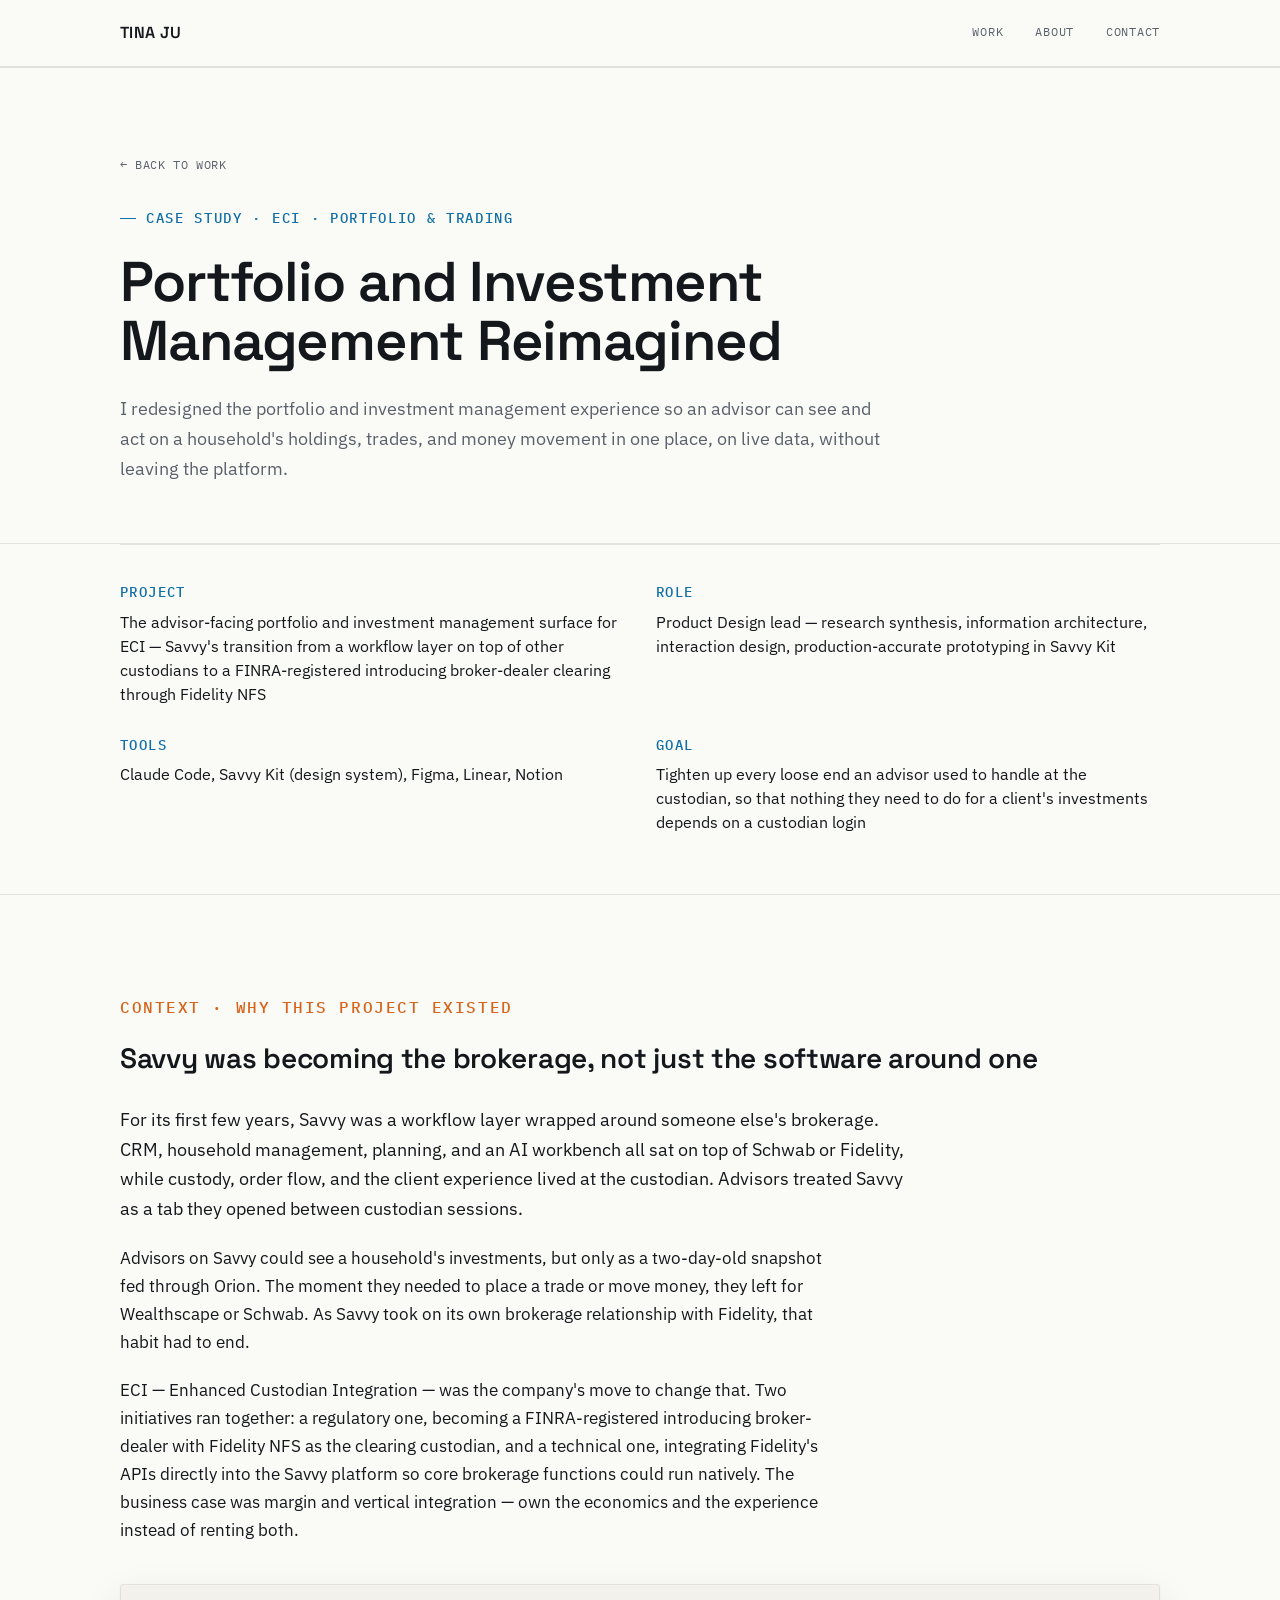
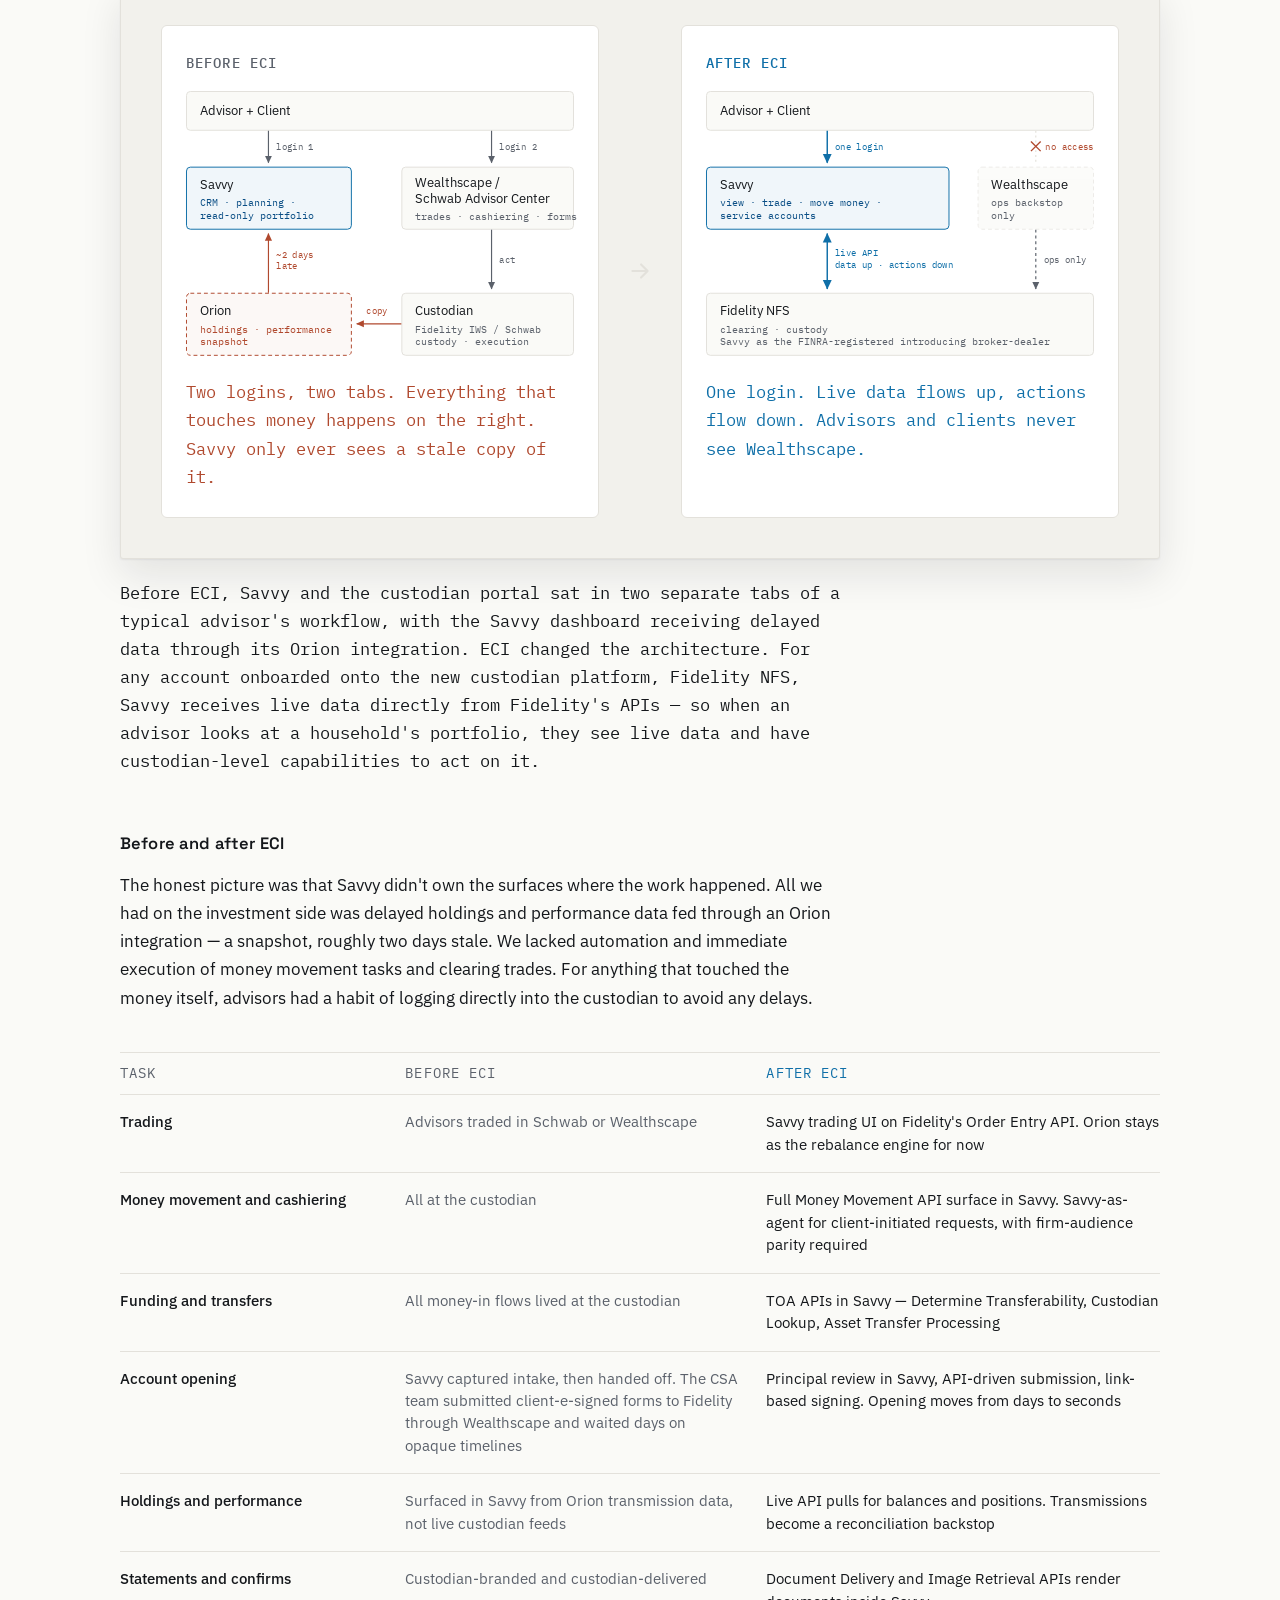
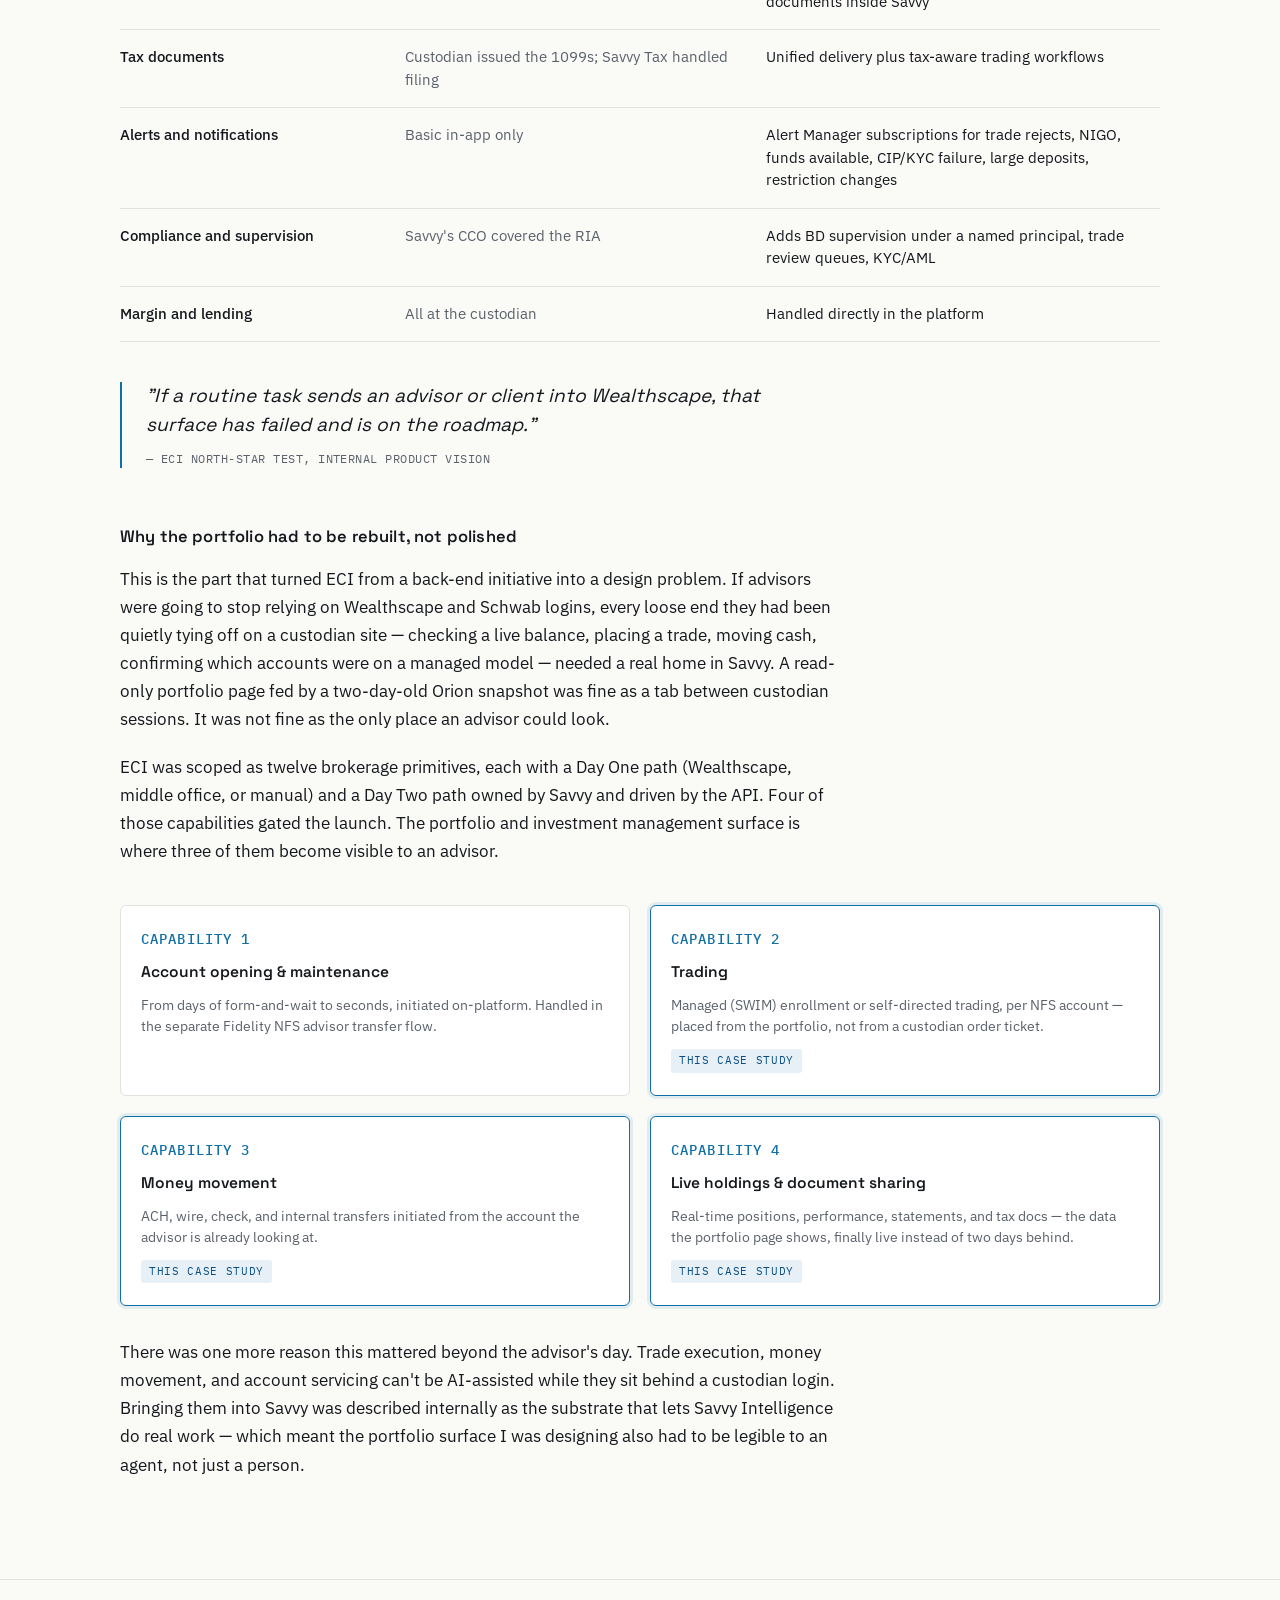
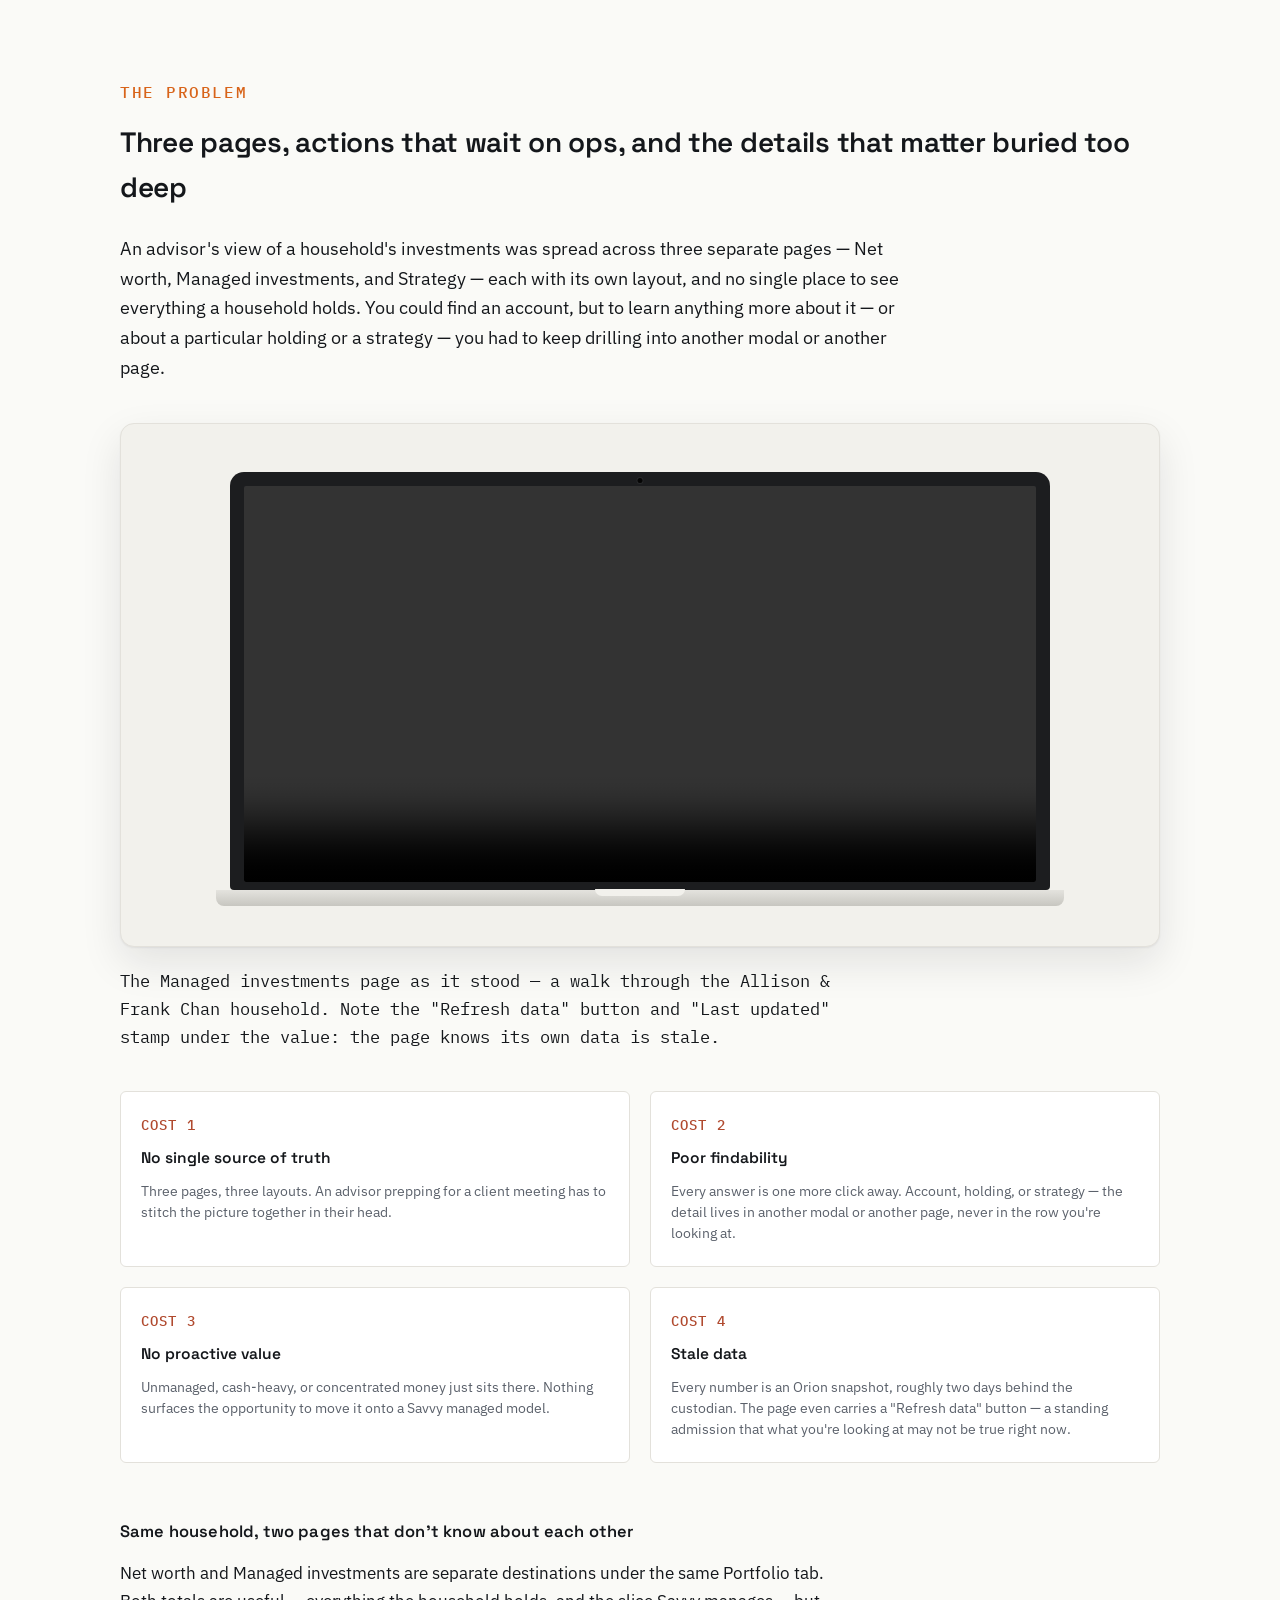
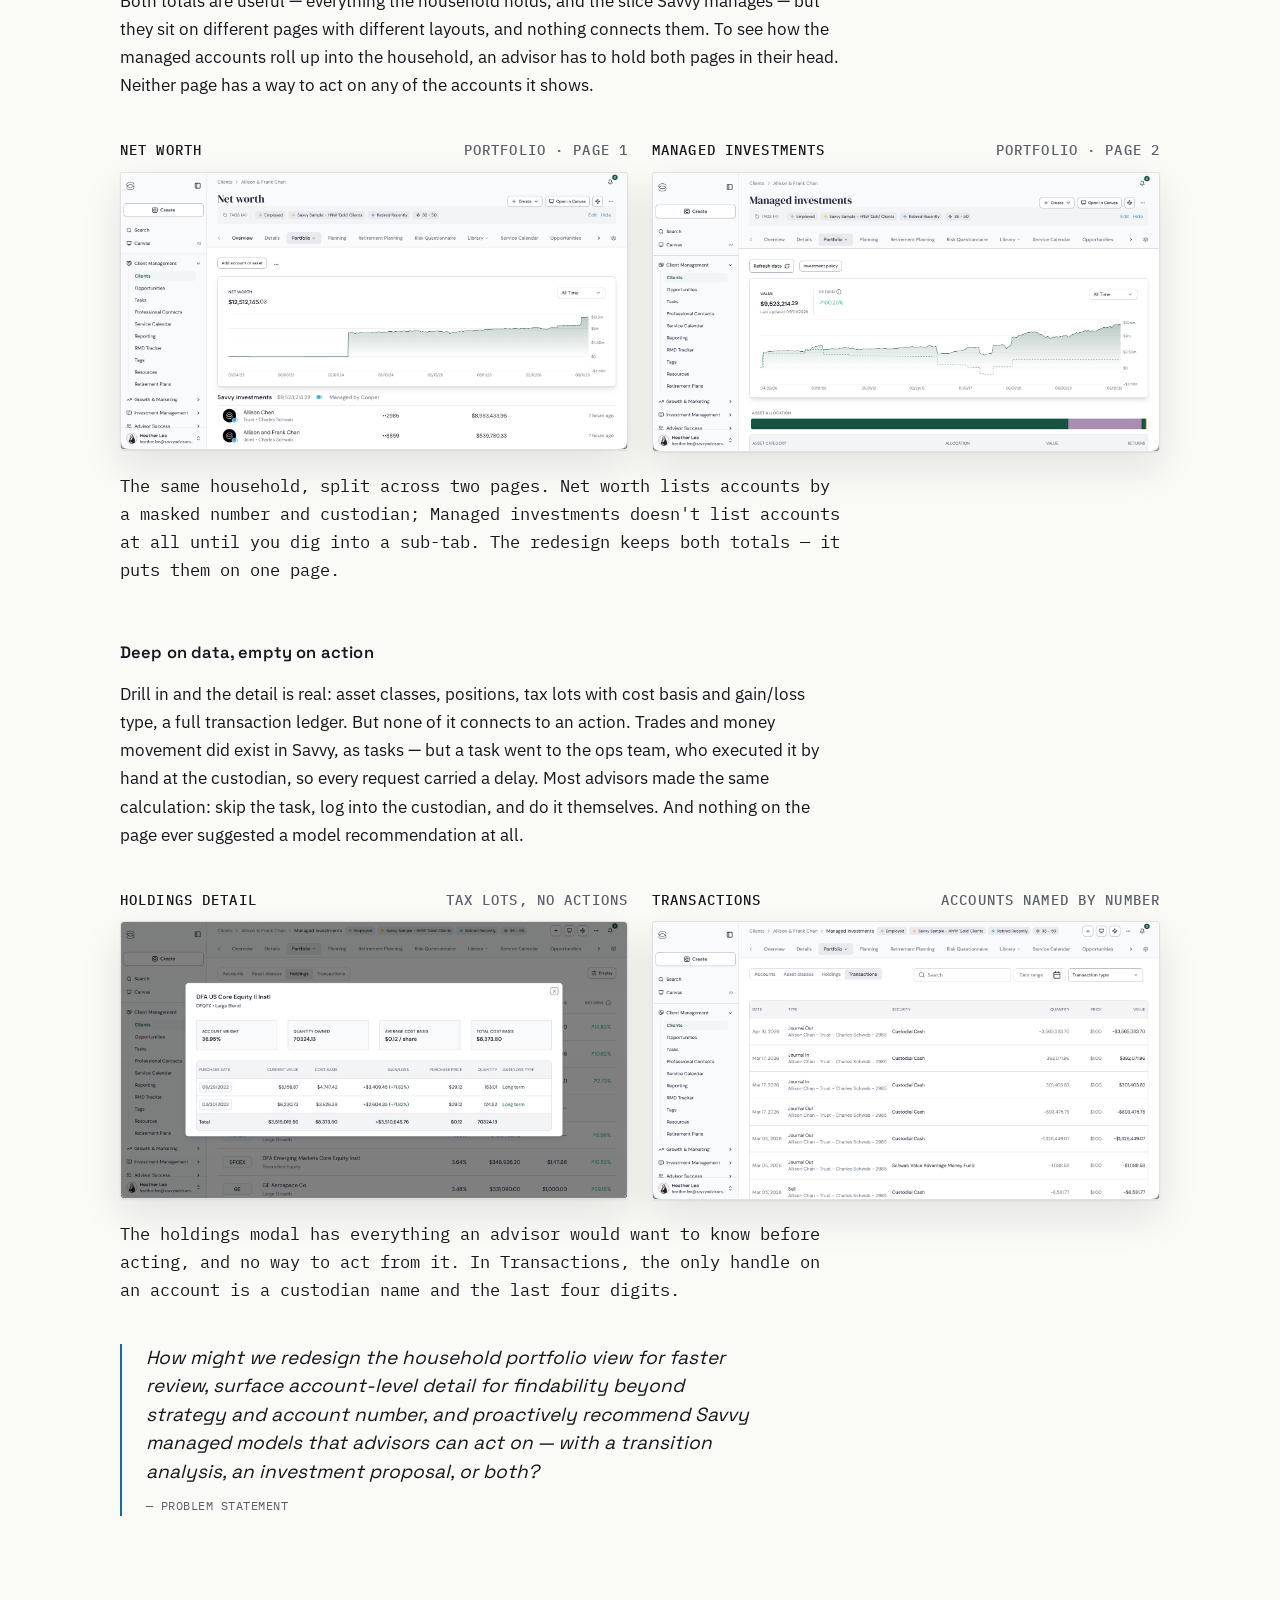
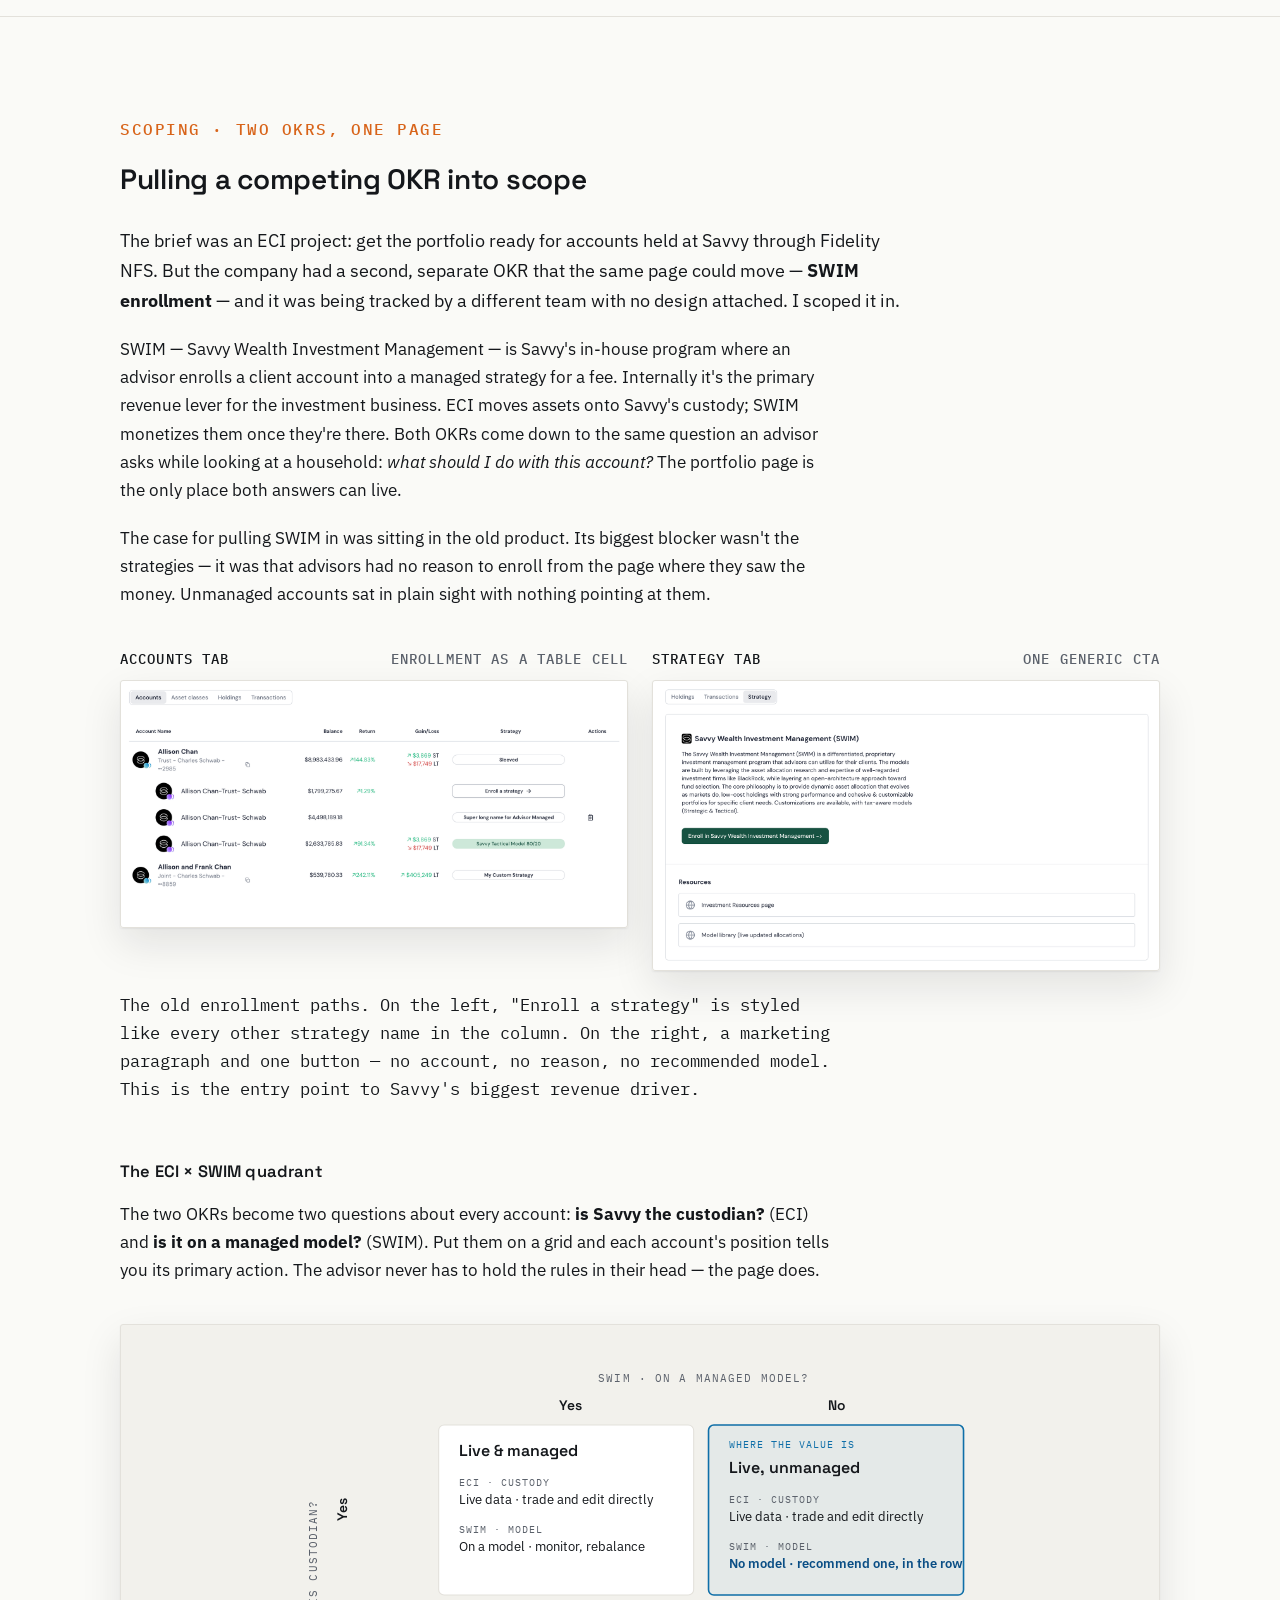
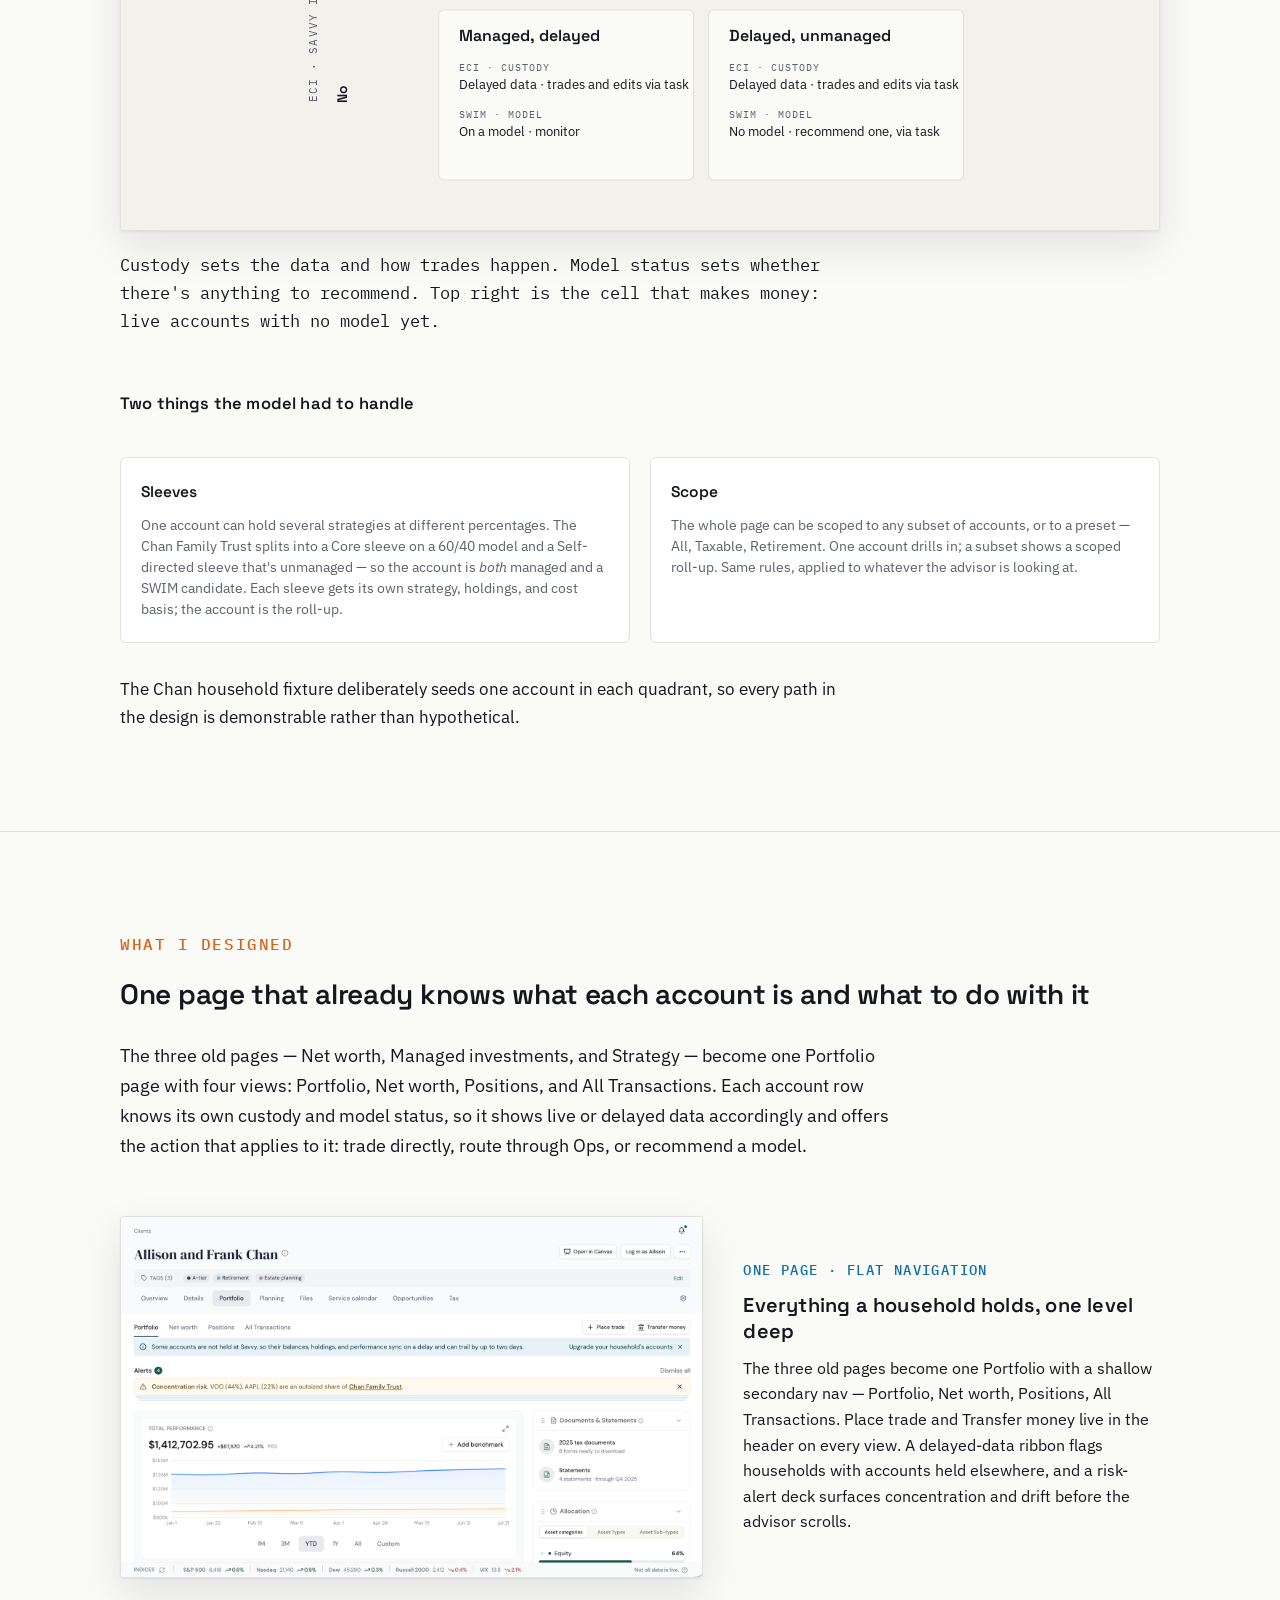
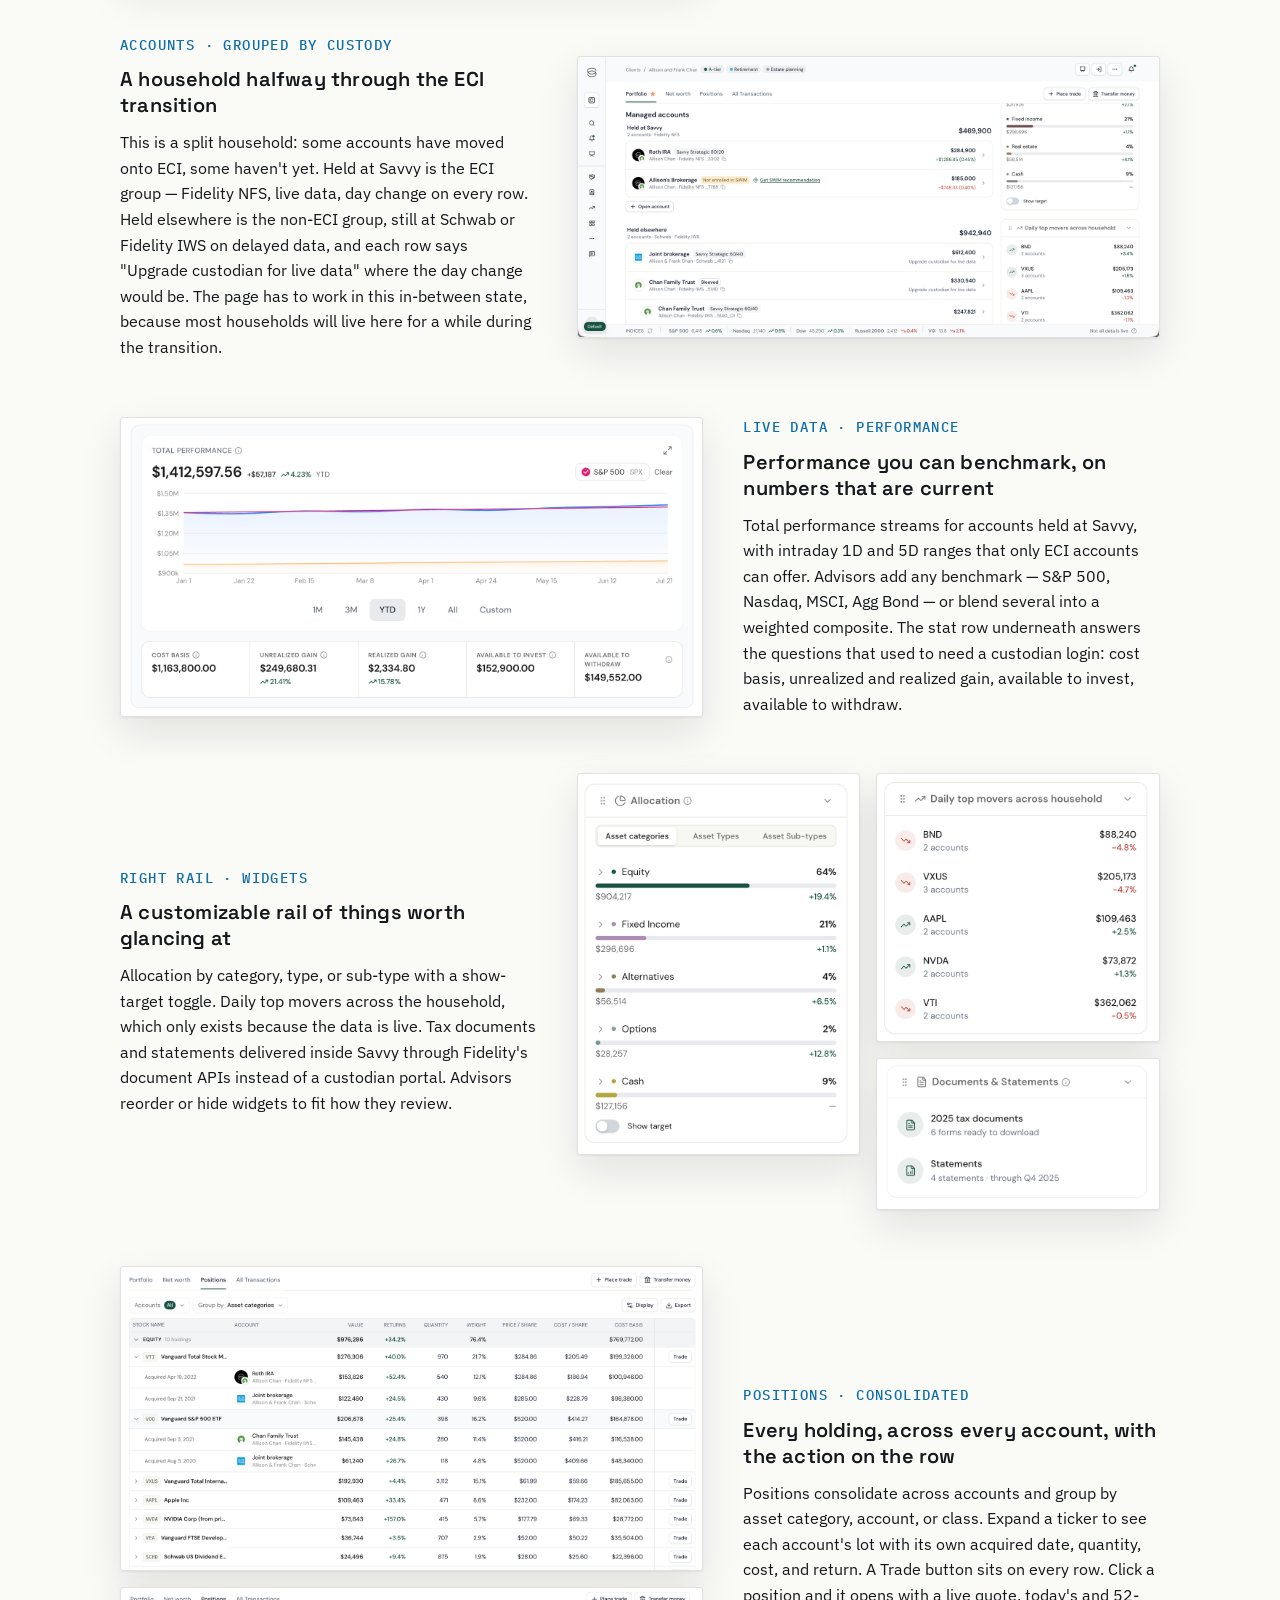
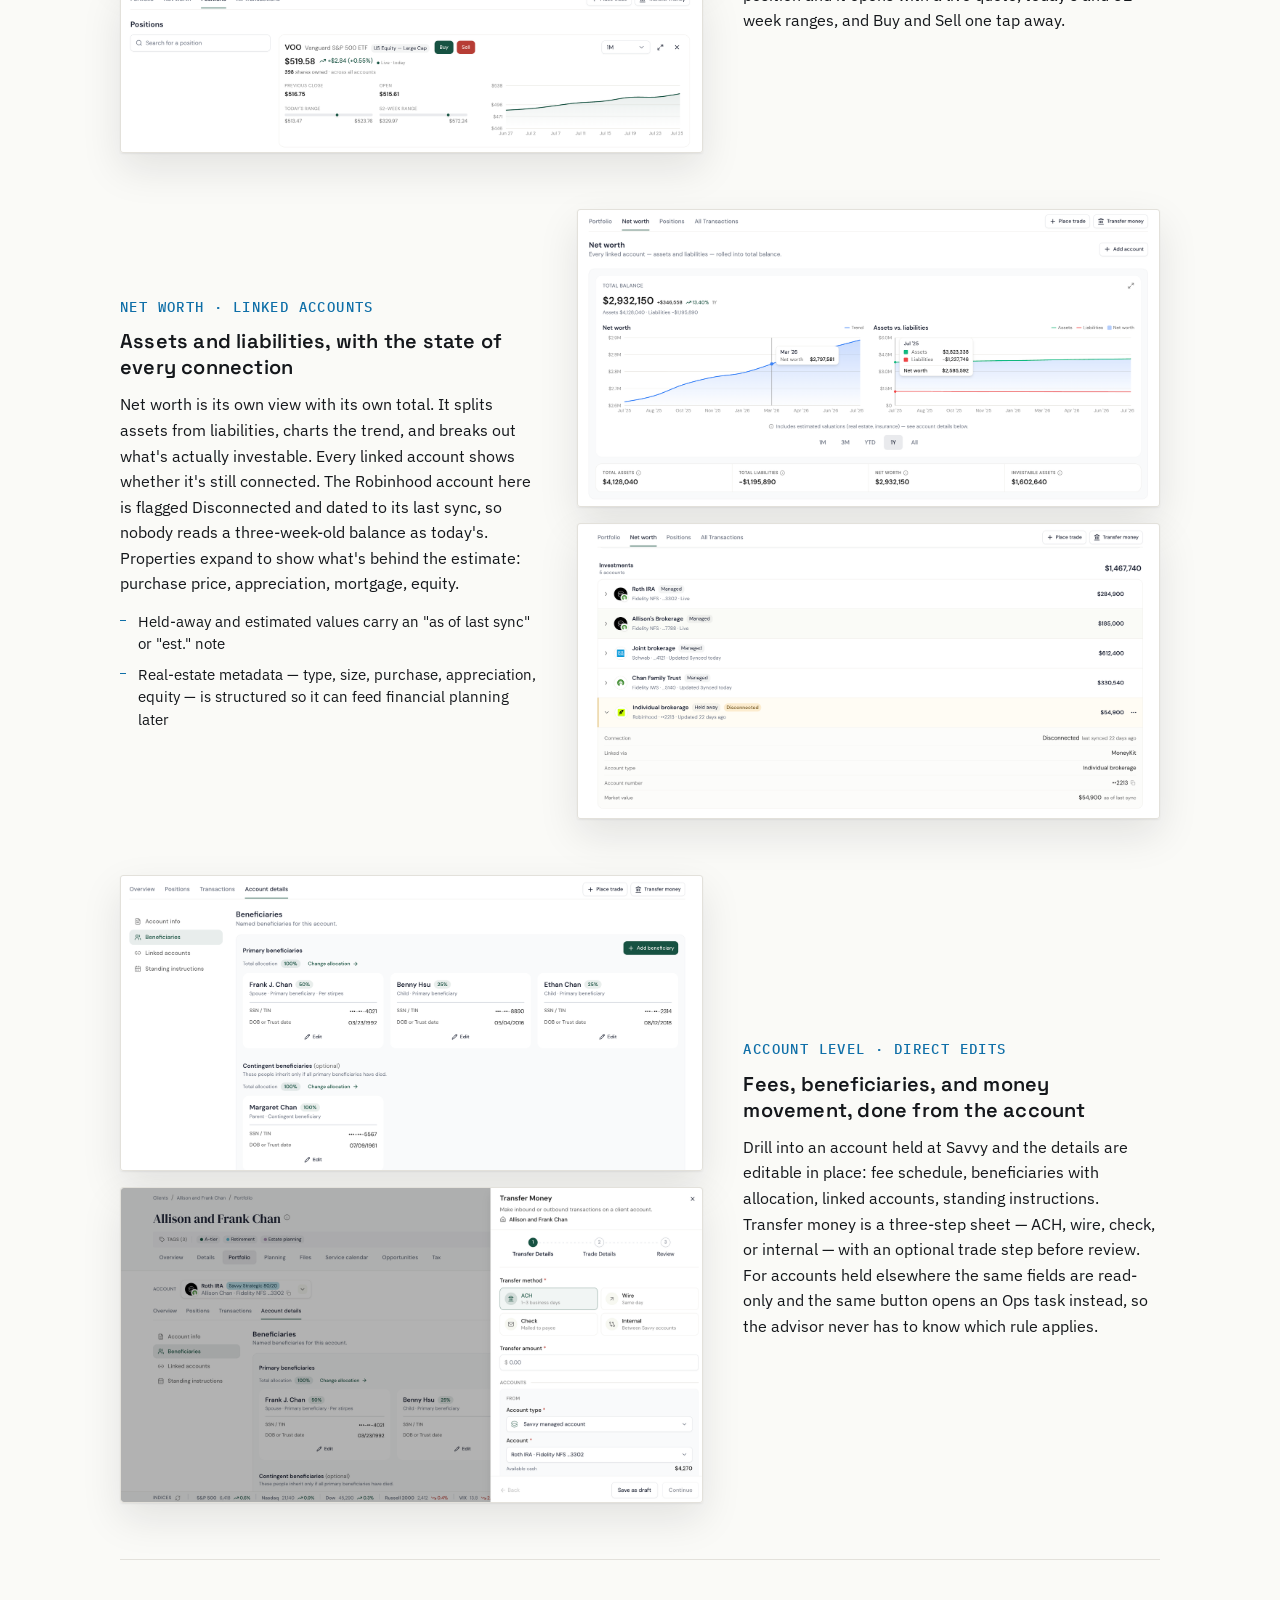
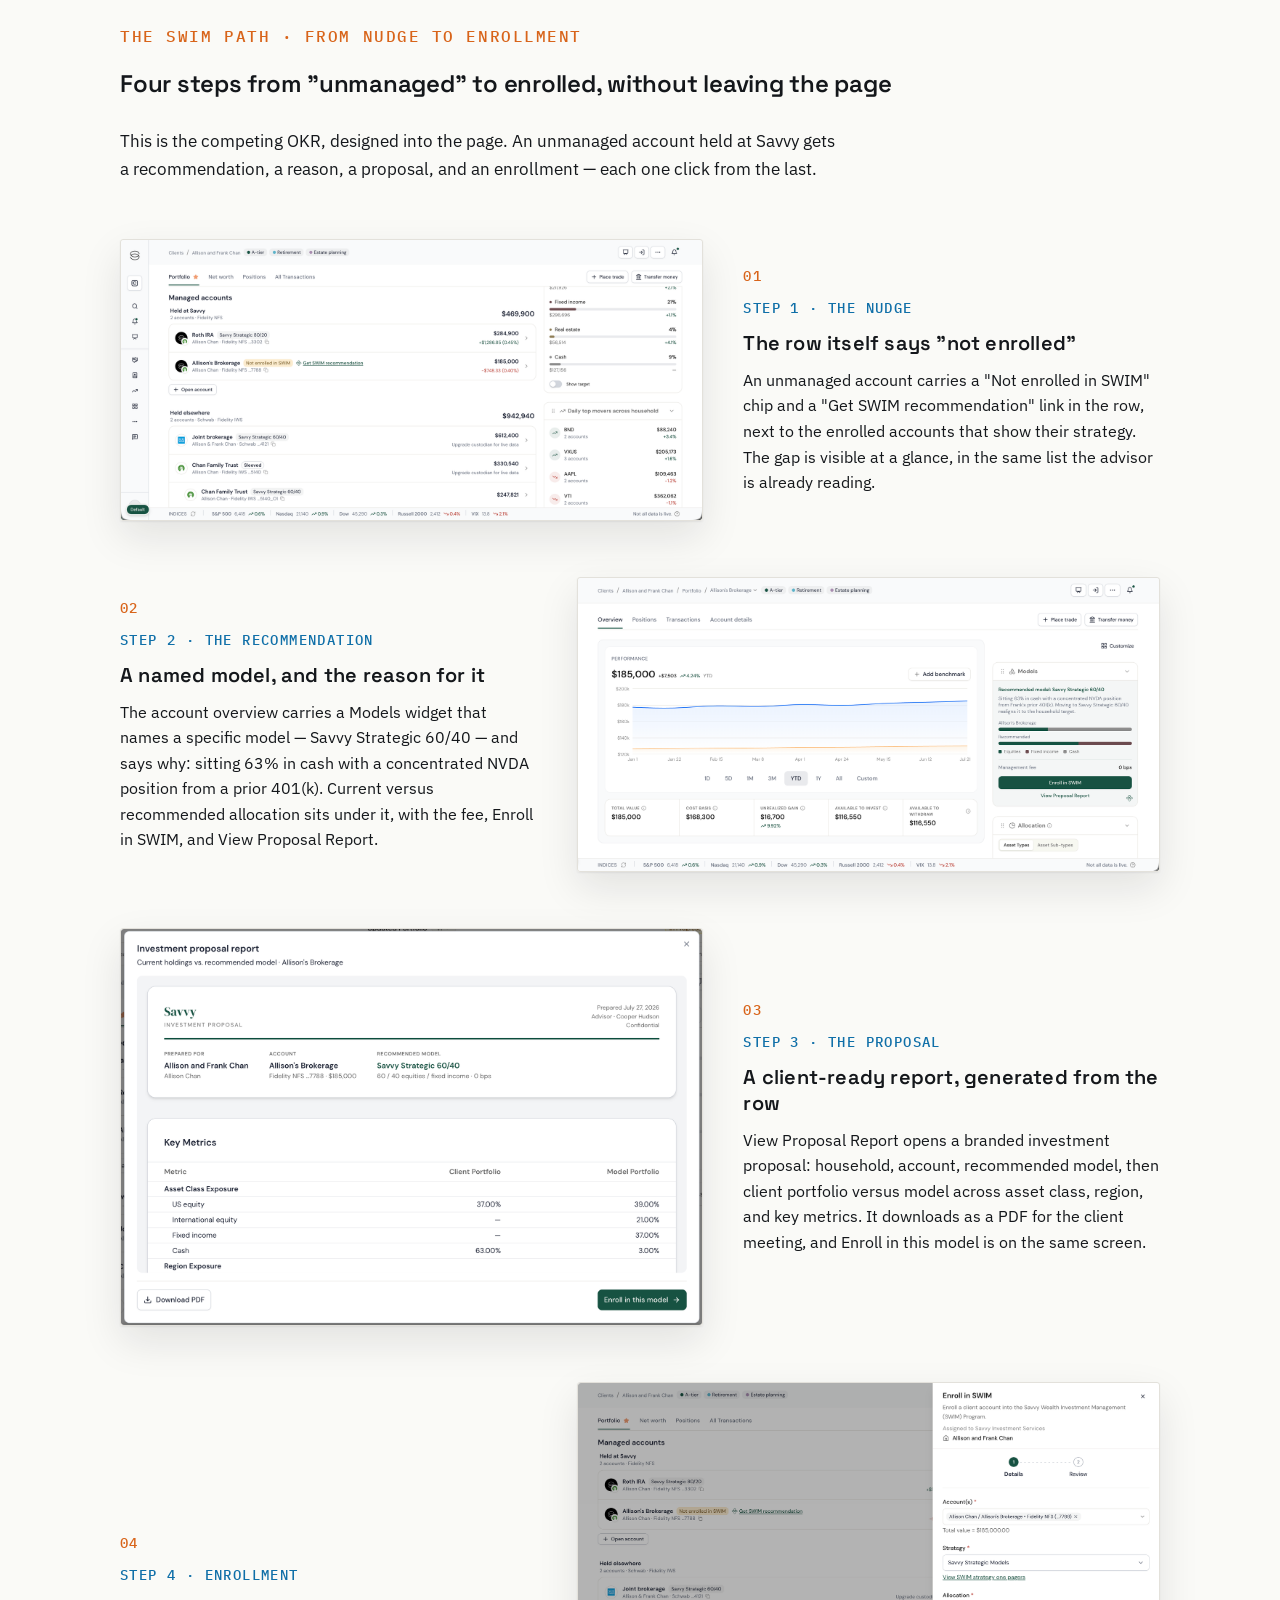
<file: portfolio.html>
<!DOCTYPE html>
<html lang="en">
<head>
<meta charset="UTF-8">
<meta name="viewport" content="width=device-width, initial-scale=1.0">
<title>Portfolio and Investment Management Reimagined — Tina Ju</title>
<meta name="description" content="Case study: rebuilding the advisor's portfolio and investment management experience as Savvy became an introducing broker-dealer clearing through Fidelity NFS — replacing delayed Orion data and custodian logins with one live, action-ready household view.">
<link rel="canonical" href="https://www.tina-ju.com/portfolio">
<meta property="og:title" content="Portfolio and Investment Management Reimagined — Tina Ju">
<meta property="og:description" content="Rebuilding the advisor's portfolio and investment management experience as Savvy became an introducing broker-dealer clearing through Fidelity NFS — replacing delayed Orion data and custodian logins with one live, action-ready household view.">
<meta property="og:url" content="https://www.tina-ju.com/portfolio">
<meta property="og:type" content="article">
<link rel="icon" type="image/svg+xml" href="favicon.svg">
<link rel="preconnect" href="https://fonts.googleapis.com">
<link rel="preconnect" href="https://fonts.gstatic.com" crossorigin>
<link href="https://fonts.googleapis.com/css2?family=Space+Grotesk:wght@400;500;600;700&family=IBM+Plex+Sans:wght@400;500;600&family=IBM+Plex+Mono:wght@400;500&display=swap" rel="stylesheet">
<link rel="stylesheet" href="styles.css">
<style>
  /* ============ CS HERO ============ */
  #cs-hero{ padding:150px 0 60px; border-top:none; }
  .cs-back{
    font-family:var(--font-mono); font-size:12px; letter-spacing:0.05em;
    text-transform:uppercase; color:var(--slate); display:inline-flex;
    align-items:center; gap:8px; margin-bottom:32px;
    border-bottom:1px solid transparent; transition:color .15s ease, border-color .15s ease;
  }
  .cs-back:hover{ color:var(--ink); border-color:var(--verified); }
  .eyebrow{
    font-family:var(--font-mono); font-size:12px; letter-spacing:0.12em;
    text-transform:uppercase; color:var(--verified);
    display:flex; align-items:center; gap:10px; margin-bottom:22px;
  }
  .eyebrow::before{ content:''; width:16px; height:1px; background:var(--verified); }
  #cs-hero h1{
    font-family:var(--font-display); font-weight:600;
    font-size:clamp(34px, 4.6vw, 56px); line-height:1.06; letter-spacing:-0.02em;
    max-width:22ch;
  }
  .cs-intro{
    font-size:18px; color:var(--slate); max-width:70ch; margin-top:24px; line-height:1.65;
  }

  /* ============ META GRID ============ */
  #cs-meta{ padding-top:0; padding-bottom:60px; }
  .meta-grid{
    display:grid; grid-template-columns:repeat(2, 1fr); gap:28px 32px;
    border-top:1px solid var(--line); padding-top:36px;
  }
  .meta-item .field-label{
    font-family:var(--font-mono); font-size:11px; letter-spacing:0.1em;
    color:var(--verified); margin-bottom:6px;
  }
  .meta-item .field-value{ font-size:15.5px; color:var(--ink); line-height:1.55; }

  /* ============ FIGURE / DIAGRAM FRAME ============ */
  .cs-figure{
    border-radius:3px; overflow:hidden; border:1px solid var(--line);
    box-shadow:0 1px 2px rgba(20,23,27,0.06), 0 16px 40px rgba(20,23,27,0.10);
  }
  .cs-figure img{ width:100%; height:auto; display:block; }
  .cs-caption{
    font-family:var(--font-mono); font-size:12.5px; color:var(--slate);
    margin-top:16px; line-height:1.55; max-width:70ch;
  }
  .diagram-frame{ background:var(--paper-dim); padding:40px; }

  /* ============ MACBOOK MOCKUP ============ */
  .mac-mockup-wrap{ background:var(--paper-dim); border-radius:14px; padding:48px 6% 40px; }
  .mac-mockup{ max-width:820px; margin:0 auto; }
  .mac-screen{ background:#1c1d1f; border-radius:14px 14px 4px 4px; padding:14px 14px 8px; position:relative; }
  .mac-camera{
    position:absolute; top:6px; left:50%; transform:translateX(-50%);
    width:5px; height:5px; border-radius:50%; background:#050505;
    box-shadow:0 0 0 1px rgba(255,255,255,0.05);
  }
  .mac-screen img, .mac-screen video{ width:100%; height:auto; display:block; border-radius:2px; }
  .mac-base{
    height:16px; margin:0 -14px; background:linear-gradient(180deg, #e4e3de 0%, #c7c6c0 100%);
    border-radius:0 0 8px 8px; position:relative;
  }
  .mac-base::before{
    content:''; position:absolute; top:-1px; left:50%; transform:translateX(-50%);
    width:90px; height:7px; background:var(--paper-dim); border-radius:0 0 10px 10px;
  }
  @media (max-width: 600px){ .mac-mockup-wrap{ padding:32px 4% 28px; } }

  /* ============ CS SECTION ============ */
  .cs-section h2{
    font-family:var(--font-display); font-weight:600; font-size:clamp(22px,2.6vw,28px);
    letter-spacing:-0.01em; margin-bottom:24px;
  }
  .cs-section h3{
    font-family:var(--font-display); font-weight:600; font-size:15px;
    letter-spacing:0.01em; margin-bottom:4px; color:var(--ink);
  }
  .cs-section p{ font-size:16.5px; color:var(--ink); line-height:1.7; max-width:72ch; }
  .cs-section p + p{ margin-top:18px; }
  .cs-section p.lede{ font-size:17.5px; }
  .cs-list{ display:flex; flex-direction:column; gap:14px; max-width:72ch; margin-top:20px; }
  .cs-list li{ font-size:16.5px; line-height:1.65; color:var(--ink); padding-left:24px; position:relative; }
  .cs-list li::before{
    content:''; position:absolute; left:0; top:10px; width:8px; height:1px; background:var(--verified);
  }
  .cs-block-sub{
    font-family:var(--font-mono); font-size:11px; letter-spacing:0.1em;
    text-transform:uppercase; color:var(--flag); margin-bottom:14px;
  }

  /* ============ PULL QUOTE ============ */
  .cs-quote{ border-left:2px solid var(--verified); padding-left:24px; margin-top:28px; max-width:64ch; }
  .cs-quote p{
    font-family:var(--font-display); font-size:19px; font-style:italic;
    line-height:1.5; color:var(--ink); max-width:none;
  }
  .cs-quote cite{
    display:block; font-family:var(--font-mono); font-style:normal; font-size:12px;
    letter-spacing:0.04em; text-transform:uppercase; color:var(--slate); margin-top:10px;
  }

  /* ============ DIAGRAM: ARCHITECTURE BEFORE / AFTER ============ */
  .arch-grid{ display:grid; grid-template-columns:1fr auto 1fr; gap:28px; align-items:stretch; }
  .arch-card{
    background:#fff; border:1px solid var(--line); border-radius:6px; padding:26px 24px;
    display:flex; flex-direction:column; gap:12px;
  }
  .arch-card .card-label{
    font-family:var(--font-mono); font-size:11px; letter-spacing:0.08em; text-transform:uppercase; margin-bottom:4px;
  }
  .arch-card.old .card-label{ color:var(--slate); }
  .arch-card.new .card-label{ color:var(--verified); }
  .arch-svg{ width:100%; height:auto; display:block; overflow:visible; }
  .arch-svg .box{ fill:var(--paper); stroke:var(--line); }
  .arch-svg .box.savvy{ fill:rgba(15,111,168,0.06); stroke:var(--verified); }
  .arch-svg .box.feed{ fill:rgba(176,73,46,0.04); stroke:#B0492E; stroke-dasharray:4 3; }
  .arch-svg .box.muted{ stroke-dasharray:4 3; opacity:.65; }
  .arch-svg .t{ font-family:var(--font-body, 'IBM Plex Sans', sans-serif); font-size:13px; fill:var(--ink); }
  .arch-svg .r{ font-family:var(--font-mono); font-size:10px; fill:var(--slate); }
  .arch-svg .r.blue{ fill:var(--verified-deep); }
  .arch-svg .r.red{ fill:#B0492E; }
  .arch-svg .lbl{ font-family:var(--font-mono); font-size:9.5px; letter-spacing:0.04em; fill:var(--slate); }
  .arch-svg .lbl.red{ fill:#B0492E; }
  .arch-svg .lbl.blue{ fill:var(--verified); }
  .arch-svg .ln{ stroke:var(--slate); stroke-width:1.2; fill:none; }
  .arch-svg .ln.red{ stroke:#B0492E; }
  .arch-svg .ln.blue{ stroke:var(--verified); stroke-width:1.5; }
  .arch-svg .ln.dash{ stroke-dasharray:3 3; }
  .arch-svg .ln.off{ stroke:var(--line); stroke-dasharray:2 3; }
  .arch-svg .x{ stroke:#B0492E; stroke-width:1.4; }
  .arch-note{ font-family:var(--font-mono); font-size:12px; color:var(--slate); line-height:1.5; margin-top:8px; }
  .arch-note.warn{ color:#B0492E; }
  .arch-note.live{ color:var(--verified); }
  .arch-arrow{ display:flex; align-items:center; color:var(--line); }
  .arch-arrow svg{ width:26px; height:26px; }
  @media (max-width: 700px){
    .arch-grid{ grid-template-columns:1fr; }
    .arch-arrow{ transform:rotate(90deg); justify-content:center; }
  }

  /* ============ CAPABILITY GRID ============ */
  .cap-grid{ display:grid; grid-template-columns:repeat(2, 1fr); gap:20px; margin-top:32px; }
  .cap-card{ background:#fff; border:1px solid var(--line); border-radius:6px; padding:22px 20px; }
  .cap-card.focus{ border-color:var(--verified); box-shadow:0 0 0 3px var(--verified-10); }
  .cap-num{ font-family:var(--font-mono); font-size:11px; color:var(--verified); letter-spacing:0.08em; margin-bottom:10px; }
  .cap-card h4{ font-family:var(--font-display); font-weight:600; font-size:15.5px; margin-bottom:10px; color:var(--ink); }
  .cap-card p{ font-size:13.5px; line-height:1.55; color:var(--slate); max-width:none; }
  .cap-card .cap-pill{
    display:inline-block; margin-top:12px; font-family:var(--font-mono); font-size:11px;
    letter-spacing:0.06em; text-transform:uppercase; color:var(--verified-deep);
    background:var(--verified-10); border-radius:3px; padding:3px 8px;
  }
  @media (max-width: 700px){ .cap-grid{ grid-template-columns:1fr; } }

  /* ============ DAY-TO-DAY TABLE ============ */
  .task-table{ display:flex; flex-direction:column; margin-top:28px; border-top:1px solid var(--line); max-width:72ch; }
  .task-table{ max-width:none; }
  .task-row{
    display:grid; grid-template-columns:0.85fr 1.1fr 1.3fr; gap:28px; padding:16px 0; border-bottom:1px solid var(--line);
    font-size:14.5px; line-height:1.55;
  }
  .task-row .task-name{ color:var(--ink); font-weight:500; }
  .task-row .task-before{ color:var(--slate); }
  .task-row .task-after{ color:var(--ink); }
  .task-row.head{ font-family:var(--font-mono); font-size:11px; letter-spacing:0.08em; text-transform:uppercase; padding:10px 0; }
  .task-row.head span{ color:var(--slate); font-weight:400; }
  .task-row.head .task-after{ color:var(--verified); }
  @media (max-width: 720px){
    .task-row{ grid-template-columns:1fr; gap:6px; }
    .task-row.head{ display:none; }
    .task-row .task-before::before{ content:'Before · '; font-family:var(--font-mono); font-size:11px; letter-spacing:0.06em; text-transform:uppercase; }
    .task-row .task-after::before{ content:'After · '; font-family:var(--font-mono); font-size:11px; letter-spacing:0.06em; text-transform:uppercase; color:var(--verified); }
  }

  /* ============ PROBLEM SECTION ============ */
  .cap-grid.three{ grid-template-columns:repeat(3, 1fr); }
  @media (max-width: 860px){ .cap-grid.three{ grid-template-columns:1fr; } }
  .cap-card .cap-num.warn{ color:#B0492E; }
  .shot-grid{ display:grid; grid-template-columns:1fr 1fr; gap:24px; margin-top:32px; }
  .shot-grid figure{ margin:0; }
  .shot-grid .shot-label{
    font-family:var(--font-mono); font-size:11px; letter-spacing:0.08em; text-transform:uppercase;
    color:var(--slate); margin-bottom:10px; display:flex; justify-content:space-between; gap:12px;
  }
  .shot-grid .shot-label strong{ color:var(--ink); font-weight:500; }
  @media (max-width: 700px){ .shot-grid{ grid-template-columns:1fr; } }

  /* ============ QUADRANT ============ */
  .quad-svg{ width:100%; max-width:680px; height:auto; display:block; margin:0 auto; overflow:visible; }
  .quad-svg .cell{ fill:#fff; stroke:var(--line); }
  .quad-svg .cell.hot{ fill:rgba(15,111,168,0.06); stroke:var(--verified); stroke-width:1.5; }
  .quad-svg .cell.dim{ fill:var(--paper); }
  .quad-svg .ax{ font-family:var(--font-mono); font-size:10.5px; letter-spacing:0.1em; fill:var(--slate); }
  .quad-svg .yn{ font-family:var(--font-display); font-weight:600; font-size:13px; fill:var(--ink); }
  .quad-svg .ct{ font-family:var(--font-display); font-weight:600; font-size:15px; fill:var(--ink); }
  .quad-svg .act{ font-family:var(--font-body); font-weight:600; font-size:12.5px; fill:var(--ink); }
  .quad-svg .act.blue{ fill:var(--verified-deep); }
  .quad-svg .sub{ font-family:var(--font-body); font-size:12px; fill:var(--ink); }
  .quad-svg .sub.blue{ fill:var(--verified-deep); font-weight:600; }
  .quad-svg .lab{ font-family:var(--font-mono); font-size:9px; letter-spacing:0.1em; fill:var(--slate); }
  .quad-svg .tag{ font-family:var(--font-mono); font-size:9.5px; letter-spacing:0.1em; fill:var(--verified); }
  .tier-sub{ font-weight:400; color:var(--slate); font-size:13px; }

  /* ============ FEATURE ROWS ============ */
  .feat{ display:grid; grid-template-columns:7fr 5fr; gap:40px; align-items:center; margin-top:56px; }
  .feat.flip{ grid-template-columns:5fr 7fr; }
  .feat.flip .feat-media{ order:2; }
  .feat.flip .feat-copy{ order:1; }
  .feat-copy .feat-kicker{
    font-family:var(--font-mono); font-size:11px; letter-spacing:0.1em; text-transform:uppercase;
    color:var(--verified); margin-bottom:10px;
  }
  .feat-copy h3{ font-size:20px; line-height:1.3; margin-bottom:12px; }
  .feat-copy p{ font-size:15.5px; line-height:1.65; max-width:none; }
  .feat-copy .cs-list{ margin-top:14px; gap:8px; }
  .feat-copy .cs-list li{ font-size:14.5px; line-height:1.55; padding-left:18px; }
  .feat-copy .cs-list li::before{ top:9px; width:6px; }
  .feat-media .cs-figure img{ width:100%; display:block; }
  .feat-trio{ display:grid; grid-template-columns:1fr 1fr; grid-template-rows:auto auto; gap:16px; align-items:start; }
  .feat-trio > :first-child{ grid-row:1 / 3; }
  .feat-stack{ display:grid; gap:16px; }
  .feat-step{
    font-family:var(--font-mono); font-size:11px; letter-spacing:0.1em; color:var(--flag);
    margin-bottom:10px;
  }
  .feat-divider{ border:0; border-top:1px solid var(--line); margin:56px 0 0; }
  @media (max-width: 860px){
    .feat, .feat.flip{ grid-template-columns:1fr; gap:20px; margin-top:44px; }
    .feat.flip .feat-media{ order:1; }
    .feat.flip .feat-copy{ order:2; }
    .feat-trio{ grid-template-columns:1fr; grid-template-rows:auto; }
    .feat-trio > :first-child{ grid-row:auto; }
  }

  /* ============ OUTCOME ============ */
  .timeline{ display:grid; grid-template-columns:1fr 1fr; gap:20px; margin-top:32px; max-width:72ch; }
  .tl-item{ border-top:2px solid var(--verified); padding-top:14px; }
  .tl-date{ font-family:var(--font-mono); font-size:12px; letter-spacing:0.08em; text-transform:uppercase; color:var(--verified); font-weight:500; margin-bottom:6px; }
  .tl-item h4{ font-family:var(--font-display); font-weight:600; font-size:15.5px; margin-bottom:4px; color:var(--ink); }
  .tl-item p{ font-size:14.5px; color:var(--slate); line-height:1.55; }
  .stat-table{ display:flex; flex-direction:column; margin-top:36px; max-width:72ch; border-top:1px solid var(--line); }
  .stat-row{ display:flex; justify-content:space-between; align-items:baseline; gap:24px; padding:24px 0; border-bottom:1px solid var(--line); }
  .stat-label{ font-size:15.5px; color:var(--ink); max-width:40ch; line-height:1.5; }
  .stat-value{ font-family:var(--font-display); font-weight:600; font-size:30px; color:var(--verified-deep); white-space:nowrap; flex-shrink:0; }
  .stat-of{ font-family:var(--font-mono); font-weight:400; font-size:12px; color:var(--slate); margin-left:10px; white-space:normal; }
  .stat-row.next .stat-value{ color:var(--slate); }
  @media (max-width: 600px){
    .timeline{ grid-template-columns:1fr; }
    .stat-row{ flex-direction:column; align-items:flex-start; gap:8px; }
  }

  /* ============ PLACEHOLDER (in-progress sections) ============ */
  .wip{
    border:1px dashed var(--line); border-radius:6px; padding:22px 24px; margin-top:24px;
    font-family:var(--font-mono); font-size:13px; color:var(--slate); line-height:1.6; max-width:72ch;
  }
  .wip strong{ color:var(--flag); font-weight:500; }

  /* ============ CTA ============ */
  #cs-cta{ border-bottom:none; padding-bottom:80px; }
  .cs-cta-grid{ display:flex; justify-content:space-between; align-items:flex-end; flex-wrap:wrap; gap:32px; }
  #cs-cta h2{
    font-family:var(--font-display); font-weight:600;
    font-size:clamp(28px,3.6vw,40px); letter-spacing:-0.01em; max-width:14ch;
  }
  .cs-cta-actions{ display:flex; gap:28px; align-items:center; flex-wrap:wrap; }

  /* ============ RESPONSIVE ============ */
  @media (max-width: 860px){
    #cs-hero{ padding:130px 0 50px; }
    .cs-cta-grid{ flex-direction:column; align-items:flex-start; }
  }
  @media (max-width: 520px){
    .meta-grid{ grid-template-columns:1fr; }
    .diagram-frame{ padding:24px 18px; }
  }
</style>
</head>
<body>
<!-- Password gate disabled for now — re-enable by uncommenting: -->
<!-- <script src="lock.js"></script> -->

<header>
  <nav>
    <a href="/" class="nav-name">TINA JU</a>
    <div class="nav-links">
      <a href="/work">Work</a>
      <a href="/about">About</a>
      <a href="/contact">Contact</a>
    </div>
  </nav>
  <div class="cal-track" id="calTrack">
    <div class="cal-fill" id="calFill"></div>
  </div>
</header>

<main>

  <!-- ============ HERO ============ -->
  <section id="cs-hero">
    <div class="wrap">
      <a href="/work" class="cs-back">← Back to work</a>
      <div class="eyebrow">CASE STUDY · ECI · PORTFOLIO &amp; TRADING</div>
      <h1>Portfolio and Investment Management Reimagined</h1>
      <p class="cs-intro">
        I redesigned the portfolio and investment management experience so an advisor can see and
        act on a household's holdings, trades, and money movement in one place, on live data,
        without leaving the platform.
      </p>
    </div>
  </section>

  <!-- ============ META ============ -->
  <section id="cs-meta">
    <div class="wrap">
      <div class="meta-grid">
        <div class="meta-item">
          <div class="field-label">PROJECT</div>
          <div class="field-value">The advisor-facing portfolio and investment management surface for ECI — Savvy's transition from a workflow layer on top of other custodians to a FINRA-registered introducing broker-dealer clearing through Fidelity NFS</div>
        </div>
        <div class="meta-item">
          <div class="field-label">ROLE</div>
          <div class="field-value">Product Design lead — research synthesis, information architecture, interaction design, production-accurate prototyping in Savvy Kit</div>
        </div>
        <div class="meta-item">
          <div class="field-label">TOOLS</div>
          <div class="field-value">Claude Code, Savvy Kit (design system), Figma, Linear, Notion</div>
        </div>
        <div class="meta-item">
          <div class="field-label">GOAL</div>
          <div class="field-value">Tighten up every loose end an advisor used to handle at the custodian, so that nothing they need to do for a client's investments depends on a custodian login</div>
        </div>
      </div>
    </div>
  </section>

  <!-- ============ CONTEXT: WHY ECI ============ -->
  <section class="cs-section">
    <div class="wrap">
      <div class="cs-block-sub">Context · Why this project existed</div>
      <h2>Savvy was becoming the brokerage, not just the software around one</h2>

      <p class="lede">
        For its first few years, Savvy was a workflow layer wrapped around someone else's brokerage.
        CRM, household management, planning, and an AI workbench all sat on top of Schwab or Fidelity,
        while custody, order flow, and the client experience lived at the custodian. Advisors treated
        Savvy as a tab they opened between custodian sessions.
      </p>

      <p>
        Advisors on Savvy could see a household's investments, but only as a two-day-old snapshot
        fed through Orion. The moment they needed to place a trade or move money, they left for
        Wealthscape or Schwab. As Savvy took on its own brokerage relationship with Fidelity, that
        habit had to end.
      </p>

      <p>
        ECI — Enhanced Custodian Integration — was the company's move to change that. Two initiatives
        ran together: a regulatory one, becoming a FINRA-registered introducing broker-dealer with
        Fidelity NFS as the clearing custodian, and a technical one, integrating Fidelity's APIs
        directly into the Savvy platform so core brokerage functions could run natively. The business
        case was margin and vertical integration — own the economics and the experience instead of
        renting both.
      </p>

      <figure class="cs-figure diagram-frame">
        <div class="arch-grid">
          <div class="arch-card old">
            <div class="card-label">Before ECI</div>
            <svg class="arch-svg" viewBox="0 0 400 276" role="img" aria-label="Before ECI: the advisor logs into Savvy and, separately, into the custodian portal. Orion copies custodian data into Savvy about two days late.">
              <defs>
                <marker id="ah-g" viewBox="0 0 8 8" refX="7" refY="4" markerWidth="7" markerHeight="7" orient="auto-start-reverse"><path d="M0 0.5 L7.5 4 L0 7.5 Z" fill="#5B616B"/></marker>
                <marker id="ah-r" viewBox="0 0 8 8" refX="7" refY="4" markerWidth="7" markerHeight="7" orient="auto-start-reverse"><path d="M0 0.5 L7.5 4 L0 7.5 Z" fill="#B0492E"/></marker>
              </defs>
              <rect class="box" x="0.5" y="0.5" width="399" height="40" rx="4"/>
              <text class="t" x="14" y="25">Advisor + Client</text>

              <line class="ln" x1="85" y1="41" x2="85" y2="74" marker-end="url(#ah-g)"/>
              <text class="lbl" x="93" y="61">login 1</text>
              <line class="ln" x1="315" y1="41" x2="315" y2="74" marker-end="url(#ah-g)"/>
              <text class="lbl" x="323" y="61">login 2</text>

              <rect class="box savvy" x="0.5" y="78.5" width="170" height="64" rx="4"/>
              <text class="t" x="14" y="101">Savvy</text>
              <text class="r blue" x="14" y="119">CRM · planning ·</text>
              <text class="r blue" x="14" y="132">read-only portfolio</text>

              <rect class="box" x="222.5" y="78.5" width="177" height="64" rx="4"/>
              <text class="t" x="236" y="99">Wealthscape /</text>
              <text class="t" x="236" y="115">Schwab Advisor Center</text>
              <text class="r" x="236" y="133">trades · cashiering · forms</text>

              <line class="ln" x1="315" y1="143" x2="315" y2="204" marker-end="url(#ah-g)"/>
              <text class="lbl" x="323" y="177">act</text>

              <rect class="box" x="222.5" y="208.5" width="177" height="64" rx="4"/>
              <text class="t" x="236" y="231">Custodian</text>
              <text class="r" x="236" y="249">Fidelity IWS / Schwab</text>
              <text class="r" x="236" y="262">custody · execution</text>

              <rect class="box feed" x="0.5" y="208.5" width="170" height="64" rx="4"/>
              <text class="t" x="14" y="231">Orion</text>
              <text class="r red" x="14" y="249">holdings · performance</text>
              <text class="r red" x="14" y="262">snapshot</text>

              <line class="ln red" x1="222" y1="240" x2="176" y2="240" marker-end="url(#ah-r)"/>
              <text class="lbl red" x="197" y="230" text-anchor="middle">copy</text>

              <line class="ln red" x1="85" y1="208" x2="85" y2="147" marker-end="url(#ah-r)"/>
              <text class="lbl red" x="93" y="172">~2 days</text>
              <text class="lbl red" x="93" y="184">late</text>
            </svg>
            <p class="arch-note warn">Two logins, two tabs. Everything that touches money happens on the right. Savvy only ever sees a stale copy of it.</p>
          </div>
          <div class="arch-arrow">
            <svg viewBox="0 0 24 24" fill="none" stroke="currentColor" stroke-width="2" stroke-linecap="round" stroke-linejoin="round"><path d="M5 12h14M13 6l6 6-6 6"/></svg>
          </div>
          <div class="arch-card new">
            <div class="card-label">After ECI</div>
            <svg class="arch-svg" viewBox="0 0 400 276" role="img" aria-label="After ECI: the advisor and client use only Savvy, which talks to Fidelity NFS over a live API. Wealthscape remains as an ops-only backstop that advisors cannot access.">
              <defs>
                <marker id="ah-g2" viewBox="0 0 8 8" refX="7" refY="4" markerWidth="7" markerHeight="7" orient="auto-start-reverse"><path d="M0 0.5 L7.5 4 L0 7.5 Z" fill="#5B616B"/></marker>
                <marker id="ah-b" viewBox="0 0 8 8" refX="7" refY="4" markerWidth="7" markerHeight="7" orient="auto-start-reverse"><path d="M0 0.5 L7.5 4 L0 7.5 Z" fill="#0F6FA8"/></marker>
              </defs>
              <rect class="box" x="0.5" y="0.5" width="399" height="40" rx="4"/>
              <text class="t" x="14" y="25">Advisor + Client</text>

              <line class="ln blue" x1="125" y1="41" x2="125" y2="74" marker-end="url(#ah-b)"/>
              <text class="lbl blue" x="133" y="61">one login</text>

              <line class="ln off" x1="340" y1="41" x2="340" y2="74"/>
              <line class="x" x1="335" y1="52" x2="345" y2="62"/><line class="x" x1="345" y1="52" x2="335" y2="62"/>
              <text class="lbl red" x="350" y="61">no access</text>

              <rect class="box savvy" x="0.5" y="78.5" width="250" height="64" rx="4"/>
              <text class="t" x="14" y="101">Savvy</text>
              <text class="r blue" x="14" y="119">view · trade · move money ·</text>
              <text class="r blue" x="14" y="132">service accounts</text>

              <rect class="box muted" x="280.5" y="78.5" width="119" height="64" rx="4"/>
              <text class="t" x="294" y="101">Wealthscape</text>
              <text class="r" x="294" y="119">ops backstop</text>
              <text class="r" x="294" y="132">only</text>

              <line class="ln blue" x1="125" y1="147" x2="125" y2="204" marker-start="url(#ah-b)" marker-end="url(#ah-b)"/>
              <text class="lbl blue" x="133" y="170">live API</text>
              <text class="lbl blue" x="133" y="182">data up · actions down</text>

              <line class="ln dash" x1="340" y1="143" x2="340" y2="204" marker-end="url(#ah-g2)"/>
              <text class="lbl" x="348" y="177">ops only</text>

              <rect class="box" x="0.5" y="208.5" width="399" height="64" rx="4"/>
              <text class="t" x="14" y="231">Fidelity NFS</text>
              <text class="r" x="14" y="249">clearing · custody</text>
              <text class="r" x="14" y="262">Savvy as the FINRA-registered introducing broker-dealer</text>
            </svg>
            <p class="arch-note live">One login. Live data flows up, actions flow down. Advisors and clients never see Wealthscape.</p>
          </div>
        </div>
      </figure>
      <p class="cs-caption">Before ECI, Savvy and the custodian portal sat in two separate tabs of a typical advisor's workflow, with the Savvy dashboard receiving delayed data through its Orion integration. ECI changed the architecture. For any account onboarded onto the new custodian platform, Fidelity NFS, Savvy receives live data directly from Fidelity's APIs — so when an advisor looks at a household's portfolio, they see live data and have custodian-level capabilities to act on it.</p>

      <h3>Before and after ECI</h3>
      <p>
        The honest picture was that Savvy didn't own the surfaces where the work happened. All we had
        on the investment side was delayed holdings and performance data fed through an Orion
        integration — a snapshot, roughly two days stale. We lacked automation and immediate execution
        of money movement tasks and clearing trades. For anything that touched the money itself,
        advisors had a habit of logging directly into the custodian to avoid any delays.
      </p>

      <div class="task-table">
        <div class="task-row head"><span class="task-name">Task</span><span class="task-before">Before ECI</span><span class="task-after">After ECI</span></div>
        <div class="task-row"><span class="task-name">Trading</span><span class="task-before">Advisors traded in Schwab or Wealthscape</span><span class="task-after">Savvy trading UI on Fidelity's Order Entry API. Orion stays as the rebalance engine for now</span></div>
        <div class="task-row"><span class="task-name">Money movement and cashiering</span><span class="task-before">All at the custodian</span><span class="task-after">Full Money Movement API surface in Savvy. Savvy-as-agent for client-initiated requests, with firm-audience parity required</span></div>
        <div class="task-row"><span class="task-name">Funding and transfers</span><span class="task-before">All money-in flows lived at the custodian</span><span class="task-after">TOA APIs in Savvy — Determine Transferability, Custodian Lookup, Asset Transfer Processing</span></div>
        <div class="task-row"><span class="task-name">Account opening</span><span class="task-before">Savvy captured intake, then handed off. The CSA team submitted client-e-signed forms to Fidelity through Wealthscape and waited days on opaque timelines</span><span class="task-after">Principal review in Savvy, API-driven submission, link-based signing. Opening moves from days to seconds</span></div>
        <div class="task-row"><span class="task-name">Holdings and performance</span><span class="task-before">Surfaced in Savvy from Orion transmission data, not live custodian feeds</span><span class="task-after">Live API pulls for balances and positions. Transmissions become a reconciliation backstop</span></div>
        <div class="task-row"><span class="task-name">Statements and confirms</span><span class="task-before">Custodian-branded and custodian-delivered</span><span class="task-after">Document Delivery and Image Retrieval APIs render documents inside Savvy</span></div>
        <div class="task-row"><span class="task-name">Tax documents</span><span class="task-before">Custodian issued the 1099s; Savvy Tax handled filing</span><span class="task-after">Unified delivery plus tax-aware trading workflows</span></div>
        <div class="task-row"><span class="task-name">Alerts and notifications</span><span class="task-before">Basic in-app only</span><span class="task-after">Alert Manager subscriptions for trade rejects, NIGO, funds available, CIP/KYC failure, large deposits, restriction changes</span></div>
        <div class="task-row"><span class="task-name">Compliance and supervision</span><span class="task-before">Savvy's CCO covered the RIA</span><span class="task-after">Adds BD supervision under a named principal, trade review queues, KYC/AML</span></div>
        <div class="task-row"><span class="task-name">Margin and lending</span><span class="task-before">All at the custodian</span><span class="task-after">Handled directly in the platform</span></div>
      </div>

      <div class="cs-quote">
        <p>"If a routine task sends an advisor or client into Wealthscape, that surface has failed and is on the roadmap."</p>
        <cite>— ECI north-star test, internal product vision</cite>
      </div>

      <h3>Why the portfolio had to be rebuilt, not polished</h3>
      <p>
        This is the part that turned ECI from a back-end initiative into a design problem. If advisors
        were going to stop relying on Wealthscape and Schwab logins, every loose end they had been
        quietly tying off on a custodian site — checking a live balance, placing a trade, moving cash,
        confirming which accounts were on a managed model — needed a real home in Savvy. A read-only portfolio page fed by a two-day-old Orion
        snapshot was fine as a tab between custodian sessions. It was not fine as the only place an
        advisor could look.
      </p>

      <p>
        ECI was scoped as twelve brokerage primitives, each with a Day One path (Wealthscape, middle
        office, or manual) and a Day Two path owned by Savvy and driven by the API. Four of those
        capabilities gated the launch. The portfolio and investment management surface is where three
        of them become visible to an advisor.
      </p>

      <div class="cap-grid">
        <div class="cap-card">
          <div class="cap-num">CAPABILITY 1</div>
          <h4>Account opening &amp; maintenance</h4>
          <p>From days of form-and-wait to seconds, initiated on-platform. Handled in the separate Fidelity NFS advisor transfer flow.</p>
        </div>
        <div class="cap-card focus">
          <div class="cap-num">CAPABILITY 2</div>
          <h4>Trading</h4>
          <p>Managed (SWIM) enrollment or self-directed trading, per NFS account — placed from the portfolio, not from a custodian order ticket.</p>
          <span class="cap-pill">This case study</span>
        </div>
        <div class="cap-card focus">
          <div class="cap-num">CAPABILITY 3</div>
          <h4>Money movement</h4>
          <p>ACH, wire, check, and internal transfers initiated from the account the advisor is already looking at.</p>
          <span class="cap-pill">This case study</span>
        </div>
        <div class="cap-card focus">
          <div class="cap-num">CAPABILITY 4</div>
          <h4>Live holdings &amp; document sharing</h4>
          <p>Real-time positions, performance, statements, and tax docs — the data the portfolio page shows, finally live instead of two days behind.</p>
          <span class="cap-pill">This case study</span>
        </div>
      </div>

      <p>
        There was one more reason this mattered beyond the advisor's day. Trade execution, money
        movement, and account servicing can't be AI-assisted while they sit behind a custodian login.
        Bringing them into Savvy was described internally as the substrate that lets Savvy Intelligence
        do real work — which meant the portfolio surface I was designing also had to be legible to an
        agent, not just a person.
      </p>
    </div>
  </section>

  <!-- ============ THE PROBLEM (TODO) ============ -->
  <section class="cs-section">
    <div class="wrap">
      <div class="cs-block-sub">The problem</div>
      <h2>Three pages, actions that wait on ops, and the details that matter buried too deep</h2>

      <p class="lede">
        An advisor's view of a household's investments was spread across three separate pages — Net
        worth, Managed investments, and Strategy — each with its own layout, and no single place to see
        everything a household holds. You could find an
        account, but to learn anything more about it — or about a particular holding or a strategy —
        you had to keep drilling into another modal or another page.
      </p>

      <figure class="cs-figure mac-mockup-wrap">
        <div class="mac-mockup">
          <div class="mac-screen">
            <div class="mac-camera"></div>
            <video src="images/portfolio/old-managed-investments.mp4" autoplay muted loop playsinline controls></video>
          </div>
          <div class="mac-base"></div>
        </div>
      </figure>
      <p class="cs-caption">The Managed investments page as it stood — a walk through the Allison &amp; Frank Chan household. Note the "Refresh data" button and "Last updated" stamp under the value: the page knows its own data is stale.</p>

      <div class="cap-grid">
        <div class="cap-card">
          <div class="cap-num warn">COST 1</div>
          <h4>No single source of truth</h4>
          <p>Three pages, three layouts. An advisor prepping for a client meeting has to stitch the picture together in their head.</p>
        </div>
        <div class="cap-card">
          <div class="cap-num warn">COST 2</div>
          <h4>Poor findability</h4>
          <p>Every answer is one more click away. Account, holding, or strategy — the detail lives in another modal or another page, never in the row you're looking at.</p>
        </div>
        <div class="cap-card">
          <div class="cap-num warn">COST 3</div>
          <h4>No proactive value</h4>
          <p>Unmanaged, cash-heavy, or concentrated money just sits there. Nothing surfaces the opportunity to move it onto a Savvy managed model.</p>
        </div>
        <div class="cap-card">
          <div class="cap-num warn">COST 4</div>
          <h4>Stale data</h4>
          <p>Every number is an Orion snapshot, roughly two days behind the custodian. The page even carries a "Refresh data" button — a standing admission that what you're looking at may not be true right now.</p>
        </div>
      </div>

      <h3>Same household, two pages that don't know about each other</h3>
      <p>
        Net worth and Managed investments are separate destinations under the same Portfolio tab.
        Both totals are useful — everything the household holds, and the slice Savvy manages — but
        they sit on different pages with different layouts, and nothing connects them. To see how the
        managed accounts roll up into the household, an advisor has to hold both pages in their head.
        Neither page has a way to act on any of the accounts it shows.
      </p>
      <div class="shot-grid">
        <figure>
          <div class="shot-label"><strong>Net worth</strong><span>Portfolio · page 1</span></div>
          <div class="cs-figure"><img src="images/portfolio/old-net-worth-top.png" alt="The old Net worth page for the Chan household, showing a $12.5M net worth chart and a list of Savvy investments accounts identified by masked account number" loading="lazy"></div>
        </figure>
        <figure>
          <div class="shot-label"><strong>Managed investments</strong><span>Portfolio · page 2</span></div>
          <div class="cs-figure"><img src="images/portfolio/old-managed-investments-top.png" alt="The old Managed investments page for the same household, showing a $9.5M value, a 'Refresh data' button and a 'Last updated' date" loading="lazy"></div>
        </figure>
      </div>
      <p class="cs-caption">The same household, split across two pages. Net worth lists accounts by a masked number and custodian; Managed investments doesn't list accounts at all until you dig into a sub-tab. The redesign keeps both totals — it puts them on one page.</p>

      <h3>Deep on data, empty on action</h3>
      <p>
        Drill in and the detail is real: asset classes, positions, tax lots with cost basis and
        gain/loss type, a full transaction ledger. But none of it connects to an action. Trades and
        money movement did exist in Savvy, as tasks — but a task went to the ops team, who executed
        it by hand at the custodian, so every request carried a delay. Most advisors made the same
        calculation: skip the task, log into the custodian, and do it themselves. And nothing on the
        page ever suggested a model recommendation at all.
      </p>
      <div class="shot-grid">
        <figure>
          <div class="shot-label"><strong>Holdings detail</strong><span>tax lots, no actions</span></div>
          <div class="cs-figure"><img src="images/portfolio/old-holdings-modal.png" alt="A holdings detail modal for DFA US Core Equity II, showing account weight, quantity, cost basis and two tax lots, with no action buttons" loading="lazy"></div>
        </figure>
        <figure>
          <div class="shot-label"><strong>Transactions</strong><span>accounts named by number</span></div>
          <div class="cs-figure"><img src="images/portfolio/old-transactions-tab.png" alt="The Transactions sub-tab, where every row identifies its account as 'Allison Chan – Trust – Charles Schwab – 2985'" loading="lazy"></div>
        </figure>
      </div>
      <p class="cs-caption">The holdings modal has everything an advisor would want to know before acting, and no way to act from it. In Transactions, the only handle on an account is a custodian name and the last four digits.</p>

      <div class="cs-quote">
        <p>How might we redesign the household portfolio view for faster review, surface account-level detail for findability beyond strategy and account number, and proactively recommend Savvy managed models that advisors can act on — with a transition analysis, an investment proposal, or both?</p>
        <cite>— Problem statement</cite>
      </div>
    </div>
  </section>

  <!-- ============ CORE INSIGHT (TODO) ============ -->
  <section class="cs-section">
    <div class="wrap">
      <div class="cs-block-sub">Scoping · Two OKRs, one page</div>
      <h2>Pulling a competing OKR into scope</h2>

      <p class="lede">
        The brief was an ECI project: get the portfolio ready for accounts held at Savvy through
        Fidelity NFS. But the company had a second, separate OKR that the same page could move —
        <strong>SWIM enrollment</strong> — and it was being tracked by a different team with no
        design attached. I scoped it in.
      </p>
      <p>
        SWIM — Savvy Wealth Investment Management — is Savvy's in-house program where an advisor
        enrolls a client account into a managed strategy for a fee. Internally it's the primary
        revenue lever for the investment business. ECI moves assets onto Savvy's custody; SWIM
        monetizes them once they're there. Both OKRs come down to the same question an advisor asks
        while looking at a household: <em>what should I do with this account?</em> The portfolio
        page is the only place both answers can live.
      </p>
      <p>
        The case for pulling SWIM in was sitting in the old product. Its biggest blocker wasn't the
        strategies — it was that advisors had no reason to enroll from the page where they saw the
        money. Unmanaged accounts sat in plain sight with nothing pointing at them.
      </p>

      <div class="shot-grid">
        <figure>
          <div class="shot-label"><strong>Accounts tab</strong><span>enrollment as a table cell</span></div>
          <div class="cs-figure"><img src="images/portfolio/old-swim-accounts-tab.png" alt="The old Accounts tab, where an unmanaged sleeve shows a plain 'Enroll a strategy' button in the Strategy column, visually identical to the strategy-name buttons around it" loading="lazy"></div>
        </figure>
        <figure>
          <div class="shot-label"><strong>Strategy tab</strong><span>one generic CTA</span></div>
          <div class="cs-figure"><img src="images/portfolio/old-swim-strategy-tab.png" alt="The old Strategy tab: a paragraph describing SWIM, a single 'Enroll in Savvy Wealth Investment Management' button, and two resource links" loading="lazy"></div>
        </figure>
      </div>
      <p class="cs-caption">The old enrollment paths. On the left, "Enroll a strategy" is styled like every other strategy name in the column. On the right, a marketing paragraph and one button — no account, no reason, no recommended model. This is the entry point to Savvy's biggest revenue driver.</p>

      <h3>The ECI × SWIM quadrant</h3>
      <p>
        The two OKRs become two questions about every account: <strong>is Savvy the custodian?</strong>
        (ECI) and <strong>is it on a managed model?</strong> (SWIM). Put them on a grid and each
        account's position tells you its primary action. The advisor never has to hold the rules in
        their head — the page does.
      </p>

      <figure class="cs-figure diagram-frame">
        <svg class="quad-svg" viewBox="0 0 640 400" role="img" aria-label="A two-by-two grid. Rows: held at Savvy through Fidelity NFS, or held elsewhere. Columns: on a SWIM model, or not. Each cell separates what custody grants from what model status grants.">
          <text class="ax" x="380" y="16" text-anchor="middle">SWIM · ON A MANAGED MODEL?</text>
          <text class="yn" x="255" y="42" text-anchor="middle">Yes</text>
          <text class="yn" x="505" y="42" text-anchor="middle">No</text>
          <text class="ax" transform="translate(16,222) rotate(-90)" text-anchor="middle">ECI · SAVVY IS CUSTODIAN?</text>
          <text class="yn" transform="translate(44,136) rotate(-90)" text-anchor="middle">Yes</text>
          <text class="yn" transform="translate(44,310) rotate(-90)" text-anchor="middle">No</text>

          <rect class="cell" x="130.5" y="56.5" width="240" height="160" rx="5"/>
          <text class="ct" x="150" y="86">Live &amp; managed</text>
          <text class="lab" x="150" y="114">ECI · CUSTODY</text>
          <text class="sub" x="150" y="131">Live data · trade and edit directly</text>
          <text class="lab" x="150" y="158">SWIM · MODEL</text>
          <text class="sub" x="150" y="175">On a model · monitor, rebalance</text>
          <rect class="cell hot" x="384.5" y="56.5" width="240" height="160" rx="5"/>
          <text class="tag" x="404" y="78">WHERE THE VALUE IS</text>
          <text class="ct" x="404" y="102">Live, unmanaged</text>
          <text class="lab" x="404" y="130">ECI · CUSTODY</text>
          <text class="sub" x="404" y="147">Live data · trade and edit directly</text>
          <text class="lab" x="404" y="174">SWIM · MODEL</text>
          <text class="sub blue" x="404" y="191">No model · recommend one, in the row</text>
          <rect class="cell dim" x="130.5" y="230.5" width="240" height="160" rx="5"/>
          <text class="ct" x="150" y="260">Managed, delayed</text>
          <text class="lab" x="150" y="288">ECI · CUSTODY</text>
          <text class="sub" x="150" y="305">Delayed data · trades and edits via task</text>
          <text class="lab" x="150" y="332">SWIM · MODEL</text>
          <text class="sub" x="150" y="349">On a model · monitor</text>
          <rect class="cell dim" x="384.5" y="230.5" width="240" height="160" rx="5"/>
          <text class="ct" x="404" y="260">Delayed, unmanaged</text>
          <text class="lab" x="404" y="288">ECI · CUSTODY</text>
          <text class="sub" x="404" y="305">Delayed data · trades and edits via task</text>
          <text class="lab" x="404" y="332">SWIM · MODEL</text>
          <text class="sub" x="404" y="349">No model · recommend one, via task</text>
        </svg>
      </figure>
      <p class="cs-caption">Custody sets the data and how trades happen. Model status sets whether there's anything to recommend. Top right is the cell that makes money: live accounts with no model yet.</p>

      <h3>Two things the model had to handle</h3>
      <div class="cap-grid">
        <div class="cap-card">
          <h4>Sleeves</h4>
          <p>One account can hold several strategies at different percentages. The Chan Family Trust splits into a Core sleeve on a 60/40 model and a Self-directed sleeve that's unmanaged — so the account is <em>both</em> managed and a SWIM candidate. Each sleeve gets its own strategy, holdings, and cost basis; the account is the roll-up.</p>
        </div>
        <div class="cap-card">
          <h4>Scope</h4>
          <p>The whole page can be scoped to any subset of accounts, or to a preset — All, Taxable, Retirement. One account drills in; a subset shows a scoped roll-up. Same rules, applied to whatever the advisor is looking at.</p>
        </div>
      </div>
      <p>
        The Chan household fixture deliberately seeds one account in each quadrant, so every path in
        the design is demonstrable rather than hypothetical.
      </p>
    </div>
  </section>

  <!-- ============ WHAT I DESIGNED (TODO) ============ -->
  <section class="cs-section">
    <div class="wrap">
      <div class="cs-block-sub">What I designed</div>
      <h2>One page that already knows what each account is and what to do with it</h2>
      <p class="lede">
        The three old pages — Net worth, Managed investments, and Strategy — become one Portfolio
        page with four views: Portfolio, Net worth, Positions, and All Transactions. Each account row
        knows its own custody and model status, so it shows live or delayed data accordingly and
        offers the action that applies to it: trade directly, route through Ops, or recommend a model.
      </p>

      <div class="feat">
        <div class="feat-media"><div class="cs-figure"><img src="images/portfolio/new-portfolio-landing.png" alt="The redesigned Portfolio landing page for the Chan household: secondary nav, Place trade and Transfer money buttons, a delayed-data ribbon, a concentration-risk alert, total performance chart, and a right rail with documents and allocation" loading="lazy"></div></div>
        <div class="feat-copy"><div class="feat-kicker">One page · flat navigation</div><h3>Everything a household holds, one level deep</h3><p>The three old pages become one Portfolio with a shallow secondary nav — Portfolio, Net worth, Positions, All Transactions. Place trade and Transfer money live in the header on every view. A delayed-data ribbon flags households with accounts held elsewhere, and a risk-alert deck surfaces concentration and drift before the advisor scrolls.</p></div>
      </div>
      <div class="feat flip">
        <div class="feat-media"><div class="cs-figure"><img src="images/portfolio/new-swim-1-managed-accounts.png" alt="Managed accounts grouped into Held at Savvy (Fidelity NFS, live) and Held elsewhere (Schwab, Fidelity IWS) with strategy chips and an Upgrade custodian prompt" loading="lazy"></div></div>
        <div class="feat-copy"><div class="feat-kicker">Accounts · grouped by custody</div><h3>A household halfway through the ECI transition</h3><p>This is a split household: some accounts have moved onto ECI, some haven't yet. Held at Savvy is the ECI group — Fidelity NFS, live data, day change on every row. Held elsewhere is the non-ECI group, still at Schwab or Fidelity IWS on delayed data, and each row says "Upgrade custodian for live data" where the day change would be. The page has to work in this in-between state, because most households will live here for a while during the transition.</p></div>
      </div>


      <div class="feat">
        <div class="feat-media"><div class="cs-figure"><img src="images/portfolio/new-performance-benchmark.png" alt="Total performance chart with an S&P 500 benchmark overlaid, range toggles, and a stat row showing cost basis, unrealized gain, realized gain, available to invest and available to withdraw" loading="lazy"></div></div>
        <div class="feat-copy"><div class="feat-kicker">Live data · performance</div><h3>Performance you can benchmark, on numbers that are current</h3><p>Total performance streams for accounts held at Savvy, with intraday 1D and 5D ranges that only ECI accounts can offer. Advisors add any benchmark — S&amp;P 500, Nasdaq, MSCI, Agg Bond — or blend several into a weighted composite. The stat row underneath answers the questions that used to need a custodian login: cost basis, unrealized and realized gain, available to invest, available to withdraw.</p></div>
      </div>
      <div class="feat flip">
        <div class="feat-media"><div class="feat-trio"><div class="cs-figure"><img src="images/portfolio/new-widget-allocation.png" alt="Allocation widget with asset categories, values and change" loading="lazy"></div><div class="cs-figure"><img src="images/portfolio/new-widget-top-movers.png" alt="Daily top movers across household widget" loading="lazy"></div><div class="cs-figure"><img src="images/portfolio/new-widget-documents.png" alt="Documents and statements widget with tax documents and statements" loading="lazy"></div></div></div>
        <div class="feat-copy"><div class="feat-kicker">Right rail · widgets</div><h3>A customizable rail of things worth glancing at</h3><p>Allocation by category, type, or sub-type with a show-target toggle. Daily top movers across the household, which only exists because the data is live. Tax documents and statements delivered inside Savvy through Fidelity's document APIs instead of a custodian portal. Advisors reorder or hide widgets to fit how they review.</p></div>
      </div>
      <div class="feat">
        <div class="feat-media"><div class="feat-stack"><div class="cs-figure"><img src="images/portfolio/new-positions-table.png" alt="Positions table grouped by asset category, with VTI and VOO expanded to show per-account lots and a Trade button on each row" loading="lazy"></div><div class="cs-figure"><img src="images/portfolio/new-position-live-quote.png" alt="VOO position drill-in with live price, Buy and Sell buttons, previous close, open, today's range, 52-week range and a one-month chart" loading="lazy"></div></div></div>
        <div class="feat-copy"><div class="feat-kicker">Positions · consolidated</div><h3>Every holding, across every account, with the action on the row</h3><p>Positions consolidate across accounts and group by asset category, account, or class. Expand a ticker to see each account's lot with its own acquired date, quantity, cost, and return. A Trade button sits on every row. Click a position and it opens with a live quote, today's and 52-week ranges, and Buy and Sell one tap away.</p></div>
      </div>
      <div class="feat flip">
        <div class="feat-media"><div class="feat-stack"><div class="cs-figure"><img src="images/portfolio/new-net-worth.png" alt="Net worth view with a total balance, net worth trend chart, assets vs liabilities chart, and totals for assets, liabilities, net worth and investable assets" loading="lazy"></div><div class="cs-figure"><img src="images/portfolio/new-net-worth-linked-accounts.png" alt="Investments list under Net worth showing NFS accounts marked Live, Schwab and IWS accounts marked synced today, and a Robinhood account flagged Held away and Disconnected" loading="lazy"></div></div></div>
        <div class="feat-copy"><div class="feat-kicker">Net worth · linked accounts</div><h3>Assets and liabilities, with the state of every connection</h3><p>Net worth is its own view with its own total. It splits assets from liabilities, charts the trend, and breaks out what's actually investable. Every linked account shows whether it's still connected. The Robinhood account here is flagged Disconnected and dated to its last sync, so nobody reads a three-week-old balance as today's. Properties expand to show what's behind the estimate: purchase price, appreciation, mortgage, equity.</p><ul class="cs-list"><li>Held-away and estimated values carry an "as of last sync" or "est." note</li><li>Real-estate metadata — type, size, purchase, appreciation, equity — is structured so it can feed financial planning later</li></ul></div>
      </div>
      <div class="feat">
        <div class="feat-media"><div class="feat-stack"><div class="cs-figure"><img src="images/portfolio/new-account-beneficiaries.png" alt="Account details tab showing primary and contingent beneficiaries with allocation percentages, an Add beneficiary button and Edit links" loading="lazy"></div><div class="cs-figure"><img src="images/portfolio/new-transfer-money.png" alt="Transfer Money sheet docked on the right: transfer method options for ACH, wire, check and internal, amount, and from-account selection with available cash" loading="lazy"></div></div></div>
        <div class="feat-copy"><div class="feat-kicker">Account level · direct edits</div><h3>Fees, beneficiaries, and money movement, done from the account</h3><p>Drill into an account held at Savvy and the details are editable in place: fee schedule, beneficiaries with allocation, linked accounts, standing instructions. Transfer money is a three-step sheet — ACH, wire, check, or internal — with an optional trade step before review. For accounts held elsewhere the same fields are read-only and the same button opens an Ops task instead, so the advisor never has to know which rule applies.</p></div>
      </div>
      <hr class="feat-divider">
      <div class="cs-block-sub">The SWIM path · from nudge to enrollment</div>
      <h2 style="font-size:clamp(20px,2.2vw,24px);">Four steps from "unmanaged" to enrolled, without leaving the page</h2>
      <p>
        This is the competing OKR, designed into the page. An unmanaged account held at Savvy gets a
        recommendation, a reason, a proposal, and an enrollment — each one click from the last.
      </p>
      <div class="feat">
        <div class="feat-media"><div class="cs-figure"><img src="images/portfolio/new-swim-1-managed-accounts.png" alt="Managed accounts list where Allison's Brokerage shows a Not enrolled in SWIM chip and a Get SWIM recommendation link" loading="lazy"></div></div>
        <div class="feat-copy"><div class="feat-step">01</div><div class="feat-kicker">Step 1 · the nudge</div><h3>The row itself says "not enrolled"</h3><p>An unmanaged account carries a "Not enrolled in SWIM" chip and a "Get SWIM recommendation" link in the row, next to the enrolled accounts that show their strategy. The gap is visible at a glance, in the same list the advisor is already reading.</p></div>
      </div>
      <div class="feat flip">
        <div class="feat-media"><div class="cs-figure"><img src="images/portfolio/new-swim-2-account-models.png" alt="Allison's Brokerage account overview with a Models widget recommending Savvy Strategic 60/40, an explanation, allocation comparison bars, management fee, an Enroll in SWIM button and a View Proposal Report link" loading="lazy"></div></div>
        <div class="feat-copy"><div class="feat-step">02</div><div class="feat-kicker">Step 2 · the recommendation</div><h3>A named model, and the reason for it</h3><p>The account overview carries a Models widget that names a specific model — Savvy Strategic 60/40 — and says why: sitting 63% in cash with a concentrated NVDA position from a prior 401(k). Current versus recommended allocation sits under it, with the fee, Enroll in SWIM, and View Proposal Report.</p></div>
      </div>
      <div class="feat">
        <div class="feat-media"><div class="cs-figure"><img src="images/portfolio/new-swim-3-proposal.png" alt="Investment proposal report modal comparing the client portfolio to the recommended Savvy Strategic 60/40 model, with Download PDF and Enroll in this model buttons" loading="lazy"></div></div>
        <div class="feat-copy"><div class="feat-step">03</div><div class="feat-kicker">Step 3 · the proposal</div><h3>A client-ready report, generated from the row</h3><p>View Proposal Report opens a branded investment proposal: household, account, recommended model, then client portfolio versus model across asset class, region, and key metrics. It downloads as a PDF for the client meeting, and Enroll in this model is on the same screen.</p></div>
      </div>
      <div class="feat flip">
        <div class="feat-media"><div class="feat-stack"><div class="cs-figure"><img src="images/portfolio/new-swim-4-enroll.png" alt="Enroll in SWIM sheet with the account, Savvy Strategic Models strategy and 60/40 allocation preselected" loading="lazy"></div><div class="cs-figure"><img src="images/portfolio/new-swim-5-managed-strategy.png" alt="Roth IRA overview showing the enrolled managed strategy Savvy Strategic 80/20 with drift, last rebalance, fee structure and configuration" loading="lazy"></div></div></div>
        <div class="feat-copy"><div class="feat-step">04</div><div class="feat-kicker">Step 4 · enrollment</div><h3>Enroll with the account and model already filled in</h3><p>Enroll in SWIM opens a docked sheet with the account preselected and the strategy and allocation carried over from the recommendation. Two steps, details and review, then it routes to Savvy Investment Services. Once enrolled, the account overview shows the managed strategy, drift versus target, last rebalance, fee, and configuration in one card.</p></div>
      </div>
    </div>
  </section>

  <!-- ============ ITERATION + OUTCOME (TODO) ============ -->
  <section class="cs-section" style="border-bottom:none;">
    <div class="wrap">
      <div class="cs-block-sub">Outcome</div>
      <h2>Shipped in July, and the advisors followed</h2>

      <figure class="cs-figure mac-mockup-wrap">
        <div class="mac-mockup">
          <div class="mac-screen">
            <div class="mac-camera"></div>
            <video src="images/portfolio/new-experience-walkthrough.mp4" autoplay muted loop playsinline controls></video>
          </div>
          <div class="mac-base"></div>
        </div>
      </figure>
      <p class="cs-caption">A walk through the shipped experience — the Chan household from landing page to account detail, on live data.</p>

      <div class="timeline">
        <div class="tl-item">
          <div class="tl-date">May 2026</div>
          <h4>ECI launched</h4>
          <p>Savvy goes live as an introducing broker-dealer clearing through Fidelity NFS. First accounts open on the new custody.</p>
        </div>
        <div class="tl-item">
          <div class="tl-date">July 2026</div>
          <h4>Portfolio redesign launched</h4>
          <p>The single Portfolio page replaces Net worth, Managed investments, and Strategy for every household on the platform.</p>
        </div>
      </div>

      <div class="stat-table">
        <div class="stat-row">
          <span class="stat-label">Net new advisors who joined Savvy Wealth because of this initiative, within one quarter</span>
          <span class="stat-value">4</span>
        </div>
        <div class="stat-row">
          <span class="stat-label">Assets transferred into ECI custody in that quarter</span>
          <span class="stat-value">~$200M<span class="stat-of">AUM</span></span>
        </div>
        <div class="stat-row next">
          <span class="stat-label">Advisor group onboarding next quarter</span>
          <span class="stat-value">$500M<span class="stat-of">AUM · committed</span></span>
        </div>
        <div class="stat-row next">
          <span class="stat-label">Expected total AUM on ECI by end of year</span>
          <span class="stat-value">$3B<span class="stat-of">projected</span></span>
        </div>
      </div>
    </div>
  </section>

  <!-- ============ CTA ============ -->
  <section id="cs-cta">
    <div class="wrap cs-cta-grid">
      <h2>More work</h2>
      <div class="cs-cta-actions">
        <a href="/work" class="btn">Back to work</a>
        <a href="/contact" class="btn-ghost">Get in touch</a>
      </div>
    </div>
  </section>

</main>

<footer class="wrap">
  <span>© 2026 Tina Ju</span>
  <span>Product Design Lead</span>
</footer>

<script>
  const track = document.getElementById('calTrack');
  const fill = document.getElementById('calFill');
  function updateFill(){
    const docHeight = document.documentElement.scrollHeight - window.innerHeight;
    const pct = docHeight > 0 ? (window.scrollY / docHeight) * 100 : 0;
    fill.style.width = Math.min(pct, 100) + '%';
  }
  window.addEventListener('scroll', updateFill, { passive:true });
  window.addEventListener('resize', updateFill);
  window.addEventListener('load', updateFill);
</script>
<script src="case-study.js"></script>

</body>
</html>
</file>
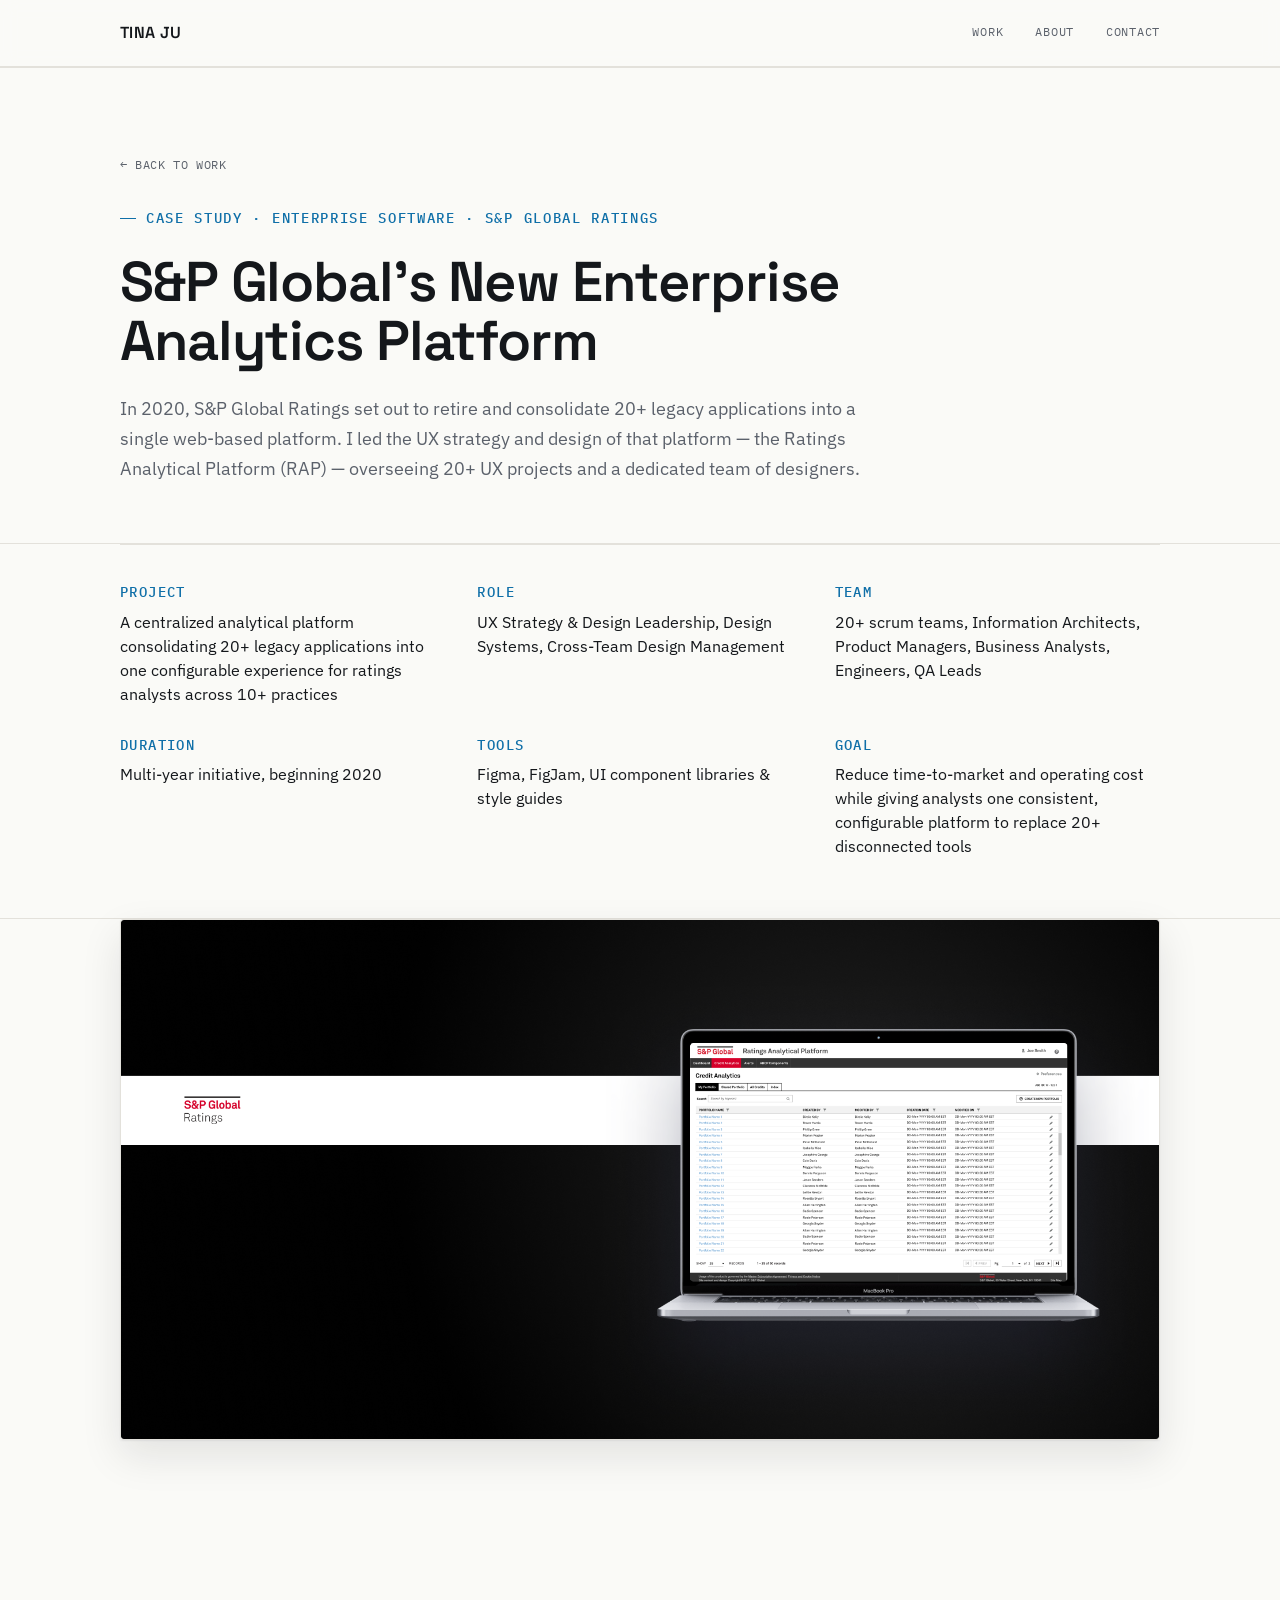
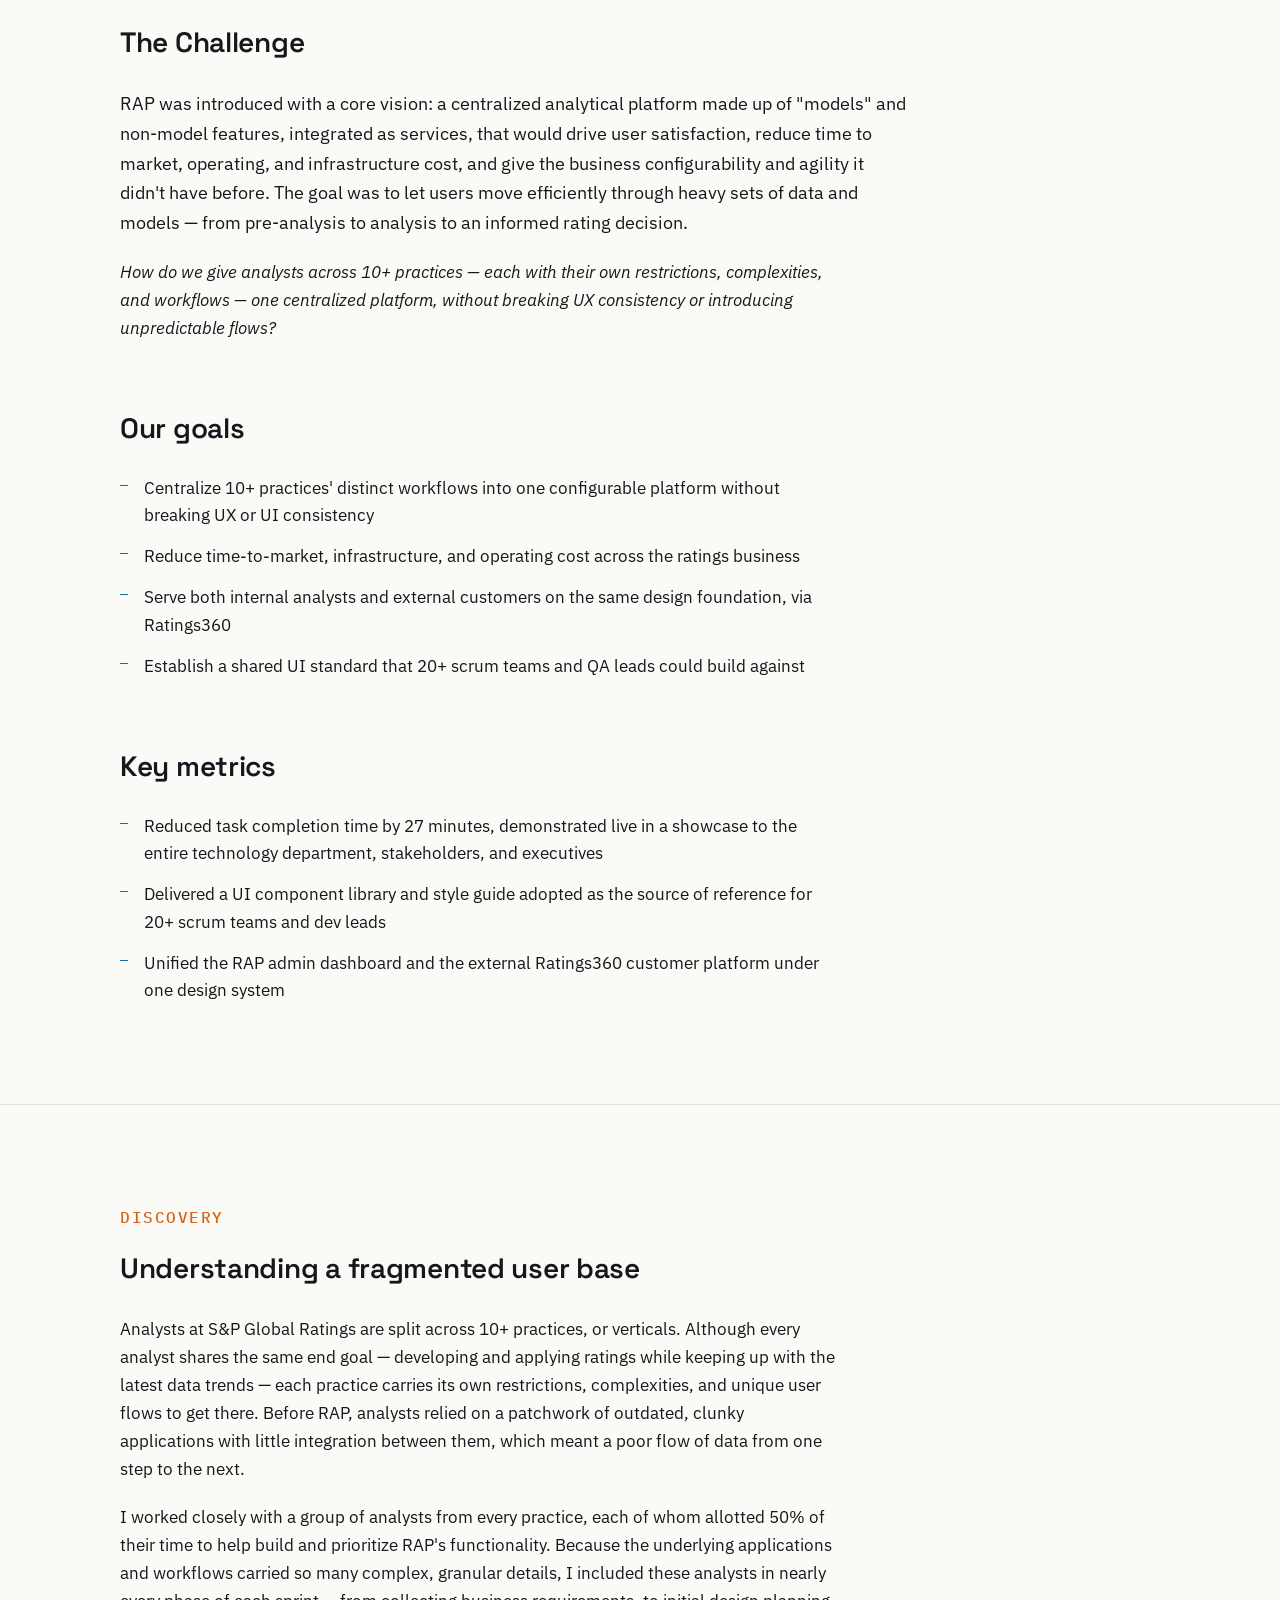
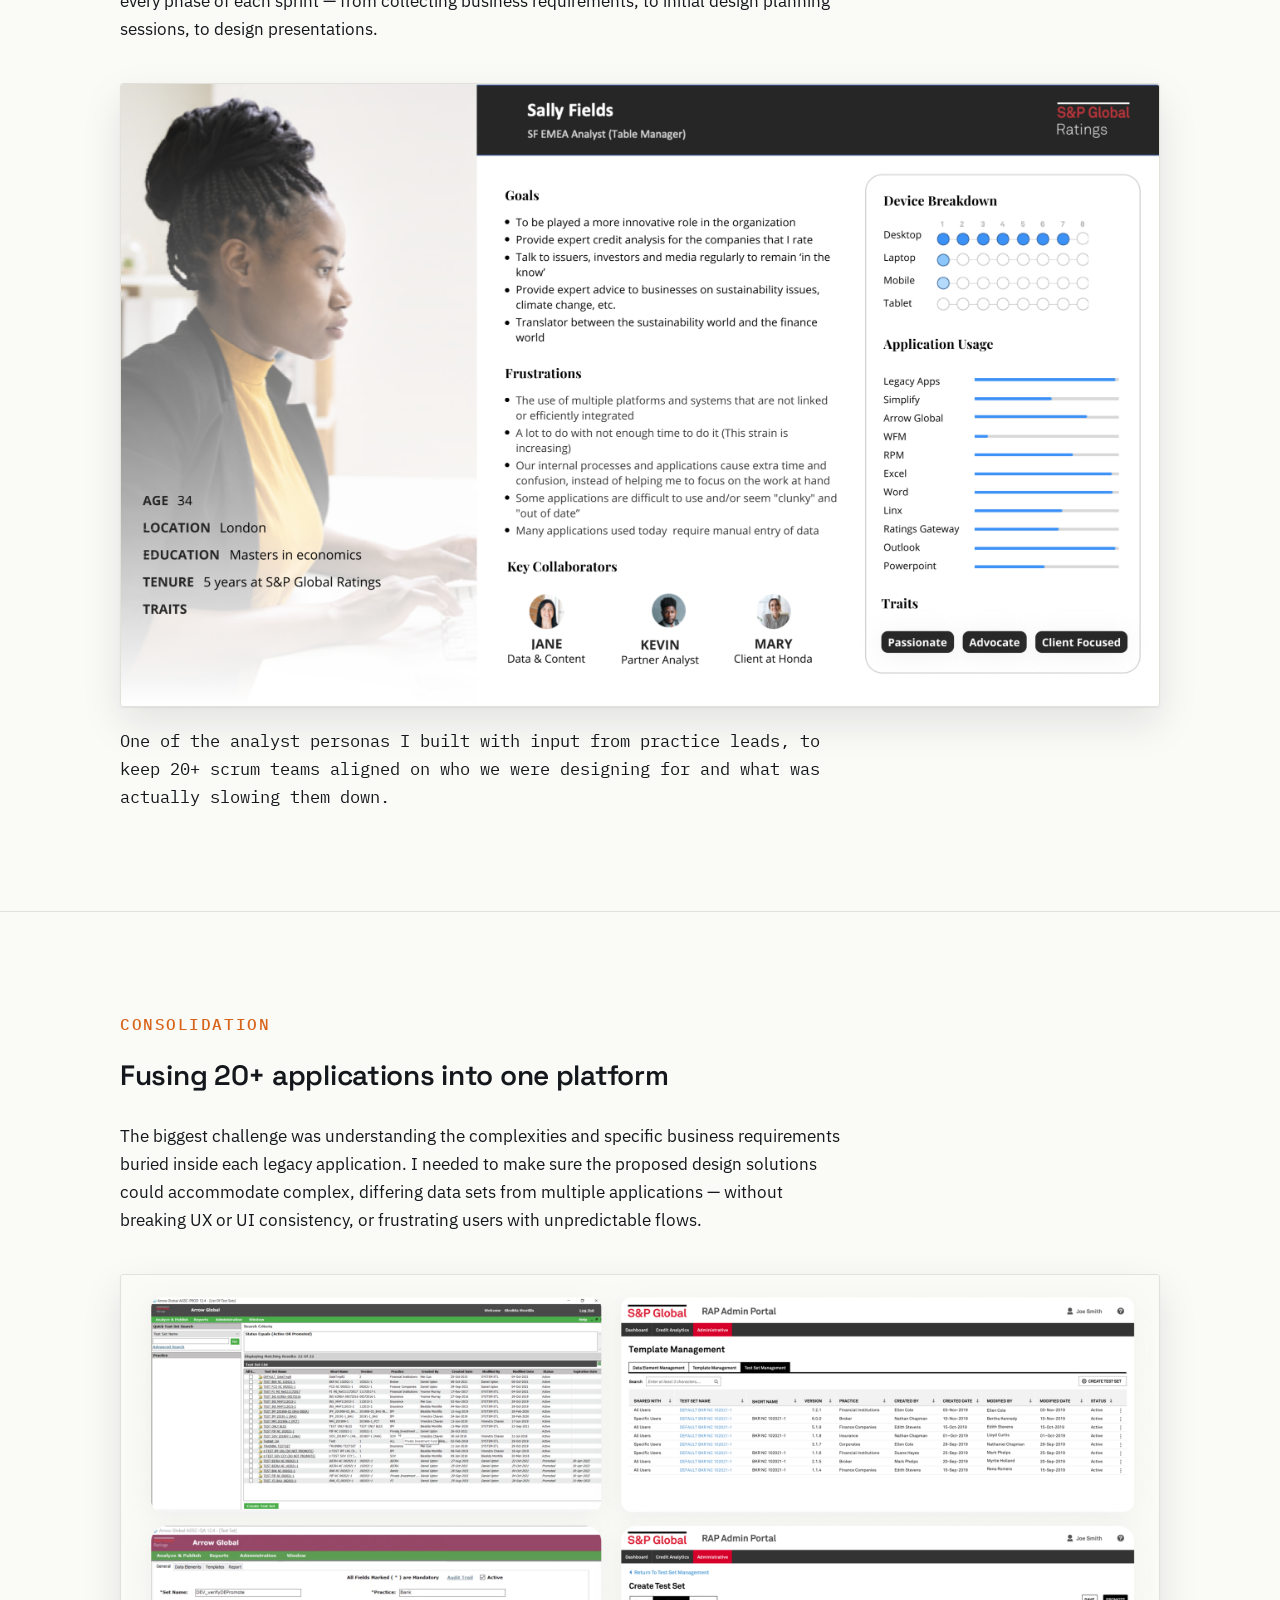
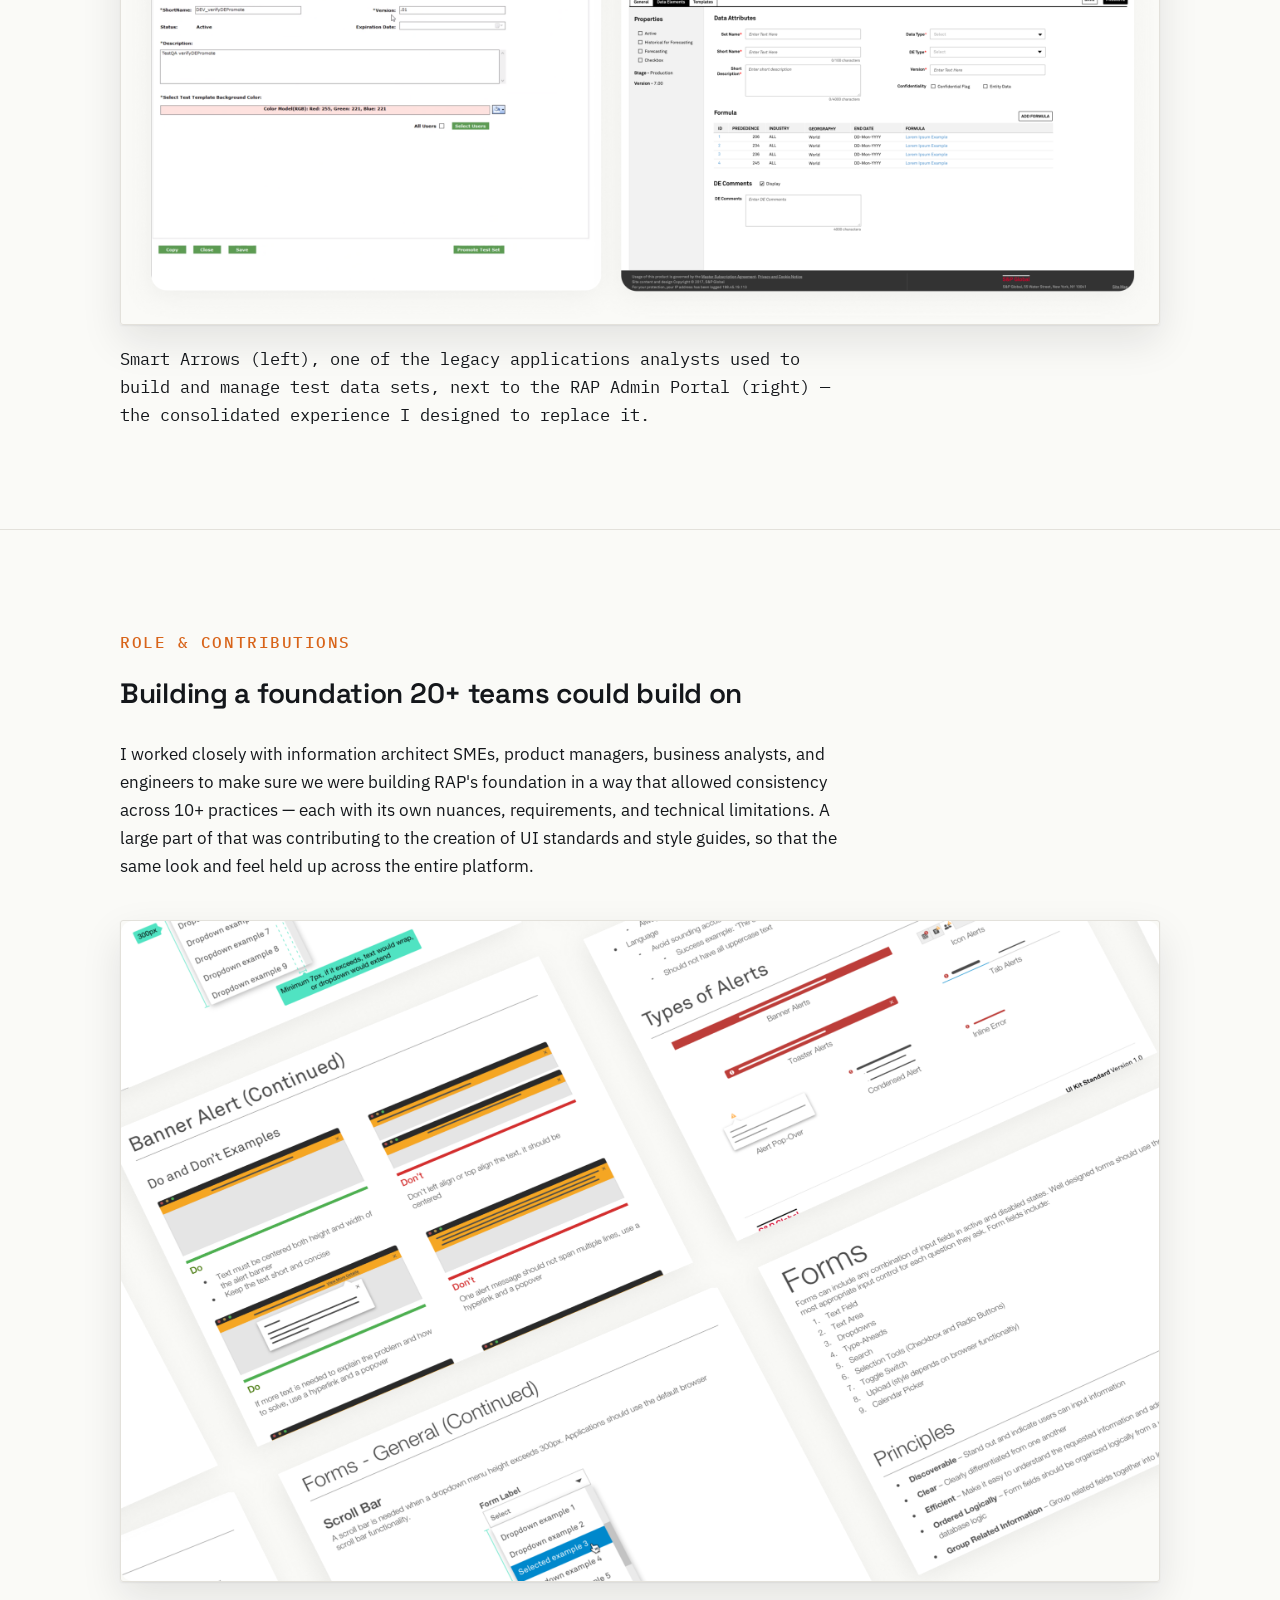
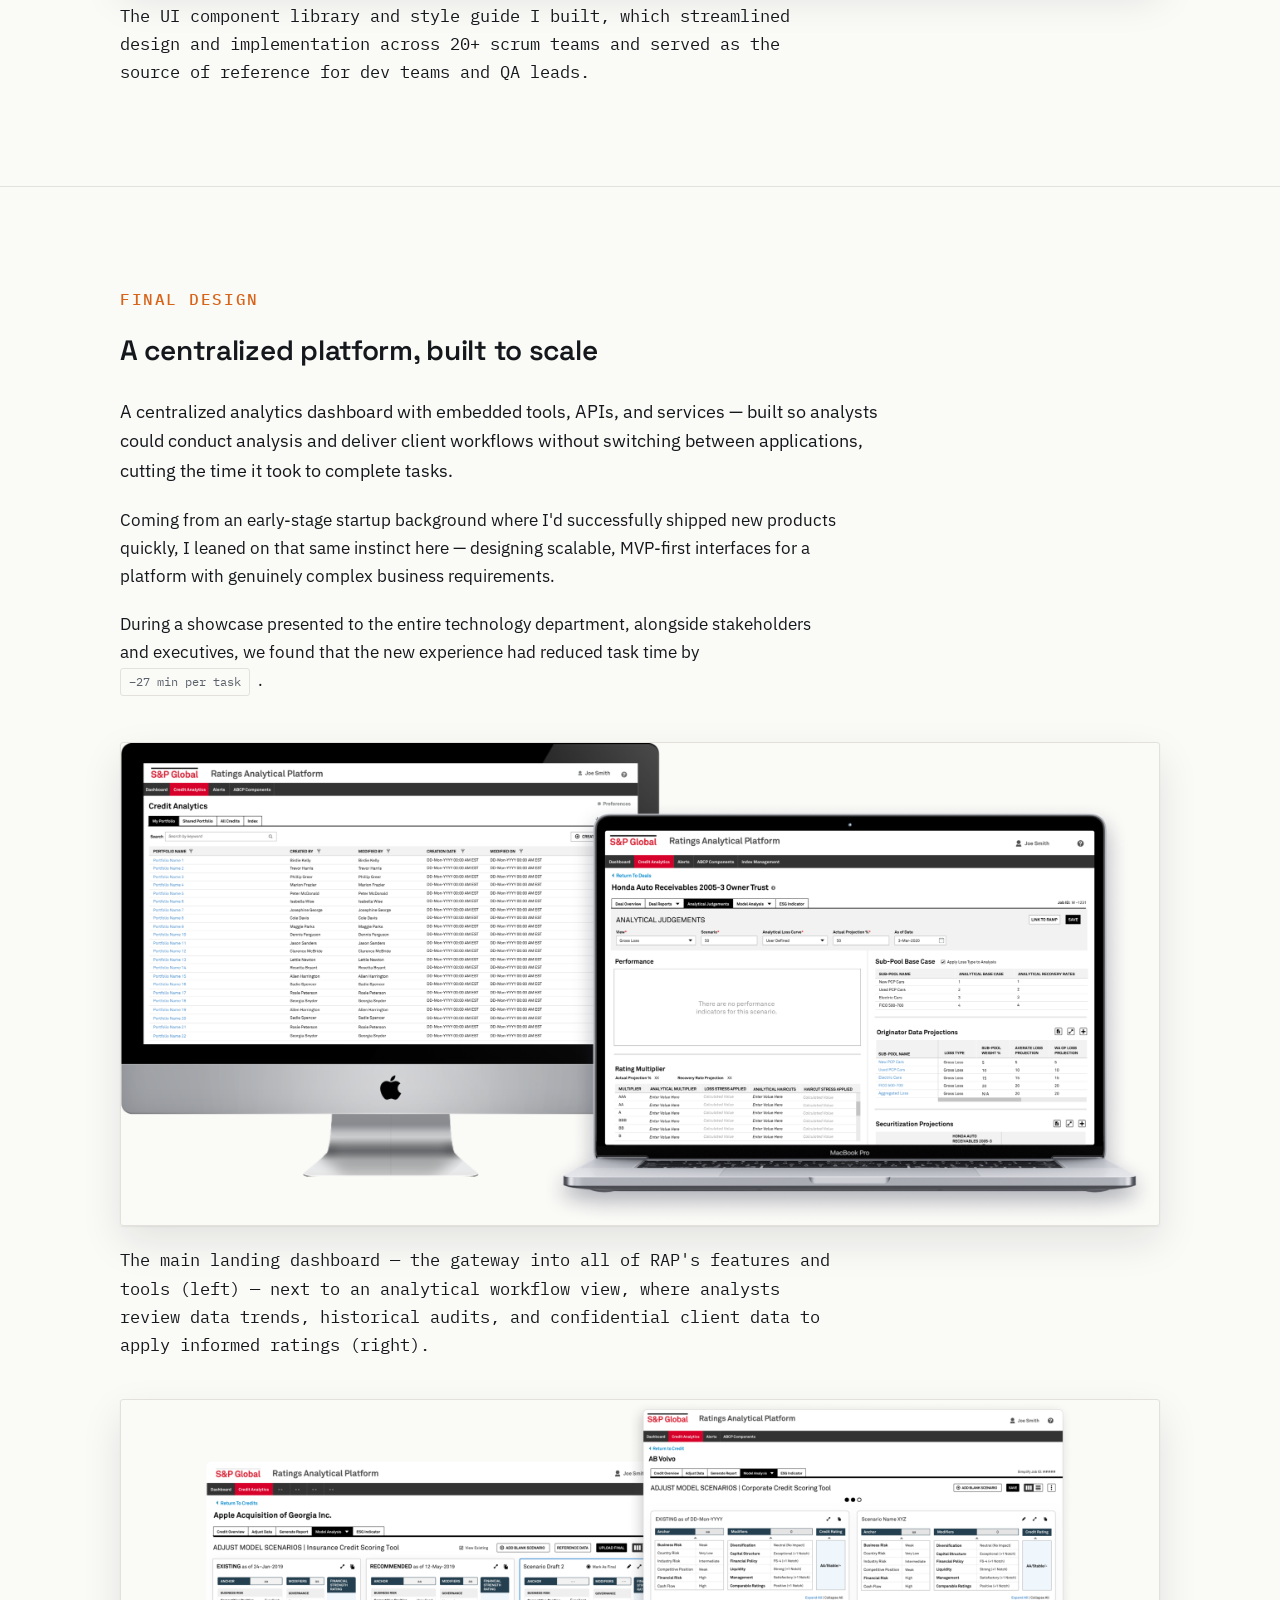
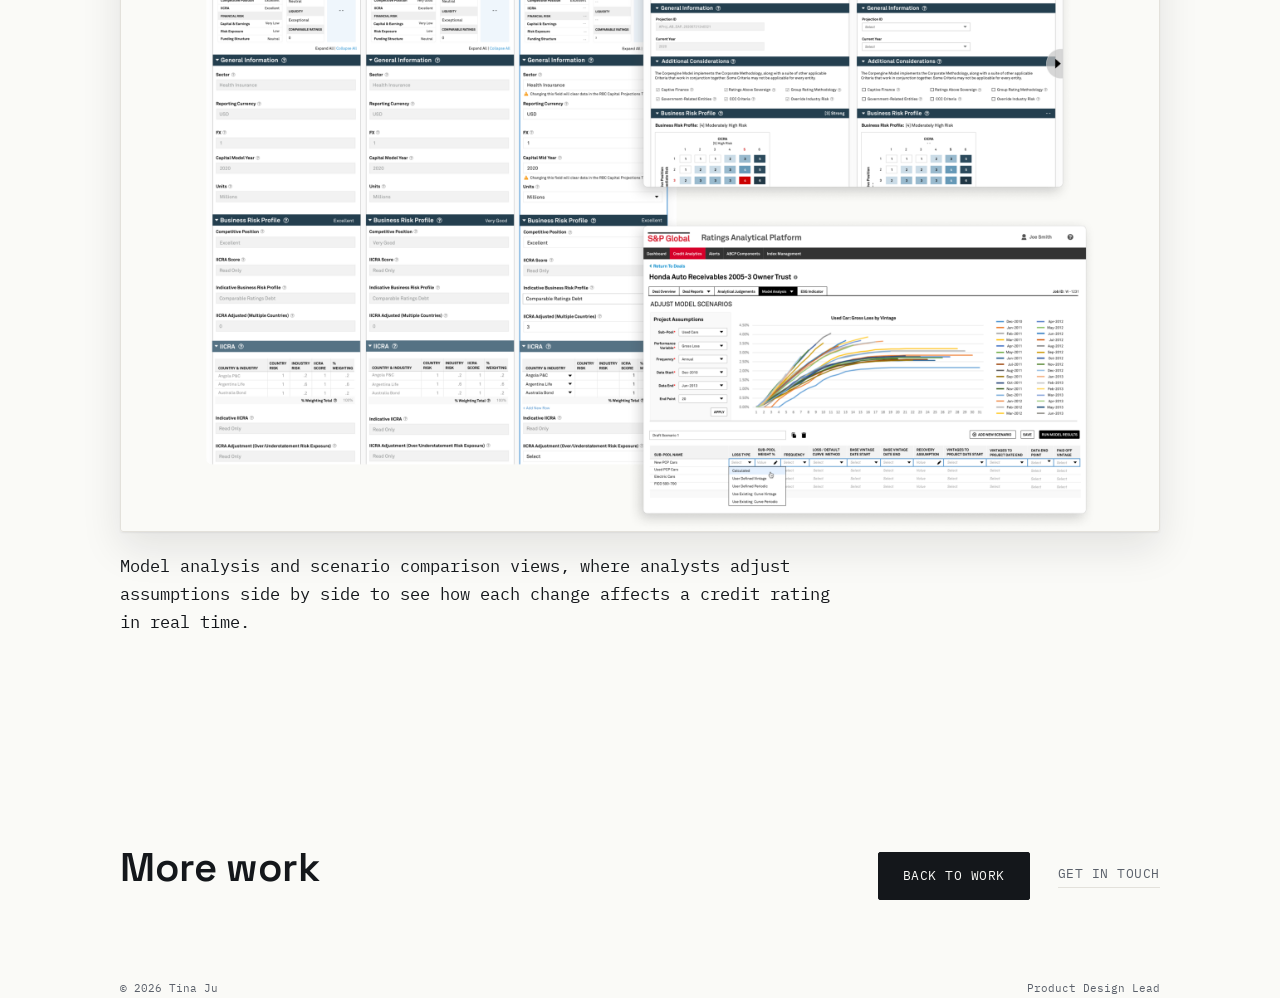
<file: spglobal.html>
<!DOCTYPE html>
<html lang="en">
<head>
<meta charset="UTF-8">
<meta name="viewport" content="width=device-width, initial-scale=1.0">
<title>S&amp;P Global's New Enterprise Analytics Platform — Tina Ju</title>
<meta name="description" content="Case study: leading UX strategy and design to consolidate 20+ legacy applications into one centralized analytical platform for S&P Global Ratings.">
<link rel="canonical" href="https://www.tina-ju.com/spglobal">
<meta property="og:title" content="S&amp;P Global's New Enterprise Analytics Platform — Tina Ju">
<meta property="og:description" content="Leading UX strategy and design to consolidate 20+ legacy applications into one centralized analytical platform for S&P Global Ratings.">
<meta property="og:url" content="https://www.tina-ju.com/spglobal">
<meta property="og:type" content="article">
<link rel="icon" href="data:,">
<link rel="preconnect" href="https://fonts.googleapis.com">
<link rel="preconnect" href="https://fonts.gstatic.com" crossorigin>
<link href="https://fonts.googleapis.com/css2?family=Space+Grotesk:wght@400;500;600;700&family=IBM+Plex+Sans:wght@400;500;600&family=IBM+Plex+Mono:wght@400;500&display=swap" rel="stylesheet">
<link rel="stylesheet" href="styles.css">
<style>
  /* ============ CS HERO ============ */
  #cs-hero{ padding:150px 0 60px; border-top:none; }
  .cs-back{
    font-family:var(--font-mono); font-size:12px; letter-spacing:0.05em;
    text-transform:uppercase; color:var(--slate); display:inline-flex;
    align-items:center; gap:8px; margin-bottom:32px;
    border-bottom:1px solid transparent; transition:color .15s ease, border-color .15s ease;
  }
  .cs-back:hover{ color:var(--ink); border-color:var(--verified); }
  .eyebrow{
    font-family:var(--font-mono); font-size:12px; letter-spacing:0.12em;
    text-transform:uppercase; color:var(--verified);
    display:flex; align-items:center; gap:10px; margin-bottom:22px;
  }
  .eyebrow::before{ content:''; width:16px; height:1px; background:var(--verified); }
  #cs-hero h1{
    font-family:var(--font-display); font-weight:600;
    font-size:clamp(34px, 4.6vw, 56px); line-height:1.06; letter-spacing:-0.02em;
    max-width:20ch;
  }
  .cs-intro{
    font-size:18px; color:var(--slate); max-width:70ch; margin-top:24px; line-height:1.65;
  }

  /* ============ META GRID ============ */
  #cs-meta{ padding-top:0; padding-bottom:60px; }
  .meta-grid{
    display:grid; grid-template-columns:repeat(3, 1fr); gap:28px 32px;
    border-top:1px solid var(--line); padding-top:36px;
  }
  .meta-item .field-label{
    font-family:var(--font-mono); font-size:11px; letter-spacing:0.1em;
    color:var(--verified); margin-bottom:6px;
  }
  .meta-item .field-value{ font-size:15.5px; color:var(--ink); line-height:1.55; }

  /* ============ HERO IMAGE ============ */
  #cs-hero-img{ padding-top:0; padding-bottom:80px; border-bottom:none; }
  .cs-figure{
    border-radius:3px; overflow:hidden; border:1px solid var(--line);
    box-shadow:0 1px 2px rgba(20,23,27,0.06), 0 16px 40px rgba(20,23,27,0.10);
  }
  .cs-figure img{ width:100%; height:auto; display:block; }
  .cs-caption{
    font-family:var(--font-mono); font-size:12.5px; color:var(--slate);
    margin-top:16px; line-height:1.55; max-width:70ch;
  }

  /* ============ CS SECTION ============ */
  .cs-section h2{
    font-family:var(--font-display); font-weight:600; font-size:clamp(22px,2.6vw,28px);
    letter-spacing:-0.01em; margin-bottom:24px;
  }
  .cs-section h3{
    font-family:var(--font-display); font-weight:600; font-size:15px;
    letter-spacing:0.01em; margin-bottom:4px; color:var(--ink);
  }
  .cs-section p{ font-size:16.5px; color:var(--ink); line-height:1.7; max-width:72ch; }
  .cs-section p + p{ margin-top:18px; }
  .cs-section p.lede{ font-size:17.5px; }
  .cs-list{ display:flex; flex-direction:column; gap:14px; max-width:72ch; margin-top:20px; }
  .cs-list li{
    font-size:16.5px; line-height:1.65; color:var(--ink);
    padding-left:24px; position:relative;
  }
  .cs-list li::before{
    content:''; position:absolute; left:0; top:10px; width:8px; height:1px;
    background:var(--verified);
  }
  .cs-list.nested{ margin-top:10px; margin-bottom:0; }
  .cs-block-sub{
    font-family:var(--font-mono); font-size:11px; letter-spacing:0.1em;
    text-transform:uppercase; color:var(--flag); margin-bottom:14px;
  }
  .cs-metric{
    font-family:var(--font-mono); font-size:12px; color:var(--slate);
    border:1px solid var(--line); border-radius:3px; padding:3px 8px; margin-right:8px;
    display:inline-block; margin-bottom:6px;
  }

  /* ============ CTA ============ */
  #cs-cta{ border-bottom:none; padding-bottom:80px; }
  .cs-cta-grid{
    display:flex; justify-content:space-between; align-items:flex-end;
    flex-wrap:wrap; gap:32px;
  }
  #cs-cta h2{
    font-family:var(--font-display); font-weight:600;
    font-size:clamp(28px,3.6vw,40px); letter-spacing:-0.01em; max-width:14ch;
  }
  .cs-cta-actions{ display:flex; gap:28px; align-items:center; flex-wrap:wrap; }

  /* ============ RESPONSIVE ============ */
  @media (max-width: 860px){
    #cs-hero{ padding:130px 0 50px; }
    .meta-grid{ grid-template-columns:repeat(2, 1fr); }
    .cs-cta-grid{ flex-direction:column; align-items:flex-start; }
  }
  @media (max-width: 520px){
    .meta-grid{ grid-template-columns:1fr; }
  }
</style>
</head>
<body>

<header>
  <nav>
    <a href="/" class="nav-name">TINA JU</a>
    <div class="nav-links">
      <a href="/work">Work</a>
      <a href="/about">About</a>
      <a href="/contact">Contact</a>
    </div>
  </nav>
  <div class="cal-track" id="calTrack">
    <div class="cal-fill" id="calFill"></div>
  </div>
</header>

<main>

  <!-- ============ HERO ============ -->
  <section id="cs-hero">
    <div class="wrap">
      <a href="/work" class="cs-back">← Back to work</a>
      <div class="eyebrow">CASE STUDY · ENTERPRISE SOFTWARE · S&amp;P GLOBAL RATINGS</div>
      <h1>S&amp;P Global's New Enterprise Analytics Platform</h1>
      <p class="cs-intro">
        In 2020, S&amp;P Global Ratings set out to retire and consolidate 20+ legacy applications into
        a single web-based platform. I led the UX strategy and design of that platform — the Ratings
        Analytical Platform (RAP) — overseeing 20+ UX projects and a dedicated team of designers.
      </p>
    </div>
  </section>

  <!-- ============ META ============ -->
  <section id="cs-meta">
    <div class="wrap">
      <div class="meta-grid">
        <div class="meta-item">
          <div class="field-label">PROJECT</div>
          <div class="field-value">A centralized analytical platform consolidating 20+ legacy applications into one configurable experience for ratings analysts across 10+ practices</div>
        </div>
        <div class="meta-item">
          <div class="field-label">ROLE</div>
          <div class="field-value">UX Strategy &amp; Design Leadership, Design Systems, Cross-Team Design Management</div>
        </div>
        <div class="meta-item">
          <div class="field-label">TEAM</div>
          <div class="field-value">20+ scrum teams, Information Architects, Product Managers, Business Analysts, Engineers, QA Leads</div>
        </div>
        <div class="meta-item">
          <div class="field-label">DURATION</div>
          <div class="field-value">Multi-year initiative, beginning 2020</div>
        </div>
        <div class="meta-item">
          <div class="field-label">TOOLS</div>
          <div class="field-value">Figma, FigJam, UI component libraries &amp; style guides</div>
        </div>
        <div class="meta-item">
          <div class="field-label">GOAL</div>
          <div class="field-value">Reduce time-to-market and operating cost while giving analysts one consistent, configurable platform to replace 20+ disconnected tools</div>
        </div>
      </div>
    </div>
  </section>

  <!-- ============ HERO IMAGE ============ -->
  <section id="cs-hero-img">
    <div class="wrap">
      <figure class="cs-figure">
        <img src="images/spglobal/hero-spg.png" alt="RAP Ratings Analytical Platform overview" loading="lazy">
      </figure>
    </div>
  </section>

  <!-- ============ THE CHALLENGE ============ -->
  <section class="cs-section">
    <div class="wrap">
      <h2>The Challenge</h2>
      <p class="lede">
        RAP was introduced with a core vision: a centralized analytical platform made up of "models"
        and non-model features, integrated as services, that would drive user satisfaction, reduce
        time to market, operating, and infrastructure cost, and give the business configurability and
        agility it didn't have before. The goal was to let users move efficiently through heavy sets
        of data and models — from pre-analysis to analysis to an informed rating decision.
      </p>
      <p style="font-style:italic;">
        How do we give analysts across 10+ practices — each with their own restrictions, complexities,
        and workflows — one centralized platform, without breaking UX consistency or introducing
        unpredictable flows?
      </p>

      <h2>Our goals</h2>
      <ul class="cs-list">
        <li>Centralize 10+ practices' distinct workflows into one configurable platform without breaking UX or UI consistency</li>
        <li>Reduce time-to-market, infrastructure, and operating cost across the ratings business</li>
        <li>Serve both internal analysts and external customers on the same design foundation, via Ratings360</li>
        <li>Establish a shared UI standard that 20+ scrum teams and QA leads could build against</li>
      </ul>

      <h2>Key metrics</h2>
      <ul class="cs-list">
        <li>Reduced task completion time by 27 minutes, demonstrated live in a showcase to the entire technology department, stakeholders, and executives</li>
        <li>Delivered a UI component library and style guide adopted as the source of reference for 20+ scrum teams and dev leads</li>
        <li>Unified the RAP admin dashboard and the external Ratings360 customer platform under one design system</li>
      </ul>
    </div>
  </section>

  <!-- ============ DISCOVERY ============ -->
  <section class="cs-section">
    <div class="wrap">
      <div class="cs-block-sub">Discovery</div>
      <h2>Understanding a fragmented user base</h2>
      <p>
        Analysts at S&amp;P Global Ratings are split across 10+ practices, or verticals. Although every
        analyst shares the same end goal — developing and applying ratings while keeping up with the
        latest data trends — each practice carries its own restrictions, complexities, and unique user
        flows to get there. Before RAP, analysts relied on a patchwork of outdated, clunky applications
        with little integration between them, which meant a poor flow of data from one step to the next.
      </p>
      <p>
        I worked closely with a group of analysts from every practice, each of whom allotted 50% of
        their time to help build and prioritize RAP's functionality. Because the underlying applications
        and workflows carried so many complex, granular details, I included these analysts in nearly
        every phase of each sprint — from collecting business requirements, to initial design planning
        sessions, to design presentations.
      </p>

      <figure class="cs-figure">
        <img src="images/spglobal/01-persona.png" alt="Ratings analyst persona: Sally Fields, SF EMEA Analyst" loading="lazy">
      </figure>
      <p class="cs-caption">One of the analyst personas I built with input from practice leads, to keep 20+ scrum teams aligned on who we were designing for and what was actually slowing them down.</p>
    </div>
  </section>

  <!-- ============ FUSING MULTIPLE APPLICATIONS ============ -->
  <section class="cs-section">
    <div class="wrap">
      <div class="cs-block-sub">Consolidation</div>
      <h2>Fusing 20+ applications into one platform</h2>
      <p>
        The biggest challenge was understanding the complexities and specific business requirements
        buried inside each legacy application. I needed to make sure the proposed design solutions
        could accommodate complex, differing data sets from multiple applications — without breaking
        UX or UI consistency, or frustrating users with unpredictable flows.
      </p>

      <figure class="cs-figure">
        <img src="images/spglobal/02-group24.png" alt="Smart Arrows legacy application compared with the RAP Admin Portal" loading="lazy">
      </figure>
      <p class="cs-caption">Smart Arrows (left), one of the legacy applications analysts used to build and manage test data sets, next to the RAP Admin Portal (right) — the consolidated experience I designed to replace it.</p>
    </div>
  </section>

  <!-- ============ ROLE & CONTRIBUTIONS ============ -->
  <section class="cs-section">
    <div class="wrap">
      <div class="cs-block-sub">Role &amp; contributions</div>
      <h2>Building a foundation 20+ teams could build on</h2>
      <p>
        I worked closely with information architect SMEs, product managers, business analysts, and
        engineers to make sure we were building RAP's foundation in a way that allowed consistency
        across 10+ practices — each with its own nuances, requirements, and technical limitations. A
        large part of that was contributing to the creation of UI standards and style guides, so that
        the same look and feel held up across the entire platform.
      </p>

      <figure class="cs-figure">
        <img src="images/spglobal/03-group31.png" alt="RAP UI component library and style guide" loading="lazy">
      </figure>
      <p class="cs-caption">The UI component library and style guide I built, which streamlined design and implementation across 20+ scrum teams and served as the source of reference for dev teams and QA leads.</p>
    </div>
  </section>

  <!-- ============ FINAL DESIGN ============ -->
  <section class="cs-section" style="border-bottom:none;">
    <div class="wrap">
      <div class="cs-block-sub">Final design</div>
      <h2>A centralized platform, built to scale</h2>
      <p class="lede">
        A centralized analytics dashboard with embedded tools, APIs, and services — built so analysts
        could conduct analysis and deliver client workflows without switching between applications,
        cutting the time it took to complete tasks.
      </p>
      <p>
        Coming from an early-stage startup background where I'd successfully shipped new products
        quickly, I leaned on that same instinct here — designing scalable, MVP-first interfaces for a
        platform with genuinely complex business requirements.
      </p>
      <p>
        During a showcase presented to the entire technology department, alongside stakeholders and
        executives, we found that the new experience had reduced task time by
        <span class="cs-metric">−27 min per task</span>.
      </p>

      <figure class="cs-figure">
        <img src="images/spglobal/04-group21.png" alt="RAP main landing dashboard and analytical workflow view" loading="lazy">
      </figure>
      <p class="cs-caption">The main landing dashboard — the gateway into all of RAP's features and tools (left) — next to an analytical workflow view, where analysts review data trends, historical audits, and confidential client data to apply informed ratings (right).</p>

      <figure class="cs-figure">
        <img src="images/spglobal/05-model-adjustments.png" alt="RAP model analysis and scenario comparison views" loading="lazy">
      </figure>
      <p class="cs-caption">Model analysis and scenario comparison views, where analysts adjust assumptions side by side to see how each change affects a credit rating in real time.</p>
    </div>
  </section>

  <!-- ============ CTA ============ -->
  <section id="cs-cta">
    <div class="wrap cs-cta-grid">
      <h2>More work</h2>
      <div class="cs-cta-actions">
        <a href="/work" class="btn">Back to work</a>
        <a href="/contact" class="btn-ghost">Get in touch</a>
      </div>
    </div>
  </section>

</main>

<footer class="wrap">
  <span>© 2026 Tina Ju</span>
  <span>Product Design Lead</span>
</footer>

<script>
  const track = document.getElementById('calTrack');
  const fill = document.getElementById('calFill');

  function updateFill(){
    const docHeight = document.documentElement.scrollHeight - window.innerHeight;
    const pct = docHeight > 0 ? (window.scrollY / docHeight) * 100 : 0;
    fill.style.width = Math.min(pct, 100) + '%';
  }

  window.addEventListener('scroll', updateFill, { passive:true });
  window.addEventListener('resize', updateFill);
  window.addEventListener('load', updateFill);
</script>
<script src="case-study.js"></script>

</body>
</html>
</file>
<file: styles.css>
/* ============ TOKENS ============ */
:root{
  --paper: #FAFAF7;
  --paper-dim: #F2F1EC;
  --ink: #14171B;
  --slate: #5B616B;
  --line: #E3E1DB;
  --verified: #0F6FA8;   /* primary accent — calibrated / confirmed */
  --verified-light: #5FCBEC;
  --verified-deep: #0A4E85;
  --verified-grad: linear-gradient(120deg, var(--verified-light), var(--verified) 50%, var(--verified-deep) 100%);
  --verified-10: rgba(15,111,168,0.10);
  --flag: #D8641A;       /* secondary accent — used sparingly */
  --font-display: 'Space Grotesk', sans-serif;
  --font-body: 'IBM Plex Sans', sans-serif;
  --font-mono: 'IBM Plex Mono', monospace;
  --container: 1120px;
}

*{ box-sizing:border-box; margin:0; padding:0; }
html{ scroll-behavior:smooth; }
body{
  background:var(--paper);
  color:var(--ink);
  font-family:var(--font-body);
  font-size:17px;
  line-height:1.6;
  -webkit-font-smoothing:antialiased;
}
img,svg{ display:block; max-width:100%; }
a{ color:inherit; text-decoration:none; }
ul{ list-style:none; }

.wrap{ max-width:var(--container); margin:0 auto; padding:0 40px; }

::selection{ background:var(--verified); color:var(--paper); }

a:focus-visible, button:focus-visible{
  outline:2px solid var(--verified);
  outline-offset:3px;
  border-radius:2px;
}

@media (prefers-reduced-motion: reduce){
  html{ scroll-behavior:auto; }
  *{ animation-duration:0.01ms !important; animation-iteration-count:1 !important; transition-duration:0.01ms !important; scroll-behavior:auto !important; }
}

/* ============ NAV + CALIBRATION BAR ============ */
header{
  position:fixed; top:0; left:0; right:0; z-index:50;
  background:rgba(250,250,247,0.88);
  backdrop-filter:blur(8px);
  -webkit-backdrop-filter:blur(8px);
}
nav{
  display:flex; align-items:center; justify-content:space-between;
  max-width:var(--container); margin:0 auto; padding:20px 40px;
}
.nav-name{
  font-family:var(--font-display); font-weight:600; font-size:16px;
  letter-spacing:0.02em; display:flex; align-items:center; gap:8px;
  user-select:none;
}
.nav-name .word{ position:relative; display:inline-flex; overflow:visible; }
.nav-name.recalibrating .word{ animation:word-flicker .55s ease-out; }
@keyframes word-flicker{
  0%{ filter:brightness(1); }
  12%{ filter:brightness(1.7); }
  20%{ filter:brightness(0.95); }
  36%{ filter:brightness(1.4); }
  55%{ filter:brightness(1); }
  100%{ filter:brightness(1); }
}
.nav-name .nl{ display:inline-block; }
.nav-name.recalibrating .nl{
  animation:letter-flow .6s cubic-bezier(.34,1.56,.64,1) both;
  animation-delay:calc(var(--i) * 42ms);
}
@keyframes letter-flow{
  0%{ transform:translateY(0) scale(1); filter:blur(0); opacity:1; color:var(--ink); }
  30%{ transform:translateY(7px) scale(0.82); filter:blur(2.5px); opacity:.3; color:var(--verified); }
  100%{ transform:translateY(0) scale(1); filter:blur(0); opacity:1; color:var(--ink); }
}
.nav-scan{
  position:absolute; top:-3px; bottom:-3px; left:0; width:2px;
  background:linear-gradient(180deg, transparent, var(--verified-light) 30%, var(--verified) 55%, var(--verified-deep) 75%, transparent);
  opacity:0; pointer-events:none;
}
.nav-name.recalibrating .nav-scan{ animation:nav-sweep .62s cubic-bezier(.65,0,.35,1); }
@keyframes nav-sweep{
  0%{ opacity:1; left:-6%; }
  88%{ opacity:1; }
  100%{ left:104%; opacity:0; }
}
.nav-name .bolt-mark{
  position:relative; width:14px; height:14px;
  display:inline-flex; align-items:center; justify-content:center;
  transform:rotate(-4deg); margin-left:1px;
}
.nav-name .bolt-mark svg{
  width:100%; height:100%; fill:url(#brandGrad); transition:transform .15s ease;
}
.nav-name:hover .bolt-mark svg{ transform:scale(1.15); }
.nav-name .bolt-mark::after{
  content:''; position:absolute; inset:-9px; border-radius:50%;
  background:radial-gradient(circle, var(--verified-light) 0%, var(--verified-10) 55%, transparent 75%);
  opacity:0; transform:scale(0.3);
}
.nav-name.recalibrating .bolt-mark svg{ animation:bolt-strike .55s cubic-bezier(.34,1.56,.64,1); }
.nav-name.recalibrating .bolt-mark::after{ animation:flash-burst .55s ease-out; }
@keyframes bolt-strike{
  0%{ transform:rotate(-4deg) scale(1); filter:drop-shadow(0 0 0 transparent); }
  12%{ transform:rotate(6deg) scale(1.35); filter:drop-shadow(0 0 6px var(--verified-light)); }
  24%{ transform:rotate(-10deg) scale(0.9); filter:drop-shadow(0 0 2px transparent); }
  36%{ transform:rotate(4deg) scale(1.2); filter:drop-shadow(0 0 5px var(--verified-light)); }
  55%{ transform:rotate(-4deg) scale(1); filter:drop-shadow(0 0 0 transparent); }
  100%{ transform:rotate(-4deg) scale(1); filter:drop-shadow(0 0 0 transparent); }
}
@keyframes flash-burst{
  0%{ opacity:0; transform:scale(0.3); }
  15%{ opacity:.9; transform:scale(1.1); }
  100%{ opacity:0; transform:scale(2.1); }
}
.nav-links{ display:flex; gap:32px; }
.nav-links a{
  font-family:var(--font-mono); font-size:12px; letter-spacing:0.06em;
  text-transform:uppercase; color:var(--slate);
  padding-bottom:2px; border-bottom:1px solid transparent;
  transition:color .15s ease, border-color .15s ease;
}
.nav-links a:hover, .nav-links a.active{ color:var(--ink); border-color:var(--verified); }

.cal-track{
  position:relative; height:2px; background:var(--line);
}
.cal-fill{
  position:absolute; top:0; left:0; height:100%;
  background:var(--verified); width:0%;
  transition:width .08s linear;
}
.cal-tick{
  position:absolute; top:-2px; width:1px; height:6px; background:var(--ink);
  opacity:.35;
}

/* ============ SECTION SHELL ============ */
section{ padding:100px 0; border-bottom:1px solid var(--line); }
.section-head{
  display:flex; justify-content:space-between; align-items:flex-end;
  margin-bottom:64px; gap:24px; flex-wrap:wrap;
}
.section-head h2{
  font-family:var(--font-display); font-weight:600; font-size:clamp(28px,3.4vw,38px);
  letter-spacing:-0.01em;
}
.section-note{
  font-family:var(--font-mono); font-size:12px; color:var(--slate);
  max-width:34ch; text-align:right;
}

/* ============ BUTTONS ============ */
.btn{
  font-family:var(--font-mono); font-size:13px; letter-spacing:0.04em;
  text-transform:uppercase; padding:13px 24px;
  background:var(--ink); color:var(--paper);
  border:1px solid var(--ink); border-radius:2px;
  display:inline-block;
  transition:background .15s ease, color .15s ease;
}
.btn:hover{ background:transparent; color:var(--ink); }
.btn-ghost{
  font-family:var(--font-mono); font-size:13px; letter-spacing:0.04em;
  text-transform:uppercase; color:var(--slate);
  border-bottom:1px solid var(--line); padding-bottom:2px;
  transition:color .15s ease, border-color .15s ease;
}
.btn-ghost:hover{ color:var(--ink); border-color:var(--verified); }

/* placeholder-content flag (visible in code + on page so it's easy to find) */
.todo{ background:var(--verified-10); border-radius:2px; padding:0 4px; }

footer{
  padding:28px 0; display:flex; justify-content:space-between;
  font-family:var(--font-mono); font-size:11px; color:var(--slate);
  flex-wrap:wrap; gap:12px;
}

/* ============ IMAGE LIGHTBOX (case studies) ============ */
.zoomable-wrap{
  position:relative;
  cursor:zoom-in;
  border-radius:3px;
  overflow:hidden;
}
.zoomable-wrap img{ display:block; width:100%; height:auto; }
.zoomable-overlay{
  position:absolute; inset:0;
  background:rgba(20,23,27,0.5);
  display:flex; align-items:center; justify-content:center; gap:8px;
  color:var(--paper);
  font-family:var(--font-mono); font-size:12.5px; letter-spacing:0.08em;
  text-transform:uppercase;
  opacity:0;
  transition:opacity .2s ease;
}
.zoomable-overlay svg{ width:16px; height:16px; flex-shrink:0; }
.zoomable-wrap:hover .zoomable-overlay,
.zoomable-wrap:focus-visible .zoomable-overlay{ opacity:1; }

.lightbox{
  position:fixed; inset:0; z-index:200;
  background:rgba(15,17,20,0.94);
  display:flex; align-items:center; justify-content:center;
  padding:56px;
  opacity:0; visibility:hidden;
  transition:opacity .2s ease;
  cursor:zoom-out;
}
.lightbox.is-open{ opacity:1; visibility:visible; }
.lightbox img{
  max-width:100%; max-height:100%;
  border-radius:3px;
  box-shadow:0 24px 64px rgba(0,0,0,0.45);
}
.lightbox-close{
  position:absolute; top:24px; right:28px;
  width:40px; height:40px;
  border:1px solid rgba(250,250,247,0.25); border-radius:50%;
  background:rgba(250,250,247,0.06);
  color:var(--paper);
  font-family:var(--font-mono); font-size:18px; line-height:1;
  display:flex; align-items:center; justify-content:center;
  cursor:pointer;
  transition:background .15s ease, border-color .15s ease;
}
.lightbox-close:hover{ background:rgba(250,250,247,0.14); border-color:var(--verified); }

@media (max-width: 620px){
  .lightbox{ padding:24px; }
  .zoomable-overlay{ font-size:11px; }
}

/* ============ RESPONSIVE (shared) ============ */
@media (max-width: 860px){
  .wrap, nav{ padding-left:24px; padding-right:24px; }
  section{ padding:72px 0; }
  .nav-links{ gap:18px; }
}
@media (max-width: 520px){
  .nav-links a{ font-size:10.5px; }
}

/* ---- Mono label weight ----
   The small uppercase mono kickers (section labels, eyebrows, field labels,
   card/step numbers, table heads) were too light to read at 11–12px.
   Applied globally so every case study picks it up. Plex Mono 500 is loaded. */
.eyebrow, .gate-eyebrow, .cs-block-sub, .feat-kicker, .feat-step,
.field-label, .shot-label, .card-label, .cap-num, .stage-num,
.ba-label, .edge-label, .task-row.head{
  font-weight:500;
}

/* Mono labels at a fixed 14px (each page sets its own size inline,
   so this needs !important to win the cascade). */
.eyebrow, .gate-eyebrow, .cs-block-sub, .feat-kicker, .feat-step,
.field-label, .shot-label, .card-label, .cap-num, .stage-num,
.ba-label, .edge-label, .task-row.head{
  font-size:14px !important;
}

/* ============ CASE STUDY VERTICAL RHYTHM ============
   One spacing scale for every case study, applied to the direct children of
   a section's .wrap. Baseline: any block that follows another gets 32px.
   Tighter pairs (a heading and the copy under it, paragraph runs, a figure
   and its caption) and looser ones (a new heading mid-section, a figure or
   table after prose) are the only exceptions. Pages must not set margin-top
   inline on these children — that would override the scale. */
:root{
  --cs-gap-tight:20px;   /* paragraph after paragraph */
  --cs-gap-base:32px;    /* minimum between any two blocks */
  --cs-gap-block:40px;   /* figures, tables, grids, quotes after prose */
  --cs-gap-h3:56px;      /* new sub-heading mid-section */
  --cs-gap-h2:64px;      /* new heading mid-section */
}
.cs-section .wrap > * + *{ margin-top:var(--cs-gap-base); }

/* Headings: the copy directly under a heading sits close to it */
.cs-section .wrap > h2{ margin-bottom:0; }
.cs-section .wrap > h2 + *{ margin-top:24px; }
.cs-section .wrap > h3{ font-size:16.5px; margin-bottom:0; }
.cs-section .wrap > h3 + *{ margin-top:14px; }
.cs-section .wrap > .cs-block-sub{ margin-bottom:0; }
.cs-section .wrap > .cs-block-sub + *{ margin-top:16px; }

/* New headings mid-section get the most room */
.cs-section .wrap > * + h2{ margin-top:var(--cs-gap-h2); }
.cs-section .wrap > * + h3{ margin-top:var(--cs-gap-h3); }
.cs-section .wrap > * + .cs-block-sub{ margin-top:var(--cs-gap-h2); }

/* Prose runs */
.cs-section .wrap > p + p{ margin-top:var(--cs-gap-tight); }
.cs-section .wrap > p + .cs-list,
.cs-section .wrap > p + .cs-stage-list{ margin-top:24px; }
.cs-section .wrap > .cs-quote + .cs-quote{ margin-top:24px; }

/* Visual blocks after prose */
.cs-section .wrap > * + .cs-figure,
.cs-section .wrap > * + .task-table,
.cs-section .wrap > * + .cap-grid,
.cs-section .wrap > * + .shot-grid,
.cs-section .wrap > * + .stage-grid,
.cs-section .wrap > * + .ba-grid,
.cs-section .wrap > * + .stat-table,
.cs-section .wrap > * + .metrics-panel,
.cs-section .wrap > * + .timeline,
.cs-section .wrap > * + .cs-quote,
.cs-section .wrap > * + .soon-panel,
.cs-section .wrap > * + .zoomable-wrap,
.cs-section .wrap > * + .edge-case{ margin-top:var(--cs-gap-block); }

/* A caption belongs to its figure */
.cs-section .wrap > .cs-figure + .cs-caption,
.cs-section .wrap > .shot-grid + .cs-caption,
.cs-section .wrap > .zoomable-wrap + .cs-caption,
.cs-section .wrap > .ba-grid + .cs-caption{ margin-top:20px; }
.cs-section .wrap > .cs-block-sub + .zoomable-wrap,
.cs-section .wrap > .cs-block-sub + .cs-figure{ margin-top:20px; }

/* A caption ends a figure; whatever follows starts fresh */
.cs-section .wrap > .cs-caption + p{ margin-top:var(--cs-gap-base); }

/* Feature rows keep their own, larger rhythm */
.cs-section .wrap > .feat,
.cs-section .wrap > .feat-divider{ margin-top:56px; }

@media (max-width: 860px){
  :root{ --cs-gap-h3:44px; --cs-gap-h2:52px; }
  .cs-section .wrap > .feat,
  .cs-section .wrap > .feat-divider{ margin-top:44px; }
}
.cs-section .wrap > .cs-block-sub + h3{ margin-top:10px; }

/* Section kickers (orange): a touch larger, tighter tracking */
.cs-block-sub{ font-size:15.5px !important; letter-spacing:0.06em; }
</file>
